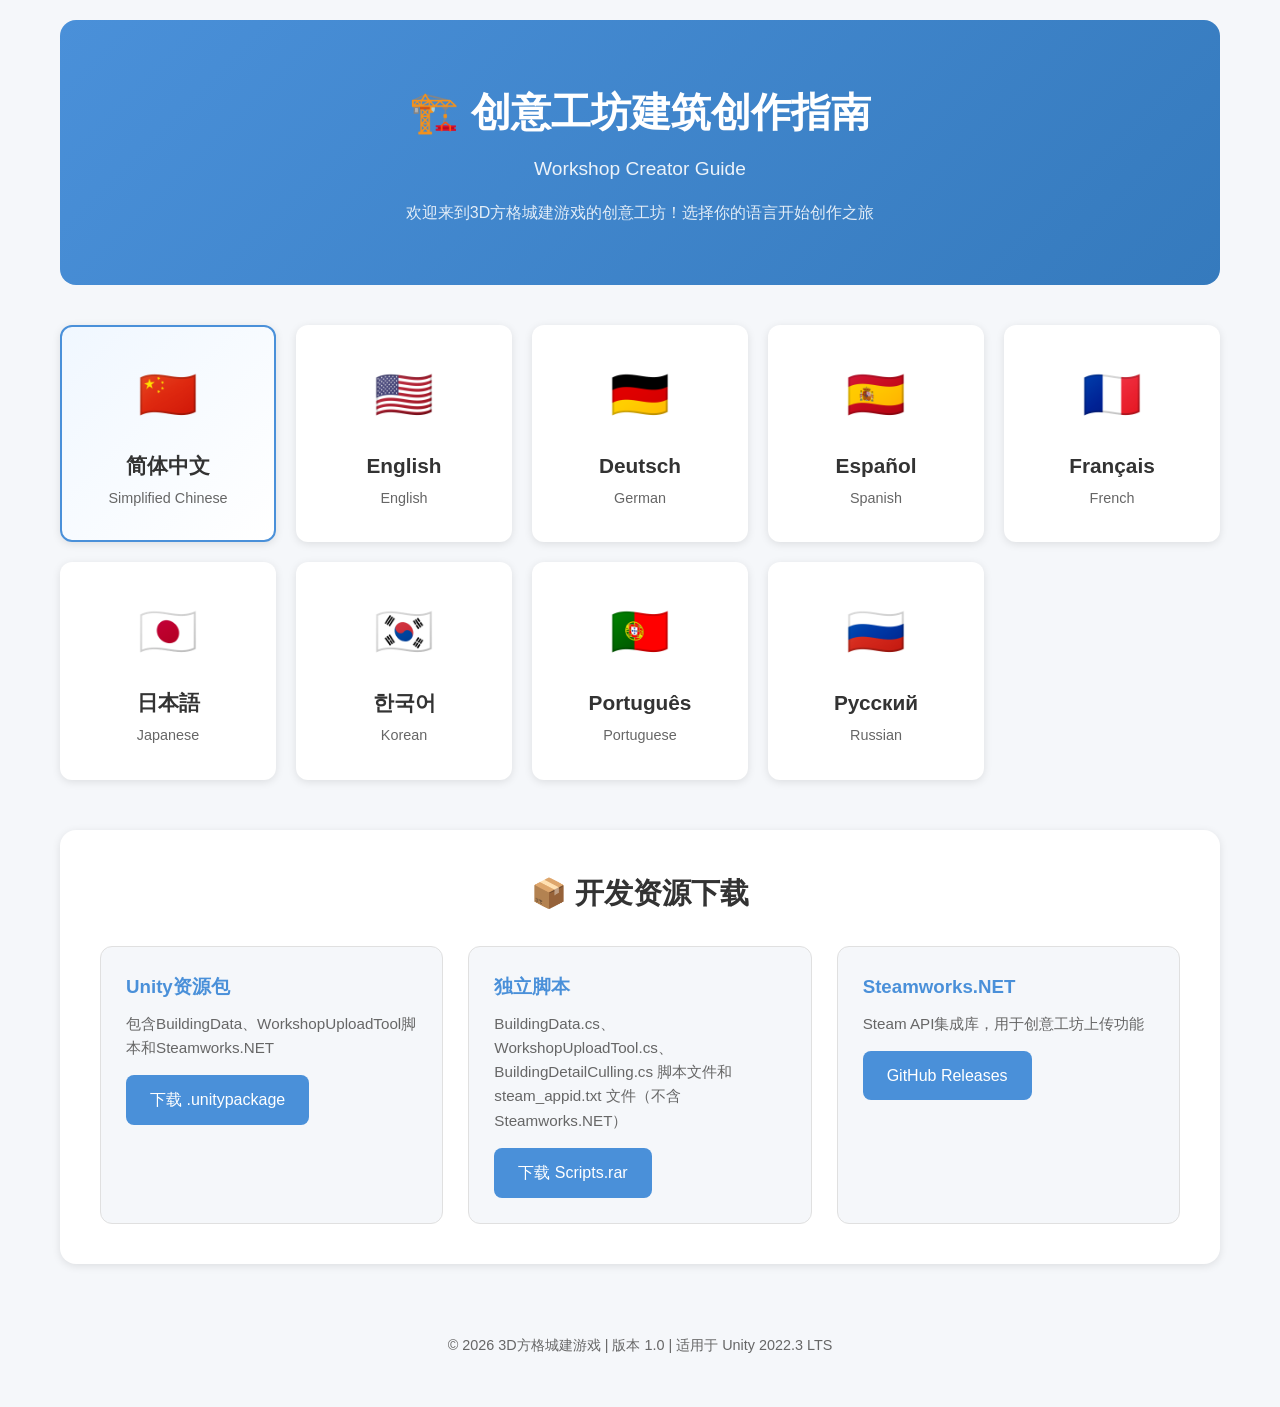
<file: index.html>
<!DOCTYPE html>
<html lang="zh-CN">
<head>
    <meta charset="UTF-8">
    <meta name="viewport" content="width=device-width, initial-scale=1.0">
    <title>创意工坊建筑创作指南 - Workshop Creator Guide</title>
    <link rel="stylesheet" href="style.css">
</head>
<body>
    <div class="container">
        <header class="hero">
            <h1>🏗️ 创意工坊建筑创作指南</h1>
            <p class="subtitle">Workshop Creator Guide</p>
            <p class="description">欢迎来到3D方格城建游戏的创意工坊！选择你的语言开始创作之旅</p>
        </header>

        <main class="language-grid">
            <a href="zh.html" class="language-card primary">
                <span class="flag">🇨🇳</span>
                <h2>简体中文</h2>
                <p>Simplified Chinese</p>
            </a>

            <a href="en.html" class="language-card">
                <span class="flag">🇺🇸</span>
                <h2>English</h2>
                <p>English</p>
            </a>

            <a href="de.html" class="language-card">
                <span class="flag">🇩🇪</span>
                <h2>Deutsch</h2>
                <p>German</p>
            </a>

            <a href="es.html" class="language-card">
                <span class="flag">🇪🇸</span>
                <h2>Español</h2>
                <p>Spanish</p>
            </a>

            <a href="fr.html" class="language-card">
                <span class="flag">🇫🇷</span>
                <h2>Français</h2>
                <p>French</p>
            </a>

            <a href="ja.html" class="language-card">
                <span class="flag">🇯🇵</span>
                <h2>日本語</h2>
                <p>Japanese</p>
            </a>

            <a href="ko.html" class="language-card">
                <span class="flag">🇰🇷</span>
                <h2>한국어</h2>
                <p>Korean</p>
            </a>

            <a href="pt.html" class="language-card">
                <span class="flag">🇵🇹</span>
                <h2>Português</h2>
                <p>Portuguese</p>
            </a>

            <a href="ru.html" class="language-card">
                <span class="flag">🇷🇺</span>
                <h2>Русский</h2>
                <p>Russian</p>
            </a>
        </main>

        <section class="downloads-section">
            <h2>📦 开发资源下载</h2>
            <div class="download-grid">
                <div class="download-card">
                    <h3>Unity资源包</h3>
                    <p>包含BuildingData、WorkshopUploadTool脚本和Steamworks.NET</p>
                    <a href="https://github.com/dennianp98/gridrealm-workshop-creator-guide/blob/main/WorkshopUpload.unitypackage" class="btn-download">下载 .unitypackage</a>
                </div>
                <div class="download-card">
                    <h3>独立脚本</h3>
                    <p>BuildingData.cs、WorkshopUploadTool.cs、BuildingDetailCulling.cs 脚本文件和 steam_appid.txt 文件（不含Steamworks.NET）</p>
                    <a href="https://github.com/dennianp98/gridrealm-workshop-creator-guide/blob/main/Scripts.rar" class="btn-download">下载 Scripts.rar</a>
                </div>
                <div class="download-card">
                    <h3>Steamworks.NET</h3>
                    <p>Steam API集成库，用于创意工坊上传功能</p>
                    <a href="https://github.com/rlabrecque/Steamworks.NET/releases" target="_blank" class="btn-download">GitHub Releases</a>
                </div>
            </div>
        </section>

        <footer>
            <p>© 2026 3D方格城建游戏 | 版本 1.0 | 适用于 Unity 2022.3 LTS</p>
        </footer>
    </div>
</body>
</html>
</file>
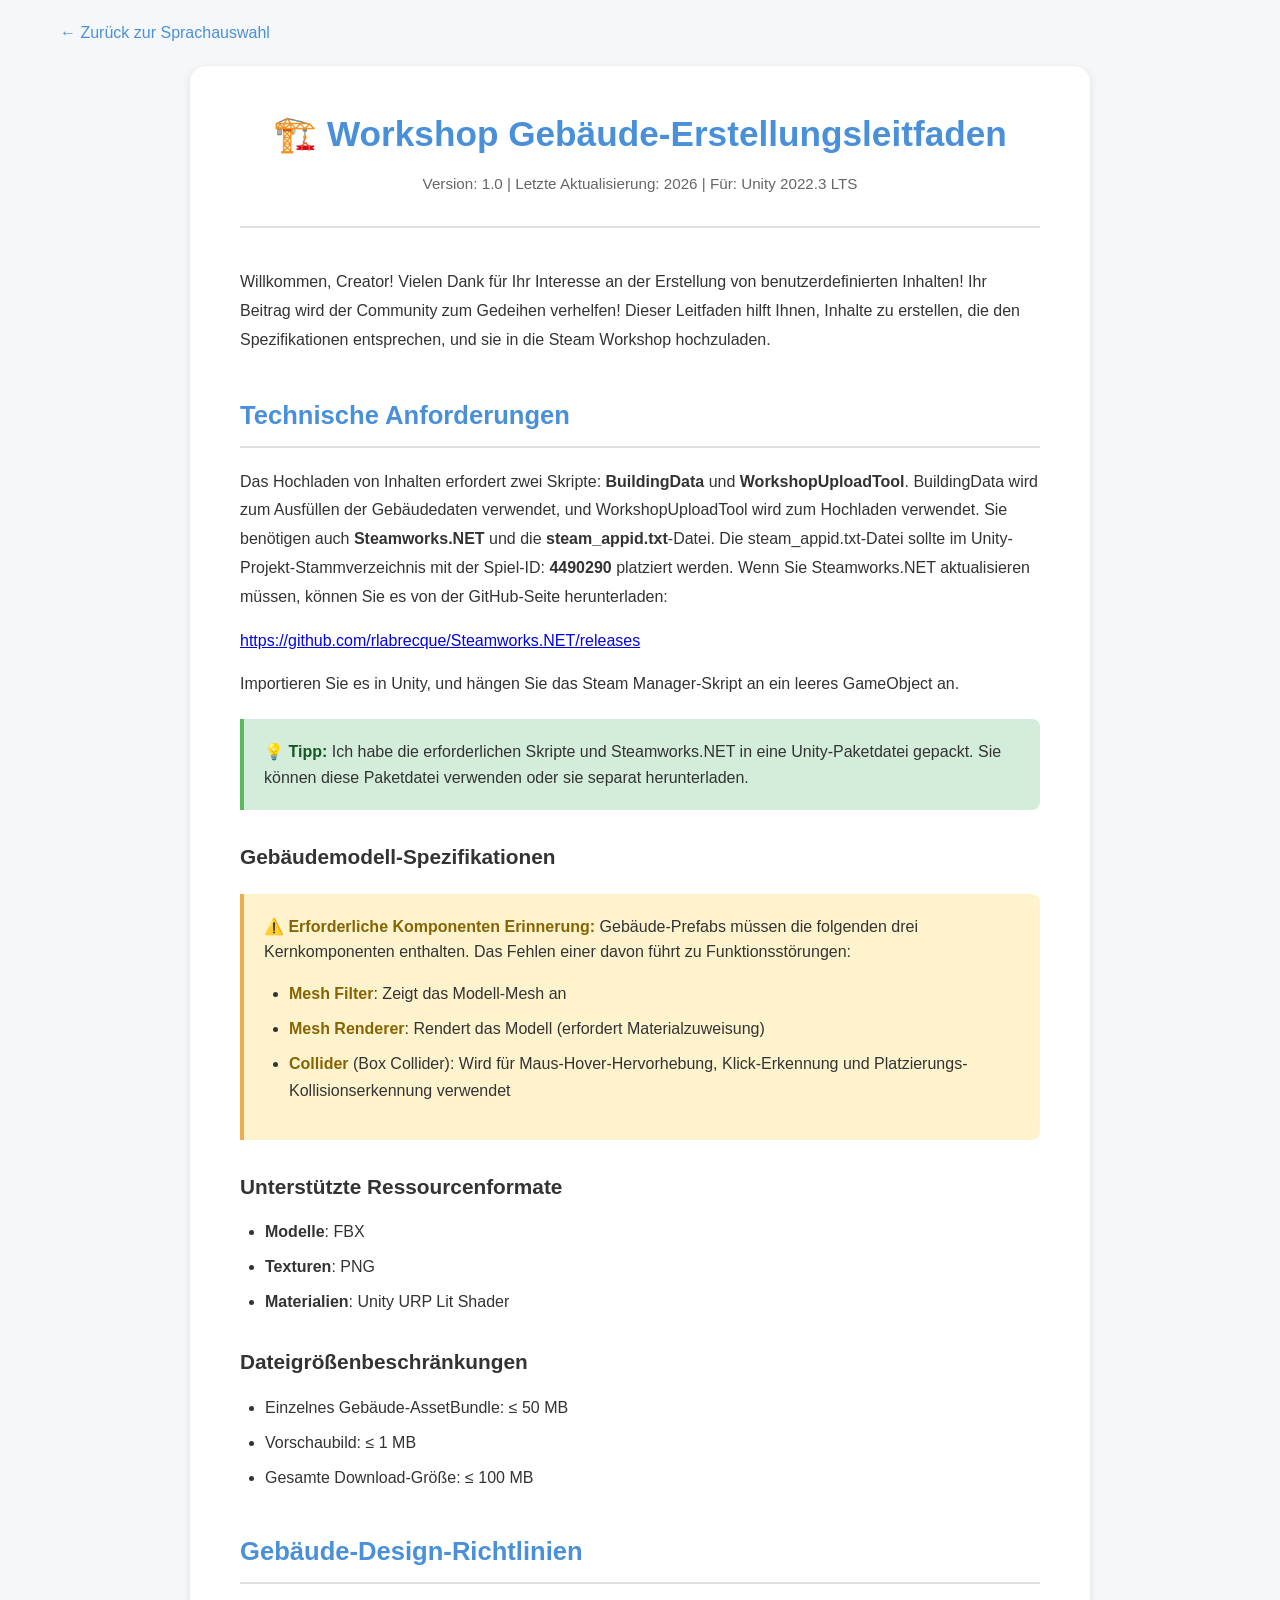
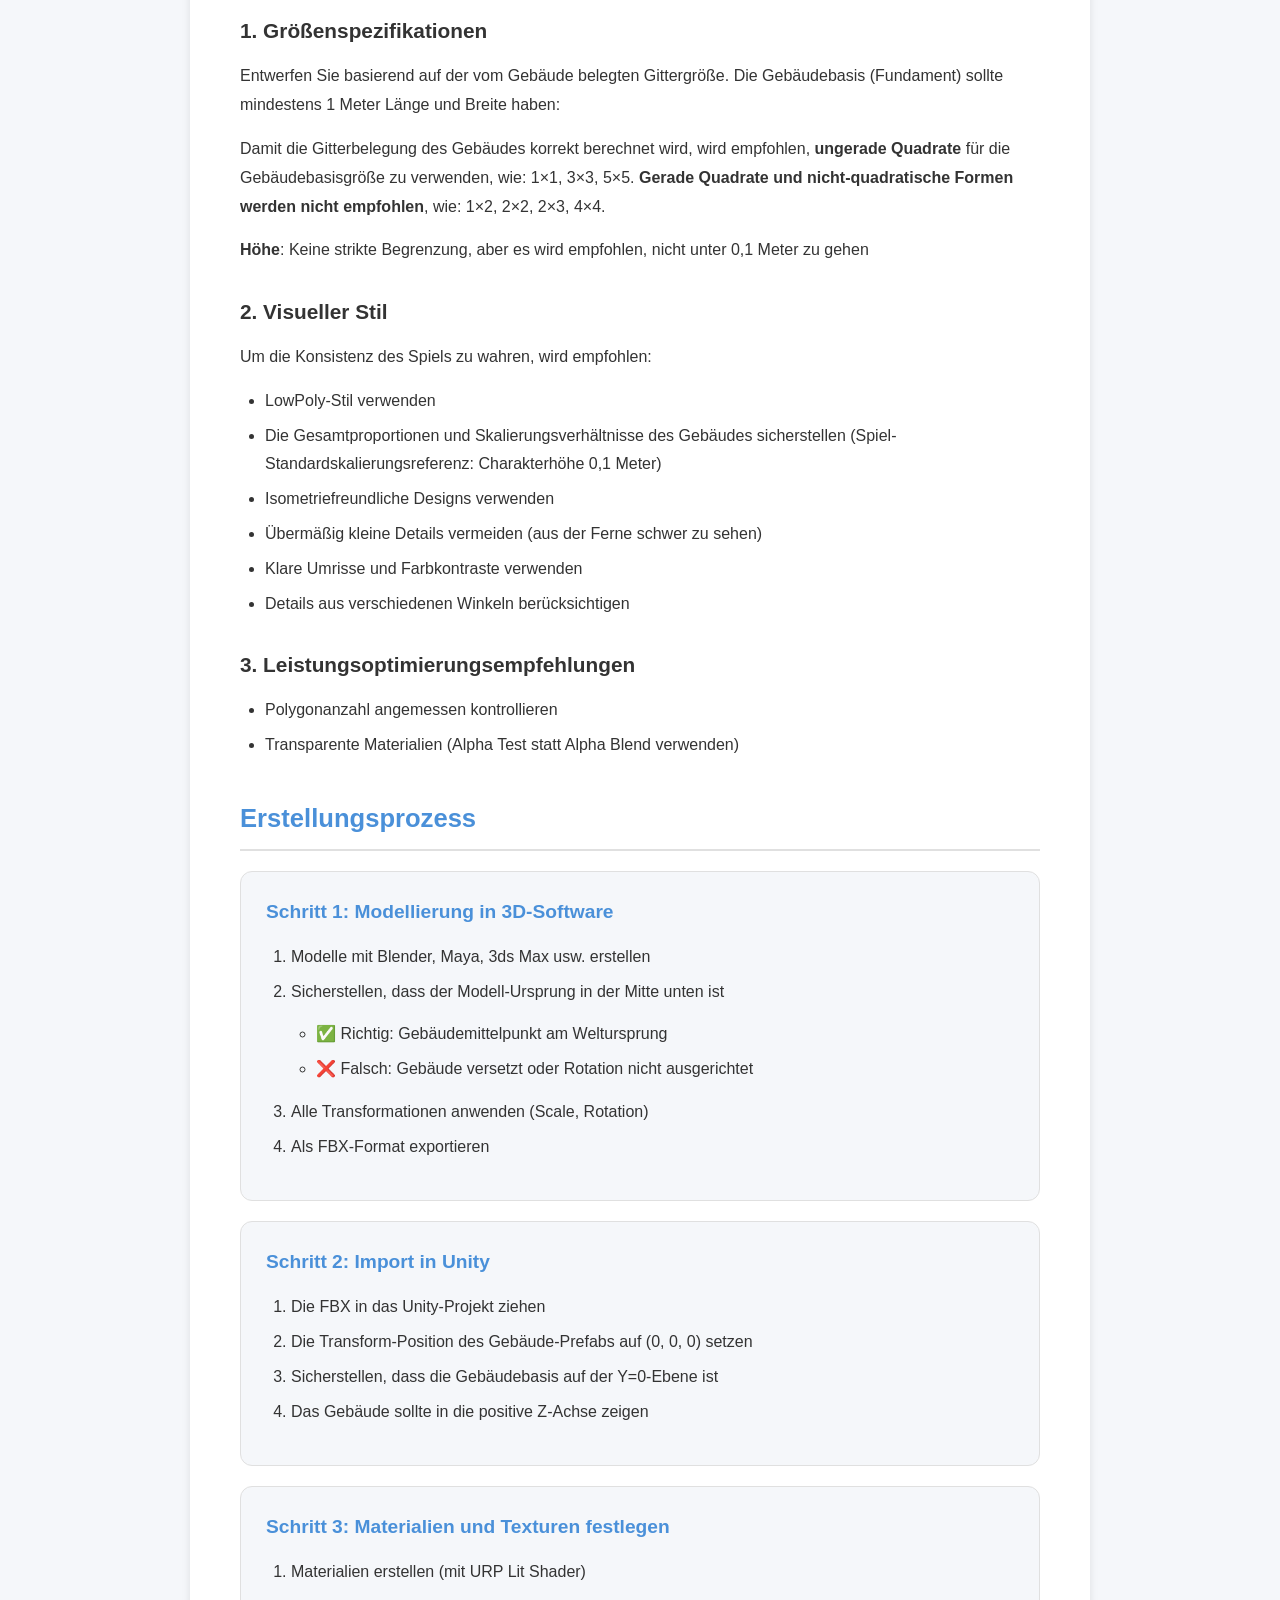
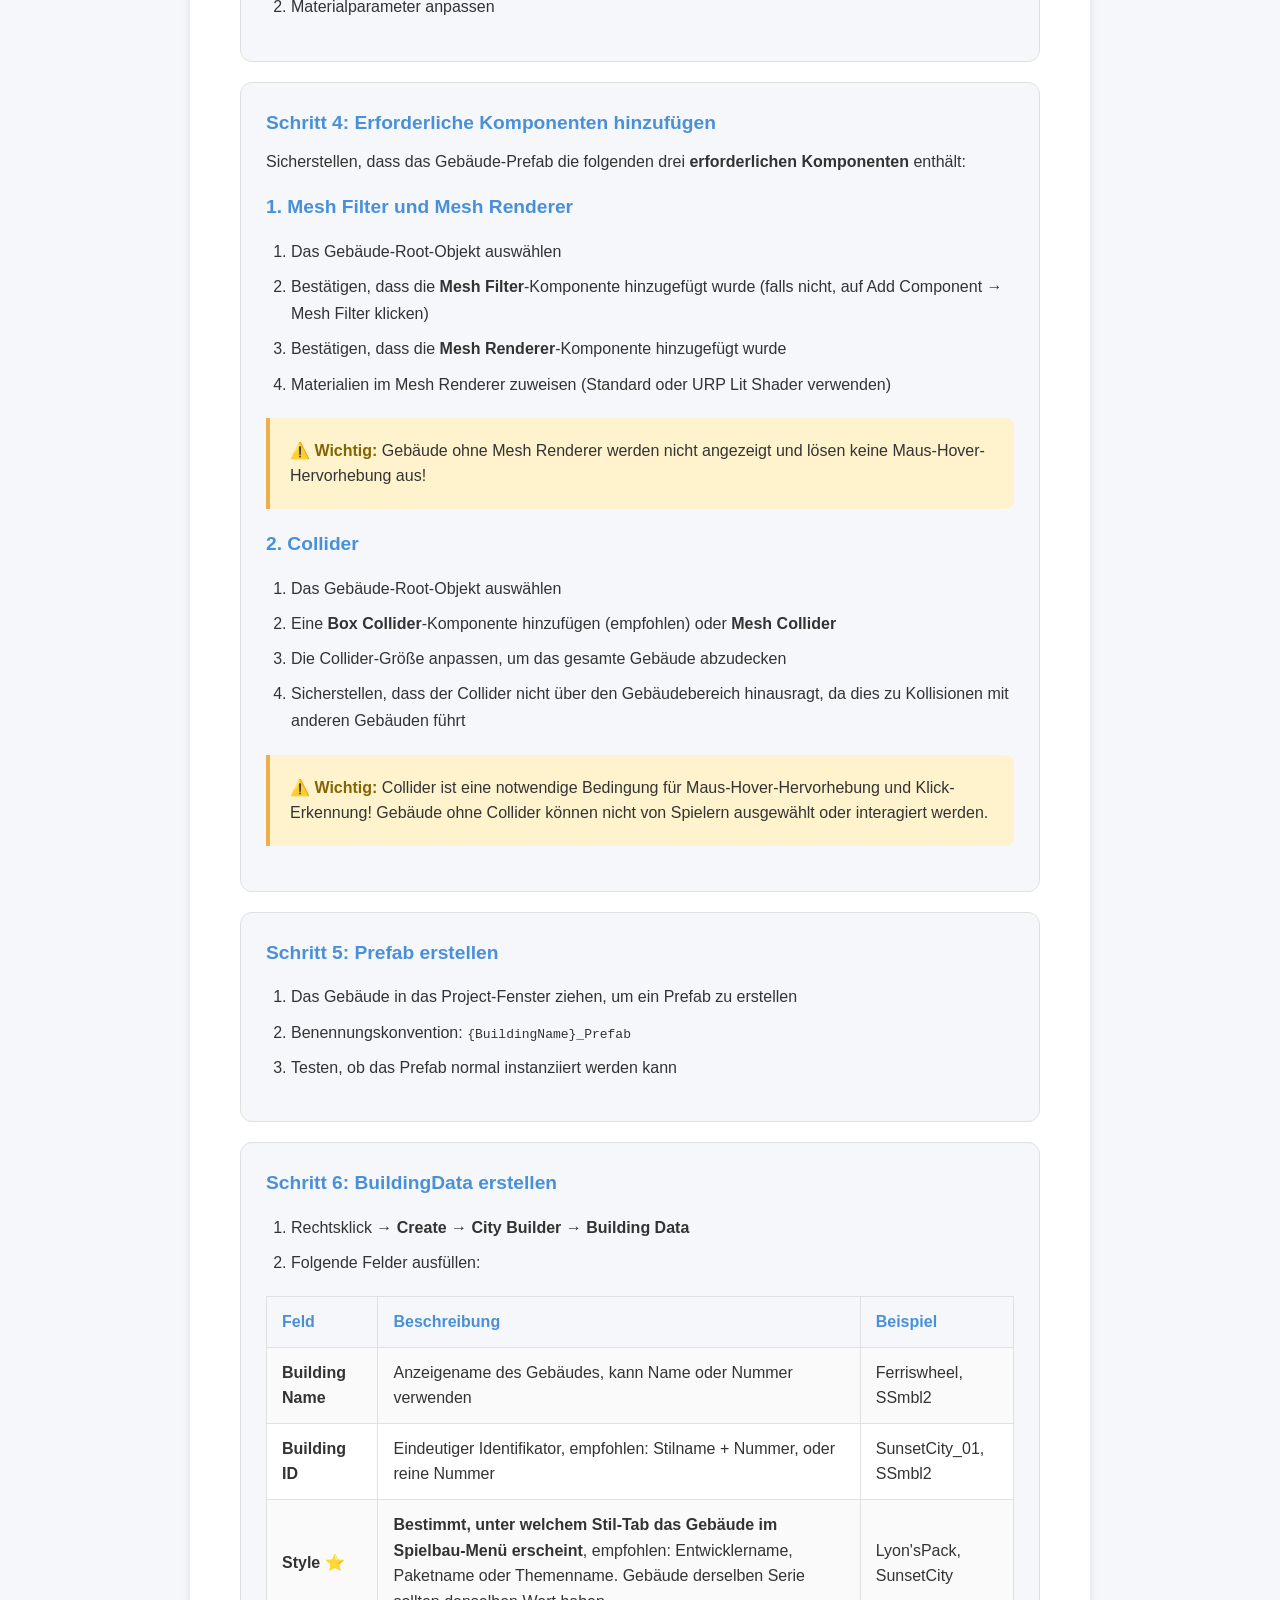
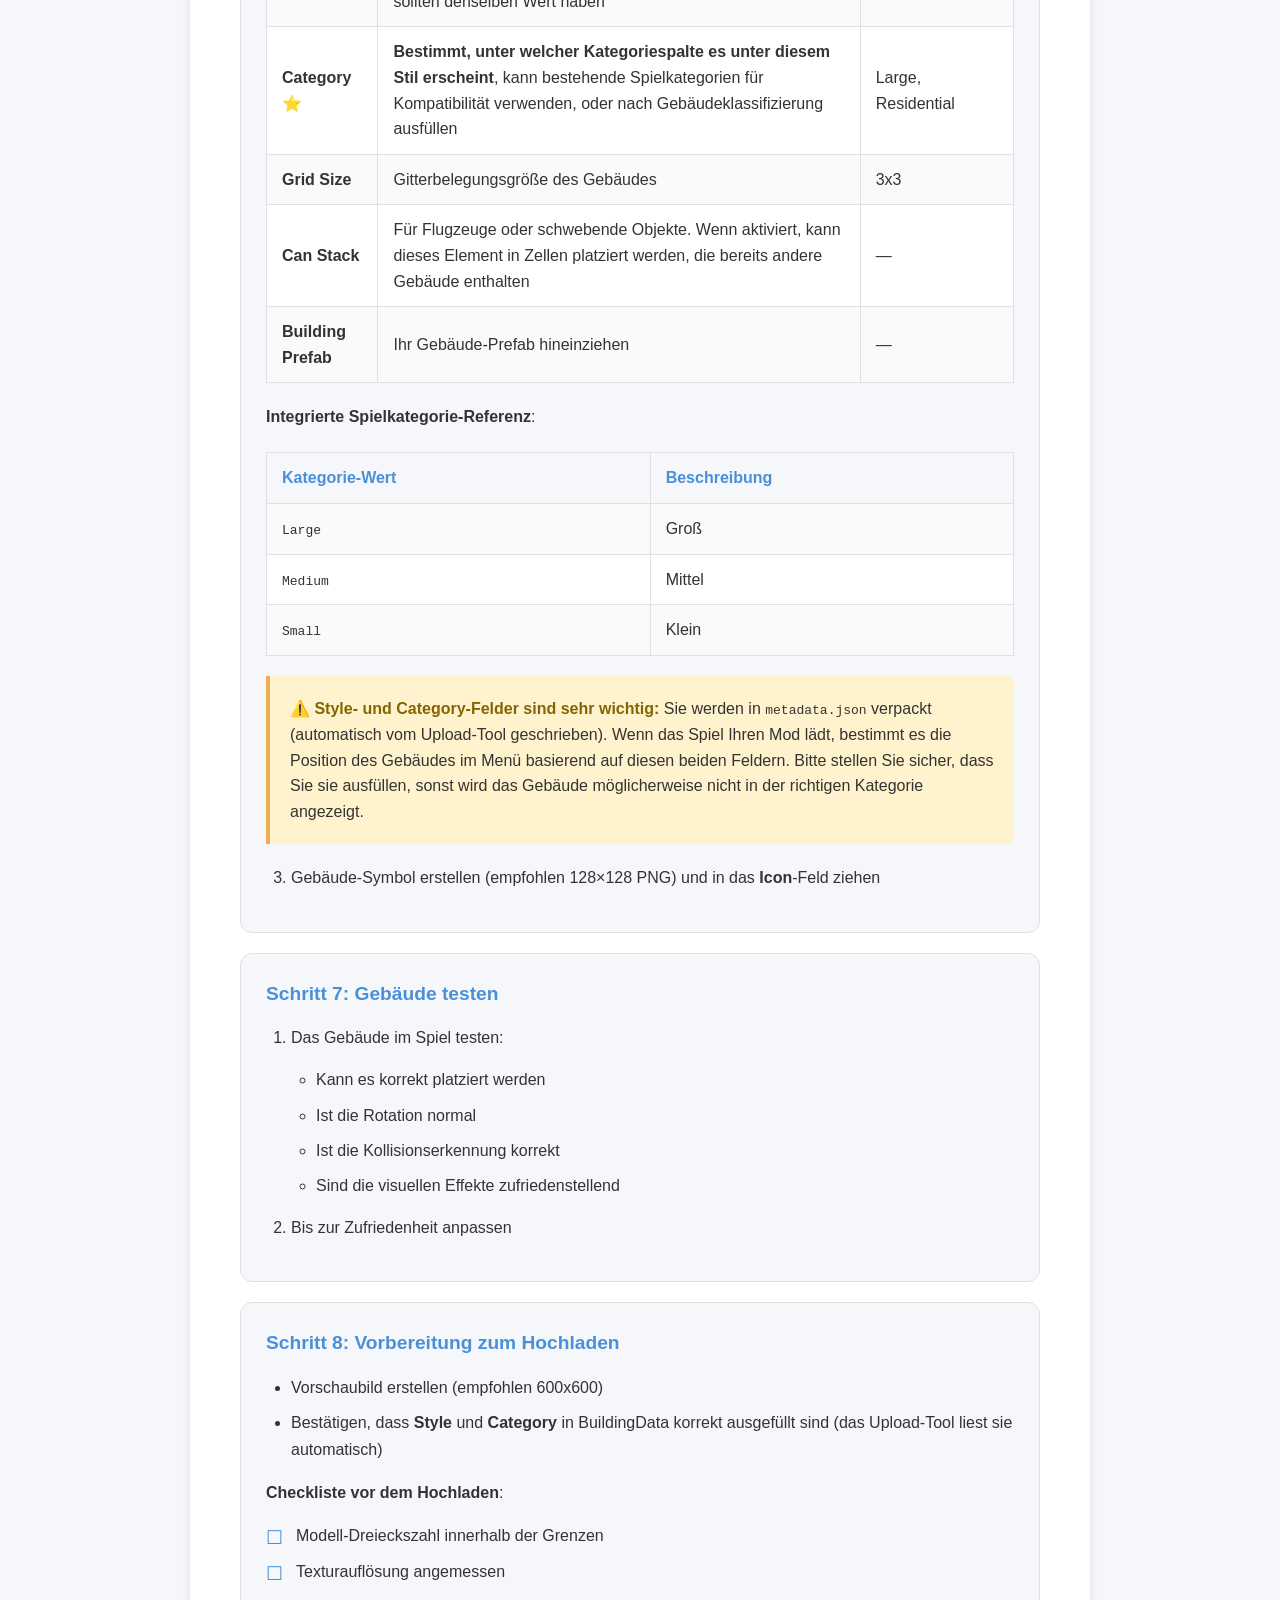
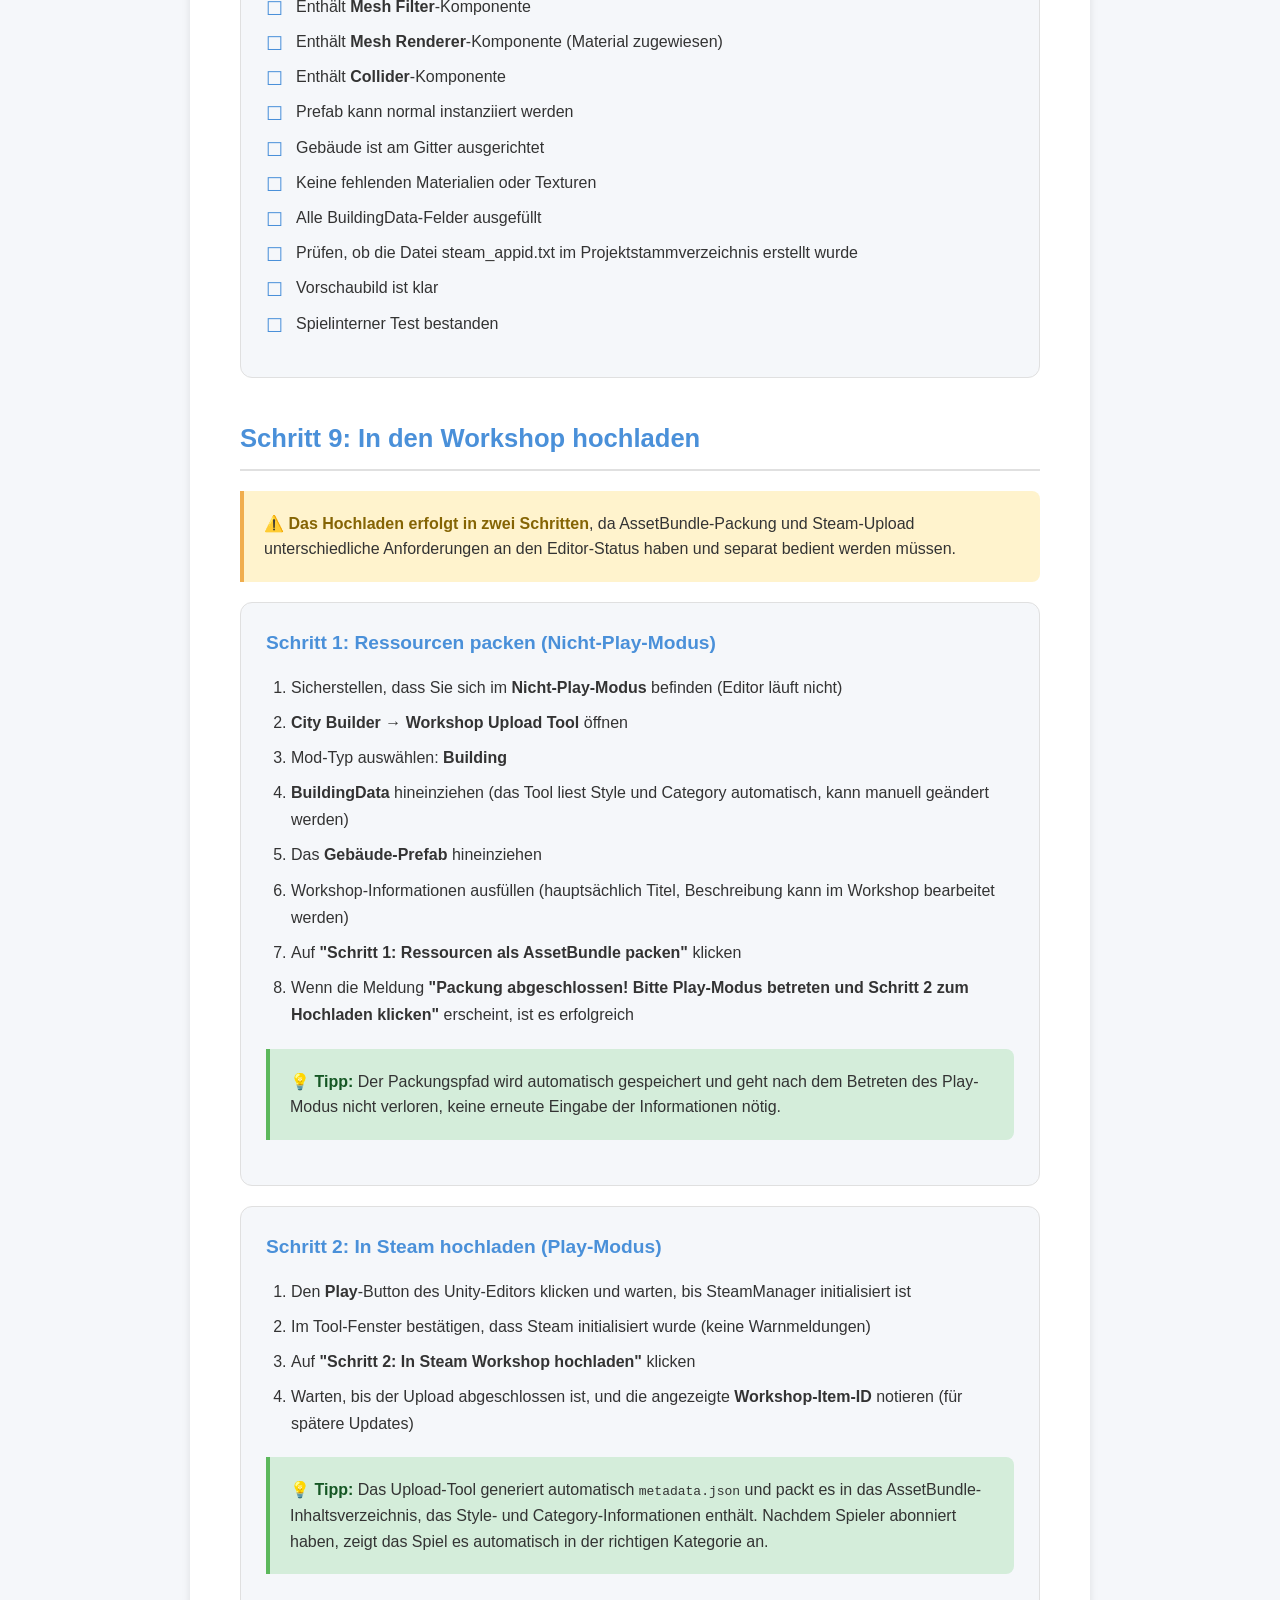
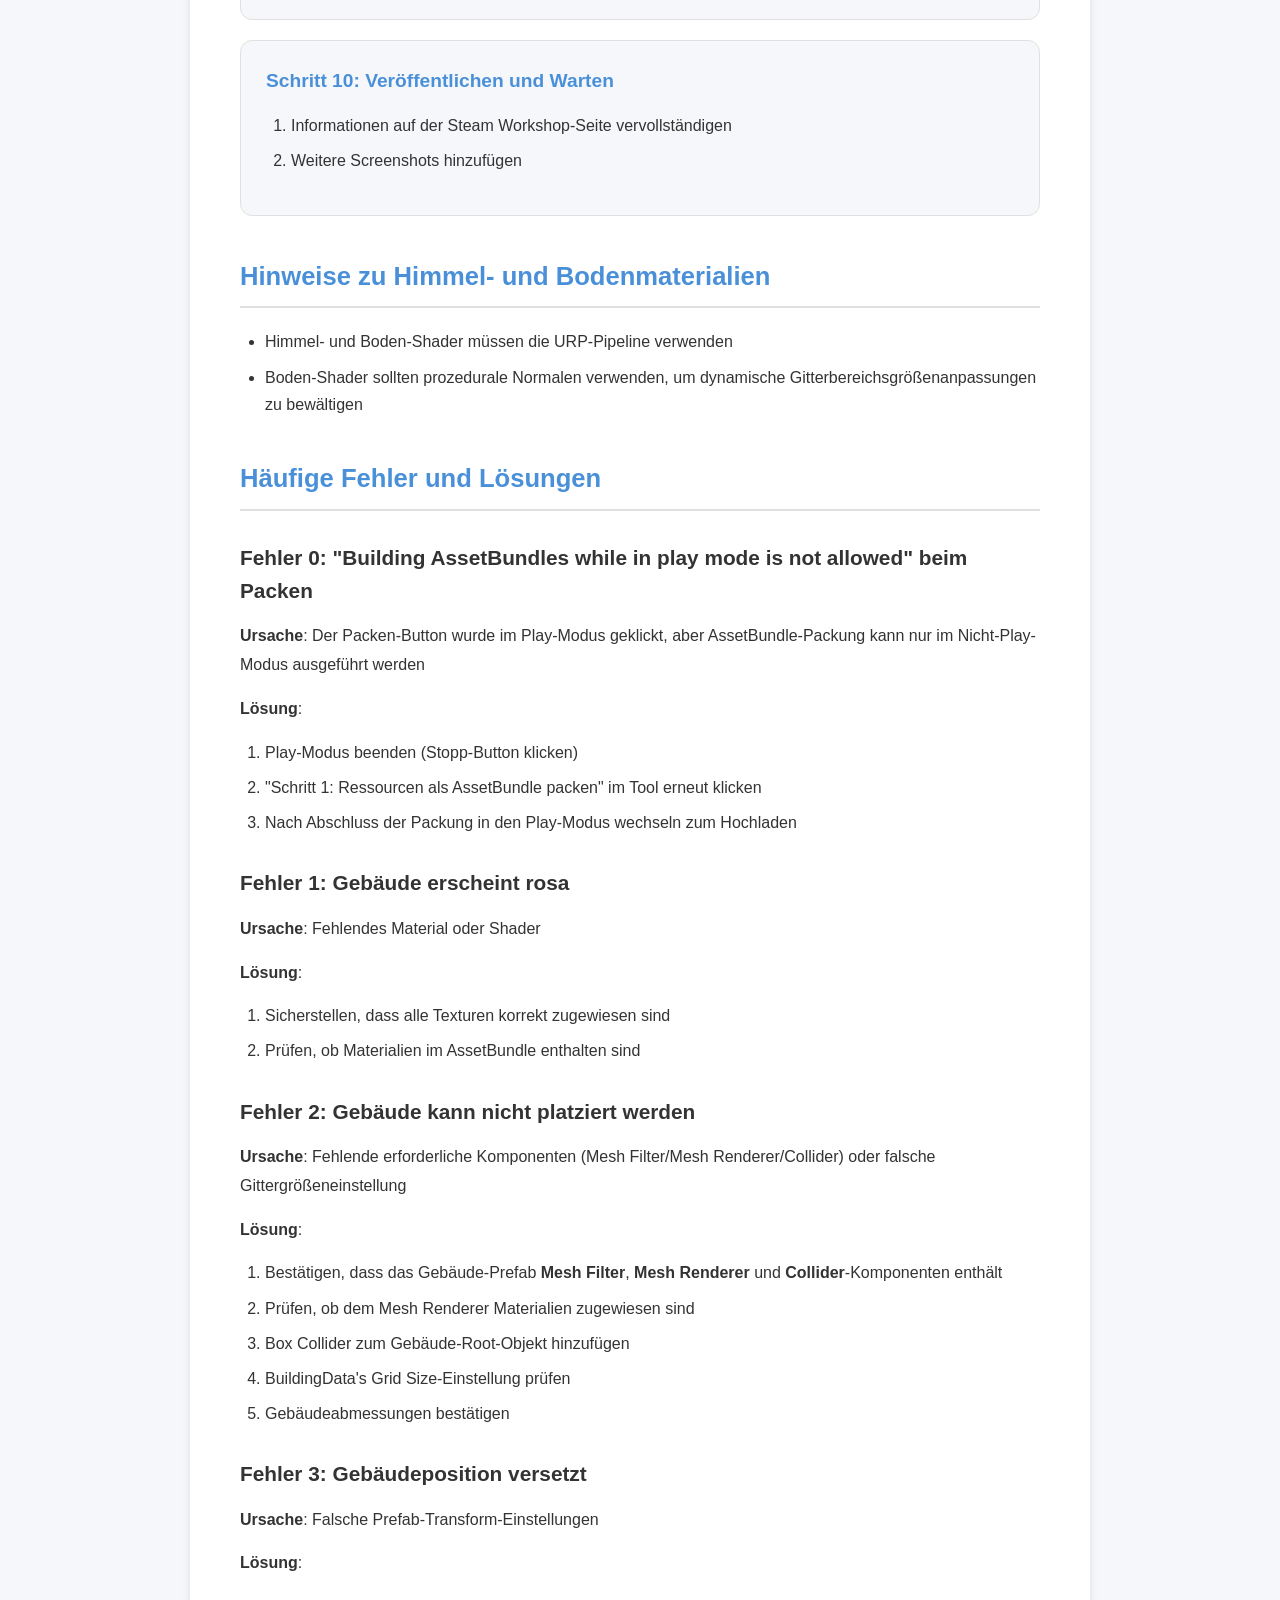
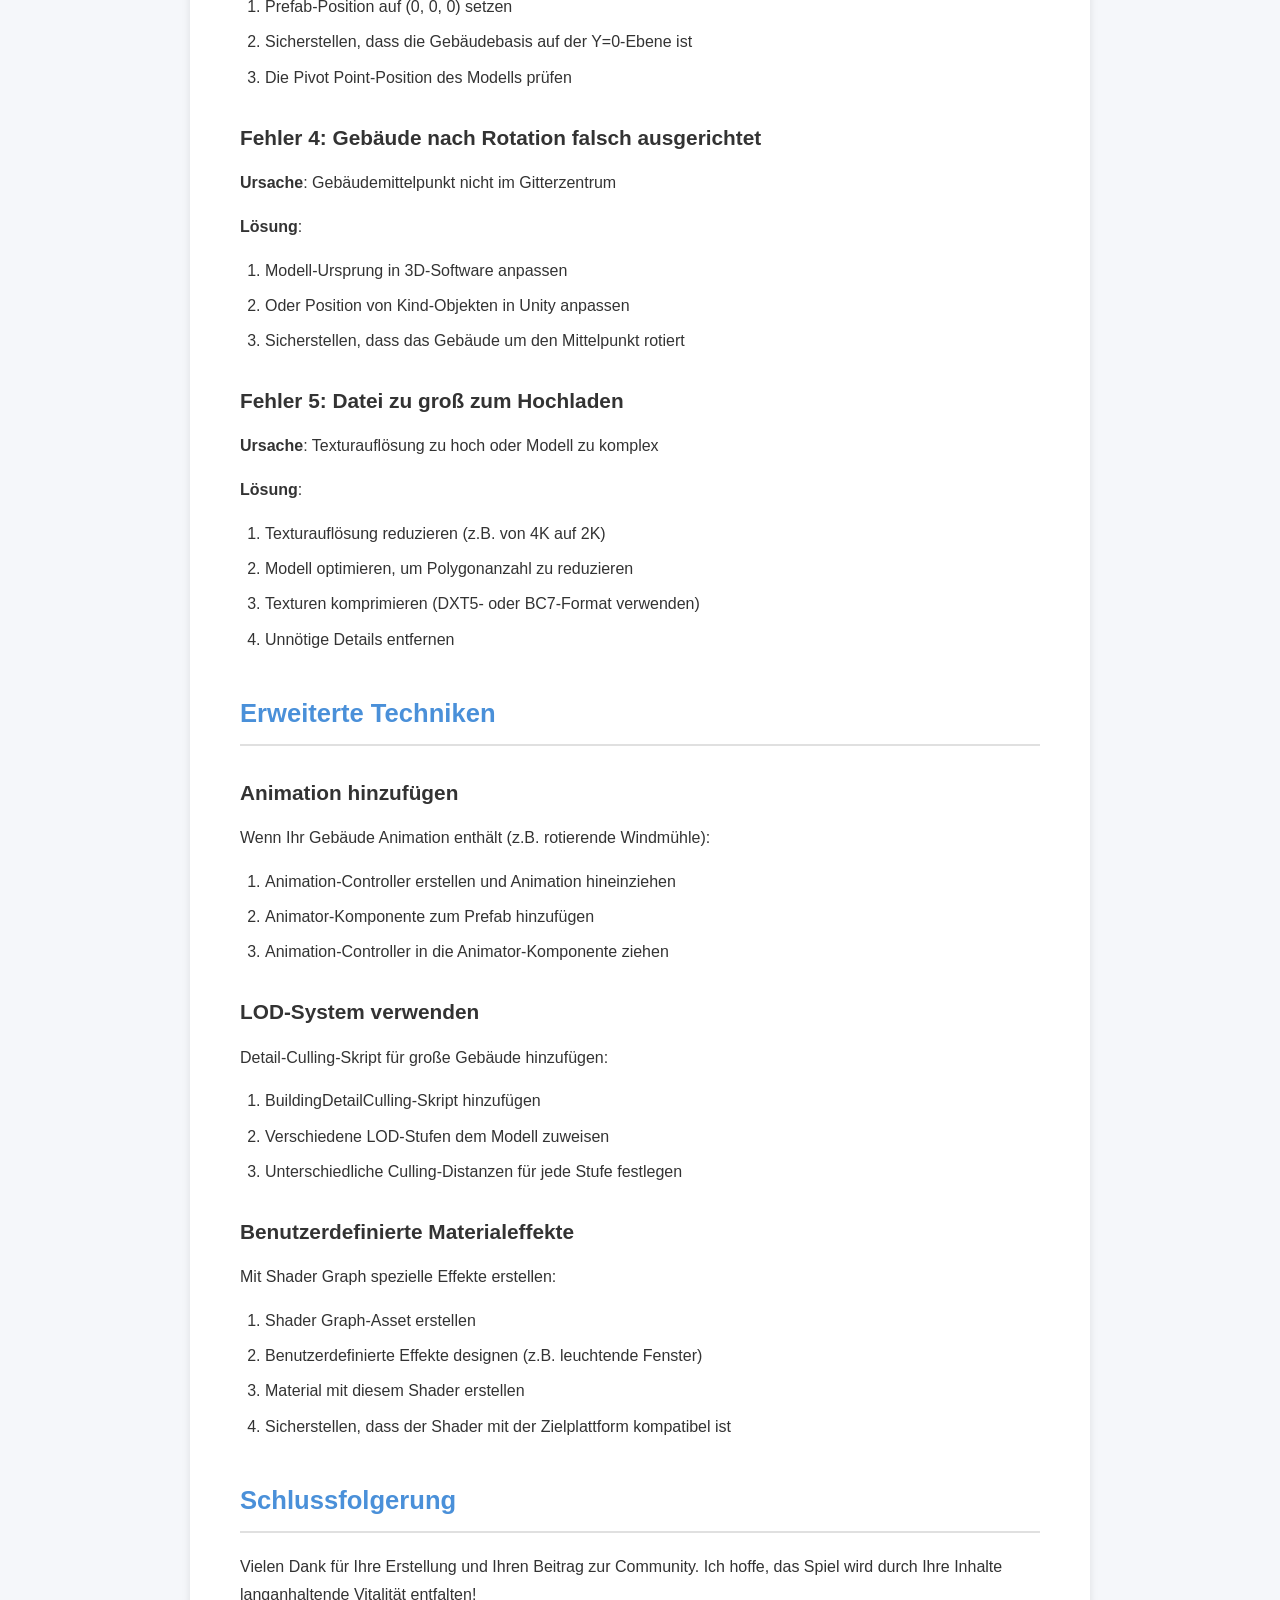
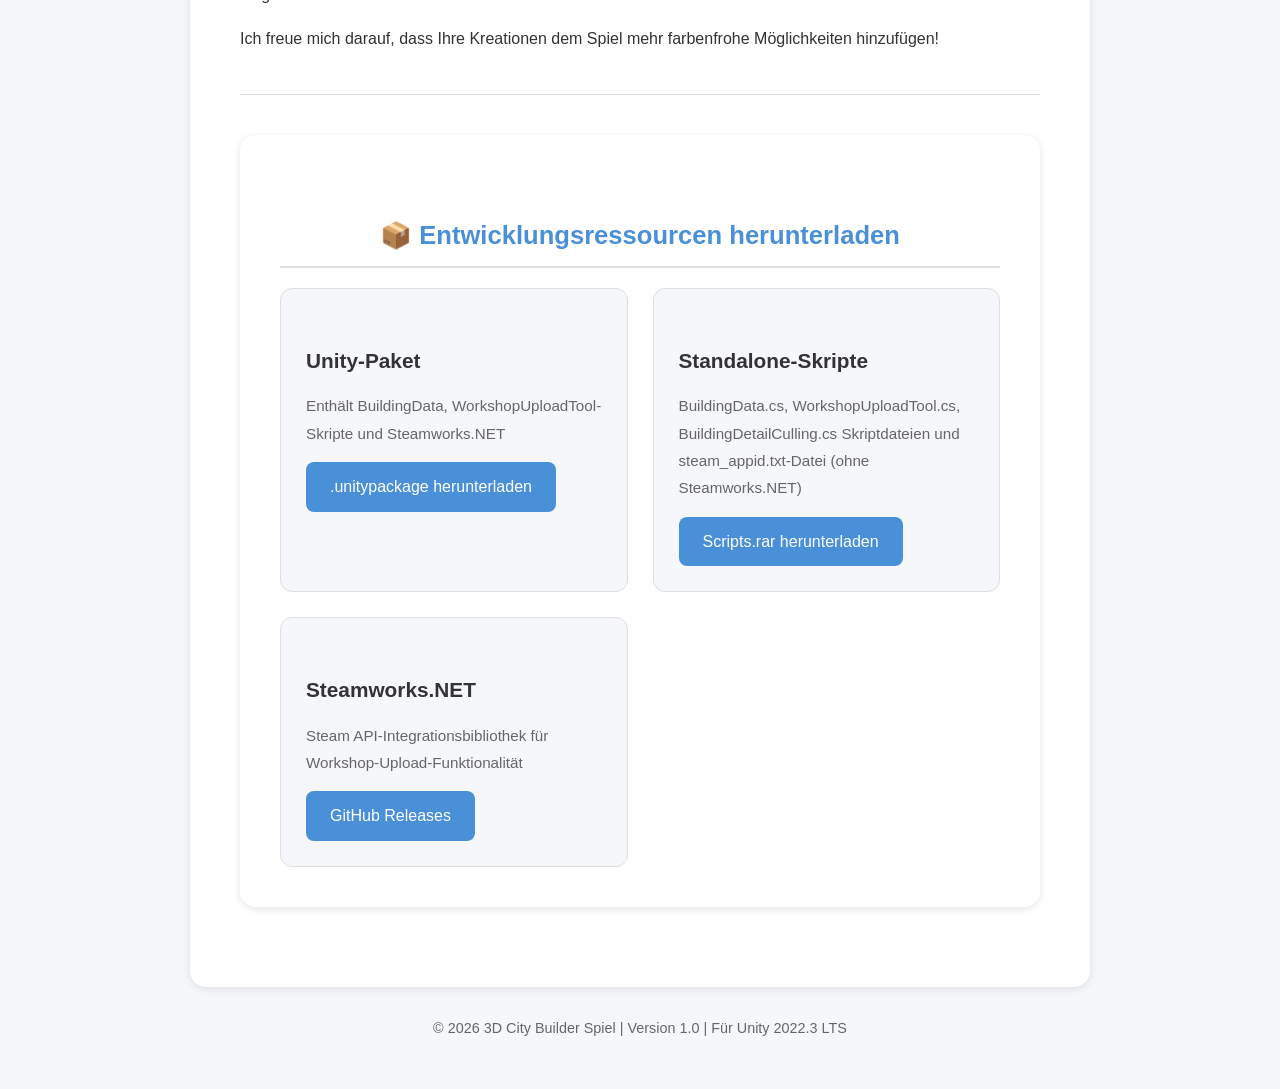
<file: de.html>
<!DOCTYPE html>
<html lang="de">
<head>
    <meta charset="UTF-8">
    <meta name="viewport" content="width=device-width, initial-scale=1.0">
    <title>Workshop Gebäude-Erstellungsleitfaden - Deutsch</title>
    <link rel="stylesheet" href="style.css">
</head>
<body>
    <div class="container">
        <a href="index.html" class="back-link">← Zurück zur Sprachauswahl</a>
        
        <div class="guide-container">
            <header class="guide-header">
                <h1>🏗️ Workshop Gebäude-Erstellungsleitfaden</h1>
                <p class="version">Version: 1.0 | Letzte Aktualisierung: 2026 | Für: Unity 2022.3 LTS</p>
            </header>

            <div class="guide-content">
                <p>Willkommen, Creator! Vielen Dank für Ihr Interesse an der Erstellung von benutzerdefinierten Inhalten! Ihr Beitrag wird der Community zum Gedeihen verhelfen! Dieser Leitfaden hilft Ihnen, Inhalte zu erstellen, die den Spezifikationen entsprechen, und sie in die Steam Workshop hochzuladen.</p>

                <h2>Technische Anforderungen</h2>
                <p>Das Hochladen von Inhalten erfordert zwei Skripte: <strong>BuildingData</strong> und <strong>WorkshopUploadTool</strong>. BuildingData wird zum Ausfüllen der Gebäudedaten verwendet, und WorkshopUploadTool wird zum Hochladen verwendet. Sie benötigen auch <strong>Steamworks.NET</strong> und die <strong>steam_appid.txt</strong>-Datei. Die steam_appid.txt-Datei sollte im Unity-Projekt-Stammverzeichnis mit der Spiel-ID: <strong>4490290</strong> platziert werden. Wenn Sie Steamworks.NET aktualisieren müssen, können Sie es von der GitHub-Seite herunterladen:</p>
                <p><a href="https://github.com/rlabrecque/Steamworks.NET/releases" target="_blank">https://github.com/rlabrecque/Steamworks.NET/releases</a></p>
                <p>Importieren Sie es in Unity, und hängen Sie das Steam Manager-Skript an ein leeres GameObject an.</p>

                <div class="tip-box">
                    <strong>💡 Tipp:</strong> Ich habe die erforderlichen Skripte und Steamworks.NET in eine Unity-Paketdatei gepackt. Sie können diese Paketdatei verwenden oder sie separat herunterladen.
                </div>

                <h3>Gebäudemodell-Spezifikationen</h3>
                <div class="warning-box">
                    <strong>⚠️ Erforderliche Komponenten Erinnerung:</strong> Gebäude-Prefabs müssen die folgenden drei Kernkomponenten enthalten. Das Fehlen einer davon führt zu Funktionsstörungen:
                    <ul>
                        <li><strong>Mesh Filter</strong>: Zeigt das Modell-Mesh an</li>
                        <li><strong>Mesh Renderer</strong>: Rendert das Modell (erfordert Materialzuweisung)</li>
                        <li><strong>Collider</strong> (Box Collider): Wird für Maus-Hover-Hervorhebung, Klick-Erkennung und Platzierungs-Kollisionserkennung verwendet</li>
                    </ul>
                </div>

                <h3>Unterstützte Ressourcenformate</h3>
                <ul>
                    <li><strong>Modelle</strong>: FBX</li>
                    <li><strong>Texturen</strong>: PNG</li>
                    <li><strong>Materialien</strong>: Unity URP Lit Shader</li>
                </ul>

                <h3>Dateigrößenbeschränkungen</h3>
                <ul>
                    <li>Einzelnes Gebäude-AssetBundle: ≤ 50 MB</li>
                    <li>Vorschaubild: ≤ 1 MB</li>
                    <li>Gesamte Download-Größe: ≤ 100 MB</li>
                </ul>

                <h2>Gebäude-Design-Richtlinien</h2>

                <h3>1. Größenspezifikationen</h3>
                <p>Entwerfen Sie basierend auf der vom Gebäude belegten Gittergröße. Die Gebäudebasis (Fundament) sollte mindestens 1 Meter Länge und Breite haben:</p>
                <p>Damit die Gitterbelegung des Gebäudes korrekt berechnet wird, wird empfohlen, <strong>ungerade Quadrate</strong> für die Gebäudebasisgröße zu verwenden, wie: 1×1, 3×3, 5×5. <strong>Gerade Quadrate und nicht-quadratische Formen werden nicht empfohlen</strong>, wie: 1×2, 2×2, 2×3, 4×4.</p>
                <p><strong>Höhe</strong>: Keine strikte Begrenzung, aber es wird empfohlen, nicht unter 0,1 Meter zu gehen</p>

                <h3>2. Visueller Stil</h3>
                <p>Um die Konsistenz des Spiels zu wahren, wird empfohlen:</p>
                <ul>
                    <li>LowPoly-Stil verwenden</li>
                    <li>Die Gesamtproportionen und Skalierungsverhältnisse des Gebäudes sicherstellen (Spiel-Standardskalierungsreferenz: Charakterhöhe 0,1 Meter)</li>
                    <li>Isometriefreundliche Designs verwenden</li>
                    <li>Übermäßig kleine Details vermeiden (aus der Ferne schwer zu sehen)</li>
                    <li>Klare Umrisse und Farbkontraste verwenden</li>
                    <li>Details aus verschiedenen Winkeln berücksichtigen</li>
                </ul>

                <h3>3. Leistungsoptimierungsempfehlungen</h3>
                <ul>
                    <li>Polygonanzahl angemessen kontrollieren</li>
                    <li>Transparente Materialien (Alpha Test statt Alpha Blend verwenden)</li>
                </ul>

                <h2>Erstellungsprozess</h2>

                <div class="step-card">
                    <h4>Schritt 1: Modellierung in 3D-Software</h4>
                    <ol>
                        <li>Modelle mit Blender, Maya, 3ds Max usw. erstellen</li>
                        <li>Sicherstellen, dass der Modell-Ursprung in der Mitte unten ist
                            <ul>
                                <li>✅ Richtig: Gebäudemittelpunkt am Weltursprung</li>
                                <li>❌ Falsch: Gebäude versetzt oder Rotation nicht ausgerichtet</li>
                            </ul>
                        </li>
                        <li>Alle Transformationen anwenden (Scale, Rotation)</li>
                        <li>Als FBX-Format exportieren</li>
                    </ol>
                </div>

                <div class="step-card">
                    <h4>Schritt 2: Import in Unity</h4>
                    <ol>
                        <li>Die FBX in das Unity-Projekt ziehen</li>
                        <li>Die Transform-Position des Gebäude-Prefabs auf (0, 0, 0) setzen</li>
                        <li>Sicherstellen, dass die Gebäudebasis auf der Y=0-Ebene ist</li>
                        <li>Das Gebäude sollte in die positive Z-Achse zeigen</li>
                    </ol>
                </div>

                <div class="step-card">
                    <h4>Schritt 3: Materialien und Texturen festlegen</h4>
                    <ol>
                        <li>Materialien erstellen (mit URP Lit Shader)</li>
                        <li>Materialparameter anpassen</li>
                    </ol>
                </div>

                <div class="step-card">
                    <h4>Schritt 4: Erforderliche Komponenten hinzufügen</h4>
                    <p>Sicherstellen, dass das Gebäude-Prefab die folgenden drei <strong>erforderlichen Komponenten</strong> enthält:</p>
                    
                    <h4>1. Mesh Filter und Mesh Renderer</h4>
                    <ol>
                        <li>Das Gebäude-Root-Objekt auswählen</li>
                        <li>Bestätigen, dass die <strong>Mesh Filter</strong>-Komponente hinzugefügt wurde (falls nicht, auf Add Component → Mesh Filter klicken)</li>
                        <li>Bestätigen, dass die <strong>Mesh Renderer</strong>-Komponente hinzugefügt wurde</li>
                        <li>Materialien im Mesh Renderer zuweisen (Standard oder URP Lit Shader verwenden)</li>
                    </ol>
                    <div class="warning-box">
                        <strong>⚠️ Wichtig:</strong> Gebäude ohne Mesh Renderer werden nicht angezeigt und lösen keine Maus-Hover-Hervorhebung aus!
                    </div>

                    <h4>2. Collider</h4>
                    <ol>
                        <li>Das Gebäude-Root-Objekt auswählen</li>
                        <li>Eine <strong>Box Collider</strong>-Komponente hinzufügen (empfohlen) oder <strong>Mesh Collider</strong></li>
                        <li>Die Collider-Größe anpassen, um das gesamte Gebäude abzudecken</li>
                        <li>Sicherstellen, dass der Collider nicht über den Gebäudebereich hinausragt, da dies zu Kollisionen mit anderen Gebäuden führt</li>
                    </ol>
                    <div class="warning-box">
                        <strong>⚠️ Wichtig:</strong> Collider ist eine notwendige Bedingung für Maus-Hover-Hervorhebung und Klick-Erkennung! Gebäude ohne Collider können nicht von Spielern ausgewählt oder interagiert werden.
                    </div>
                </div>

                <div class="step-card">
                    <h4>Schritt 5: Prefab erstellen</h4>
                    <ol>
                        <li>Das Gebäude in das Project-Fenster ziehen, um ein Prefab zu erstellen</li>
                        <li>Benennungskonvention: <code>{BuildingName}_Prefab</code></li>
                        <li>Testen, ob das Prefab normal instanziiert werden kann</li>
                    </ol>
                </div>

                <div class="step-card">
                    <h4>Schritt 6: BuildingData erstellen</h4>
                    <ol>
                        <li>Rechtsklick → <strong>Create → City Builder → Building Data</strong></li>
                        <li>Folgende Felder ausfüllen:</li>
                    </ol>
                    
                    <table>
                        <tr>
                            <th>Feld</th>
                            <th>Beschreibung</th>
                            <th>Beispiel</th>
                        </tr>
                        <tr>
                            <td><strong>Building Name</strong></td>
                            <td>Anzeigename des Gebäudes, kann Name oder Nummer verwenden</td>
                            <td>Ferriswheel, SSmbl2</td>
                        </tr>
                        <tr>
                            <td><strong>Building ID</strong></td>
                            <td>Eindeutiger Identifikator, empfohlen: Stilname + Nummer, oder reine Nummer</td>
                            <td>SunsetCity_01, SSmbl2</td>
                        </tr>
                        <tr>
                            <td><strong>Style</strong> ⭐</td>
                            <td><strong>Bestimmt, unter welchem Stil-Tab das Gebäude im Spielbau-Menü erscheint</strong>, empfohlen: Entwicklername, Paketname oder Themenname. Gebäude derselben Serie sollten denselben Wert haben</td>
                            <td>Lyon'sPack, SunsetCity</td>
                        </tr>
                        <tr>
                            <td><strong>Category</strong> ⭐</td>
                            <td><strong>Bestimmt, unter welcher Kategoriespalte es unter diesem Stil erscheint</strong>, kann bestehende Spielkategorien für Kompatibilität verwenden, oder nach Gebäudeklassifizierung ausfüllen</td>
                            <td>Large, Residential</td>
                        </tr>
                        <tr>
                            <td><strong>Grid Size</strong></td>
                            <td>Gitterbelegungsgröße des Gebäudes</td>
                            <td>3x3</td>
                        </tr>
                        <tr>
                            <td><strong>Can Stack</strong></td>
                            <td>Für Flugzeuge oder schwebende Objekte. Wenn aktiviert, kann dieses Element in Zellen platziert werden, die bereits andere Gebäude enthalten</td>
                            <td>—</td>
                        </tr>
                        <tr>
                            <td><strong>Building Prefab</strong></td>
                            <td>Ihr Gebäude-Prefab hineinziehen</td>
                            <td>—</td>
                        </tr>
                    </table>

                    <p><strong>Integrierte Spielkategorie-Referenz</strong>:</p>
                    <table>
                        <tr>
                            <th>Kategorie-Wert</th>
                            <th>Beschreibung</th>
                        </tr>
                        <tr><td><code>Large</code></td><td>Groß</td></tr>
                        <tr><td><code>Medium</code></td><td>Mittel</td></tr>
                        <tr><td><code>Small</code></td><td>Klein</td></tr>
                    </table>

                    <div class="warning-box">
                        <strong>⚠️ Style- und Category-Felder sind sehr wichtig:</strong> Sie werden in <code>metadata.json</code> verpackt (automatisch vom Upload-Tool geschrieben). Wenn das Spiel Ihren Mod lädt, bestimmt es die Position des Gebäudes im Menü basierend auf diesen beiden Feldern. Bitte stellen Sie sicher, dass Sie sie ausfüllen, sonst wird das Gebäude möglicherweise nicht in der richtigen Kategorie angezeigt.
                    </div>

                    <ol start="3">
                        <li>Gebäude-Symbol erstellen (empfohlen 128×128 PNG) und in das <strong>Icon</strong>-Feld ziehen</li>
                    </ol>
                </div>

                <div class="step-card">
                    <h4>Schritt 7: Gebäude testen</h4>
                    <ol>
                        <li>Das Gebäude im Spiel testen:
                            <ul>
                                <li>Kann es korrekt platziert werden</li>
                                <li>Ist die Rotation normal</li>
                                <li>Ist die Kollisionserkennung korrekt</li>
                                <li>Sind die visuellen Effekte zufriedenstellend</li>
                            </ul>
                        </li>
                        <li>Bis zur Zufriedenheit anpassen</li>
                    </ol>
                </div>

                <div class="step-card">
                    <h4>Schritt 8: Vorbereitung zum Hochladen</h4>
                    <ul>
                        <li>Vorschaubild erstellen (empfohlen 600x600)</li>
                        <li>Bestätigen, dass <strong>Style</strong> und <strong>Category</strong> in BuildingData korrekt ausgefüllt sind (das Upload-Tool liest sie automatisch)</li>
                    </ul>
                    
                    <p><strong>Checkliste vor dem Hochladen</strong>:</p>
                    <ul class="checklist">
                        <li>Modell-Dreieckszahl innerhalb der Grenzen</li>
                        <li>Texturauflösung angemessen</li>
                        <li>Enthält <strong>Mesh Filter</strong>-Komponente</li>
                        <li>Enthält <strong>Mesh Renderer</strong>-Komponente (Material zugewiesen)</li>
                        <li>Enthält <strong>Collider</strong>-Komponente</li>
                        <li>Prefab kann normal instanziiert werden</li>
                        <li>Gebäude ist am Gitter ausgerichtet</li>
                        <li>Keine fehlenden Materialien oder Texturen</li>
                        <li>Alle BuildingData-Felder ausgefüllt</li>
                        <li>Prüfen, ob die Datei steam_appid.txt im Projektstammverzeichnis erstellt wurde</li>
                        <li>Vorschaubild ist klar</li>
                        <li>Spielinterner Test bestanden</li>
                    </ul>
                </div>

                <h2>Schritt 9: In den Workshop hochladen</h2>
                <div class="warning-box">
                    <strong>⚠️ Das Hochladen erfolgt in zwei Schritten</strong>, da AssetBundle-Packung und Steam-Upload unterschiedliche Anforderungen an den Editor-Status haben und separat bedient werden müssen.
                </div>

                <div class="step-card">
                    <h4>Schritt 1: Ressourcen packen (Nicht-Play-Modus)</h4>
                    <ol>
                        <li>Sicherstellen, dass Sie sich im <strong>Nicht-Play-Modus</strong> befinden (Editor läuft nicht)</li>
                        <li><strong>City Builder → Workshop Upload Tool</strong> öffnen</li>
                        <li>Mod-Typ auswählen: <strong>Building</strong></li>
                        <li><strong>BuildingData</strong> hineinziehen (das Tool liest Style und Category automatisch, kann manuell geändert werden)</li>
                        <li>Das <strong>Gebäude-Prefab</strong> hineinziehen</li>
                        <li>Workshop-Informationen ausfüllen (hauptsächlich Titel, Beschreibung kann im Workshop bearbeitet werden)</li>
                        <li>Auf <strong>"Schritt 1: Ressourcen als AssetBundle packen"</strong> klicken</li>
                        <li>Wenn die Meldung <strong>"Packung abgeschlossen! Bitte Play-Modus betreten und Schritt 2 zum Hochladen klicken"</strong> erscheint, ist es erfolgreich</li>
                    </ol>
                    <div class="tip-box">
                        <strong>💡 Tipp:</strong> Der Packungspfad wird automatisch gespeichert und geht nach dem Betreten des Play-Modus nicht verloren, keine erneute Eingabe der Informationen nötig.
                    </div>
                </div>

                <div class="step-card">
                    <h4>Schritt 2: In Steam hochladen (Play-Modus)</h4>
                    <ol>
                        <li>Den <strong>Play</strong>-Button des Unity-Editors klicken und warten, bis SteamManager initialisiert ist</li>
                        <li>Im Tool-Fenster bestätigen, dass Steam initialisiert wurde (keine Warnmeldungen)</li>
                        <li>Auf <strong>"Schritt 2: In Steam Workshop hochladen"</strong> klicken</li>
                        <li>Warten, bis der Upload abgeschlossen ist, und die angezeigte <strong>Workshop-Item-ID</strong> notieren (für spätere Updates)</li>
                    </ol>
                    <div class="tip-box">
                        <strong>💡 Tipp:</strong> Das Upload-Tool generiert automatisch <code>metadata.json</code> und packt es in das AssetBundle-Inhaltsverzeichnis, das Style- und Category-Informationen enthält. Nachdem Spieler abonniert haben, zeigt das Spiel es automatisch in der richtigen Kategorie an.
                    </div>
                </div>

                <div class="step-card">
                    <h4>Schritt 10: Veröffentlichen und Warten</h4>
                    <ol>
                        <li>Informationen auf der Steam Workshop-Seite vervollständigen</li>
                        <li>Weitere Screenshots hinzufügen</li>
                    </ol>
                </div>

                <h2>Hinweise zu Himmel- und Bodenmaterialien</h2>
                <ul>
                    <li>Himmel- und Boden-Shader müssen die URP-Pipeline verwenden</li>
                    <li>Boden-Shader sollten prozedurale Normalen verwenden, um dynamische Gitterbereichsgrößenanpassungen zu bewältigen</li>
                </ul>

                <h2>Häufige Fehler und Lösungen</h2>

                <h3>Fehler 0: "Building AssetBundles while in play mode is not allowed" beim Packen</h3>
                <p><strong>Ursache</strong>: Der Packen-Button wurde im Play-Modus geklickt, aber AssetBundle-Packung kann nur im Nicht-Play-Modus ausgeführt werden</p>
                <p><strong>Lösung</strong>:</p>
                <ol>
                    <li>Play-Modus beenden (Stopp-Button klicken)</li>
                    <li>"Schritt 1: Ressourcen als AssetBundle packen" im Tool erneut klicken</li>
                    <li>Nach Abschluss der Packung in den Play-Modus wechseln zum Hochladen</li>
                </ol>

                <h3>Fehler 1: Gebäude erscheint rosa</h3>
                <p><strong>Ursache</strong>: Fehlendes Material oder Shader</p>
                <p><strong>Lösung</strong>:</p>
                <ol>
                    <li>Sicherstellen, dass alle Texturen korrekt zugewiesen sind</li>
                    <li>Prüfen, ob Materialien im AssetBundle enthalten sind</li>
                </ol>

                <h3>Fehler 2: Gebäude kann nicht platziert werden</h3>
                <p><strong>Ursache</strong>: Fehlende erforderliche Komponenten (Mesh Filter/Mesh Renderer/Collider) oder falsche Gittergrößeneinstellung</p>
                <p><strong>Lösung</strong>:</p>
                <ol>
                    <li>Bestätigen, dass das Gebäude-Prefab <strong>Mesh Filter</strong>, <strong>Mesh Renderer</strong> und <strong>Collider</strong>-Komponenten enthält</li>
                    <li>Prüfen, ob dem Mesh Renderer Materialien zugewiesen sind</li>
                    <li>Box Collider zum Gebäude-Root-Objekt hinzufügen</li>
                    <li>BuildingData's Grid Size-Einstellung prüfen</li>
                    <li>Gebäudeabmessungen bestätigen</li>
                </ol>

                <h3>Fehler 3: Gebäudeposition versetzt</h3>
                <p><strong>Ursache</strong>: Falsche Prefab-Transform-Einstellungen</p>
                <p><strong>Lösung</strong>:</p>
                <ol>
                    <li>Prefab-Position auf (0, 0, 0) setzen</li>
                    <li>Sicherstellen, dass die Gebäudebasis auf der Y=0-Ebene ist</li>
                    <li>Die Pivot Point-Position des Modells prüfen</li>
                </ol>

                <h3>Fehler 4: Gebäude nach Rotation falsch ausgerichtet</h3>
                <p><strong>Ursache</strong>: Gebäudemittelpunkt nicht im Gitterzentrum</p>
                <p><strong>Lösung</strong>:</p>
                <ol>
                    <li>Modell-Ursprung in 3D-Software anpassen</li>
                    <li>Oder Position von Kind-Objekten in Unity anpassen</li>
                    <li>Sicherstellen, dass das Gebäude um den Mittelpunkt rotiert</li>
                </ol>

                <h3>Fehler 5: Datei zu groß zum Hochladen</h3>
                <p><strong>Ursache</strong>: Texturauflösung zu hoch oder Modell zu komplex</p>
                <p><strong>Lösung</strong>:</p>
                <ol>
                    <li>Texturauflösung reduzieren (z.B. von 4K auf 2K)</li>
                    <li>Modell optimieren, um Polygonanzahl zu reduzieren</li>
                    <li>Texturen komprimieren (DXT5- oder BC7-Format verwenden)</li>
                    <li>Unnötige Details entfernen</li>
                </ol>

                <h2>Erweiterte Techniken</h2>

                <h3>Animation hinzufügen</h3>
                <p>Wenn Ihr Gebäude Animation enthält (z.B. rotierende Windmühle):</p>
                <ol>
                    <li>Animation-Controller erstellen und Animation hineinziehen</li>
                    <li>Animator-Komponente zum Prefab hinzufügen</li>
                    <li>Animation-Controller in die Animator-Komponente ziehen</li>
                </ol>

                <h3>LOD-System verwenden</h3>
                <p>Detail-Culling-Skript für große Gebäude hinzufügen:</p>
                <ol>
                    <li>BuildingDetailCulling-Skript hinzufügen</li>
                    <li>Verschiedene LOD-Stufen dem Modell zuweisen</li>
                    <li>Unterschiedliche Culling-Distanzen für jede Stufe festlegen</li>
                </ol>

                <h3>Benutzerdefinierte Materialeffekte</h3>
                <p>Mit Shader Graph spezielle Effekte erstellen:</p>
                <ol>
                    <li>Shader Graph-Asset erstellen</li>
                    <li>Benutzerdefinierte Effekte designen (z.B. leuchtende Fenster)</li>
                    <li>Material mit diesem Shader erstellen</li>
                    <li>Sicherstellen, dass der Shader mit der Zielplattform kompatibel ist</li>
                </ol>

                <h2>Schlussfolgerung</h2>
                <p>Vielen Dank für Ihre Erstellung und Ihren Beitrag zur Community. Ich hoffe, das Spiel wird durch Ihre Inhalte langanhaltende Vitalität entfalten!</p>
                <p>Ich freue mich darauf, dass Ihre Kreationen dem Spiel mehr farbenfrohe Möglichkeiten hinzufügen!</p>

                <hr style="margin: 40px 0; border: none; border-top: 1px solid var(--border-color);">
                
                <div class="downloads-section" style="margin-top: 40px;">
                    <h2>📦 Entwicklungsressourcen herunterladen</h2>
                    <div class="download-grid">
                        <div class="download-card">
                            <h3>Unity-Paket</h3>
                            <p>Enthält BuildingData, WorkshopUploadTool-Skripte und Steamworks.NET</p>
                            <a href="https://github.com/dennianp98/gridrealm-workshop-creator-guide/blob/main/WorkshopUpload.unitypackage" class="btn-download">.unitypackage herunterladen</a>
                        </div>
                        <div class="download-card">
                            <h3>Standalone-Skripte</h3>
                            <p>BuildingData.cs, WorkshopUploadTool.cs, BuildingDetailCulling.cs Skriptdateien und steam_appid.txt-Datei (ohne Steamworks.NET)</p>
                            <a href="https://github.com/dennianp98/gridrealm-workshop-creator-guide/blob/main/Scripts.rar" class="btn-download">Scripts.rar herunterladen</a>
                        </div>
                        <div class="download-card">
                            <h3>Steamworks.NET</h3>
                            <p>Steam API-Integrationsbibliothek für Workshop-Upload-Funktionalität</p>
                            <a href="https://github.com/rlabrecque/Steamworks.NET/releases" target="_blank" class="btn-download">GitHub Releases</a>
                        </div>
                    </div>
                </div>
            </div>
        </div>

        <footer>
            <p>© 2026 3D City Builder Spiel | Version 1.0 | Für Unity 2022.3 LTS</p>
        </footer>
    </div>
</body>
</html>
</file>
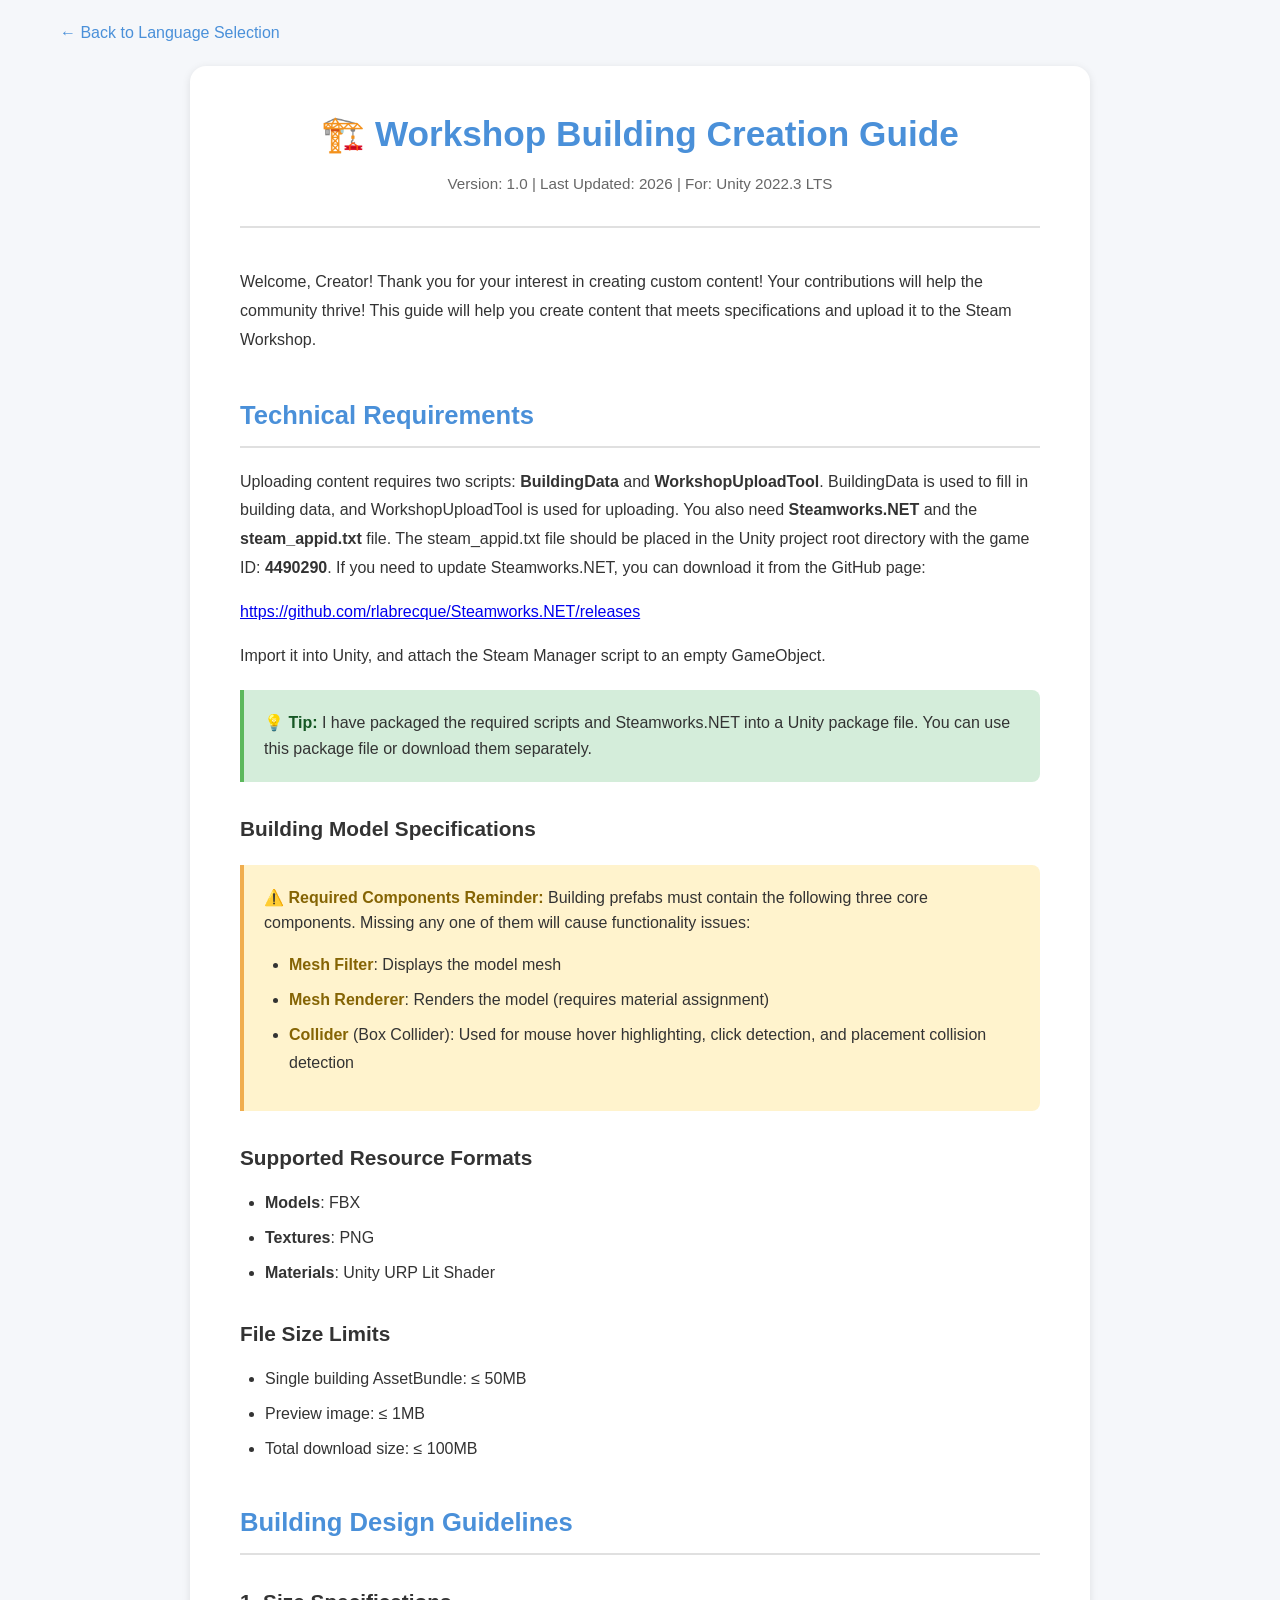
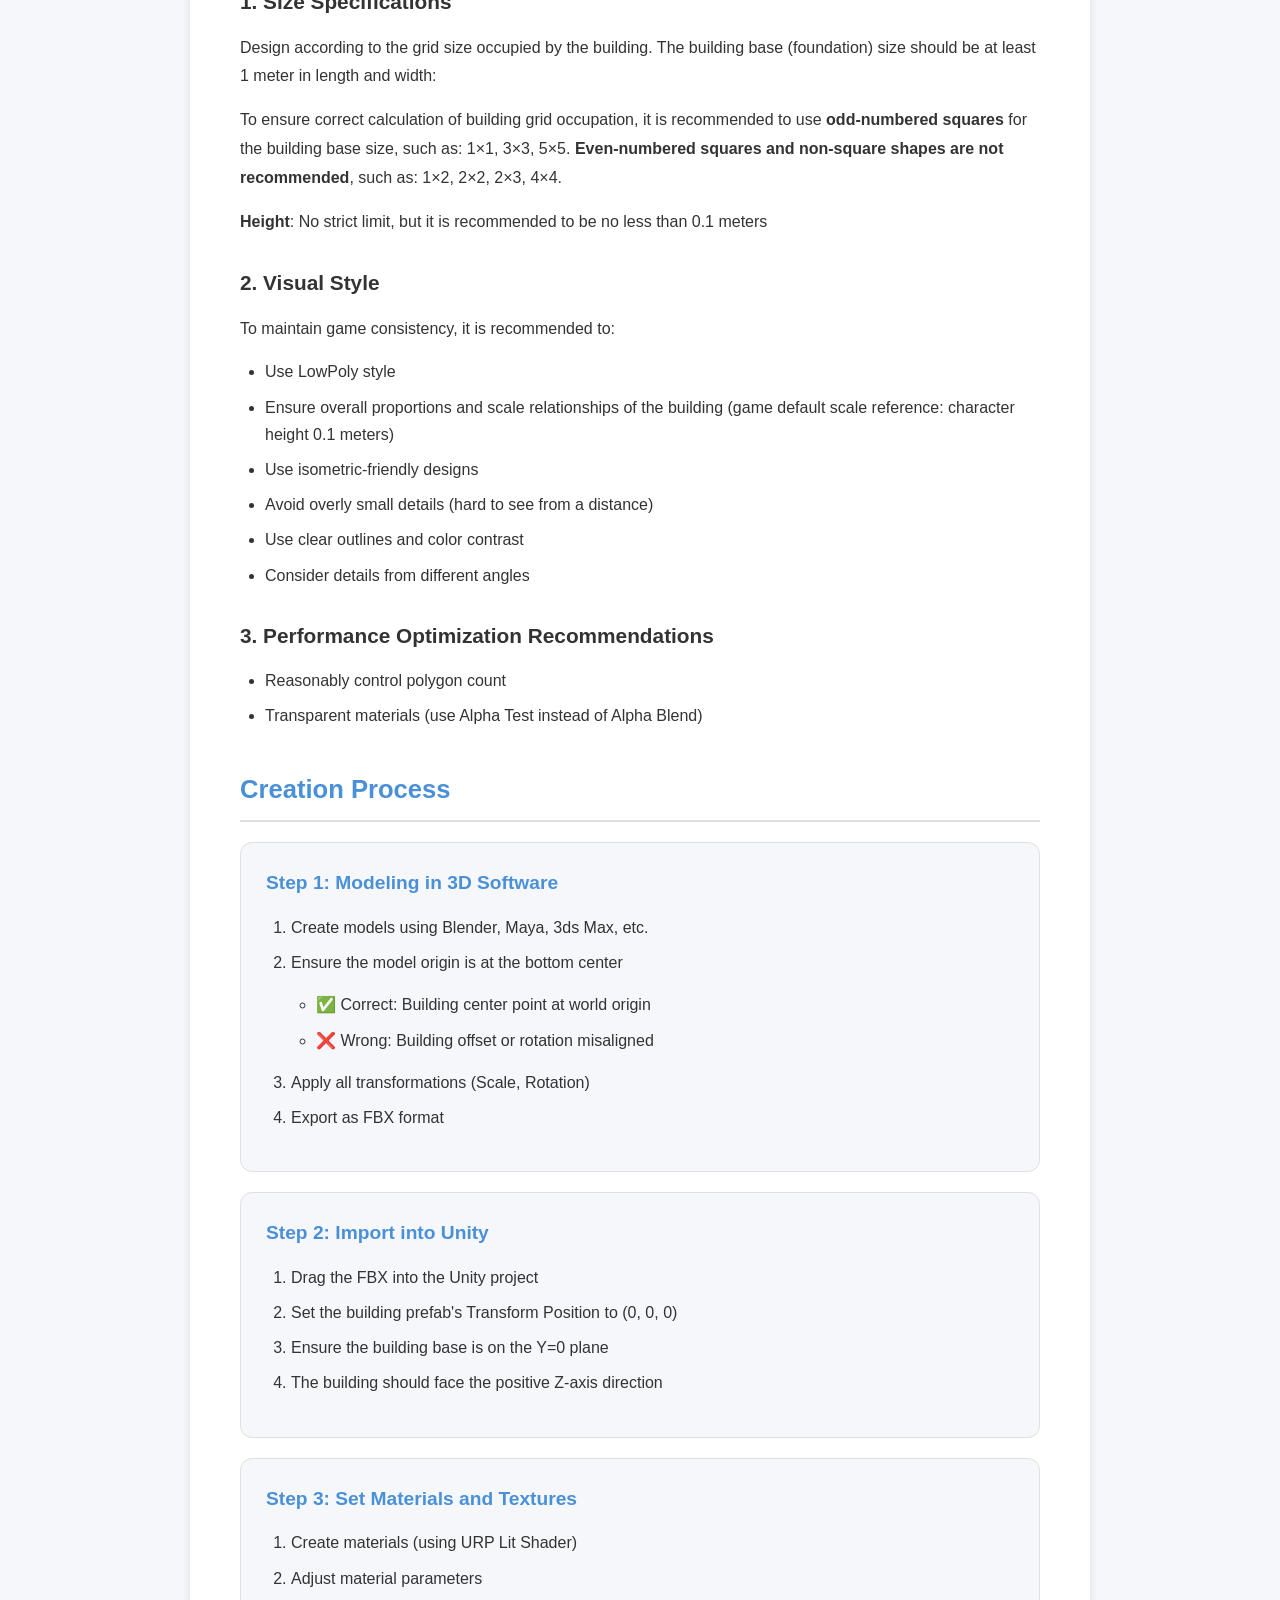
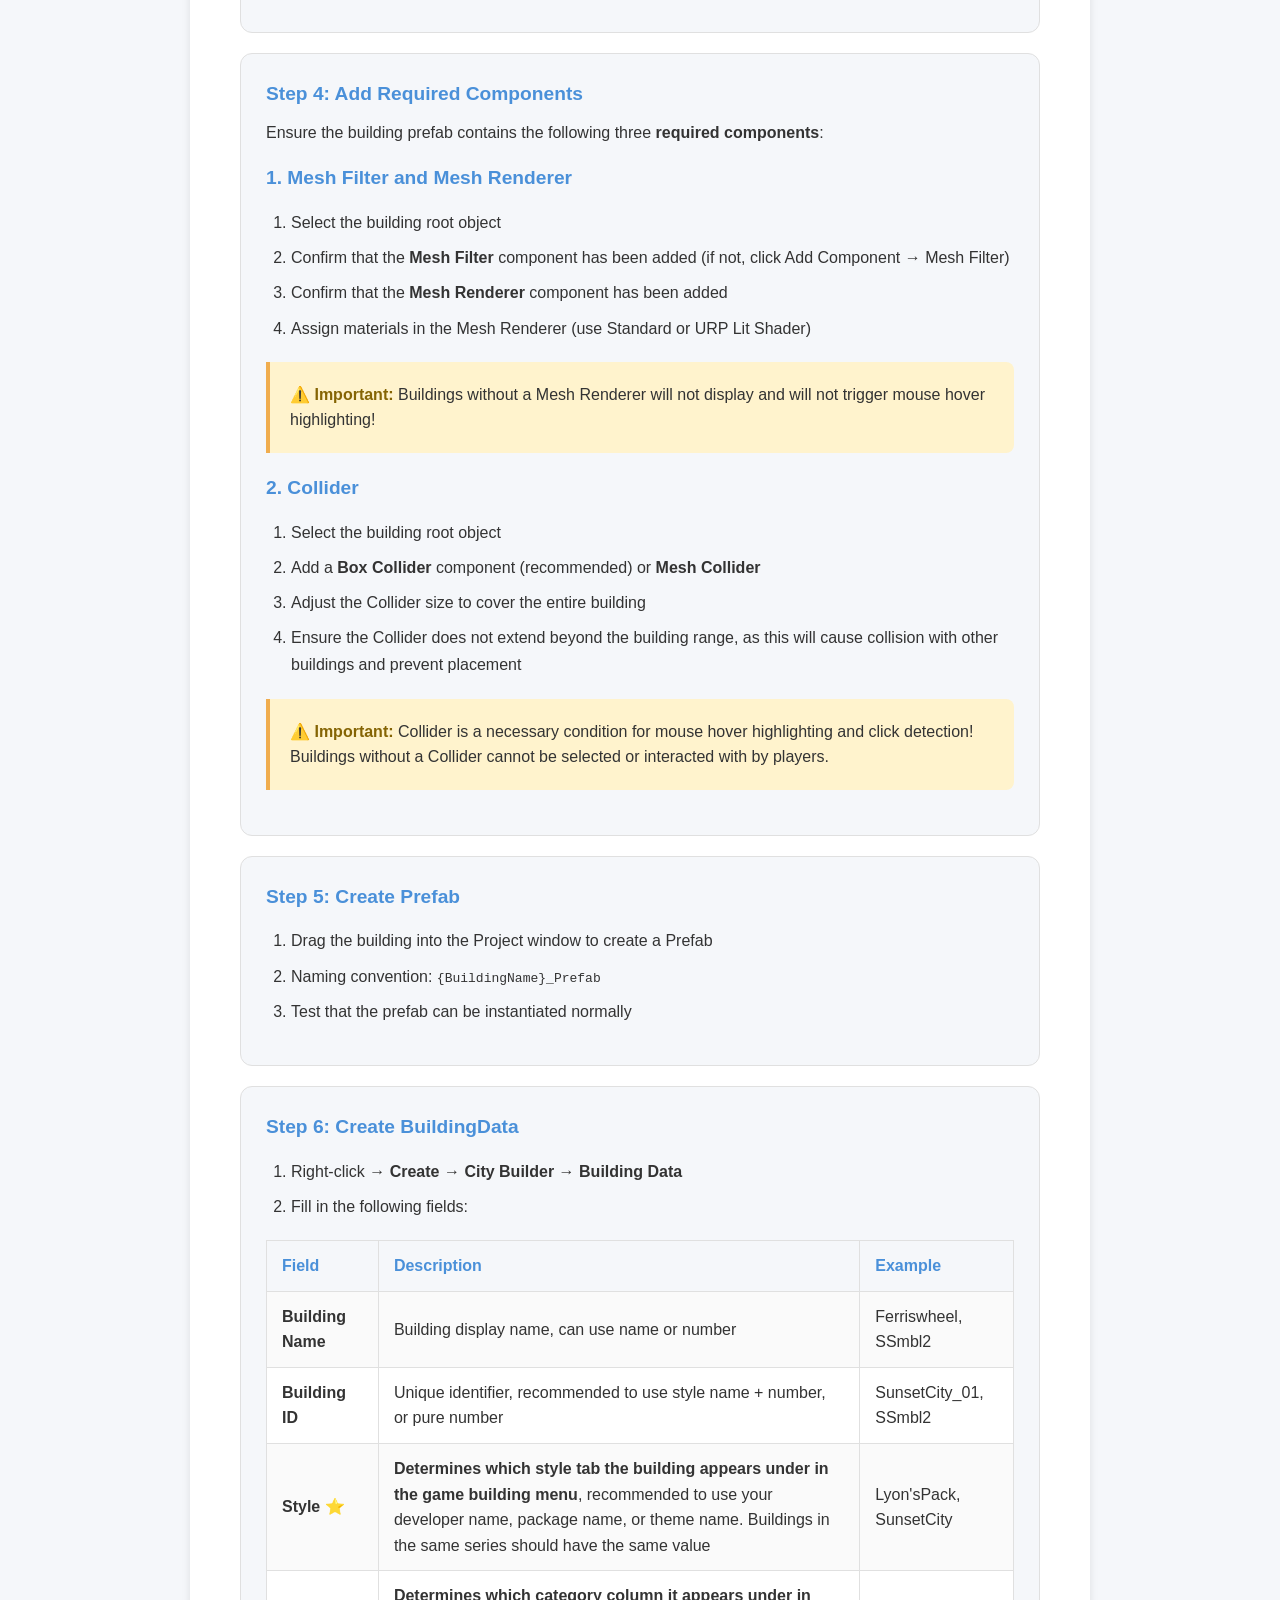
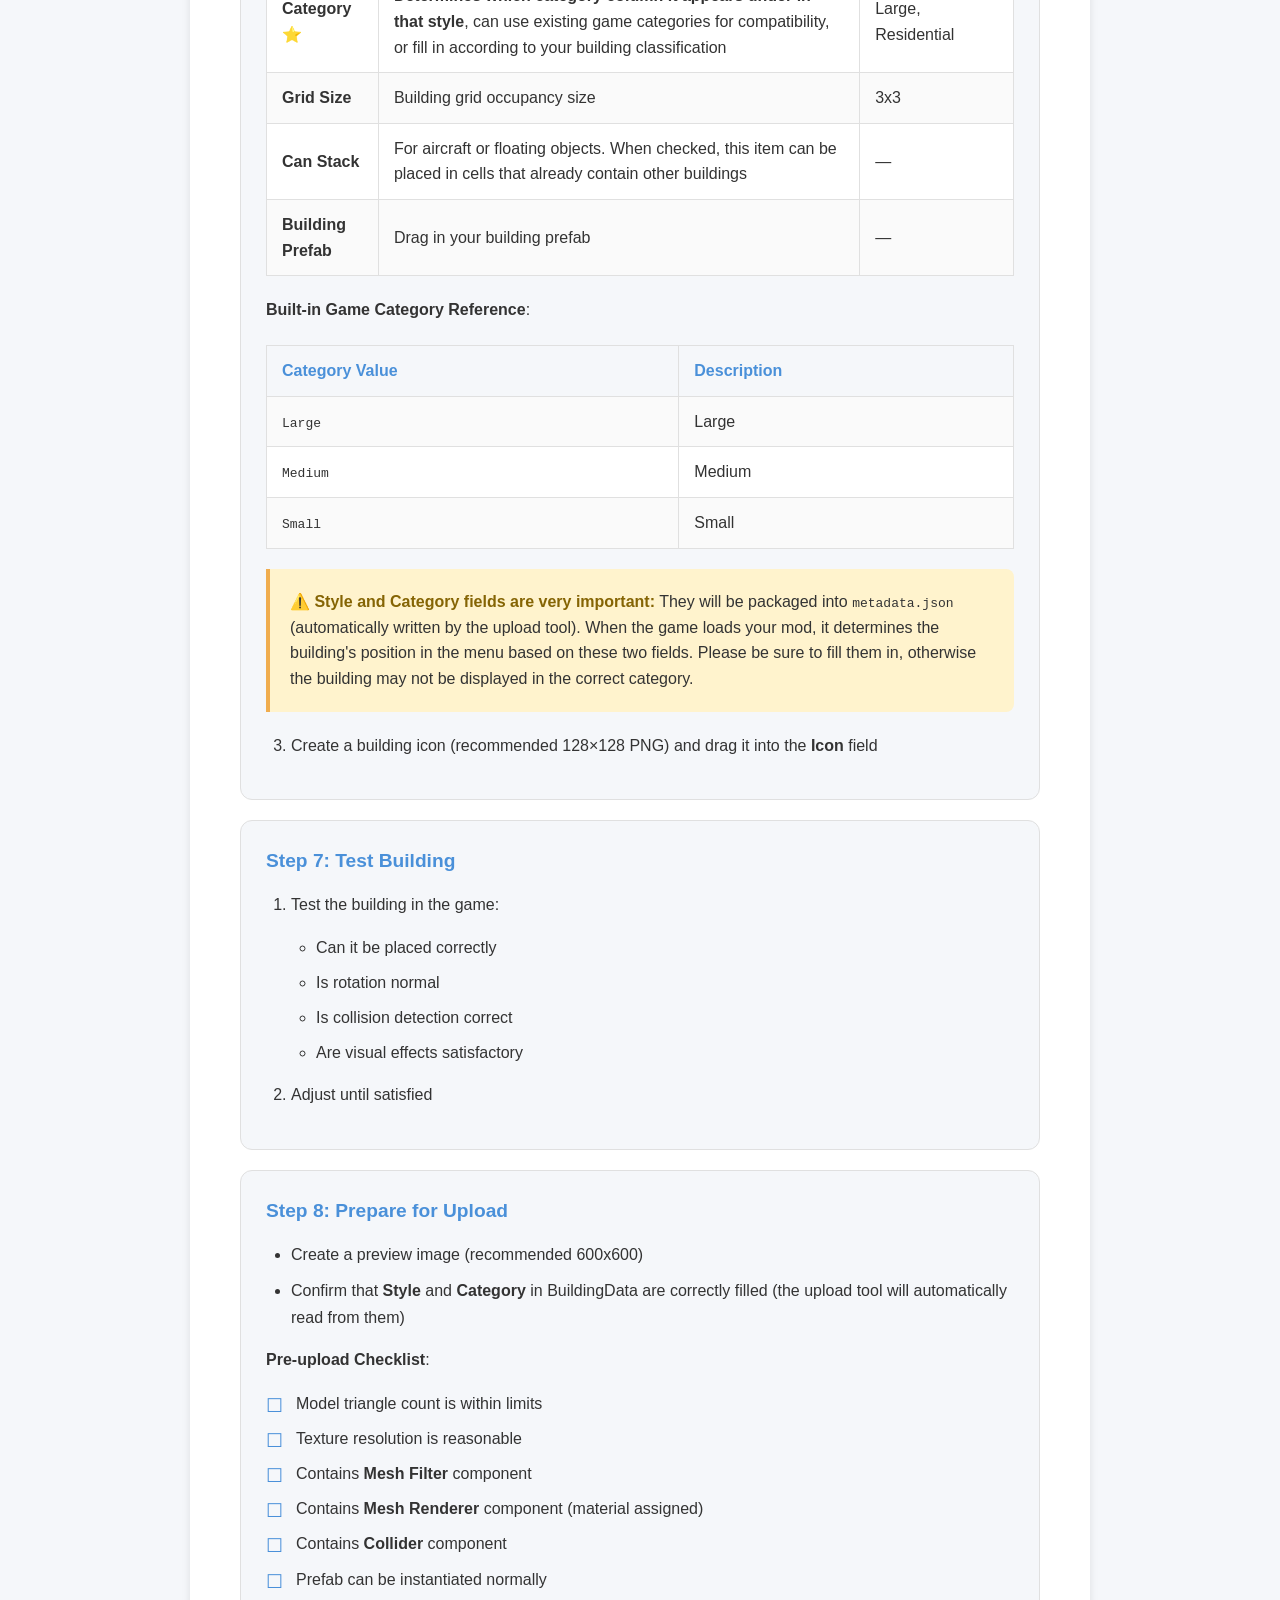
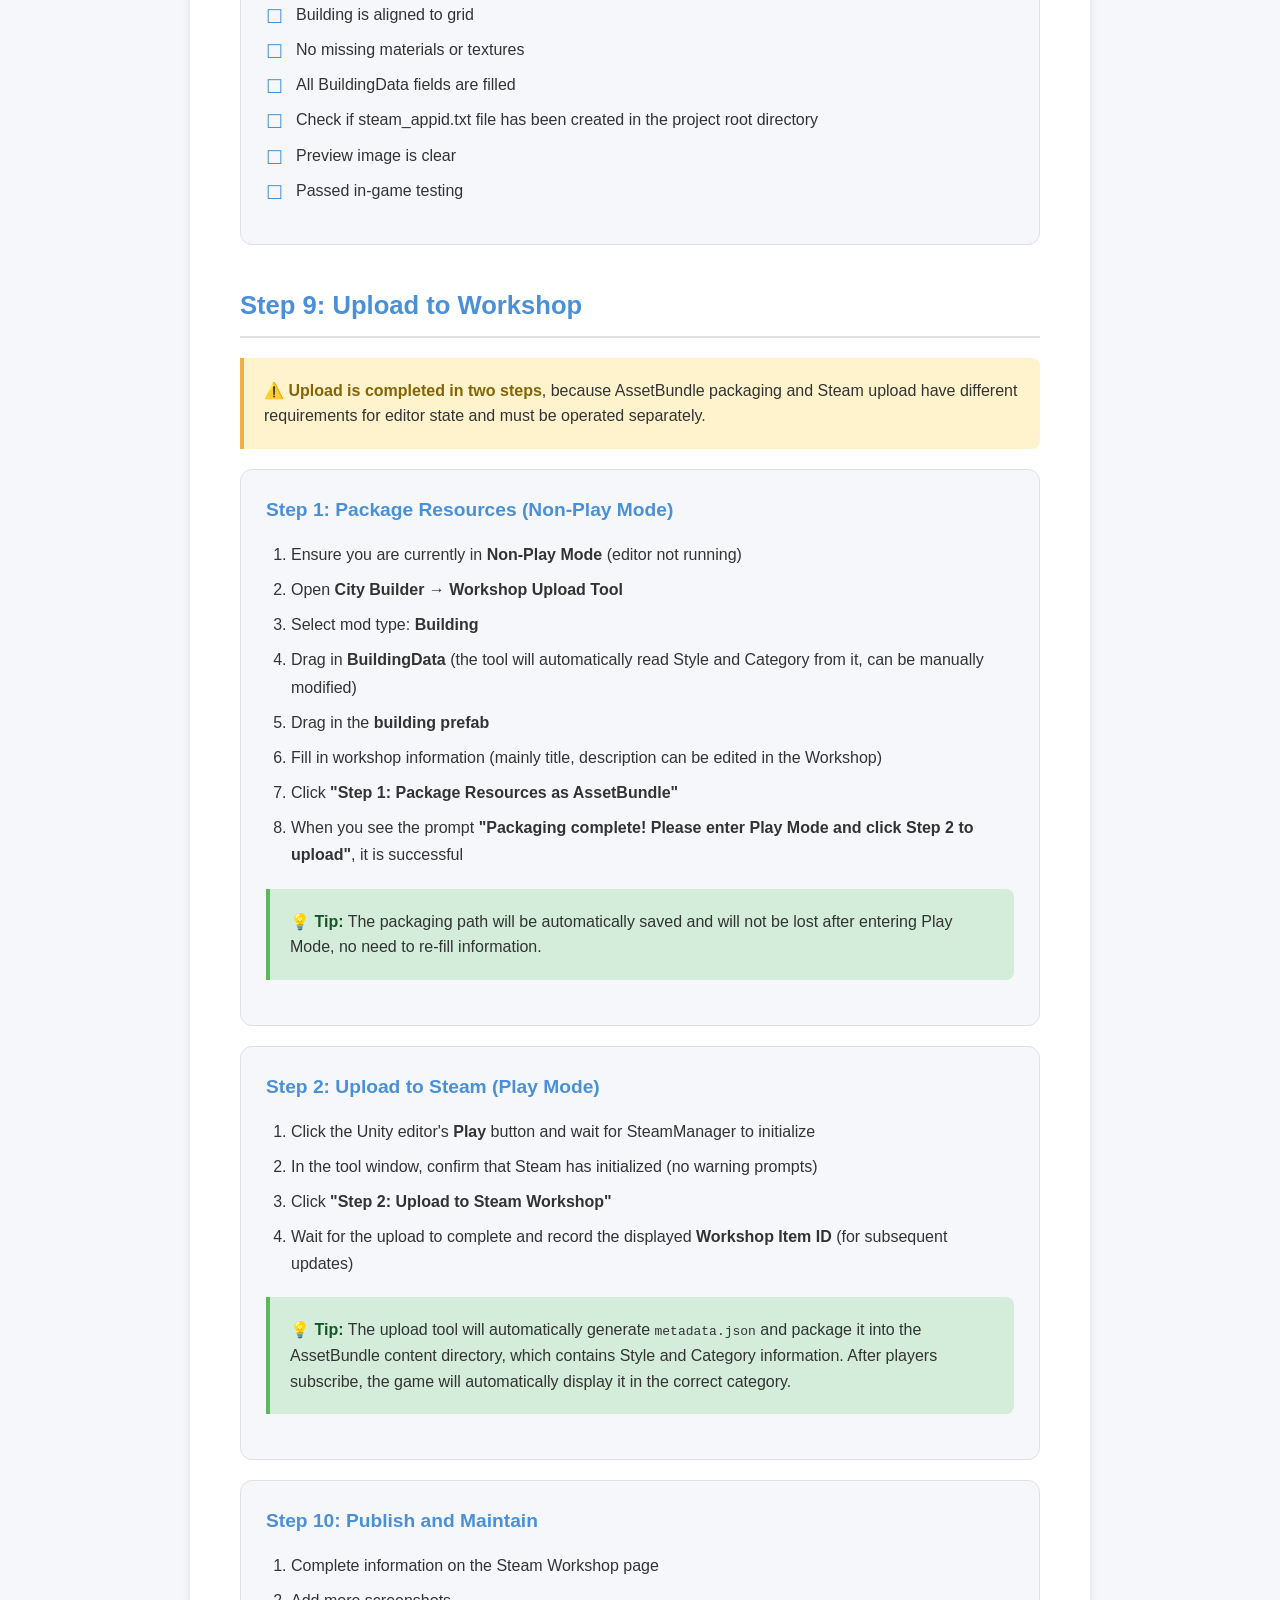
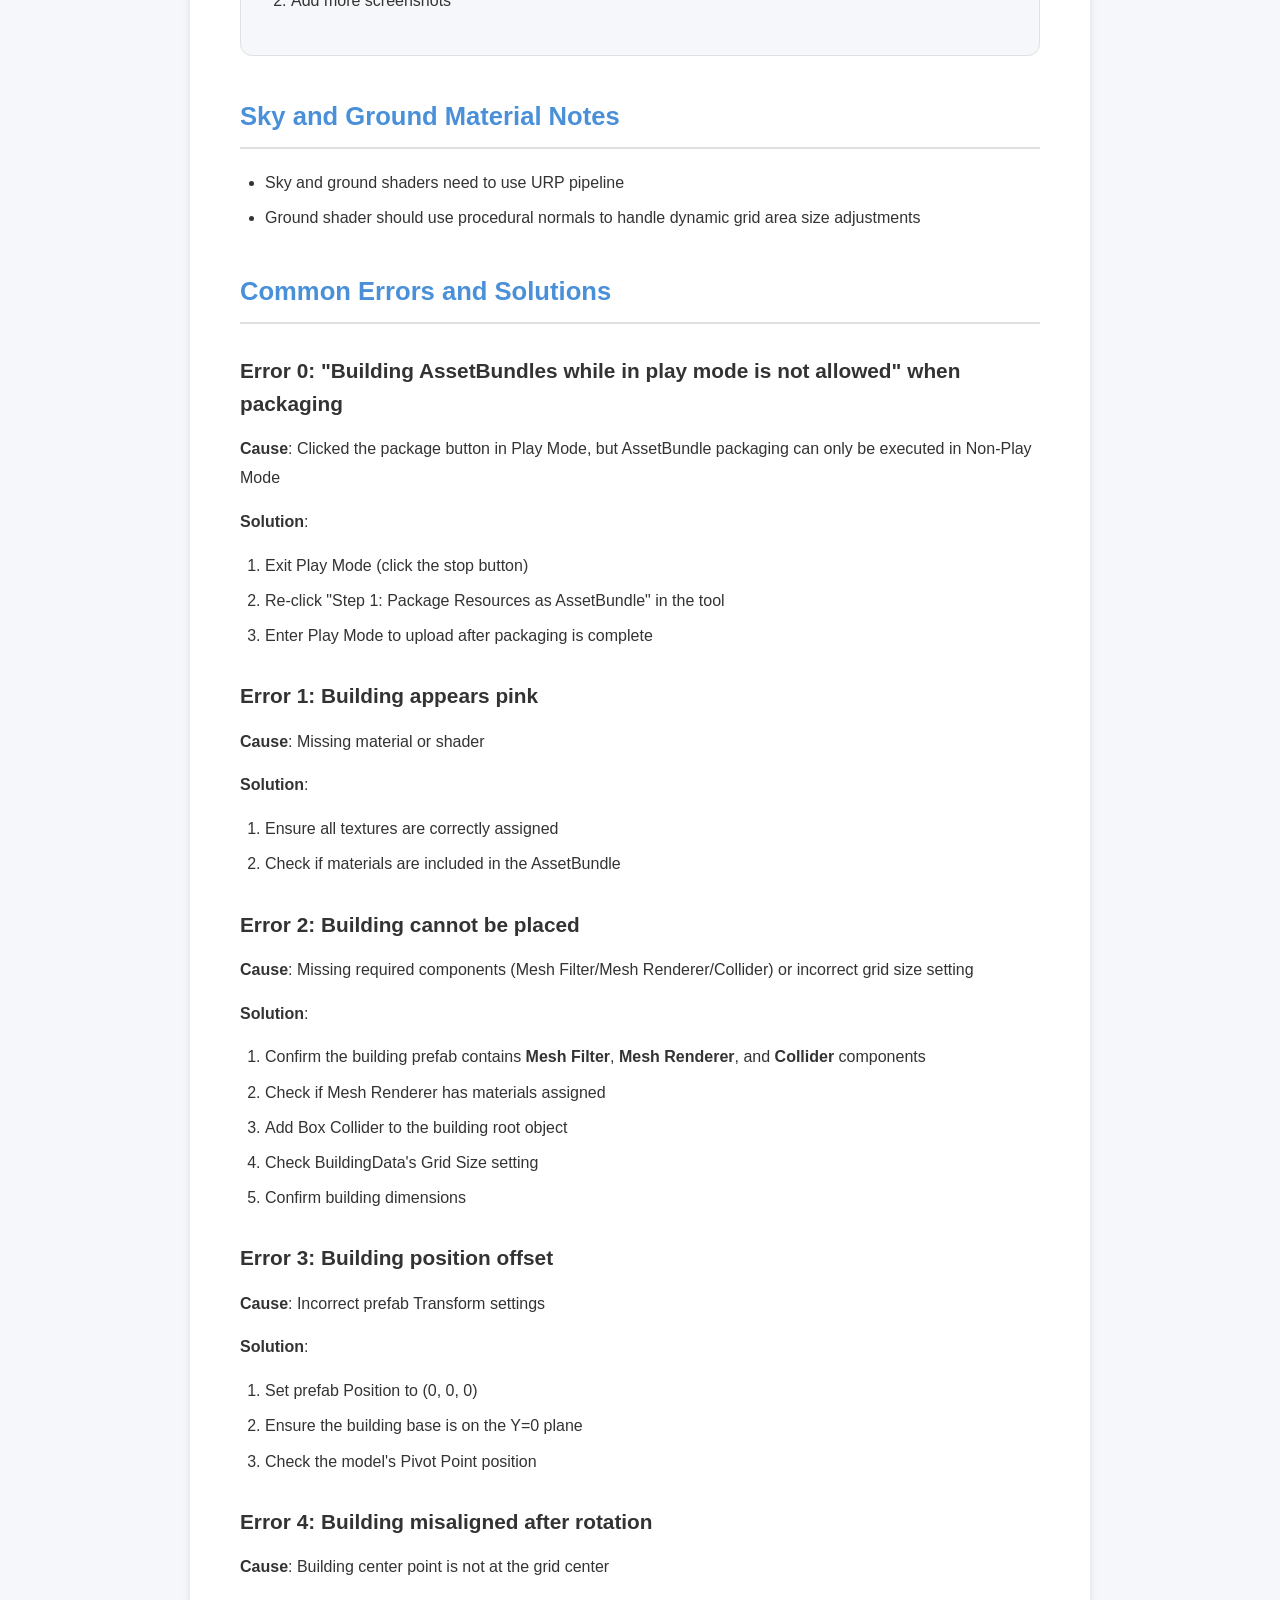
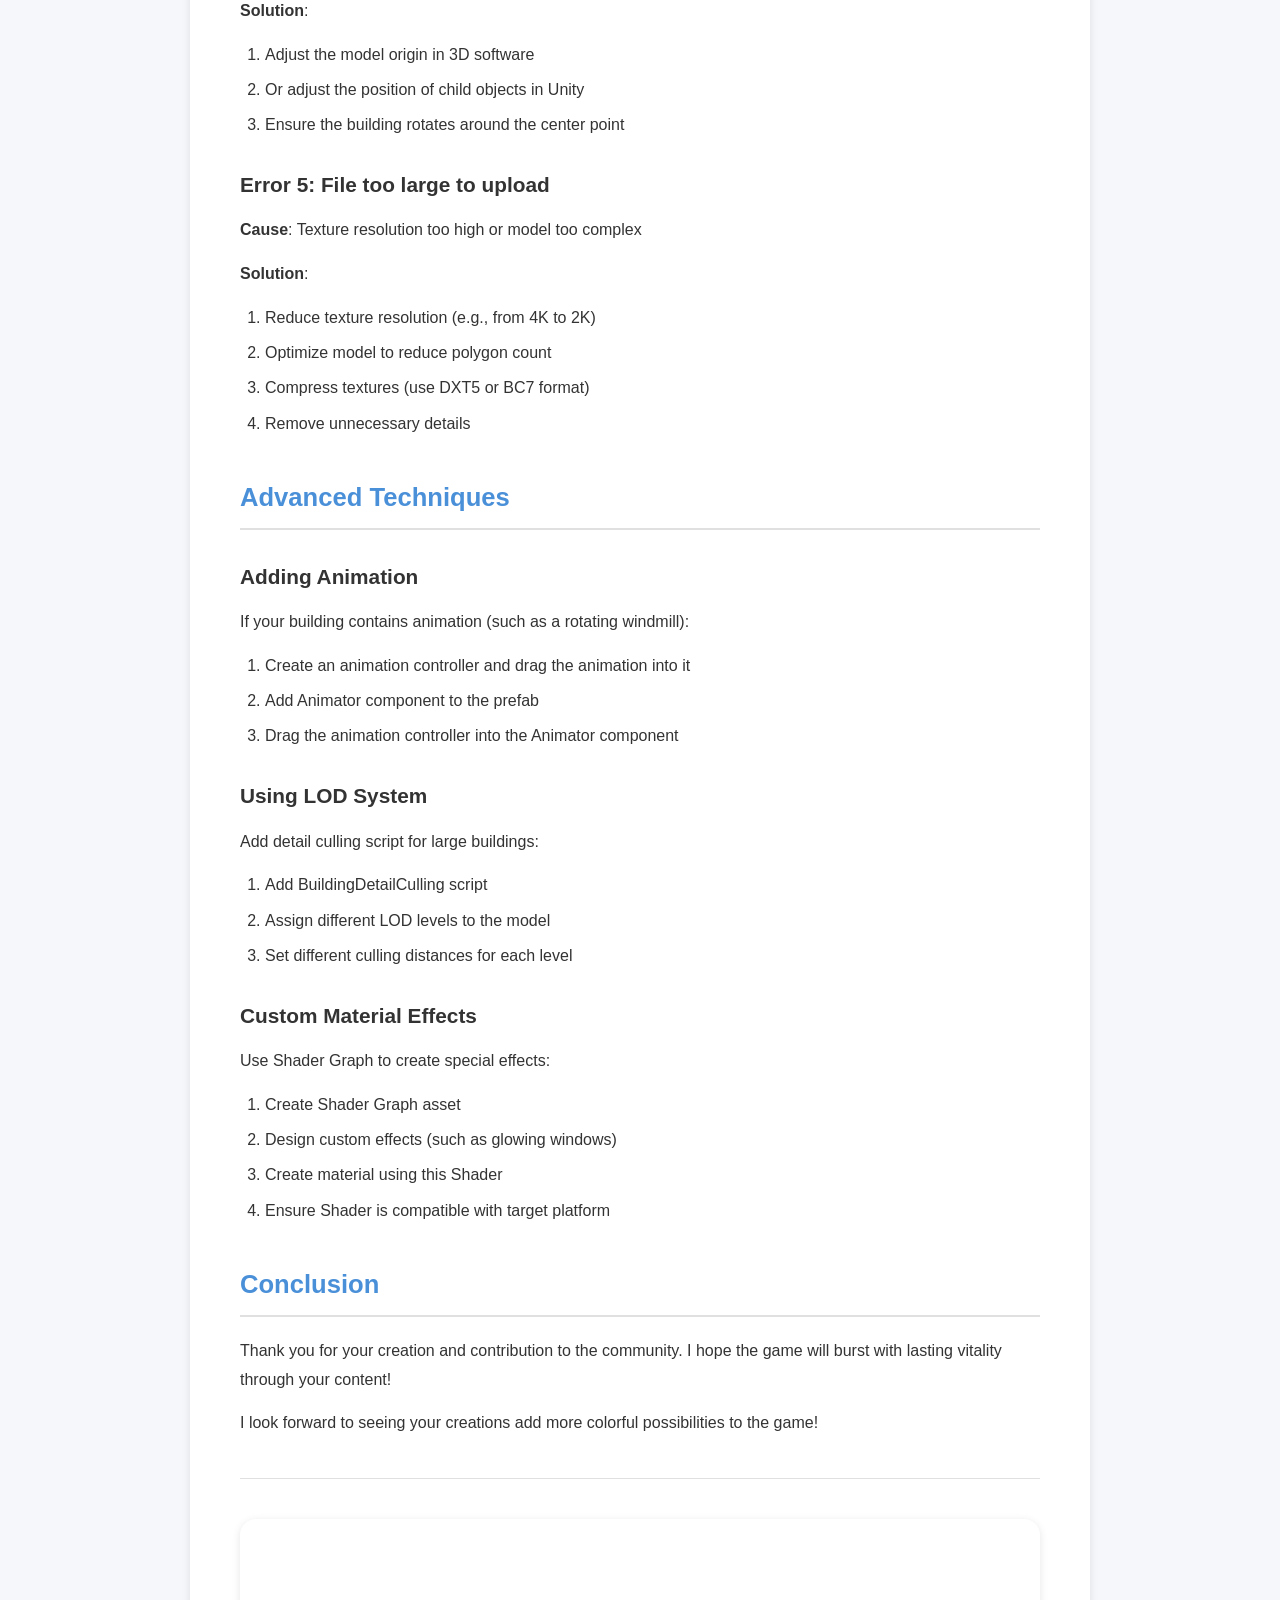
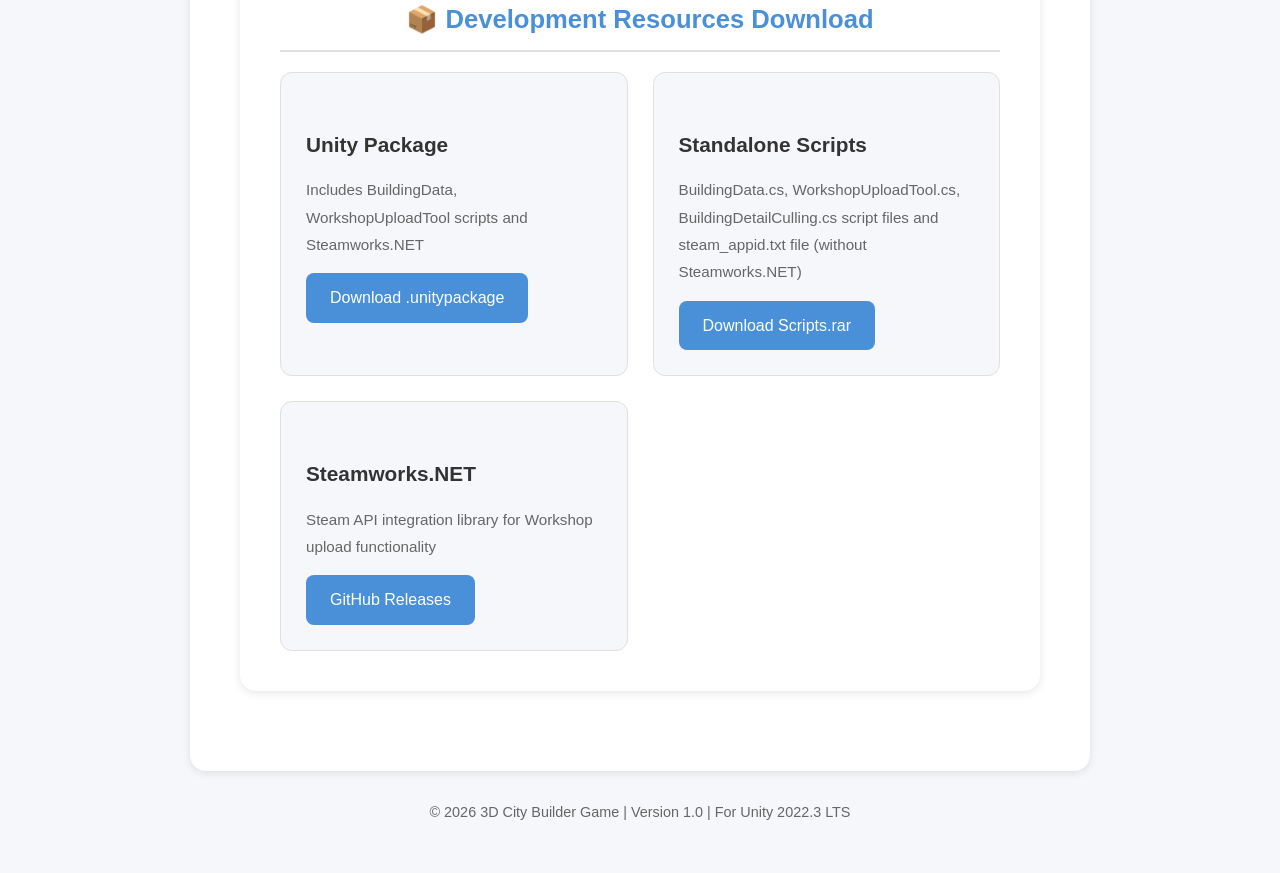
<file: en.html>
<!DOCTYPE html>
<html lang="en">
<head>
    <meta charset="UTF-8">
    <meta name="viewport" content="width=device-width, initial-scale=1.0">
    <title>Workshop Building Creation Guide - English</title>
    <link rel="stylesheet" href="style.css">
</head>
<body>
    <div class="container">
        <a href="index.html" class="back-link">← Back to Language Selection</a>
        
        <div class="guide-container">
            <header class="guide-header">
                <h1>🏗️ Workshop Building Creation Guide</h1>
                <p class="version">Version: 1.0 | Last Updated: 2026 | For: Unity 2022.3 LTS</p>
            </header>

            <div class="guide-content">
                <p>Welcome, Creator! Thank you for your interest in creating custom content! Your contributions will help the community thrive! This guide will help you create content that meets specifications and upload it to the Steam Workshop.</p>

                <h2>Technical Requirements</h2>
                <p>Uploading content requires two scripts: <strong>BuildingData</strong> and <strong>WorkshopUploadTool</strong>. BuildingData is used to fill in building data, and WorkshopUploadTool is used for uploading. You also need <strong>Steamworks.NET</strong> and the <strong>steam_appid.txt</strong> file. The steam_appid.txt file should be placed in the Unity project root directory with the game ID: <strong>4490290</strong>. If you need to update Steamworks.NET, you can download it from the GitHub page:</p>
                <p><a href="https://github.com/rlabrecque/Steamworks.NET/releases" target="_blank">https://github.com/rlabrecque/Steamworks.NET/releases</a></p>
                <p>Import it into Unity, and attach the Steam Manager script to an empty GameObject.</p>

                <div class="tip-box">
                    <strong>💡 Tip:</strong> I have packaged the required scripts and Steamworks.NET into a Unity package file. You can use this package file or download them separately.
                </div>

                <h3>Building Model Specifications</h3>
                <div class="warning-box">
                    <strong>⚠️ Required Components Reminder:</strong> Building prefabs must contain the following three core components. Missing any one of them will cause functionality issues:
                    <ul>
                        <li><strong>Mesh Filter</strong>: Displays the model mesh</li>
                        <li><strong>Mesh Renderer</strong>: Renders the model (requires material assignment)</li>
                        <li><strong>Collider</strong> (Box Collider): Used for mouse hover highlighting, click detection, and placement collision detection</li>
                    </ul>
                </div>

                <h3>Supported Resource Formats</h3>
                <ul>
                    <li><strong>Models</strong>: FBX</li>
                    <li><strong>Textures</strong>: PNG</li>
                    <li><strong>Materials</strong>: Unity URP Lit Shader</li>
                </ul>

                <h3>File Size Limits</h3>
                <ul>
                    <li>Single building AssetBundle: ≤ 50MB</li>
                    <li>Preview image: ≤ 1MB</li>
                    <li>Total download size: ≤ 100MB</li>
                </ul>

                <h2>Building Design Guidelines</h2>

                <h3>1. Size Specifications</h3>
                <p>Design according to the grid size occupied by the building. The building base (foundation) size should be at least 1 meter in length and width:</p>
                <p>To ensure correct calculation of building grid occupation, it is recommended to use <strong>odd-numbered squares</strong> for the building base size, such as: 1×1, 3×3, 5×5. <strong>Even-numbered squares and non-square shapes are not recommended</strong>, such as: 1×2, 2×2, 2×3, 4×4.</p>
                <p><strong>Height</strong>: No strict limit, but it is recommended to be no less than 0.1 meters</p>

                <h3>2. Visual Style</h3>
                <p>To maintain game consistency, it is recommended to:</p>
                <ul>
                    <li>Use LowPoly style</li>
                    <li>Ensure overall proportions and scale relationships of the building (game default scale reference: character height 0.1 meters)</li>
                    <li>Use isometric-friendly designs</li>
                    <li>Avoid overly small details (hard to see from a distance)</li>
                    <li>Use clear outlines and color contrast</li>
                    <li>Consider details from different angles</li>
                </ul>

                <h3>3. Performance Optimization Recommendations</h3>
                <ul>
                    <li>Reasonably control polygon count</li>
                    <li>Transparent materials (use Alpha Test instead of Alpha Blend)</li>
                </ul>

                <h2>Creation Process</h2>

                <div class="step-card">
                    <h4>Step 1: Modeling in 3D Software</h4>
                    <ol>
                        <li>Create models using Blender, Maya, 3ds Max, etc.</li>
                        <li>Ensure the model origin is at the bottom center
                            <ul>
                                <li>✅ Correct: Building center point at world origin</li>
                                <li>❌ Wrong: Building offset or rotation misaligned</li>
                            </ul>
                        </li>
                        <li>Apply all transformations (Scale, Rotation)</li>
                        <li>Export as FBX format</li>
                    </ol>
                </div>

                <div class="step-card">
                    <h4>Step 2: Import into Unity</h4>
                    <ol>
                        <li>Drag the FBX into the Unity project</li>
                        <li>Set the building prefab's Transform Position to (0, 0, 0)</li>
                        <li>Ensure the building base is on the Y=0 plane</li>
                        <li>The building should face the positive Z-axis direction</li>
                    </ol>
                </div>

                <div class="step-card">
                    <h4>Step 3: Set Materials and Textures</h4>
                    <ol>
                        <li>Create materials (using URP Lit Shader)</li>
                        <li>Adjust material parameters</li>
                    </ol>
                </div>

                <div class="step-card">
                    <h4>Step 4: Add Required Components</h4>
                    <p>Ensure the building prefab contains the following three <strong>required components</strong>:</p>
                    
                    <h4>1. Mesh Filter and Mesh Renderer</h4>
                    <ol>
                        <li>Select the building root object</li>
                        <li>Confirm that the <strong>Mesh Filter</strong> component has been added (if not, click Add Component → Mesh Filter)</li>
                        <li>Confirm that the <strong>Mesh Renderer</strong> component has been added</li>
                        <li>Assign materials in the Mesh Renderer (use Standard or URP Lit Shader)</li>
                    </ol>
                    <div class="warning-box">
                        <strong>⚠️ Important:</strong> Buildings without a Mesh Renderer will not display and will not trigger mouse hover highlighting!
                    </div>

                    <h4>2. Collider</h4>
                    <ol>
                        <li>Select the building root object</li>
                        <li>Add a <strong>Box Collider</strong> component (recommended) or <strong>Mesh Collider</strong></li>
                        <li>Adjust the Collider size to cover the entire building</li>
                        <li>Ensure the Collider does not extend beyond the building range, as this will cause collision with other buildings and prevent placement</li>
                    </ol>
                    <div class="warning-box">
                        <strong>⚠️ Important:</strong> Collider is a necessary condition for mouse hover highlighting and click detection! Buildings without a Collider cannot be selected or interacted with by players.
                    </div>
                </div>

                <div class="step-card">
                    <h4>Step 5: Create Prefab</h4>
                    <ol>
                        <li>Drag the building into the Project window to create a Prefab</li>
                        <li>Naming convention: <code>{BuildingName}_Prefab</code></li>
                        <li>Test that the prefab can be instantiated normally</li>
                    </ol>
                </div>

                <div class="step-card">
                    <h4>Step 6: Create BuildingData</h4>
                    <ol>
                        <li>Right-click → <strong>Create → City Builder → Building Data</strong></li>
                        <li>Fill in the following fields:</li>
                    </ol>
                    
                    <table>
                        <tr>
                            <th>Field</th>
                            <th>Description</th>
                            <th>Example</th>
                        </tr>
                        <tr>
                            <td><strong>Building Name</strong></td>
                            <td>Building display name, can use name or number</td>
                            <td>Ferriswheel, SSmbl2</td>
                        </tr>
                        <tr>
                            <td><strong>Building ID</strong></td>
                            <td>Unique identifier, recommended to use style name + number, or pure number</td>
                            <td>SunsetCity_01, SSmbl2</td>
                        </tr>
                        <tr>
                            <td><strong>Style</strong> ⭐</td>
                            <td><strong>Determines which style tab the building appears under in the game building menu</strong>, recommended to use your developer name, package name, or theme name. Buildings in the same series should have the same value</td>
                            <td>Lyon'sPack, SunsetCity</td>
                        </tr>
                        <tr>
                            <td><strong>Category</strong> ⭐</td>
                            <td><strong>Determines which category column it appears under in that style</strong>, can use existing game categories for compatibility, or fill in according to your building classification</td>
                            <td>Large, Residential</td>
                        </tr>
                        <tr>
                            <td><strong>Grid Size</strong></td>
                            <td>Building grid occupancy size</td>
                            <td>3x3</td>
                        </tr>
                        <tr>
                            <td><strong>Can Stack</strong></td>
                            <td>For aircraft or floating objects. When checked, this item can be placed in cells that already contain other buildings</td>
                            <td>—</td>
                        </tr>
                        <tr>
                            <td><strong>Building Prefab</strong></td>
                            <td>Drag in your building prefab</td>
                            <td>—</td>
                        </tr>
                    </table>

                    <p><strong>Built-in Game Category Reference</strong>:</p>
                    <table>
                        <tr>
                            <th>Category Value</th>
                            <th>Description</th>
                        </tr>
                        <tr><td><code>Large</code></td><td>Large</td></tr>
                        <tr><td><code>Medium</code></td><td>Medium</td></tr>
                        <tr><td><code>Small</code></td><td>Small</td></tr>
                    </table>

                    <div class="warning-box">
                        <strong>⚠️ Style and Category fields are very important:</strong> They will be packaged into <code>metadata.json</code> (automatically written by the upload tool). When the game loads your mod, it determines the building's position in the menu based on these two fields. Please be sure to fill them in, otherwise the building may not be displayed in the correct category.
                    </div>

                    <ol start="3">
                        <li>Create a building icon (recommended 128×128 PNG) and drag it into the <strong>Icon</strong> field</li>
                    </ol>
                </div>

                <div class="step-card">
                    <h4>Step 7: Test Building</h4>
                    <ol>
                        <li>Test the building in the game:
                            <ul>
                                <li>Can it be placed correctly</li>
                                <li>Is rotation normal</li>
                                <li>Is collision detection correct</li>
                                <li>Are visual effects satisfactory</li>
                            </ul>
                        </li>
                        <li>Adjust until satisfied</li>
                    </ol>
                </div>

                <div class="step-card">
                    <h4>Step 8: Prepare for Upload</h4>
                    <ul>
                        <li>Create a preview image (recommended 600x600)</li>
                        <li>Confirm that <strong>Style</strong> and <strong>Category</strong> in BuildingData are correctly filled (the upload tool will automatically read from them)</li>
                    </ul>
                    
                    <p><strong>Pre-upload Checklist</strong>:</p>
                    <ul class="checklist">
                        <li>Model triangle count is within limits</li>
                        <li>Texture resolution is reasonable</li>
                        <li>Contains <strong>Mesh Filter</strong> component</li>
                        <li>Contains <strong>Mesh Renderer</strong> component (material assigned)</li>
                        <li>Contains <strong>Collider</strong> component</li>
                        <li>Prefab can be instantiated normally</li>
                        <li>Building is aligned to grid</li>
                        <li>No missing materials or textures</li>
                        <li>All BuildingData fields are filled</li>
                        <li>Check if steam_appid.txt file has been created in the project root directory</li>
                        <li>Preview image is clear</li>
                        <li>Passed in-game testing</li>
                    </ul>
                </div>

                <h2>Step 9: Upload to Workshop</h2>
                <div class="warning-box">
                    <strong>⚠️ Upload is completed in two steps</strong>, because AssetBundle packaging and Steam upload have different requirements for editor state and must be operated separately.
                </div>

                <div class="step-card">
                    <h4>Step 1: Package Resources (Non-Play Mode)</h4>
                    <ol>
                        <li>Ensure you are currently in <strong>Non-Play Mode</strong> (editor not running)</li>
                        <li>Open <strong>City Builder → Workshop Upload Tool</strong></li>
                        <li>Select mod type: <strong>Building</strong></li>
                        <li>Drag in <strong>BuildingData</strong> (the tool will automatically read Style and Category from it, can be manually modified)</li>
                        <li>Drag in the <strong>building prefab</strong></li>
                        <li>Fill in workshop information (mainly title, description can be edited in the Workshop)</li>
                        <li>Click <strong>"Step 1: Package Resources as AssetBundle"</strong></li>
                        <li>When you see the prompt <strong>"Packaging complete! Please enter Play Mode and click Step 2 to upload"</strong>, it is successful</li>
                    </ol>
                    <div class="tip-box">
                        <strong>💡 Tip:</strong> The packaging path will be automatically saved and will not be lost after entering Play Mode, no need to re-fill information.
                    </div>
                </div>

                <div class="step-card">
                    <h4>Step 2: Upload to Steam (Play Mode)</h4>
                    <ol>
                        <li>Click the Unity editor's <strong>Play</strong> button and wait for SteamManager to initialize</li>
                        <li>In the tool window, confirm that Steam has initialized (no warning prompts)</li>
                        <li>Click <strong>"Step 2: Upload to Steam Workshop"</strong></li>
                        <li>Wait for the upload to complete and record the displayed <strong>Workshop Item ID</strong> (for subsequent updates)</li>
                    </ol>
                    <div class="tip-box">
                        <strong>💡 Tip:</strong> The upload tool will automatically generate <code>metadata.json</code> and package it into the AssetBundle content directory, which contains Style and Category information. After players subscribe, the game will automatically display it in the correct category.
                    </div>
                </div>

                <div class="step-card">
                    <h4>Step 10: Publish and Maintain</h4>
                    <ol>
                        <li>Complete information on the Steam Workshop page</li>
                        <li>Add more screenshots</li>
                    </ol>
                </div>

                <h2>Sky and Ground Material Notes</h2>
                <ul>
                    <li>Sky and ground shaders need to use URP pipeline</li>
                    <li>Ground shader should use procedural normals to handle dynamic grid area size adjustments</li>
                </ul>

                <h2>Common Errors and Solutions</h2>

                <h3>Error 0: "Building AssetBundles while in play mode is not allowed" when packaging</h3>
                <p><strong>Cause</strong>: Clicked the package button in Play Mode, but AssetBundle packaging can only be executed in Non-Play Mode</p>
                <p><strong>Solution</strong>:</p>
                <ol>
                    <li>Exit Play Mode (click the stop button)</li>
                    <li>Re-click "Step 1: Package Resources as AssetBundle" in the tool</li>
                    <li>Enter Play Mode to upload after packaging is complete</li>
                </ol>

                <h3>Error 1: Building appears pink</h3>
                <p><strong>Cause</strong>: Missing material or shader</p>
                <p><strong>Solution</strong>:</p>
                <ol>
                    <li>Ensure all textures are correctly assigned</li>
                    <li>Check if materials are included in the AssetBundle</li>
                </ol>

                <h3>Error 2: Building cannot be placed</h3>
                <p><strong>Cause</strong>: Missing required components (Mesh Filter/Mesh Renderer/Collider) or incorrect grid size setting</p>
                <p><strong>Solution</strong>:</p>
                <ol>
                    <li>Confirm the building prefab contains <strong>Mesh Filter</strong>, <strong>Mesh Renderer</strong>, and <strong>Collider</strong> components</li>
                    <li>Check if Mesh Renderer has materials assigned</li>
                    <li>Add Box Collider to the building root object</li>
                    <li>Check BuildingData's Grid Size setting</li>
                    <li>Confirm building dimensions</li>
                </ol>

                <h3>Error 3: Building position offset</h3>
                <p><strong>Cause</strong>: Incorrect prefab Transform settings</p>
                <p><strong>Solution</strong>:</p>
                <ol>
                    <li>Set prefab Position to (0, 0, 0)</li>
                    <li>Ensure the building base is on the Y=0 plane</li>
                    <li>Check the model's Pivot Point position</li>
                </ol>

                <h3>Error 4: Building misaligned after rotation</h3>
                <p><strong>Cause</strong>: Building center point is not at the grid center</p>
                <p><strong>Solution</strong>:</p>
                <ol>
                    <li>Adjust the model origin in 3D software</li>
                    <li>Or adjust the position of child objects in Unity</li>
                    <li>Ensure the building rotates around the center point</li>
                </ol>

                <h3>Error 5: File too large to upload</h3>
                <p><strong>Cause</strong>: Texture resolution too high or model too complex</p>
                <p><strong>Solution</strong>:</p>
                <ol>
                    <li>Reduce texture resolution (e.g., from 4K to 2K)</li>
                    <li>Optimize model to reduce polygon count</li>
                    <li>Compress textures (use DXT5 or BC7 format)</li>
                    <li>Remove unnecessary details</li>
                </ol>

                <h2>Advanced Techniques</h2>

                <h3>Adding Animation</h3>
                <p>If your building contains animation (such as a rotating windmill):</p>
                <ol>
                    <li>Create an animation controller and drag the animation into it</li>
                    <li>Add Animator component to the prefab</li>
                    <li>Drag the animation controller into the Animator component</li>
                </ol>

                <h3>Using LOD System</h3>
                <p>Add detail culling script for large buildings:</p>
                <ol>
                    <li>Add BuildingDetailCulling script</li>
                    <li>Assign different LOD levels to the model</li>
                    <li>Set different culling distances for each level</li>
                </ol>

                <h3>Custom Material Effects</h3>
                <p>Use Shader Graph to create special effects:</p>
                <ol>
                    <li>Create Shader Graph asset</li>
                    <li>Design custom effects (such as glowing windows)</li>
                    <li>Create material using this Shader</li>
                    <li>Ensure Shader is compatible with target platform</li>
                </ol>

                <h2>Conclusion</h2>
                <p>Thank you for your creation and contribution to the community. I hope the game will burst with lasting vitality through your content!</p>
                <p>I look forward to seeing your creations add more colorful possibilities to the game!</p>

                <hr style="margin: 40px 0; border: none; border-top: 1px solid var(--border-color);">
                
                <div class="downloads-section" style="margin-top: 40px;">
                    <h2>📦 Development Resources Download</h2>
                    <div class="download-grid">
                        <div class="download-card">
                            <h3>Unity Package</h3>
                            <p>Includes BuildingData, WorkshopUploadTool scripts and Steamworks.NET</p>
                            <a href="https://github.com/dennianp98/gridrealm-workshop-creator-guide/blob/main/WorkshopUpload.unitypackage" class="btn-download">Download .unitypackage</a>
                        </div>
                        <div class="download-card">
                            <h3>Standalone Scripts</h3>
                            <p>BuildingData.cs, WorkshopUploadTool.cs, BuildingDetailCulling.cs script files and steam_appid.txt file (without Steamworks.NET)</p>
                            <a href="https://github.com/dennianp98/gridrealm-workshop-creator-guide/blob/main/Scripts.rar" class="btn-download">Download Scripts.rar</a>
                        </div>
                        <div class="download-card">
                            <h3>Steamworks.NET</h3>
                            <p>Steam API integration library for Workshop upload functionality</p>
                            <a href="https://github.com/rlabrecque/Steamworks.NET/releases" target="_blank" class="btn-download">GitHub Releases</a>
                        </div>
                    </div>
                </div>
            </div>
        </div>

        <footer>
            <p>© 2026 3D City Builder Game | Version 1.0 | For Unity 2022.3 LTS</p>
        </footer>
    </div>
</body>
</html>
</file>
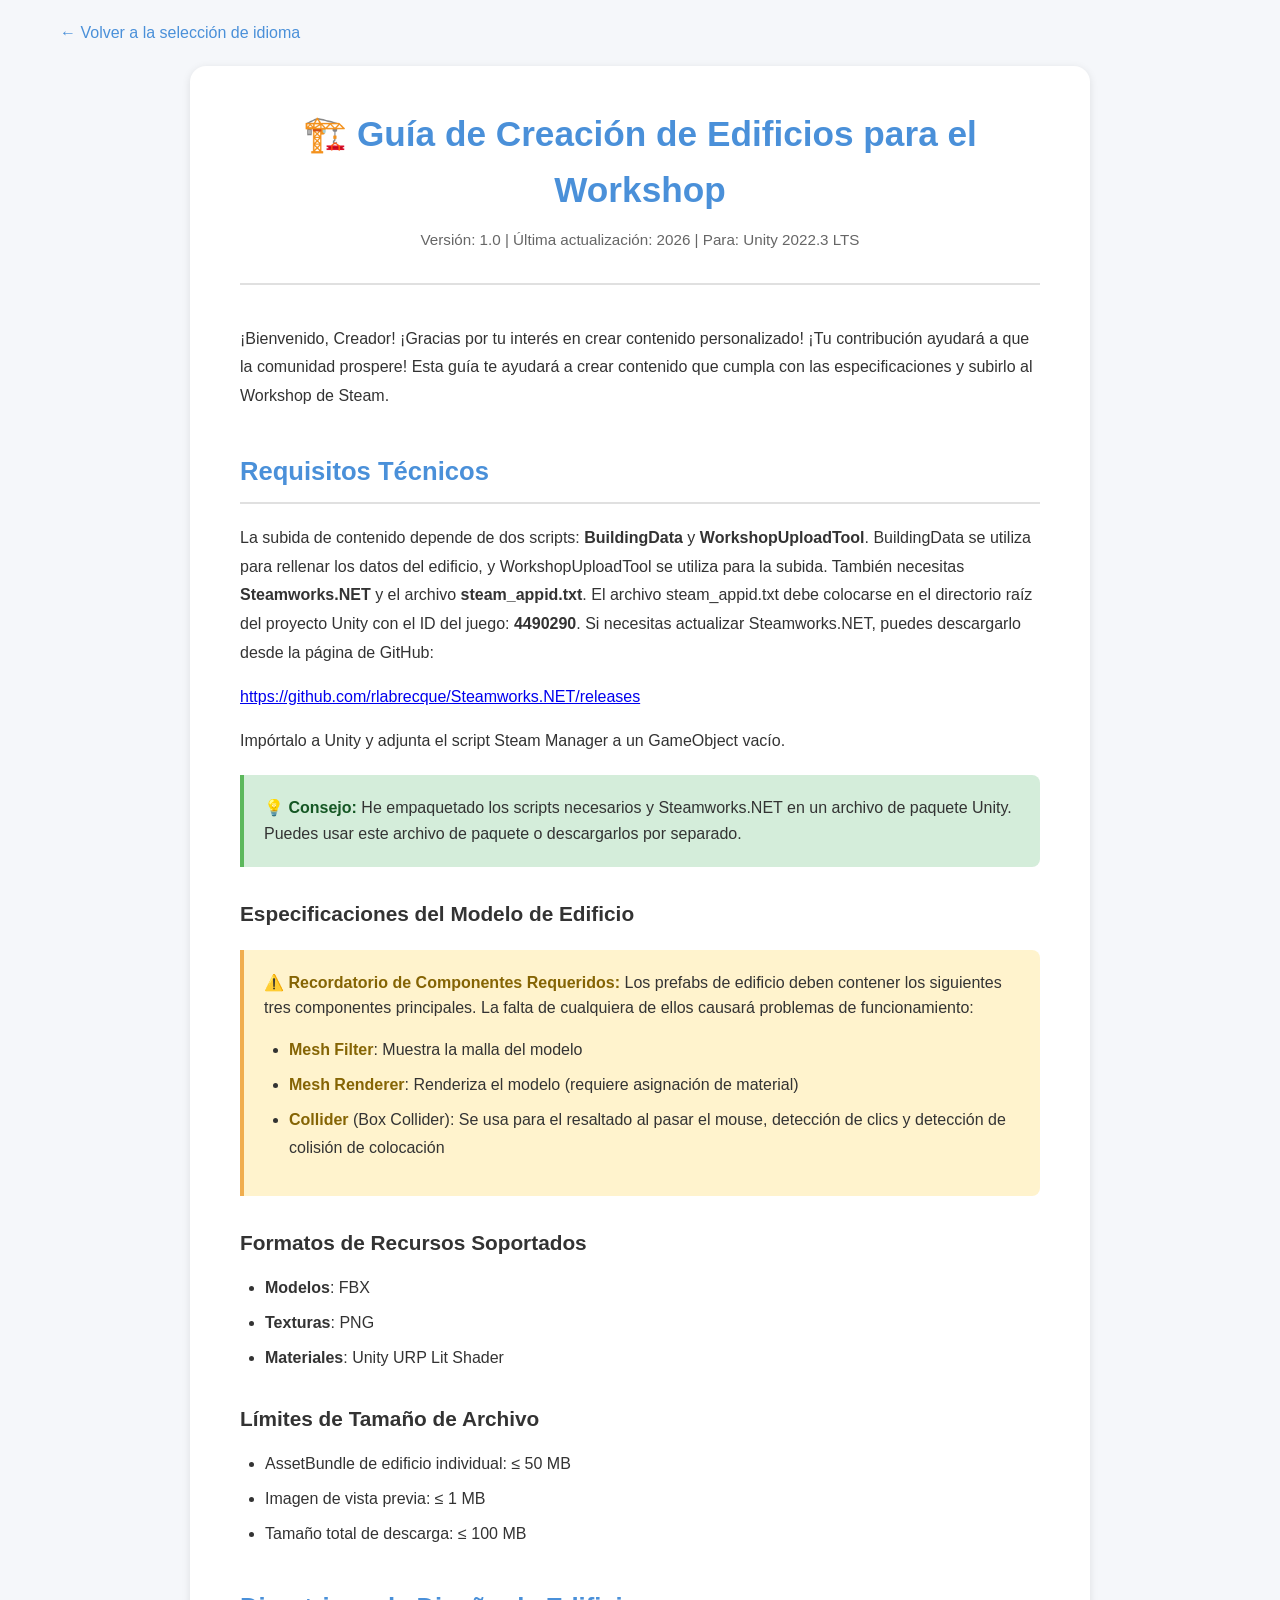
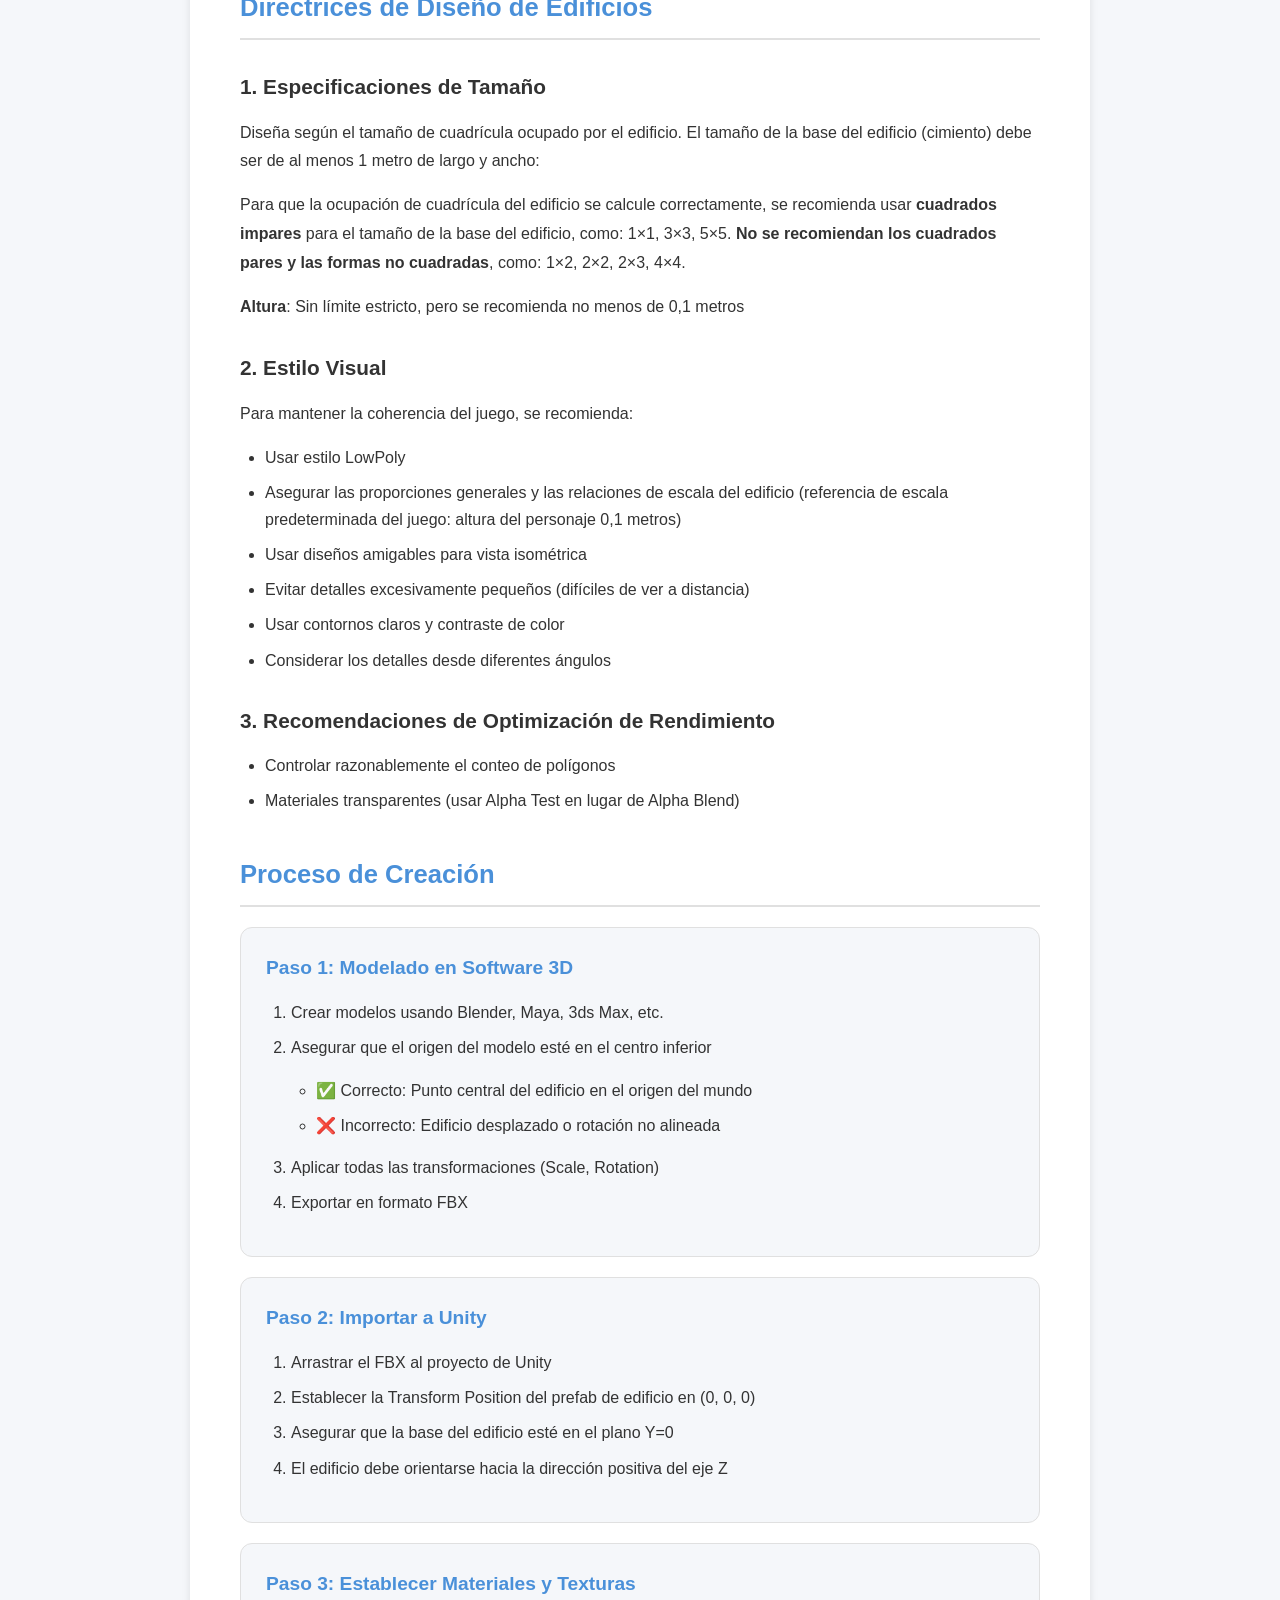
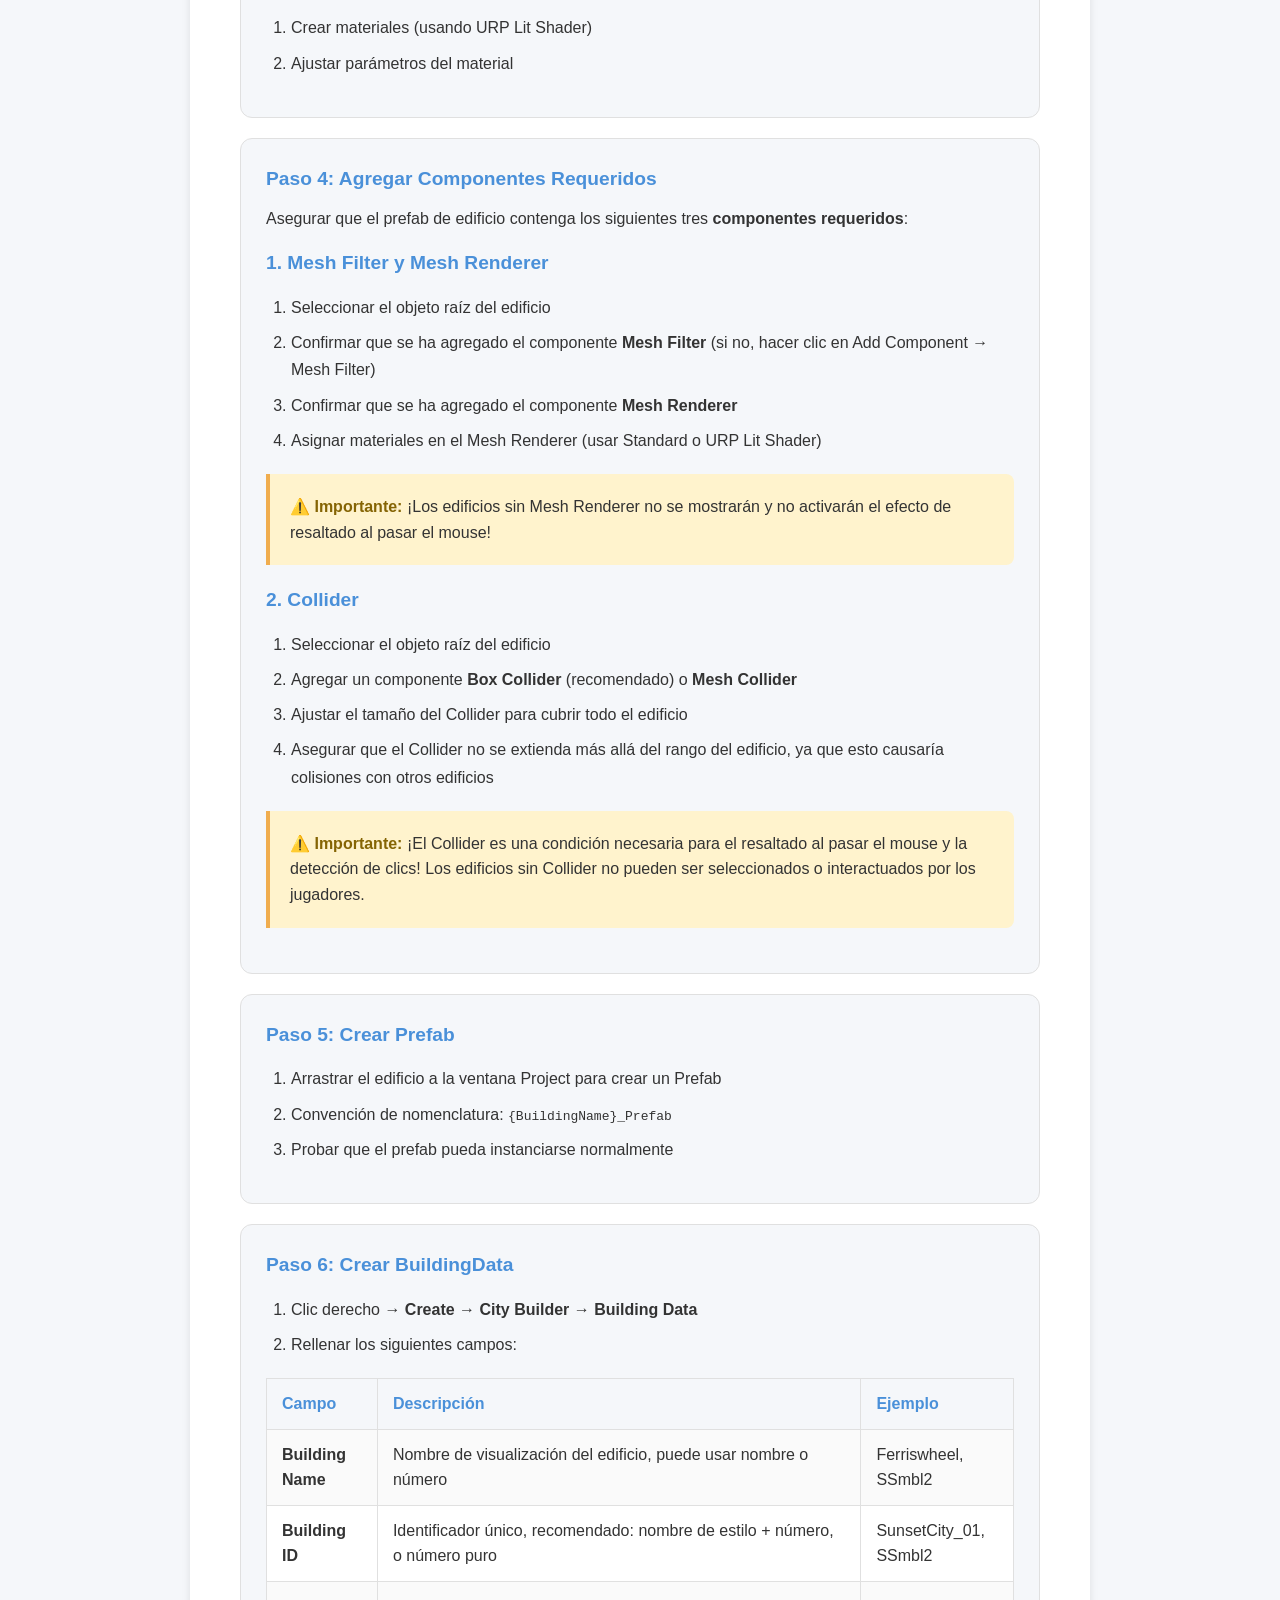
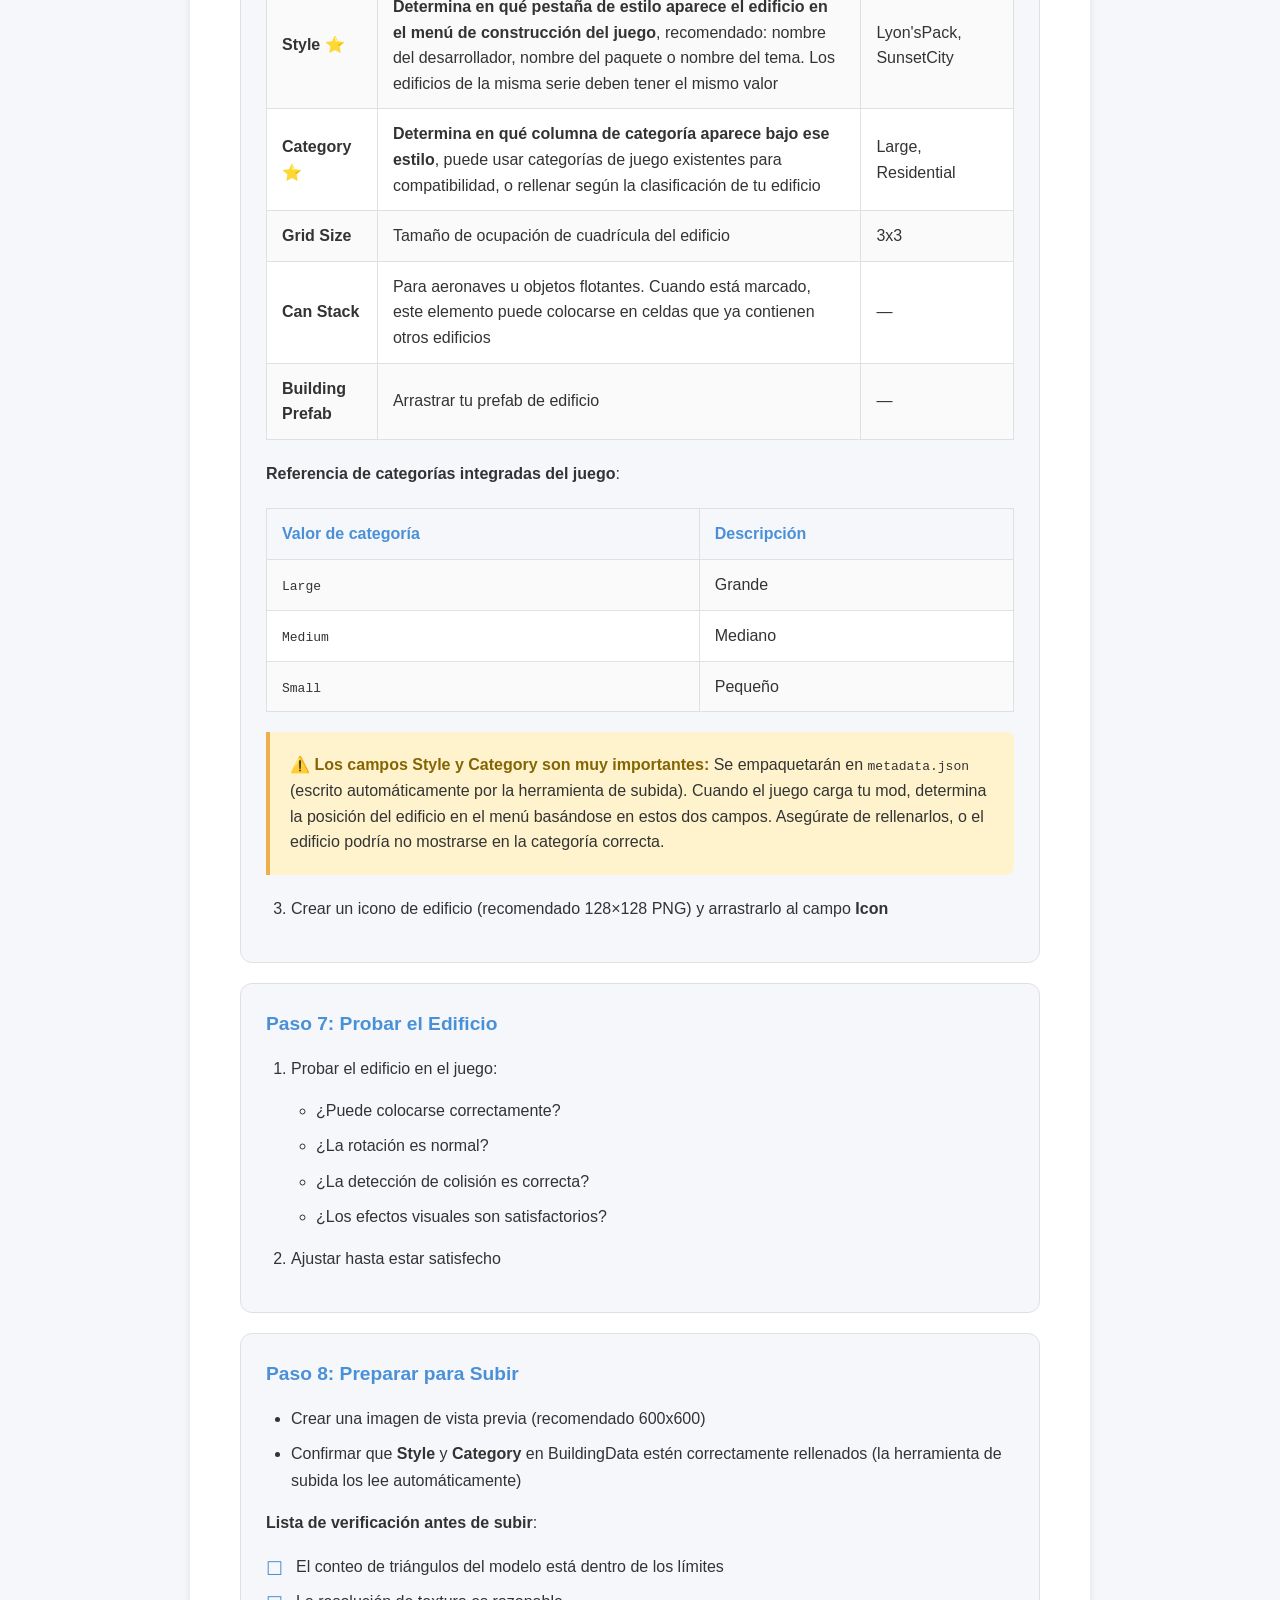
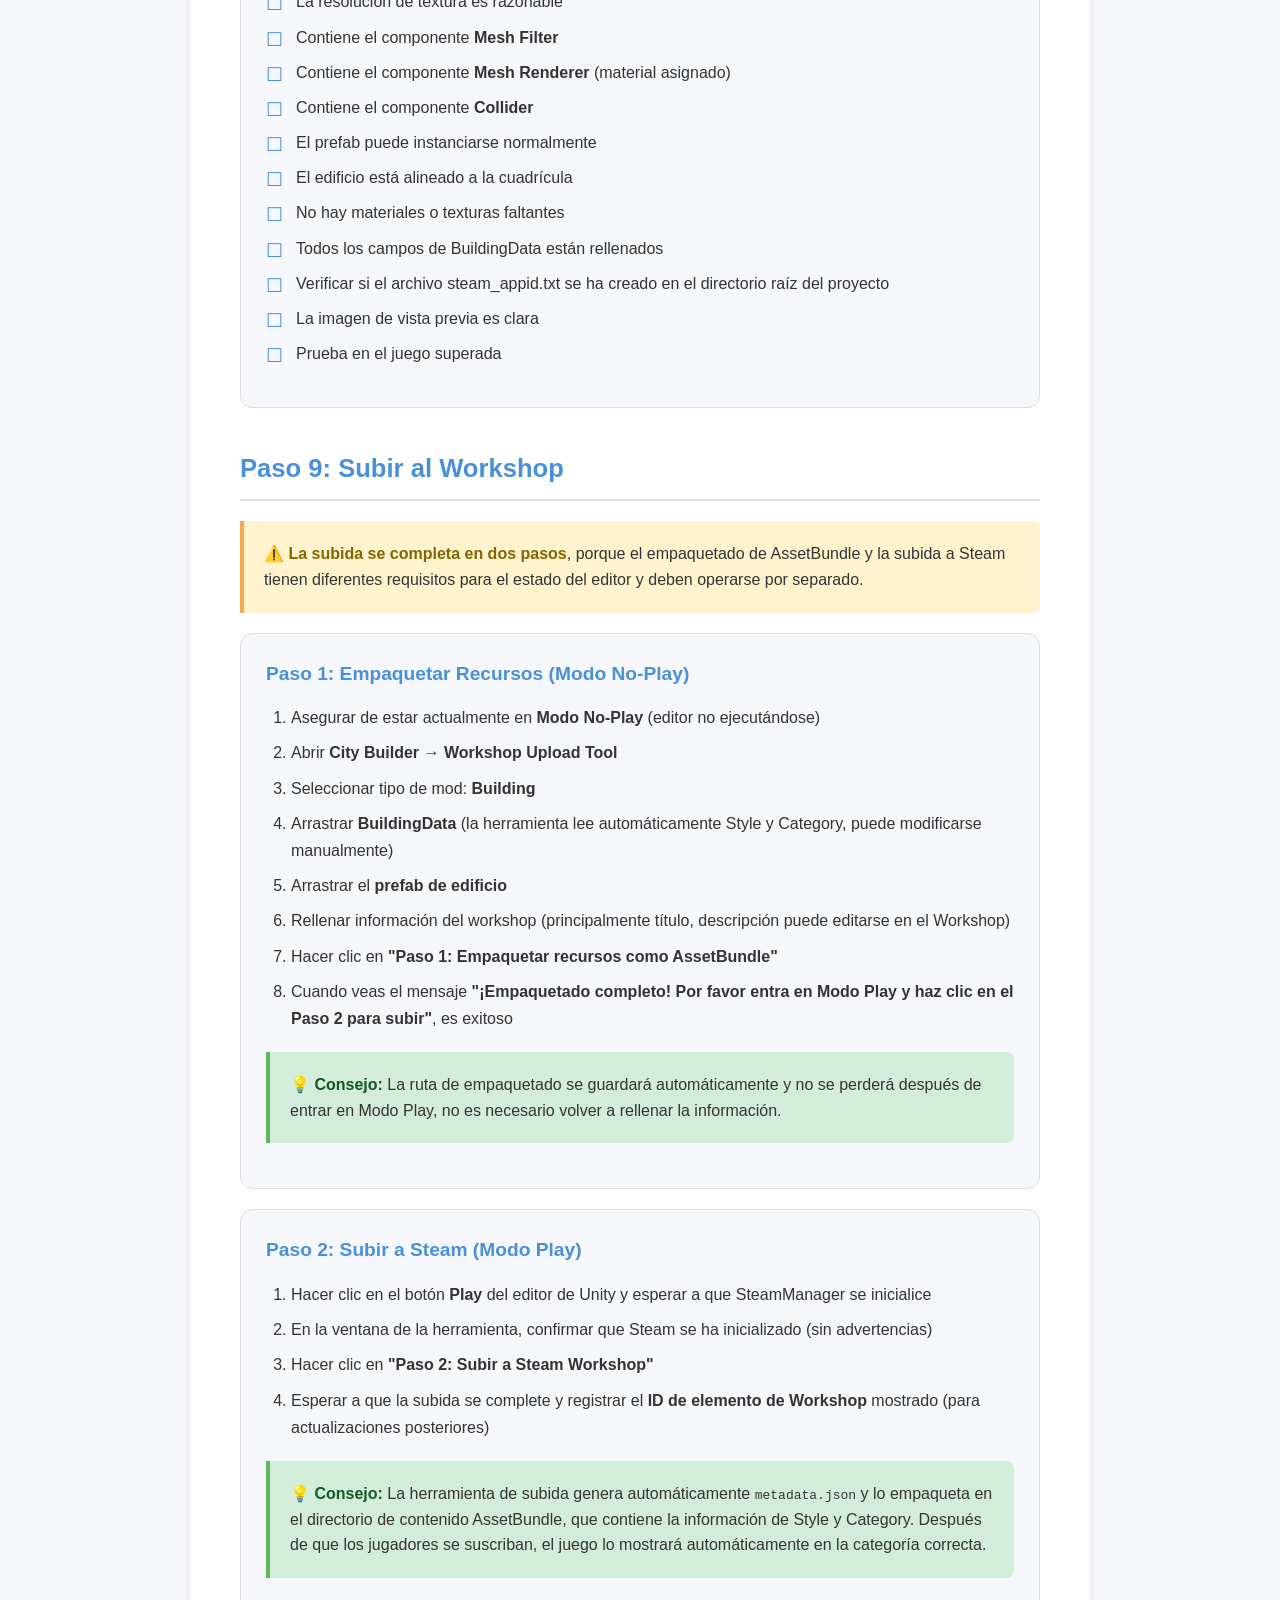
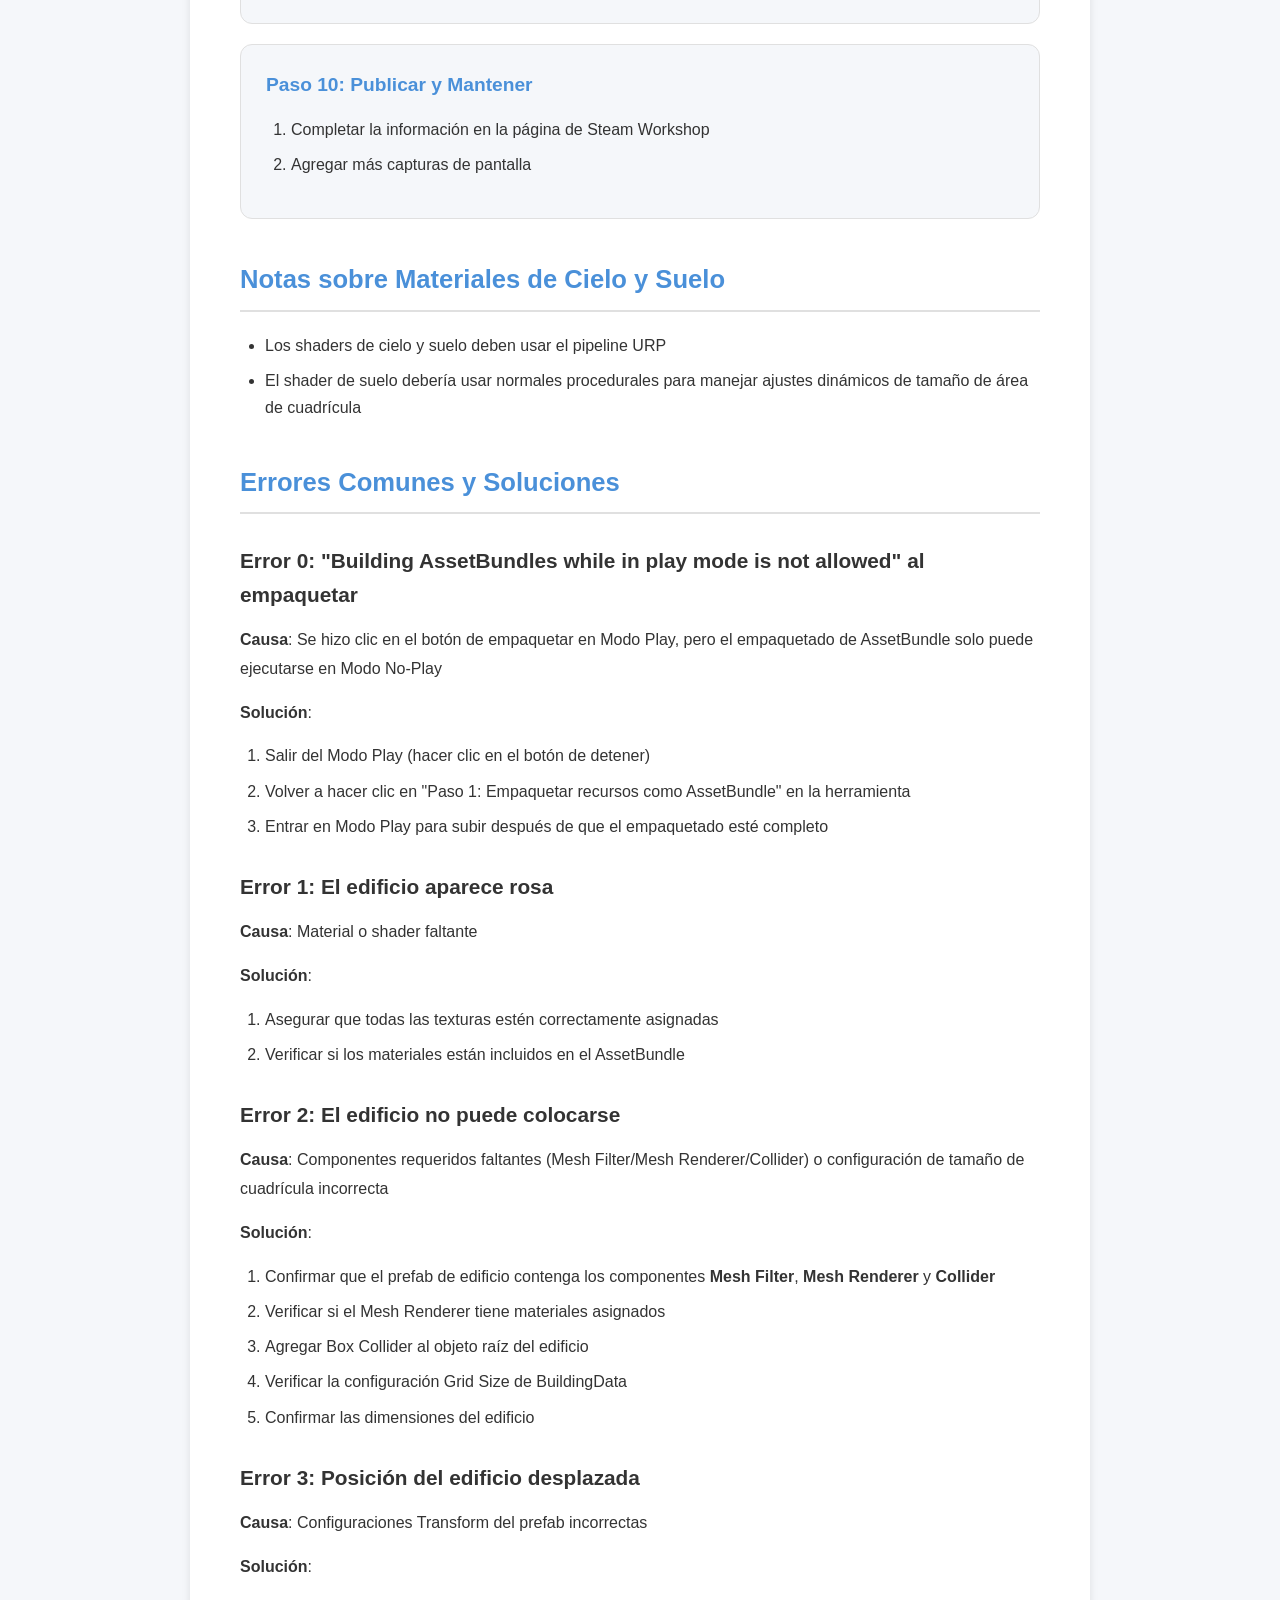
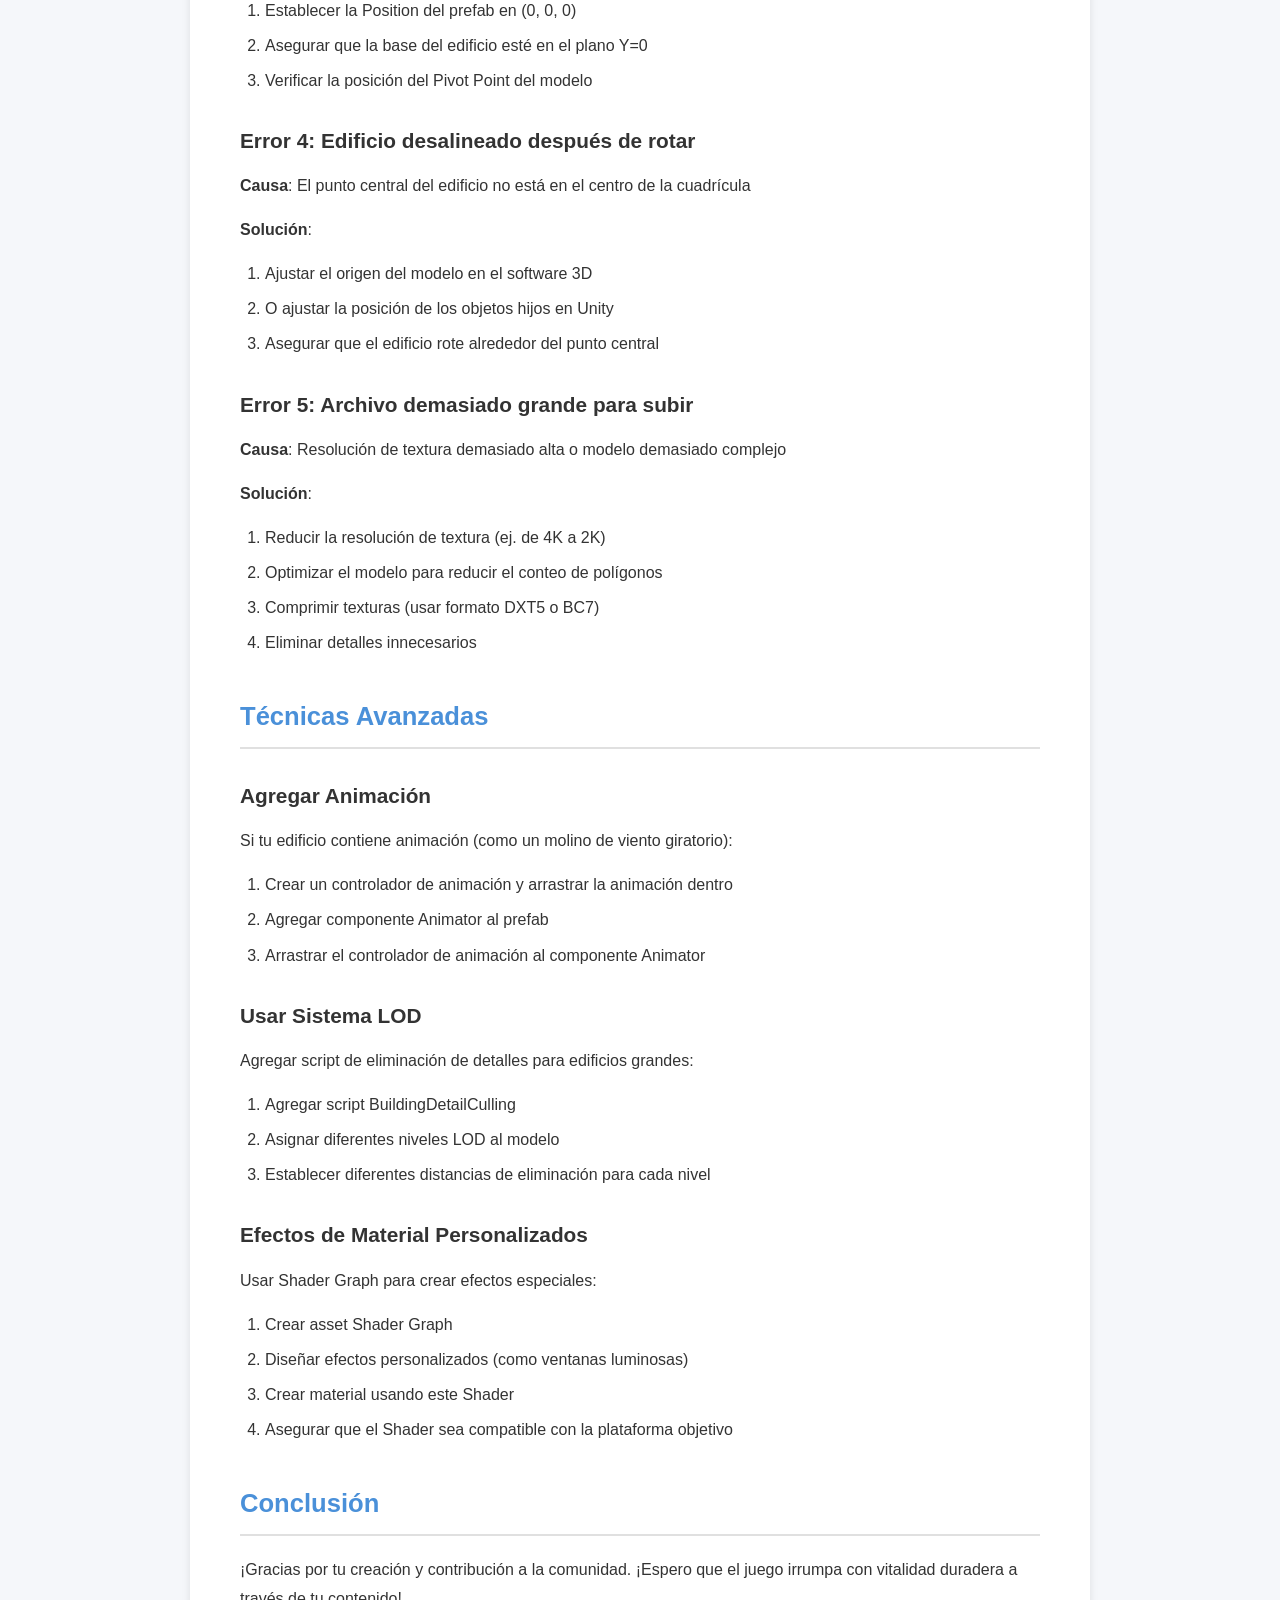
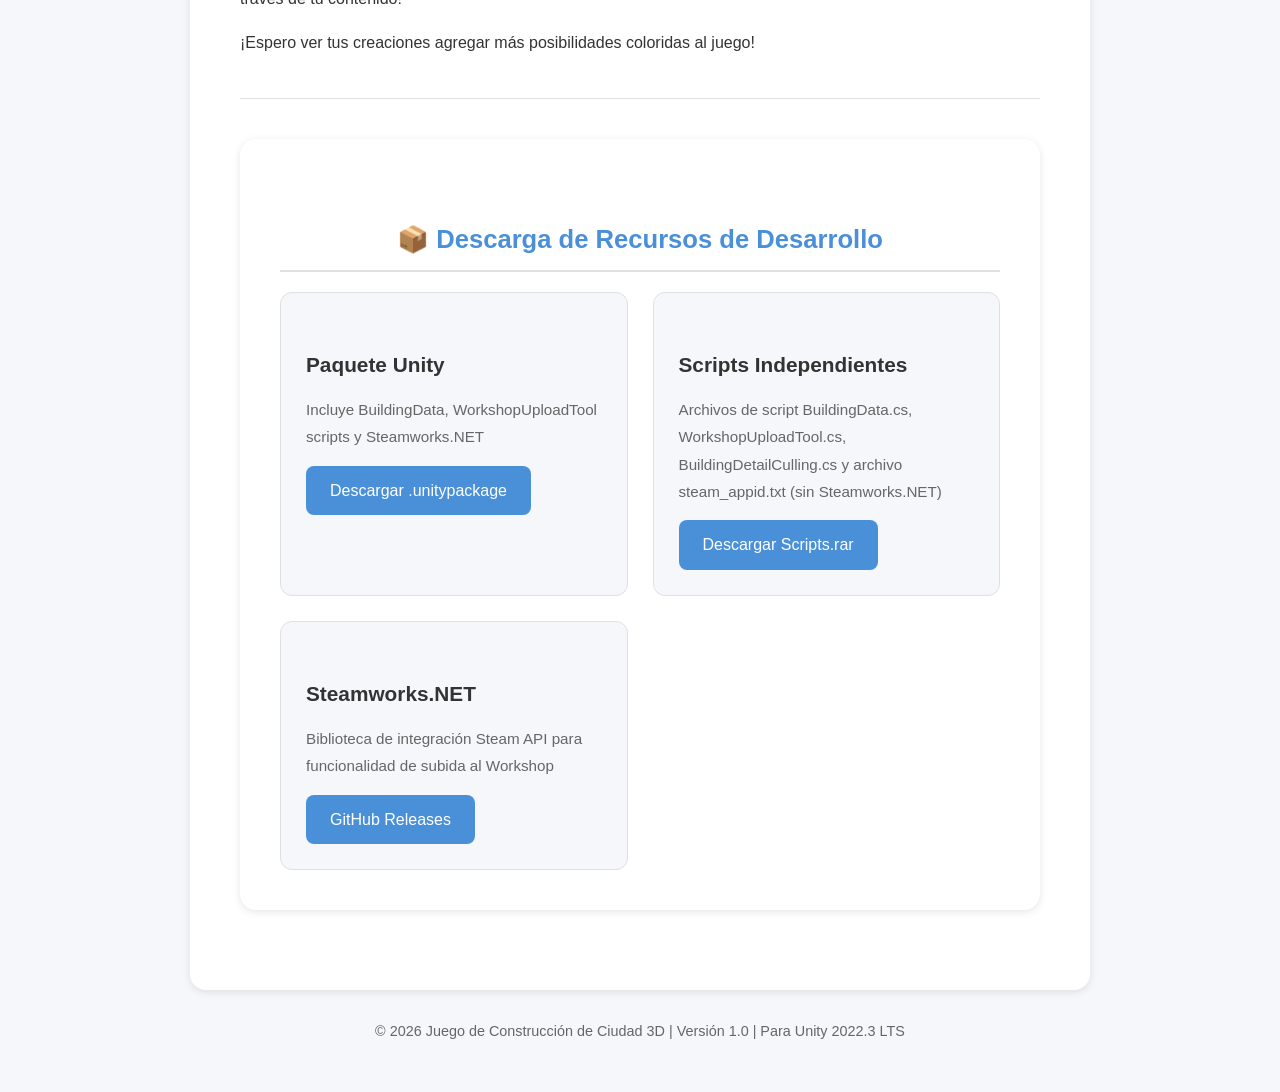
<file: es.html>
<!DOCTYPE html>
<html lang="es">
<head>
    <meta charset="UTF-8">
    <meta name="viewport" content="width=device-width, initial-scale=1.0">
    <title>Guía de Creación de Edificios para el Workshop - Español</title>
    <link rel="stylesheet" href="style.css">
</head>
<body>
    <div class="container">
        <a href="index.html" class="back-link">← Volver a la selección de idioma</a>
        
        <div class="guide-container">
            <header class="guide-header">
                <h1>🏗️ Guía de Creación de Edificios para el Workshop</h1>
                <p class="version">Versión: 1.0 | Última actualización: 2026 | Para: Unity 2022.3 LTS</p>
            </header>

            <div class="guide-content">
                <p>¡Bienvenido, Creador! ¡Gracias por tu interés en crear contenido personalizado! ¡Tu contribución ayudará a que la comunidad prospere! Esta guía te ayudará a crear contenido que cumpla con las especificaciones y subirlo al Workshop de Steam.</p>

                <h2>Requisitos Técnicos</h2>
                <p>La subida de contenido depende de dos scripts: <strong>BuildingData</strong> y <strong>WorkshopUploadTool</strong>. BuildingData se utiliza para rellenar los datos del edificio, y WorkshopUploadTool se utiliza para la subida. También necesitas <strong>Steamworks.NET</strong> y el archivo <strong>steam_appid.txt</strong>. El archivo steam_appid.txt debe colocarse en el directorio raíz del proyecto Unity con el ID del juego: <strong>4490290</strong>. Si necesitas actualizar Steamworks.NET, puedes descargarlo desde la página de GitHub:</p>
                <p><a href="https://github.com/rlabrecque/Steamworks.NET/releases" target="_blank">https://github.com/rlabrecque/Steamworks.NET/releases</a></p>
                <p>Impórtalo a Unity y adjunta el script Steam Manager a un GameObject vacío.</p>

                <div class="tip-box">
                    <strong>💡 Consejo:</strong> He empaquetado los scripts necesarios y Steamworks.NET en un archivo de paquete Unity. Puedes usar este archivo de paquete o descargarlos por separado.
                </div>

                <h3>Especificaciones del Modelo de Edificio</h3>
                <div class="warning-box">
                    <strong>⚠️ Recordatorio de Componentes Requeridos:</strong> Los prefabs de edificio deben contener los siguientes tres componentes principales. La falta de cualquiera de ellos causará problemas de funcionamiento:
                    <ul>
                        <li><strong>Mesh Filter</strong>: Muestra la malla del modelo</li>
                        <li><strong>Mesh Renderer</strong>: Renderiza el modelo (requiere asignación de material)</li>
                        <li><strong>Collider</strong> (Box Collider): Se usa para el resaltado al pasar el mouse, detección de clics y detección de colisión de colocación</li>
                    </ul>
                </div>

                <h3>Formatos de Recursos Soportados</h3>
                <ul>
                    <li><strong>Modelos</strong>: FBX</li>
                    <li><strong>Texturas</strong>: PNG</li>
                    <li><strong>Materiales</strong>: Unity URP Lit Shader</li>
                </ul>

                <h3>Límites de Tamaño de Archivo</h3>
                <ul>
                    <li>AssetBundle de edificio individual: ≤ 50 MB</li>
                    <li>Imagen de vista previa: ≤ 1 MB</li>
                    <li>Tamaño total de descarga: ≤ 100 MB</li>
                </ul>

                <h2>Directrices de Diseño de Edificios</h2>

                <h3>1. Especificaciones de Tamaño</h3>
                <p>Diseña según el tamaño de cuadrícula ocupado por el edificio. El tamaño de la base del edificio (cimiento) debe ser de al menos 1 metro de largo y ancho:</p>
                <p>Para que la ocupación de cuadrícula del edificio se calcule correctamente, se recomienda usar <strong>cuadrados impares</strong> para el tamaño de la base del edificio, como: 1×1, 3×3, 5×5. <strong>No se recomiendan los cuadrados pares y las formas no cuadradas</strong>, como: 1×2, 2×2, 2×3, 4×4.</p>
                <p><strong>Altura</strong>: Sin límite estricto, pero se recomienda no menos de 0,1 metros</p>

                <h3>2. Estilo Visual</h3>
                <p>Para mantener la coherencia del juego, se recomienda:</p>
                <ul>
                    <li>Usar estilo LowPoly</li>
                    <li>Asegurar las proporciones generales y las relaciones de escala del edificio (referencia de escala predeterminada del juego: altura del personaje 0,1 metros)</li>
                    <li>Usar diseños amigables para vista isométrica</li>
                    <li>Evitar detalles excesivamente pequeños (difíciles de ver a distancia)</li>
                    <li>Usar contornos claros y contraste de color</li>
                    <li>Considerar los detalles desde diferentes ángulos</li>
                </ul>

                <h3>3. Recomendaciones de Optimización de Rendimiento</h3>
                <ul>
                    <li>Controlar razonablemente el conteo de polígonos</li>
                    <li>Materiales transparentes (usar Alpha Test en lugar de Alpha Blend)</li>
                </ul>

                <h2>Proceso de Creación</h2>

                <div class="step-card">
                    <h4>Paso 1: Modelado en Software 3D</h4>
                    <ol>
                        <li>Crear modelos usando Blender, Maya, 3ds Max, etc.</li>
                        <li>Asegurar que el origen del modelo esté en el centro inferior
                            <ul>
                                <li>✅ Correcto: Punto central del edificio en el origen del mundo</li>
                                <li>❌ Incorrecto: Edificio desplazado o rotación no alineada</li>
                            </ul>
                        </li>
                        <li>Aplicar todas las transformaciones (Scale, Rotation)</li>
                        <li>Exportar en formato FBX</li>
                    </ol>
                </div>

                <div class="step-card">
                    <h4>Paso 2: Importar a Unity</h4>
                    <ol>
                        <li>Arrastrar el FBX al proyecto de Unity</li>
                        <li>Establecer la Transform Position del prefab de edificio en (0, 0, 0)</li>
                        <li>Asegurar que la base del edificio esté en el plano Y=0</li>
                        <li>El edificio debe orientarse hacia la dirección positiva del eje Z</li>
                    </ol>
                </div>

                <div class="step-card">
                    <h4>Paso 3: Establecer Materiales y Texturas</h4>
                    <ol>
                        <li>Crear materiales (usando URP Lit Shader)</li>
                        <li>Ajustar parámetros del material</li>
                    </ol>
                </div>

                <div class="step-card">
                    <h4>Paso 4: Agregar Componentes Requeridos</h4>
                    <p>Asegurar que el prefab de edificio contenga los siguientes tres <strong>componentes requeridos</strong>:</p>
                    
                    <h4>1. Mesh Filter y Mesh Renderer</h4>
                    <ol>
                        <li>Seleccionar el objeto raíz del edificio</li>
                        <li>Confirmar que se ha agregado el componente <strong>Mesh Filter</strong> (si no, hacer clic en Add Component → Mesh Filter)</li>
                        <li>Confirmar que se ha agregado el componente <strong>Mesh Renderer</strong></li>
                        <li>Asignar materiales en el Mesh Renderer (usar Standard o URP Lit Shader)</li>
                    </ol>
                    <div class="warning-box">
                        <strong>⚠️ Importante:</strong> ¡Los edificios sin Mesh Renderer no se mostrarán y no activarán el efecto de resaltado al pasar el mouse!
                    </div>

                    <h4>2. Collider</h4>
                    <ol>
                        <li>Seleccionar el objeto raíz del edificio</li>
                        <li>Agregar un componente <strong>Box Collider</strong> (recomendado) o <strong>Mesh Collider</strong></li>
                        <li>Ajustar el tamaño del Collider para cubrir todo el edificio</li>
                        <li>Asegurar que el Collider no se extienda más allá del rango del edificio, ya que esto causaría colisiones con otros edificios</li>
                    </ol>
                    <div class="warning-box">
                        <strong>⚠️ Importante:</strong> ¡El Collider es una condición necesaria para el resaltado al pasar el mouse y la detección de clics! Los edificios sin Collider no pueden ser seleccionados o interactuados por los jugadores.
                    </div>
                </div>

                <div class="step-card">
                    <h4>Paso 5: Crear Prefab</h4>
                    <ol>
                        <li>Arrastrar el edificio a la ventana Project para crear un Prefab</li>
                        <li>Convención de nomenclatura: <code>{BuildingName}_Prefab</code></li>
                        <li>Probar que el prefab pueda instanciarse normalmente</li>
                    </ol>
                </div>

                <div class="step-card">
                    <h4>Paso 6: Crear BuildingData</h4>
                    <ol>
                        <li>Clic derecho → <strong>Create → City Builder → Building Data</strong></li>
                        <li>Rellenar los siguientes campos:</li>
                    </ol>
                    
                    <table>
                        <tr>
                            <th>Campo</th>
                            <th>Descripción</th>
                            <th>Ejemplo</th>
                        </tr>
                        <tr>
                            <td><strong>Building Name</strong></td>
                            <td>Nombre de visualización del edificio, puede usar nombre o número</td>
                            <td>Ferriswheel, SSmbl2</td>
                        </tr>
                        <tr>
                            <td><strong>Building ID</strong></td>
                            <td>Identificador único, recomendado: nombre de estilo + número, o número puro</td>
                            <td>SunsetCity_01, SSmbl2</td>
                        </tr>
                        <tr>
                            <td><strong>Style</strong> ⭐</td>
                            <td><strong>Determina en qué pestaña de estilo aparece el edificio en el menú de construcción del juego</strong>, recomendado: nombre del desarrollador, nombre del paquete o nombre del tema. Los edificios de la misma serie deben tener el mismo valor</td>
                            <td>Lyon'sPack, SunsetCity</td>
                        </tr>
                        <tr>
                            <td><strong>Category</strong> ⭐</td>
                            <td><strong>Determina en qué columna de categoría aparece bajo ese estilo</strong>, puede usar categorías de juego existentes para compatibilidad, o rellenar según la clasificación de tu edificio</td>
                            <td>Large, Residential</td>
                        </tr>
                        <tr>
                            <td><strong>Grid Size</strong></td>
                            <td>Tamaño de ocupación de cuadrícula del edificio</td>
                            <td>3x3</td>
                        </tr>
                        <tr>
                            <td><strong>Can Stack</strong></td>
                            <td>Para aeronaves u objetos flotantes. Cuando está marcado, este elemento puede colocarse en celdas que ya contienen otros edificios</td>
                            <td>—</td>
                        </tr>
                        <tr>
                            <td><strong>Building Prefab</strong></td>
                            <td>Arrastrar tu prefab de edificio</td>
                            <td>—</td>
                        </tr>
                    </table>

                    <p><strong>Referencia de categorías integradas del juego</strong>:</p>
                    <table>
                        <tr>
                            <th>Valor de categoría</th>
                            <th>Descripción</th>
                        </tr>
                        <tr><td><code>Large</code></td><td>Grande</td></tr>
                        <tr><td><code>Medium</code></td><td>Mediano</td></tr>
                        <tr><td><code>Small</code></td><td>Pequeño</td></tr>
                    </table>

                    <div class="warning-box">
                        <strong>⚠️ Los campos Style y Category son muy importantes:</strong> Se empaquetarán en <code>metadata.json</code> (escrito automáticamente por la herramienta de subida). Cuando el juego carga tu mod, determina la posición del edificio en el menú basándose en estos dos campos. Asegúrate de rellenarlos, o el edificio podría no mostrarse en la categoría correcta.
                    </div>

                    <ol start="3">
                        <li>Crear un icono de edificio (recomendado 128×128 PNG) y arrastrarlo al campo <strong>Icon</strong></li>
                    </ol>
                </div>

                <div class="step-card">
                    <h4>Paso 7: Probar el Edificio</h4>
                    <ol>
                        <li>Probar el edificio en el juego:
                            <ul>
                                <li>¿Puede colocarse correctamente?</li>
                                <li>¿La rotación es normal?</li>
                                <li>¿La detección de colisión es correcta?</li>
                                <li>¿Los efectos visuales son satisfactorios?</li>
                            </ul>
                        </li>
                        <li>Ajustar hasta estar satisfecho</li>
                    </ol>
                </div>

                <div class="step-card">
                    <h4>Paso 8: Preparar para Subir</h4>
                    <ul>
                        <li>Crear una imagen de vista previa (recomendado 600x600)</li>
                        <li>Confirmar que <strong>Style</strong> y <strong>Category</strong> en BuildingData estén correctamente rellenados (la herramienta de subida los lee automáticamente)</li>
                    </ul>
                    
                    <p><strong>Lista de verificación antes de subir</strong>:</p>
                    <ul class="checklist">
                        <li>El conteo de triángulos del modelo está dentro de los límites</li>
                        <li>La resolución de textura es razonable</li>
                        <li>Contiene el componente <strong>Mesh Filter</strong></li>
                        <li>Contiene el componente <strong>Mesh Renderer</strong> (material asignado)</li>
                        <li>Contiene el componente <strong>Collider</strong></li>
                        <li>El prefab puede instanciarse normalmente</li>
                        <li>El edificio está alineado a la cuadrícula</li>
                        <li>No hay materiales o texturas faltantes</li>
                        <li>Todos los campos de BuildingData están rellenados</li>
                        <li>Verificar si el archivo steam_appid.txt se ha creado en el directorio raíz del proyecto</li>
                        <li>La imagen de vista previa es clara</li>
                        <li>Prueba en el juego superada</li>
                    </ul>
                </div>

                <h2>Paso 9: Subir al Workshop</h2>
                <div class="warning-box">
                    <strong>⚠️ La subida se completa en dos pasos</strong>, porque el empaquetado de AssetBundle y la subida a Steam tienen diferentes requisitos para el estado del editor y deben operarse por separado.
                </div>

                <div class="step-card">
                    <h4>Paso 1: Empaquetar Recursos (Modo No-Play)</h4>
                    <ol>
                        <li>Asegurar de estar actualmente en <strong>Modo No-Play</strong> (editor no ejecutándose)</li>
                        <li>Abrir <strong>City Builder → Workshop Upload Tool</strong></li>
                        <li>Seleccionar tipo de mod: <strong>Building</strong></li>
                        <li>Arrastrar <strong>BuildingData</strong> (la herramienta lee automáticamente Style y Category, puede modificarse manualmente)</li>
                        <li>Arrastrar el <strong>prefab de edificio</strong></li>
                        <li>Rellenar información del workshop (principalmente título, descripción puede editarse en el Workshop)</li>
                        <li>Hacer clic en <strong>"Paso 1: Empaquetar recursos como AssetBundle"</strong></li>
                        <li>Cuando veas el mensaje <strong>"¡Empaquetado completo! Por favor entra en Modo Play y haz clic en el Paso 2 para subir"</strong>, es exitoso</li>
                    </ol>
                    <div class="tip-box">
                        <strong>💡 Consejo:</strong> La ruta de empaquetado se guardará automáticamente y no se perderá después de entrar en Modo Play, no es necesario volver a rellenar la información.
                    </div>
                </div>

                <div class="step-card">
                    <h4>Paso 2: Subir a Steam (Modo Play)</h4>
                    <ol>
                        <li>Hacer clic en el botón <strong>Play</strong> del editor de Unity y esperar a que SteamManager se inicialice</li>
                        <li>En la ventana de la herramienta, confirmar que Steam se ha inicializado (sin advertencias)</li>
                        <li>Hacer clic en <strong>"Paso 2: Subir a Steam Workshop"</strong></li>
                        <li>Esperar a que la subida se complete y registrar el <strong>ID de elemento de Workshop</strong> mostrado (para actualizaciones posteriores)</li>
                    </ol>
                    <div class="tip-box">
                        <strong>💡 Consejo:</strong> La herramienta de subida genera automáticamente <code>metadata.json</code> y lo empaqueta en el directorio de contenido AssetBundle, que contiene la información de Style y Category. Después de que los jugadores se suscriban, el juego lo mostrará automáticamente en la categoría correcta.
                    </div>
                </div>

                <div class="step-card">
                    <h4>Paso 10: Publicar y Mantener</h4>
                    <ol>
                        <li>Completar la información en la página de Steam Workshop</li>
                        <li>Agregar más capturas de pantalla</li>
                    </ol>
                </div>

                <h2>Notas sobre Materiales de Cielo y Suelo</h2>
                <ul>
                    <li>Los shaders de cielo y suelo deben usar el pipeline URP</li>
                    <li>El shader de suelo debería usar normales procedurales para manejar ajustes dinámicos de tamaño de área de cuadrícula</li>
                </ul>

                <h2>Errores Comunes y Soluciones</h2>

                <h3>Error 0: "Building AssetBundles while in play mode is not allowed" al empaquetar</h3>
                <p><strong>Causa</strong>: Se hizo clic en el botón de empaquetar en Modo Play, pero el empaquetado de AssetBundle solo puede ejecutarse en Modo No-Play</p>
                <p><strong>Solución</strong>:</p>
                <ol>
                    <li>Salir del Modo Play (hacer clic en el botón de detener)</li>
                    <li>Volver a hacer clic en "Paso 1: Empaquetar recursos como AssetBundle" en la herramienta</li>
                    <li>Entrar en Modo Play para subir después de que el empaquetado esté completo</li>
                </ol>

                <h3>Error 1: El edificio aparece rosa</h3>
                <p><strong>Causa</strong>: Material o shader faltante</p>
                <p><strong>Solución</strong>:</p>
                <ol>
                    <li>Asegurar que todas las texturas estén correctamente asignadas</li>
                    <li>Verificar si los materiales están incluidos en el AssetBundle</li>
                </ol>

                <h3>Error 2: El edificio no puede colocarse</h3>
                <p><strong>Causa</strong>: Componentes requeridos faltantes (Mesh Filter/Mesh Renderer/Collider) o configuración de tamaño de cuadrícula incorrecta</p>
                <p><strong>Solución</strong>:</p>
                <ol>
                    <li>Confirmar que el prefab de edificio contenga los componentes <strong>Mesh Filter</strong>, <strong>Mesh Renderer</strong> y <strong>Collider</strong></li>
                    <li>Verificar si el Mesh Renderer tiene materiales asignados</li>
                    <li>Agregar Box Collider al objeto raíz del edificio</li>
                    <li>Verificar la configuración Grid Size de BuildingData</li>
                    <li>Confirmar las dimensiones del edificio</li>
                </ol>

                <h3>Error 3: Posición del edificio desplazada</h3>
                <p><strong>Causa</strong>: Configuraciones Transform del prefab incorrectas</p>
                <p><strong>Solución</strong>:</p>
                <ol>
                    <li>Establecer la Position del prefab en (0, 0, 0)</li>
                    <li>Asegurar que la base del edificio esté en el plano Y=0</li>
                    <li>Verificar la posición del Pivot Point del modelo</li>
                </ol>

                <h3>Error 4: Edificio desalineado después de rotar</h3>
                <p><strong>Causa</strong>: El punto central del edificio no está en el centro de la cuadrícula</p>
                <p><strong>Solución</strong>:</p>
                <ol>
                    <li>Ajustar el origen del modelo en el software 3D</li>
                    <li>O ajustar la posición de los objetos hijos en Unity</li>
                    <li>Asegurar que el edificio rote alrededor del punto central</li>
                </ol>

                <h3>Error 5: Archivo demasiado grande para subir</h3>
                <p><strong>Causa</strong>: Resolución de textura demasiado alta o modelo demasiado complejo</p>
                <p><strong>Solución</strong>:</p>
                <ol>
                    <li>Reducir la resolución de textura (ej. de 4K a 2K)</li>
                    <li>Optimizar el modelo para reducir el conteo de polígonos</li>
                    <li>Comprimir texturas (usar formato DXT5 o BC7)</li>
                    <li>Eliminar detalles innecesarios</li>
                </ol>

                <h2>Técnicas Avanzadas</h2>

                <h3>Agregar Animación</h3>
                <p>Si tu edificio contiene animación (como un molino de viento giratorio):</p>
                <ol>
                    <li>Crear un controlador de animación y arrastrar la animación dentro</li>
                    <li>Agregar componente Animator al prefab</li>
                    <li>Arrastrar el controlador de animación al componente Animator</li>
                </ol>

                <h3>Usar Sistema LOD</h3>
                <p>Agregar script de eliminación de detalles para edificios grandes:</p>
                <ol>
                    <li>Agregar script BuildingDetailCulling</li>
                    <li>Asignar diferentes niveles LOD al modelo</li>
                    <li>Establecer diferentes distancias de eliminación para cada nivel</li>
                </ol>

                <h3>Efectos de Material Personalizados</h3>
                <p>Usar Shader Graph para crear efectos especiales:</p>
                <ol>
                    <li>Crear asset Shader Graph</li>
                    <li>Diseñar efectos personalizados (como ventanas luminosas)</li>
                    <li>Crear material usando este Shader</li>
                    <li>Asegurar que el Shader sea compatible con la plataforma objetivo</li>
                </ol>

                <h2>Conclusión</h2>
                <p>¡Gracias por tu creación y contribución a la comunidad. ¡Espero que el juego irrumpa con vitalidad duradera a través de tu contenido!</p>
                <p>¡Espero ver tus creaciones agregar más posibilidades coloridas al juego!</p>

                <hr style="margin: 40px 0; border: none; border-top: 1px solid var(--border-color);">
                
                <div class="downloads-section" style="margin-top: 40px;">
                    <h2>📦 Descarga de Recursos de Desarrollo</h2>
                    <div class="download-grid">
                        <div class="download-card">
                            <h3>Paquete Unity</h3>
                            <p>Incluye BuildingData, WorkshopUploadTool scripts y Steamworks.NET</p>
                            <a href="https://github.com/dennianp98/gridrealm-workshop-creator-guide/blob/main/WorkshopUpload.unitypackage" class="btn-download">Descargar .unitypackage</a>
                        </div>
                        <div class="download-card">
                            <h3>Scripts Independientes</h3>
                            <p>Archivos de script BuildingData.cs, WorkshopUploadTool.cs, BuildingDetailCulling.cs y archivo steam_appid.txt (sin Steamworks.NET)</p>
                            <a href="https://github.com/dennianp98/gridrealm-workshop-creator-guide/blob/main/Scripts.rar" class="btn-download">Descargar Scripts.rar</a>
                        </div>
                        <div class="download-card">
                            <h3>Steamworks.NET</h3>
                            <p>Biblioteca de integración Steam API para funcionalidad de subida al Workshop</p>
                            <a href="https://github.com/rlabrecque/Steamworks.NET/releases" target="_blank" class="btn-download">GitHub Releases</a>
                        </div>
                    </div>
                </div>
            </div>
        </div>

        <footer>
            <p>© 2026 Juego de Construcción de Ciudad 3D | Versión 1.0 | Para Unity 2022.3 LTS</p>
        </footer>
    </div>
</body>
</html>
</file>
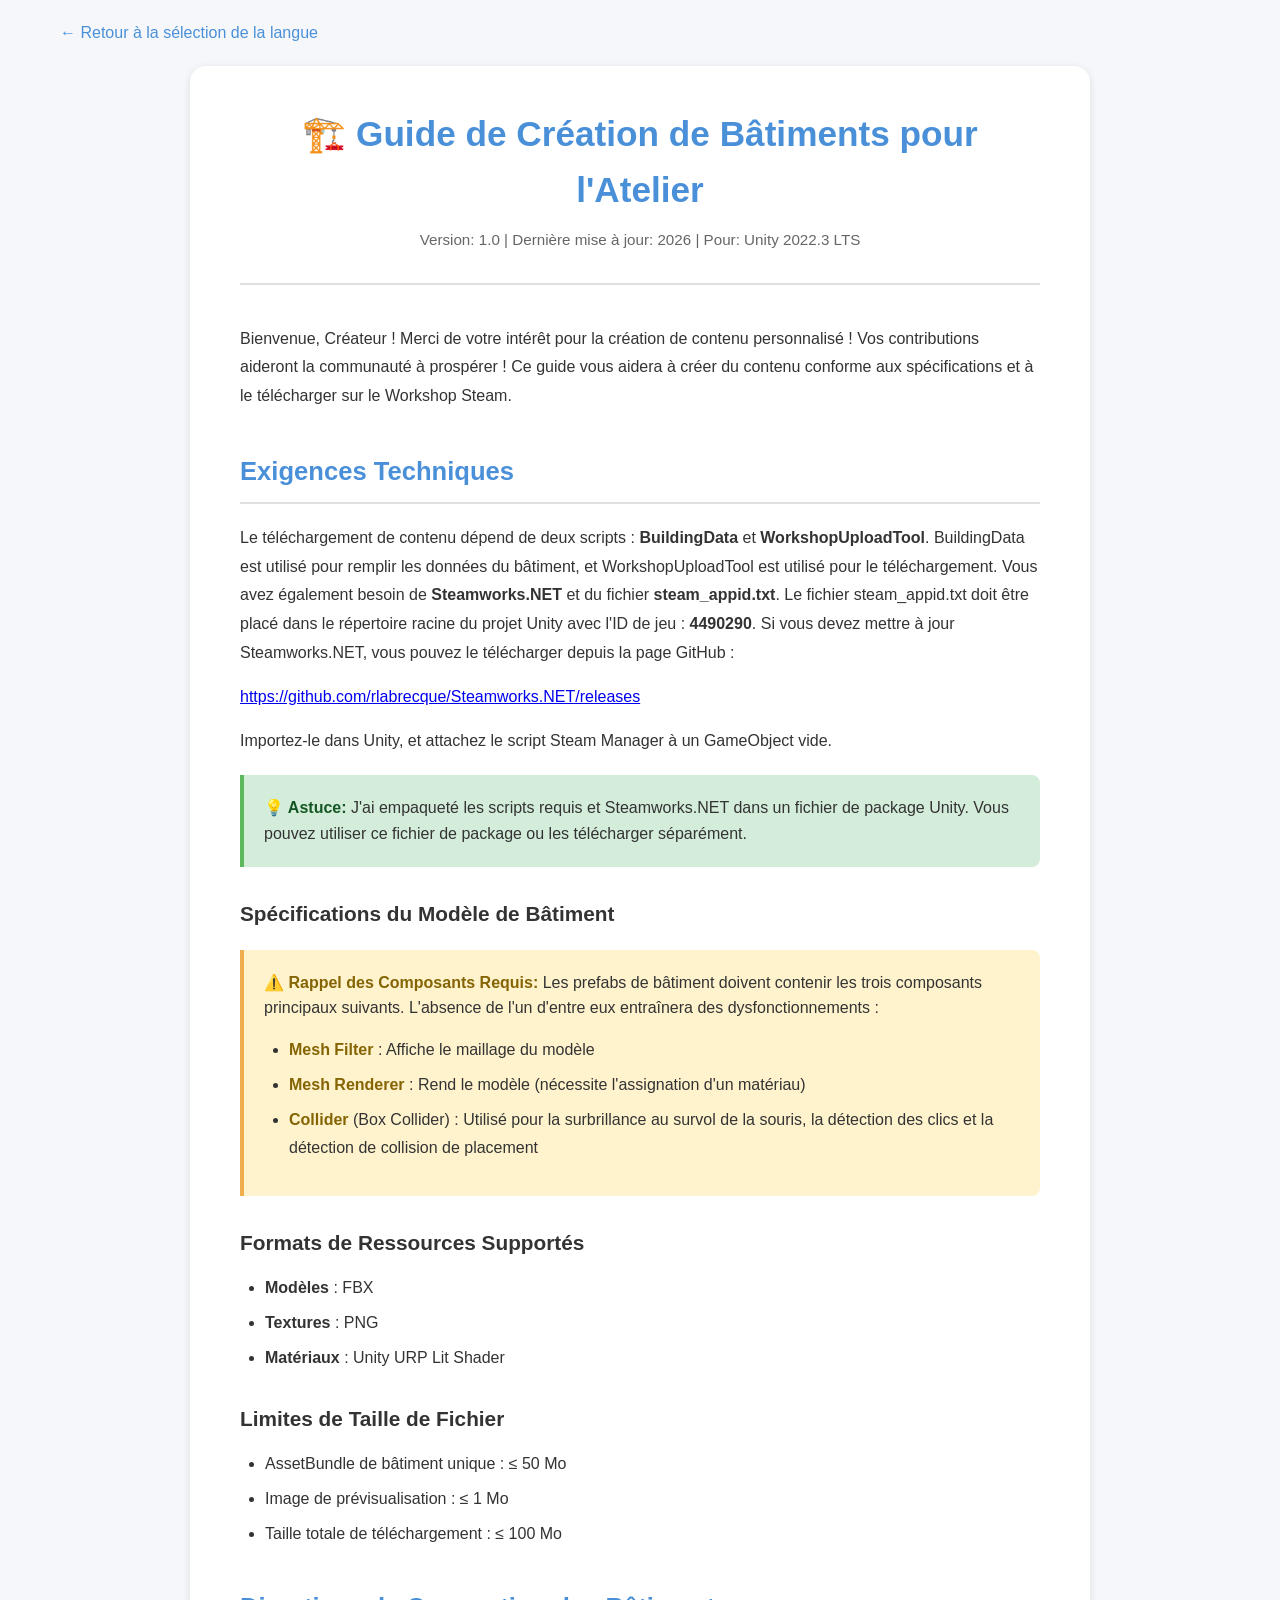
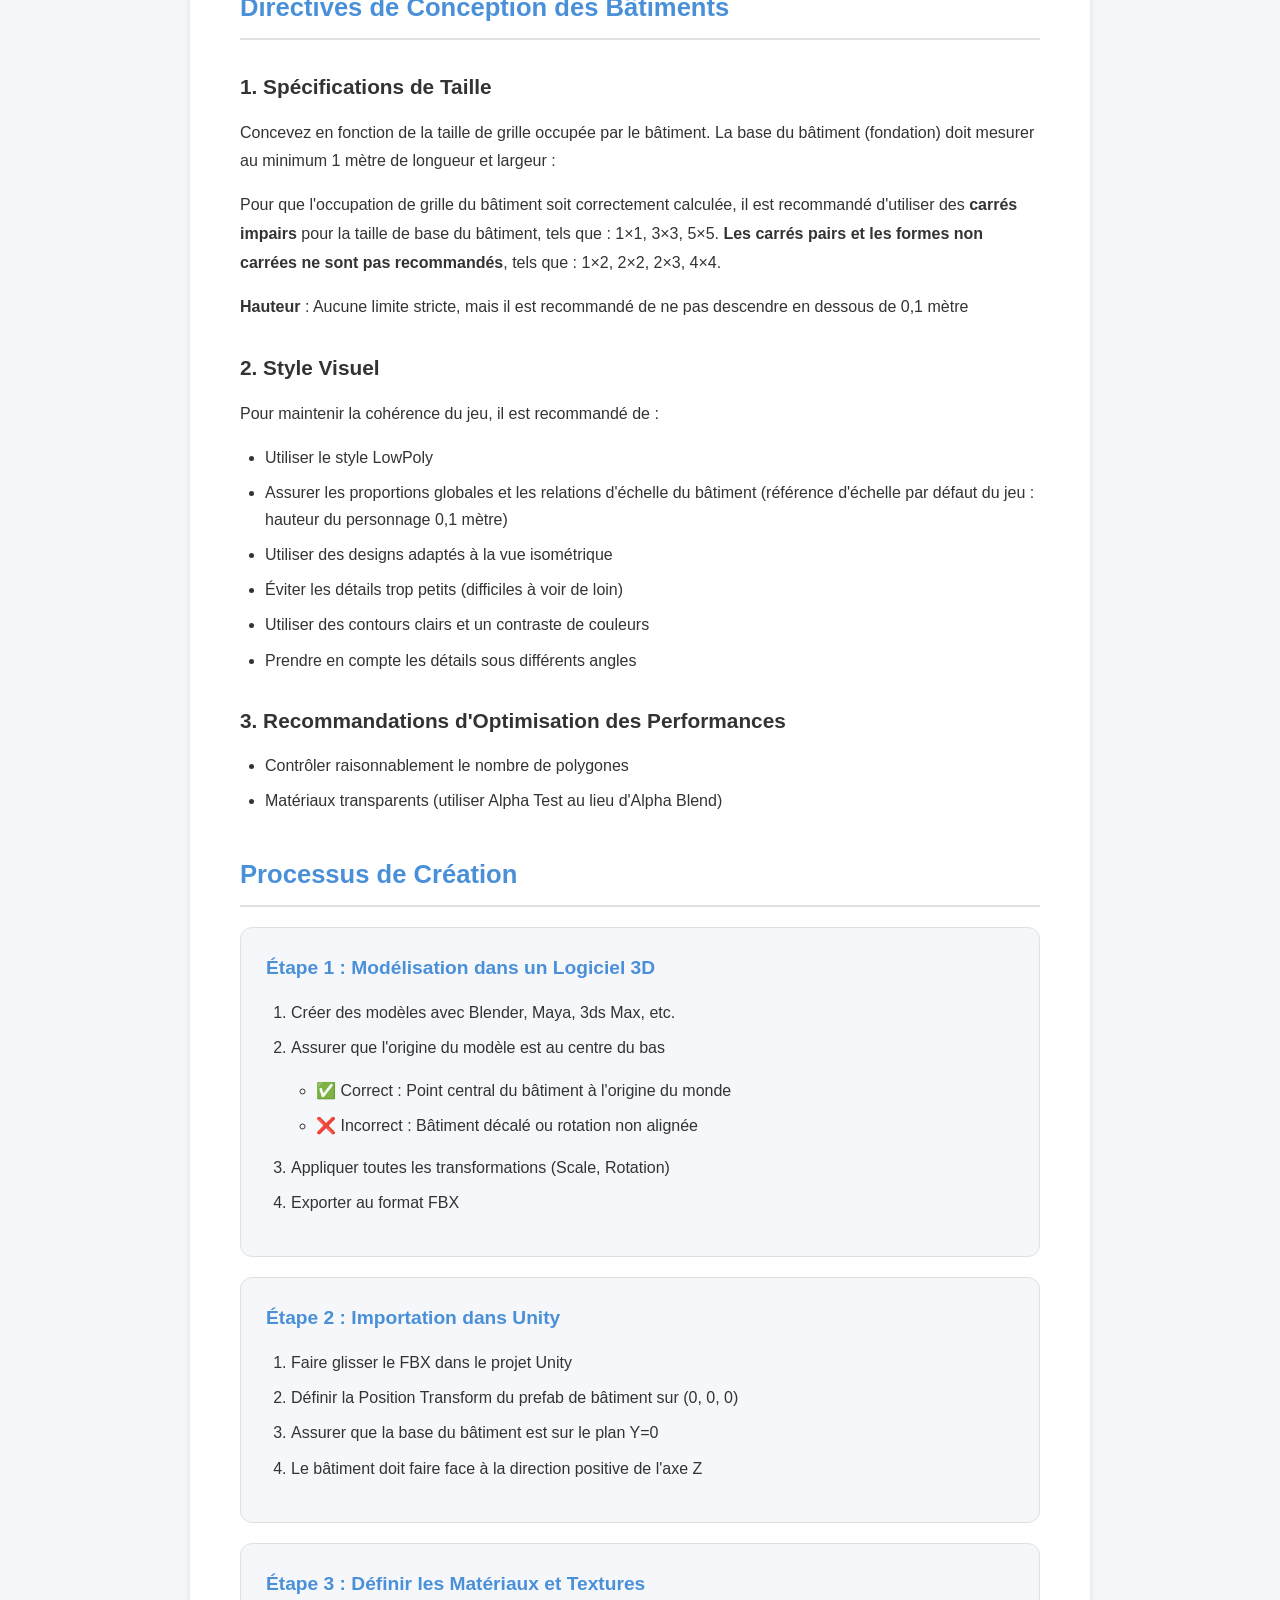
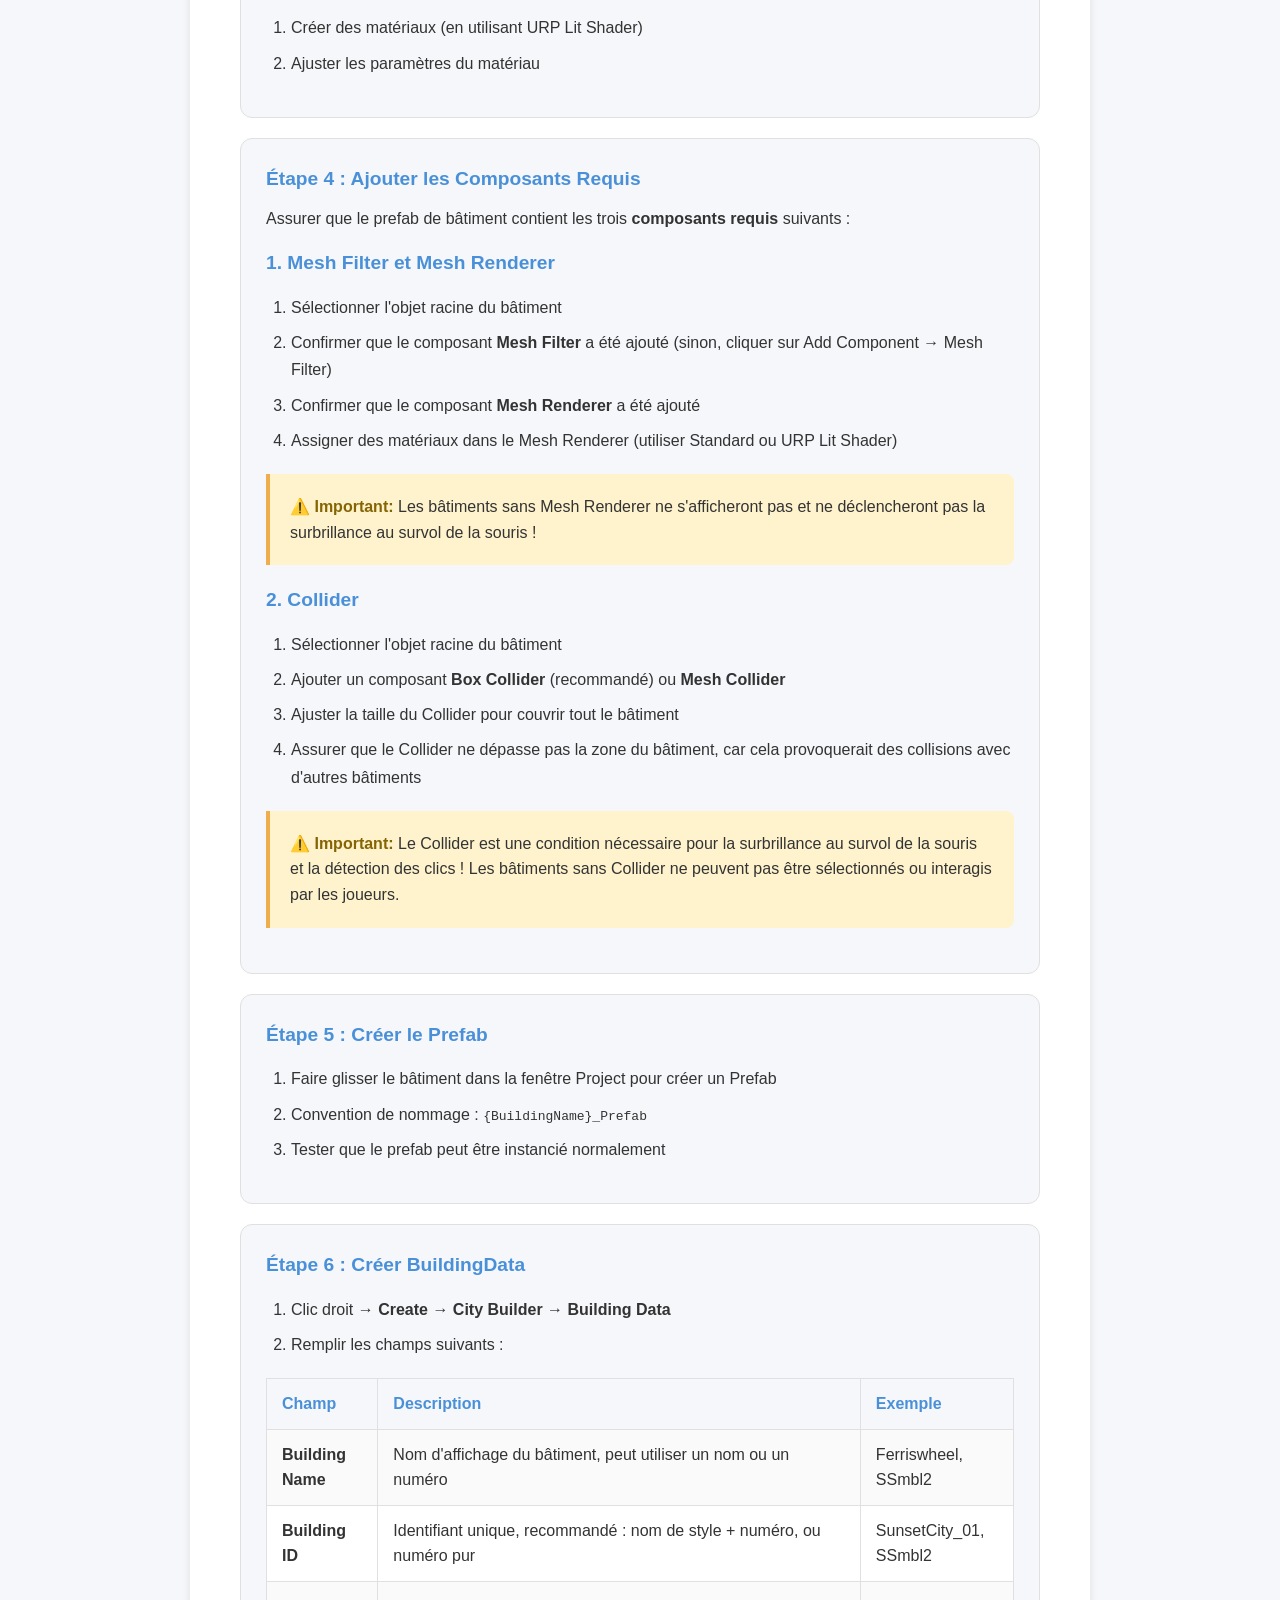
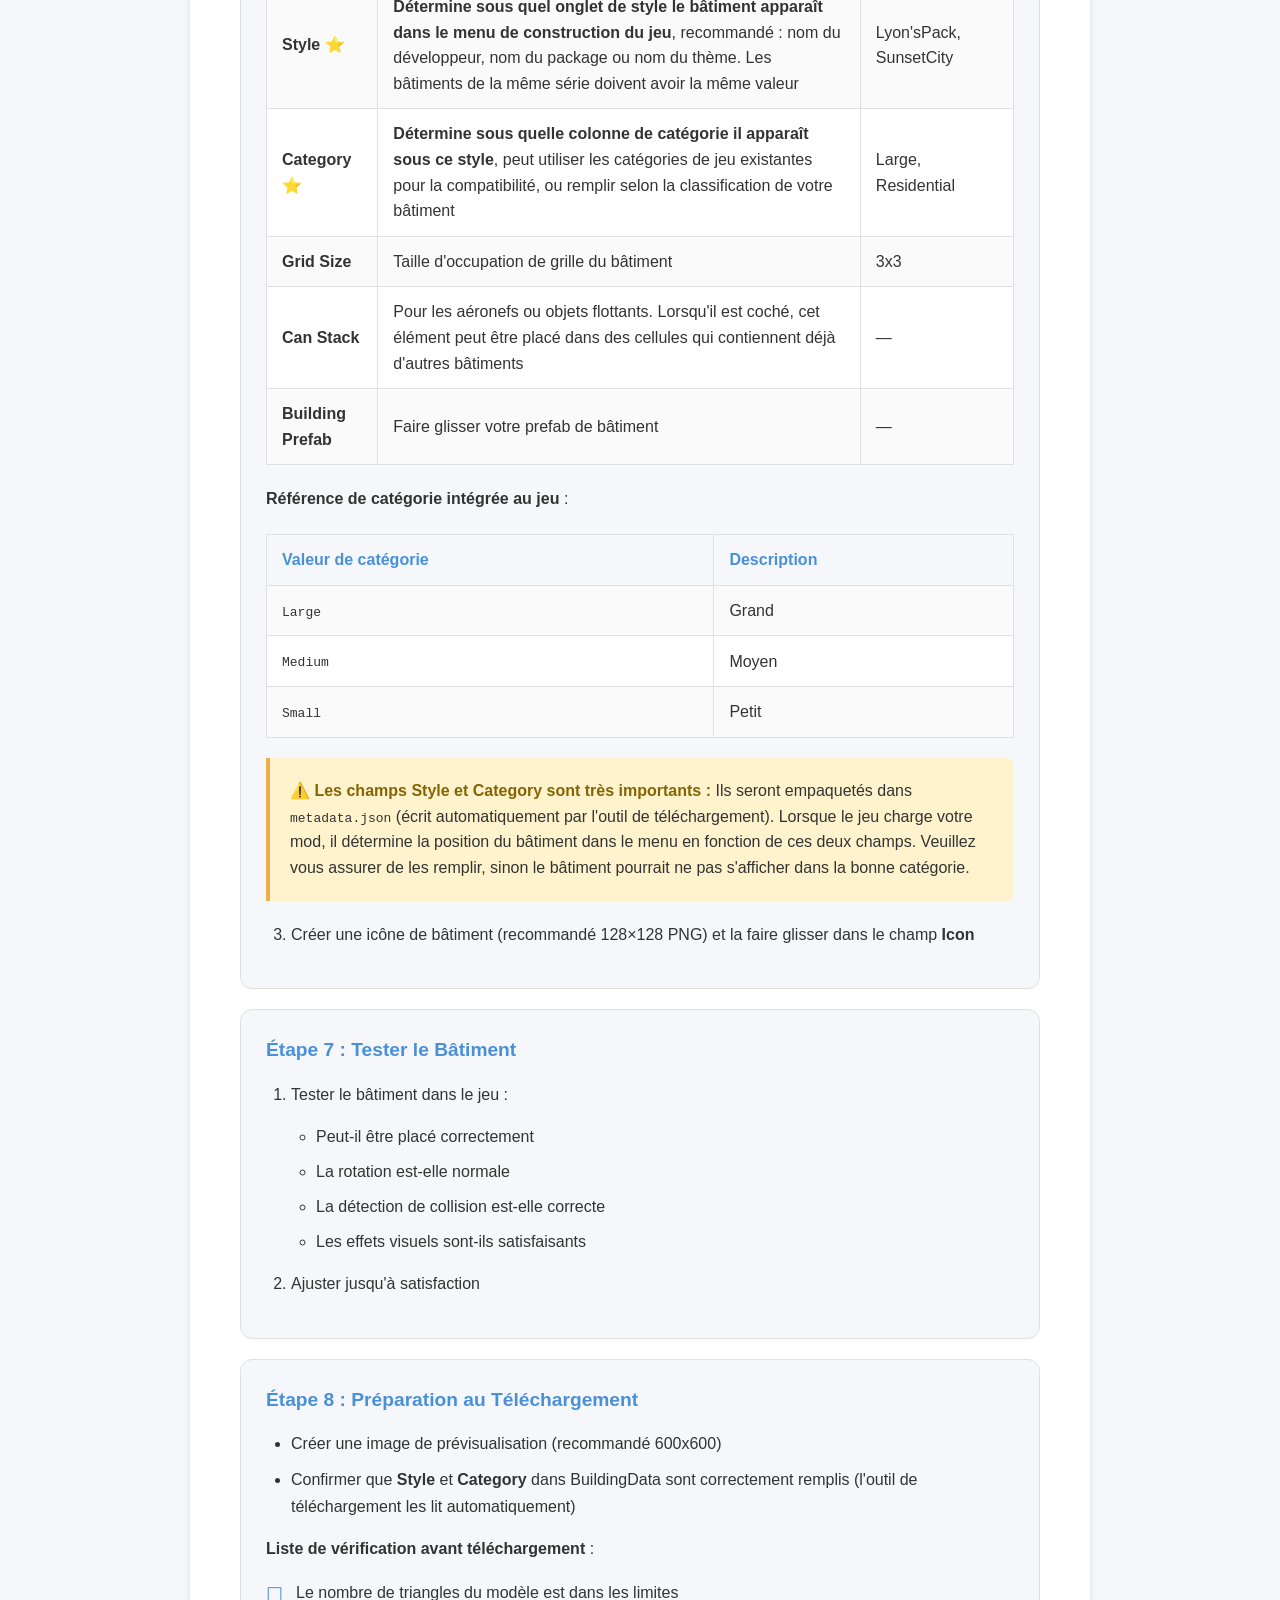
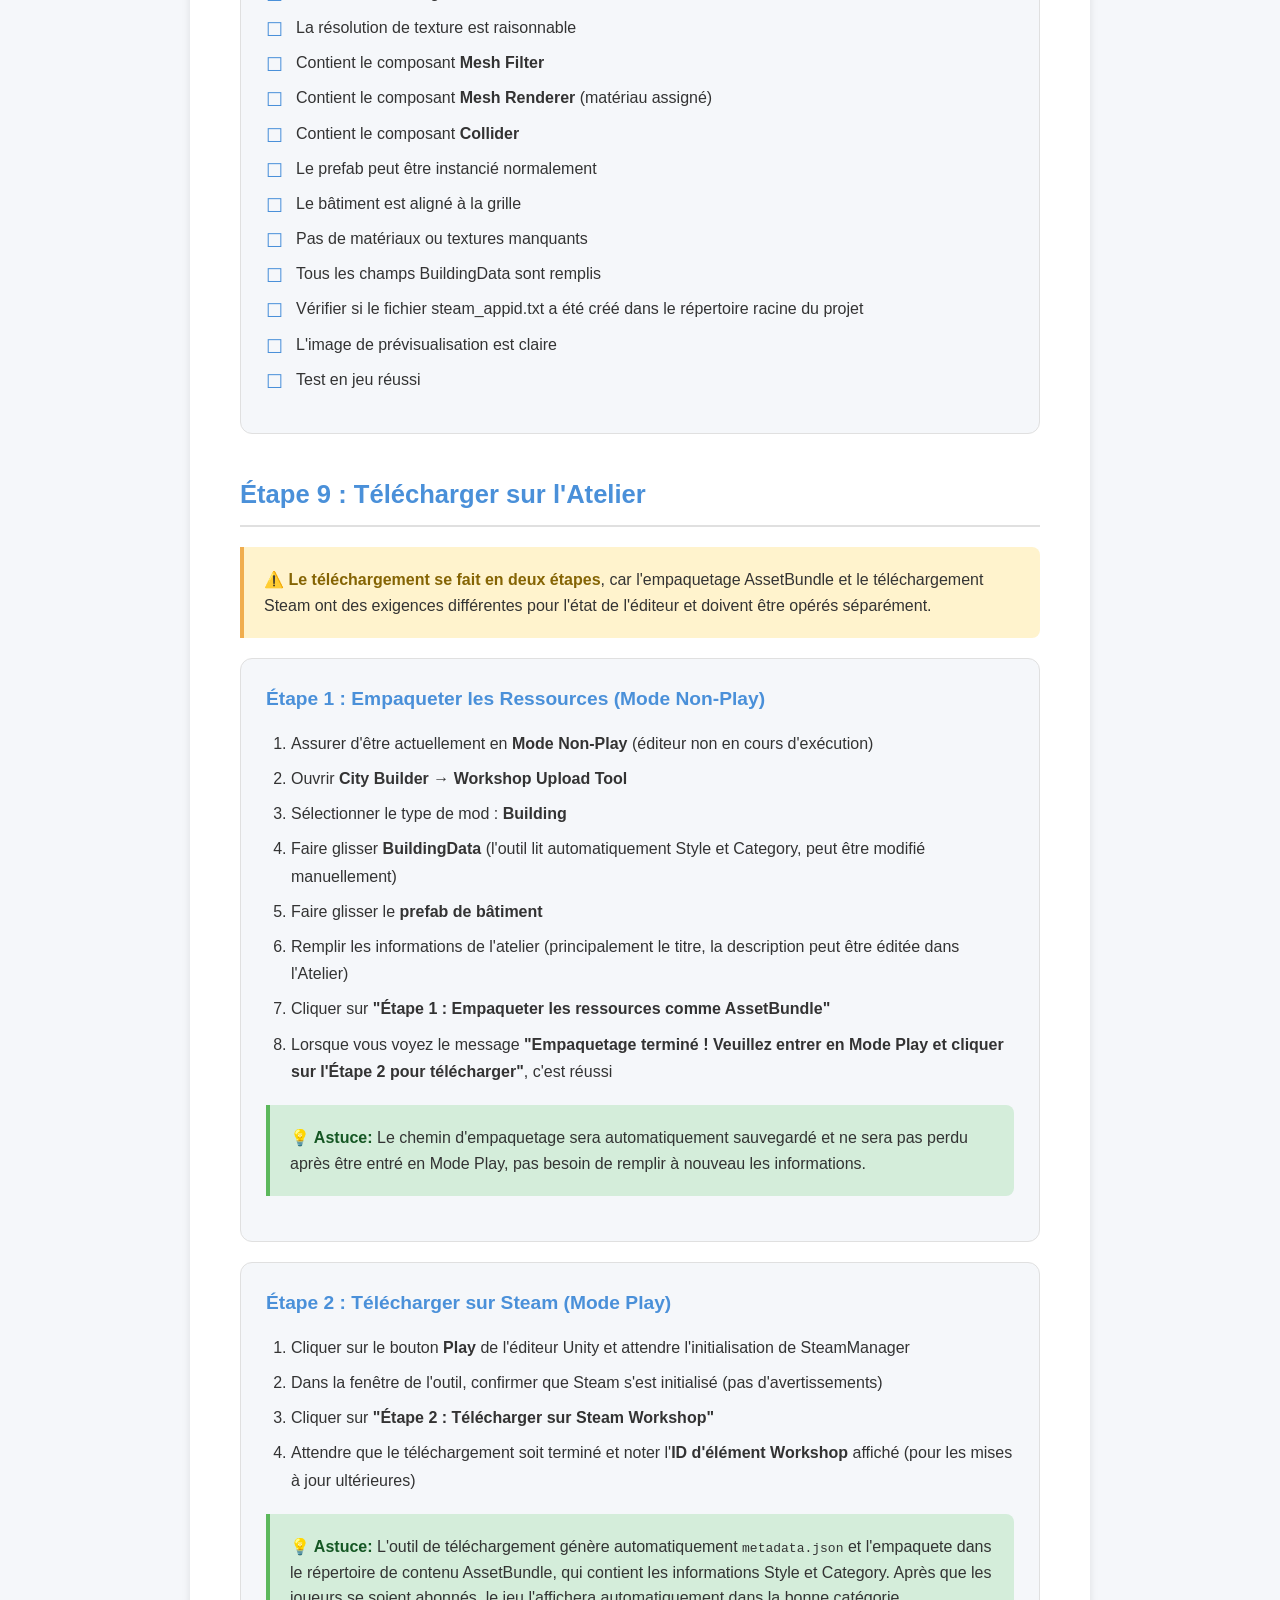
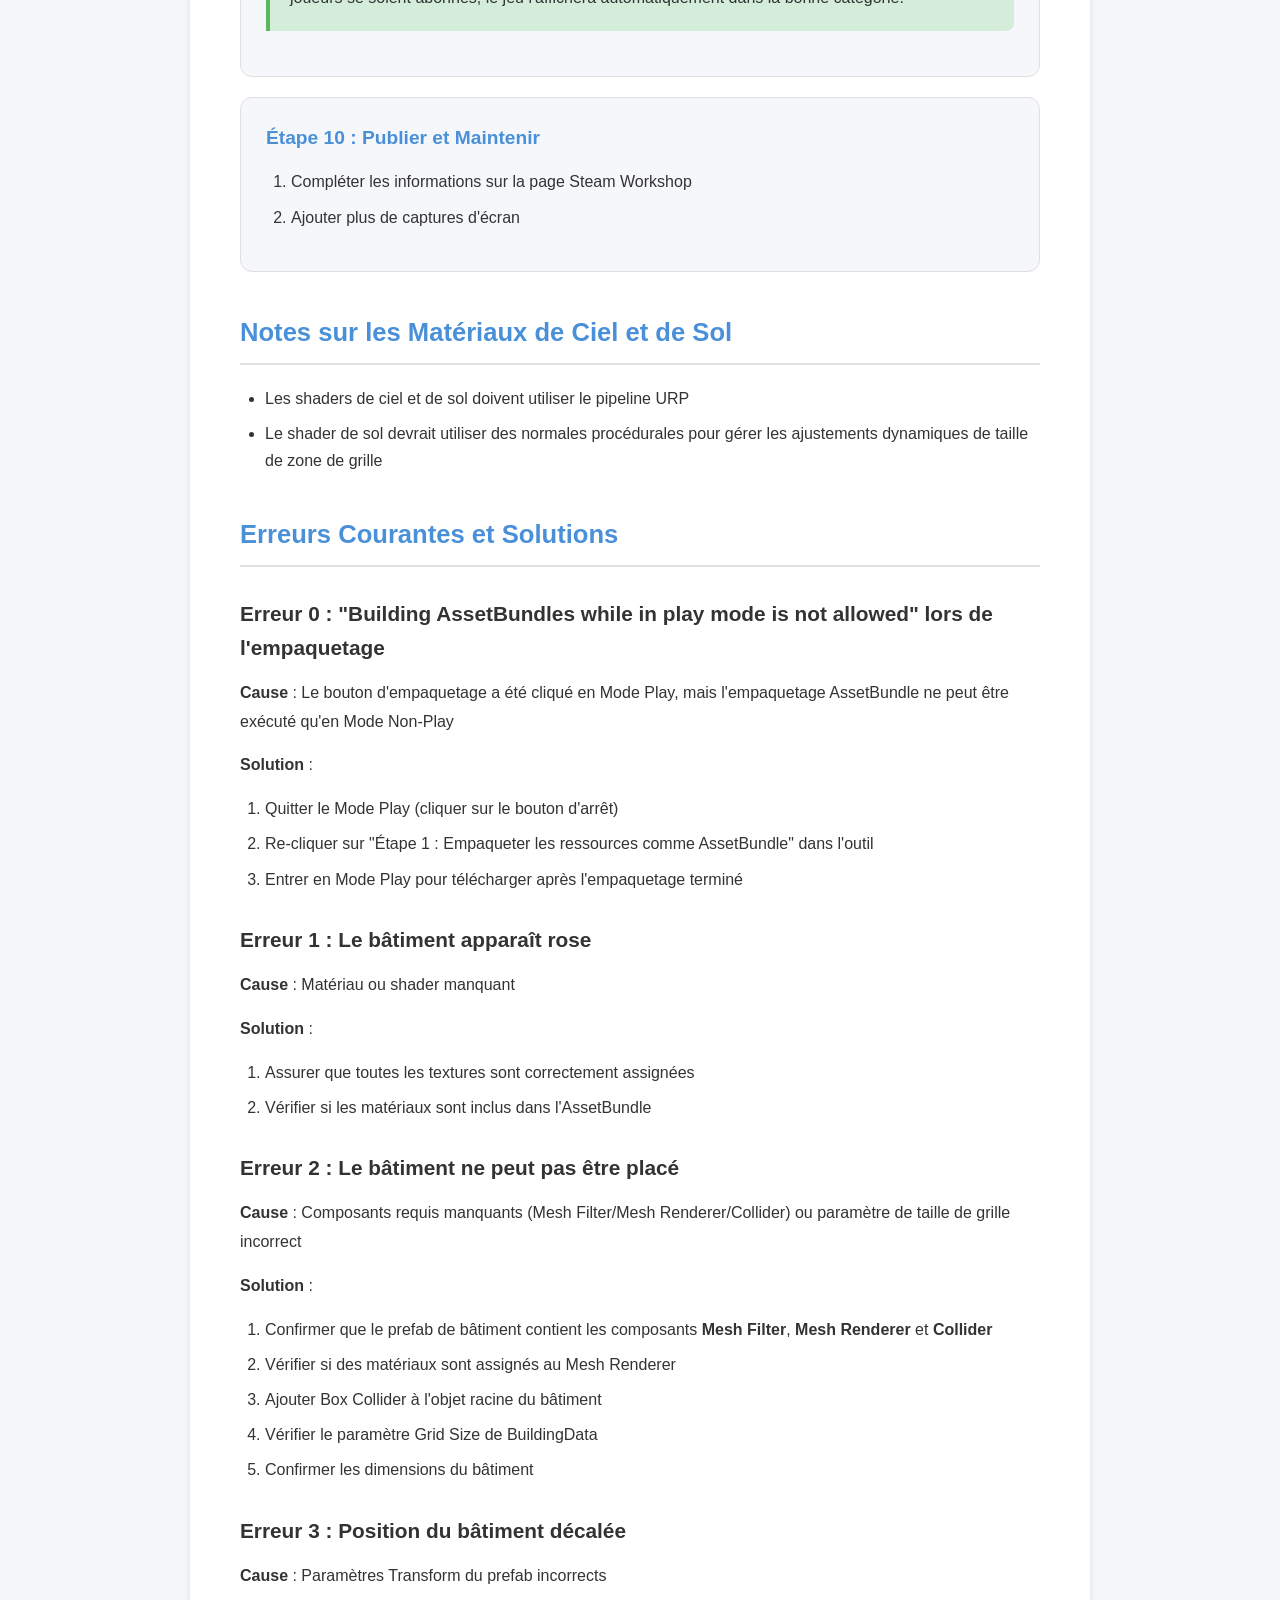
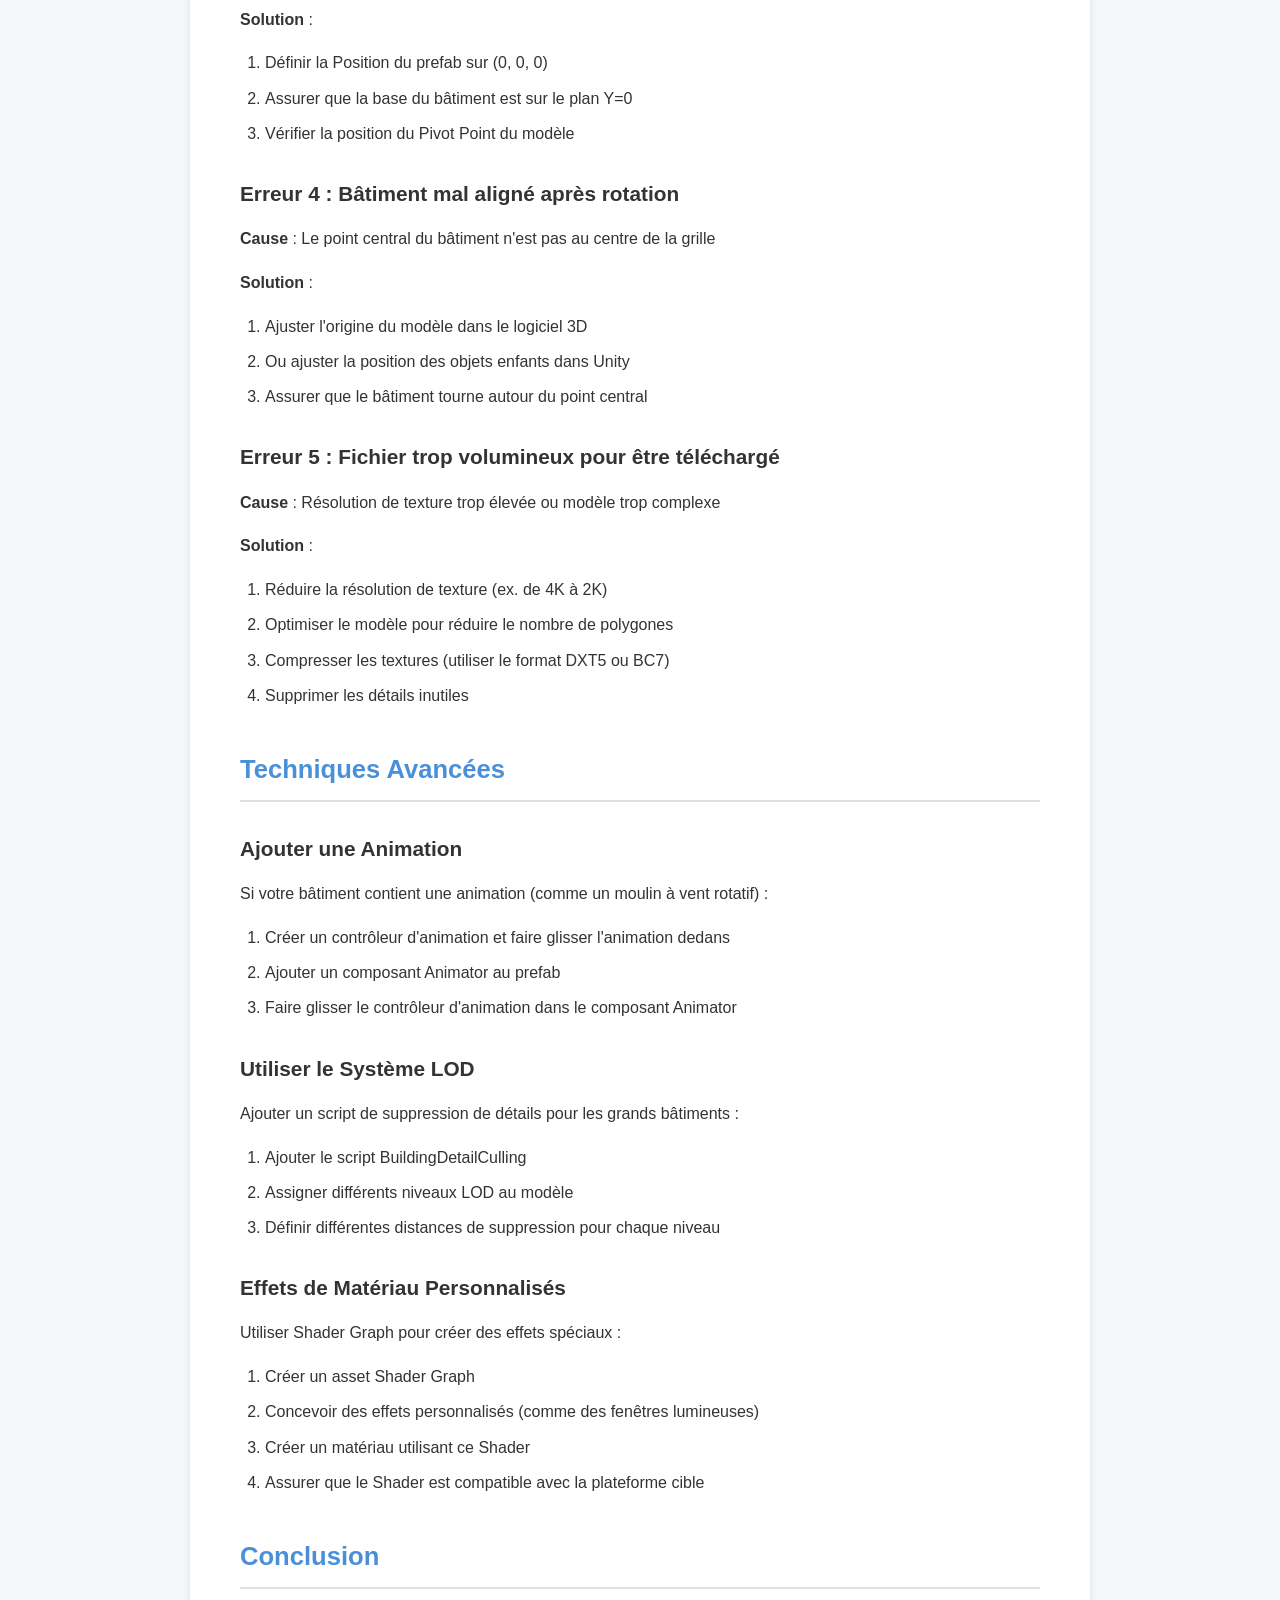
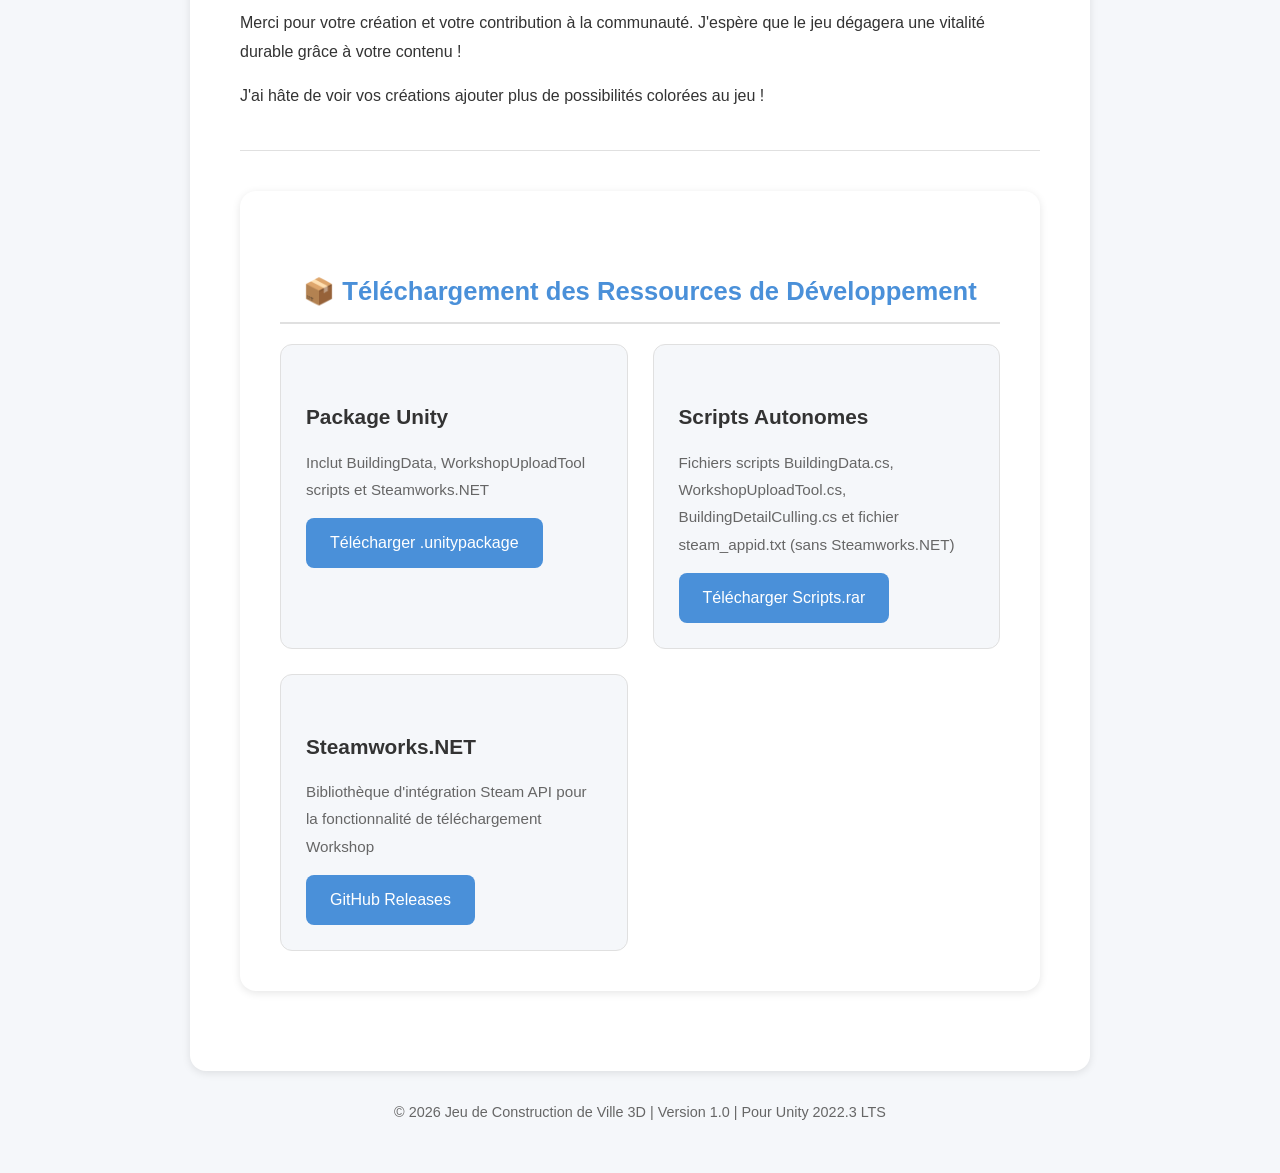
<file: fr.html>
<!DOCTYPE html>
<html lang="fr">
<head>
    <meta charset="UTF-8">
    <meta name="viewport" content="width=device-width, initial-scale=1.0">
    <title>Guide de Création de Bâtiments pour l'Atelier - Français</title>
    <link rel="stylesheet" href="style.css">
</head>
<body>
    <div class="container">
        <a href="index.html" class="back-link">← Retour à la sélection de la langue</a>
        
        <div class="guide-container">
            <header class="guide-header">
                <h1>🏗️ Guide de Création de Bâtiments pour l'Atelier</h1>
                <p class="version">Version: 1.0 | Dernière mise à jour: 2026 | Pour: Unity 2022.3 LTS</p>
            </header>

            <div class="guide-content">
                <p>Bienvenue, Créateur ! Merci de votre intérêt pour la création de contenu personnalisé ! Vos contributions aideront la communauté à prospérer ! Ce guide vous aidera à créer du contenu conforme aux spécifications et à le télécharger sur le Workshop Steam.</p>

                <h2>Exigences Techniques</h2>
                <p>Le téléchargement de contenu dépend de deux scripts : <strong>BuildingData</strong> et <strong>WorkshopUploadTool</strong>. BuildingData est utilisé pour remplir les données du bâtiment, et WorkshopUploadTool est utilisé pour le téléchargement. Vous avez également besoin de <strong>Steamworks.NET</strong> et du fichier <strong>steam_appid.txt</strong>. Le fichier steam_appid.txt doit être placé dans le répertoire racine du projet Unity avec l'ID de jeu : <strong>4490290</strong>. Si vous devez mettre à jour Steamworks.NET, vous pouvez le télécharger depuis la page GitHub :</p>
                <p><a href="https://github.com/rlabrecque/Steamworks.NET/releases" target="_blank">https://github.com/rlabrecque/Steamworks.NET/releases</a></p>
                <p>Importez-le dans Unity, et attachez le script Steam Manager à un GameObject vide.</p>

                <div class="tip-box">
                    <strong>💡 Astuce:</strong> J'ai empaqueté les scripts requis et Steamworks.NET dans un fichier de package Unity. Vous pouvez utiliser ce fichier de package ou les télécharger séparément.
                </div>

                <h3>Spécifications du Modèle de Bâtiment</h3>
                <div class="warning-box">
                    <strong>⚠️ Rappel des Composants Requis:</strong> Les prefabs de bâtiment doivent contenir les trois composants principaux suivants. L'absence de l'un d'entre eux entraînera des dysfonctionnements :
                    <ul>
                        <li><strong>Mesh Filter</strong> : Affiche le maillage du modèle</li>
                        <li><strong>Mesh Renderer</strong> : Rend le modèle (nécessite l'assignation d'un matériau)</li>
                        <li><strong>Collider</strong> (Box Collider) : Utilisé pour la surbrillance au survol de la souris, la détection des clics et la détection de collision de placement</li>
                    </ul>
                </div>

                <h3>Formats de Ressources Supportés</h3>
                <ul>
                    <li><strong>Modèles</strong> : FBX</li>
                    <li><strong>Textures</strong> : PNG</li>
                    <li><strong>Matériaux</strong> : Unity URP Lit Shader</li>
                </ul>

                <h3>Limites de Taille de Fichier</h3>
                <ul>
                    <li>AssetBundle de bâtiment unique : ≤ 50 Mo</li>
                    <li>Image de prévisualisation : ≤ 1 Mo</li>
                    <li>Taille totale de téléchargement : ≤ 100 Mo</li>
                </ul>

                <h2>Directives de Conception des Bâtiments</h2>

                <h3>1. Spécifications de Taille</h3>
                <p>Concevez en fonction de la taille de grille occupée par le bâtiment. La base du bâtiment (fondation) doit mesurer au minimum 1 mètre de longueur et largeur :</p>
                <p>Pour que l'occupation de grille du bâtiment soit correctement calculée, il est recommandé d'utiliser des <strong>carrés impairs</strong> pour la taille de base du bâtiment, tels que : 1×1, 3×3, 5×5. <strong>Les carrés pairs et les formes non carrées ne sont pas recommandés</strong>, tels que : 1×2, 2×2, 2×3, 4×4.</p>
                <p><strong>Hauteur</strong> : Aucune limite stricte, mais il est recommandé de ne pas descendre en dessous de 0,1 mètre</p>

                <h3>2. Style Visuel</h3>
                <p>Pour maintenir la cohérence du jeu, il est recommandé de :</p>
                <ul>
                    <li>Utiliser le style LowPoly</li>
                    <li>Assurer les proportions globales et les relations d'échelle du bâtiment (référence d'échelle par défaut du jeu : hauteur du personnage 0,1 mètre)</li>
                    <li>Utiliser des designs adaptés à la vue isométrique</li>
                    <li>Éviter les détails trop petits (difficiles à voir de loin)</li>
                    <li>Utiliser des contours clairs et un contraste de couleurs</li>
                    <li>Prendre en compte les détails sous différents angles</li>
                </ul>

                <h3>3. Recommandations d'Optimisation des Performances</h3>
                <ul>
                    <li>Contrôler raisonnablement le nombre de polygones</li>
                    <li>Matériaux transparents (utiliser Alpha Test au lieu d'Alpha Blend)</li>
                </ul>

                <h2>Processus de Création</h2>

                <div class="step-card">
                    <h4>Étape 1 : Modélisation dans un Logiciel 3D</h4>
                    <ol>
                        <li>Créer des modèles avec Blender, Maya, 3ds Max, etc.</li>
                        <li>Assurer que l'origine du modèle est au centre du bas
                            <ul>
                                <li>✅ Correct : Point central du bâtiment à l'origine du monde</li>
                                <li>❌ Incorrect : Bâtiment décalé ou rotation non alignée</li>
                            </ul>
                        </li>
                        <li>Appliquer toutes les transformations (Scale, Rotation)</li>
                        <li>Exporter au format FBX</li>
                    </ol>
                </div>

                <div class="step-card">
                    <h4>Étape 2 : Importation dans Unity</h4>
                    <ol>
                        <li>Faire glisser le FBX dans le projet Unity</li>
                        <li>Définir la Position Transform du prefab de bâtiment sur (0, 0, 0)</li>
                        <li>Assurer que la base du bâtiment est sur le plan Y=0</li>
                        <li>Le bâtiment doit faire face à la direction positive de l'axe Z</li>
                    </ol>
                </div>

                <div class="step-card">
                    <h4>Étape 3 : Définir les Matériaux et Textures</h4>
                    <ol>
                        <li>Créer des matériaux (en utilisant URP Lit Shader)</li>
                        <li>Ajuster les paramètres du matériau</li>
                    </ol>
                </div>

                <div class="step-card">
                    <h4>Étape 4 : Ajouter les Composants Requis</h4>
                    <p>Assurer que le prefab de bâtiment contient les trois <strong>composants requis</strong> suivants :</p>
                    
                    <h4>1. Mesh Filter et Mesh Renderer</h4>
                    <ol>
                        <li>Sélectionner l'objet racine du bâtiment</li>
                        <li>Confirmer que le composant <strong>Mesh Filter</strong> a été ajouté (sinon, cliquer sur Add Component → Mesh Filter)</li>
                        <li>Confirmer que le composant <strong>Mesh Renderer</strong> a été ajouté</li>
                        <li>Assigner des matériaux dans le Mesh Renderer (utiliser Standard ou URP Lit Shader)</li>
                    </ol>
                    <div class="warning-box">
                        <strong>⚠️ Important:</strong> Les bâtiments sans Mesh Renderer ne s'afficheront pas et ne déclencheront pas la surbrillance au survol de la souris !
                    </div>

                    <h4>2. Collider</h4>
                    <ol>
                        <li>Sélectionner l'objet racine du bâtiment</li>
                        <li>Ajouter un composant <strong>Box Collider</strong> (recommandé) ou <strong>Mesh Collider</strong></li>
                        <li>Ajuster la taille du Collider pour couvrir tout le bâtiment</li>
                        <li>Assurer que le Collider ne dépasse pas la zone du bâtiment, car cela provoquerait des collisions avec d'autres bâtiments</li>
                    </ol>
                    <div class="warning-box">
                        <strong>⚠️ Important:</strong> Le Collider est une condition nécessaire pour la surbrillance au survol de la souris et la détection des clics ! Les bâtiments sans Collider ne peuvent pas être sélectionnés ou interagis par les joueurs.
                    </div>
                </div>

                <div class="step-card">
                    <h4>Étape 5 : Créer le Prefab</h4>
                    <ol>
                        <li>Faire glisser le bâtiment dans la fenêtre Project pour créer un Prefab</li>
                        <li>Convention de nommage : <code>{BuildingName}_Prefab</code></li>
                        <li>Tester que le prefab peut être instancié normalement</li>
                    </ol>
                </div>

                <div class="step-card">
                    <h4>Étape 6 : Créer BuildingData</h4>
                    <ol>
                        <li>Clic droit → <strong>Create → City Builder → Building Data</strong></li>
                        <li>Remplir les champs suivants :</li>
                    </ol>
                    
                    <table>
                        <tr>
                            <th>Champ</th>
                            <th>Description</th>
                            <th>Exemple</th>
                        </tr>
                        <tr>
                            <td><strong>Building Name</strong></td>
                            <td>Nom d'affichage du bâtiment, peut utiliser un nom ou un numéro</td>
                            <td>Ferriswheel, SSmbl2</td>
                        </tr>
                        <tr>
                            <td><strong>Building ID</strong></td>
                            <td>Identifiant unique, recommandé : nom de style + numéro, ou numéro pur</td>
                            <td>SunsetCity_01, SSmbl2</td>
                        </tr>
                        <tr>
                            <td><strong>Style</strong> ⭐</td>
                            <td><strong>Détermine sous quel onglet de style le bâtiment apparaît dans le menu de construction du jeu</strong>, recommandé : nom du développeur, nom du package ou nom du thème. Les bâtiments de la même série doivent avoir la même valeur</td>
                            <td>Lyon'sPack, SunsetCity</td>
                        </tr>
                        <tr>
                            <td><strong>Category</strong> ⭐</td>
                            <td><strong>Détermine sous quelle colonne de catégorie il apparaît sous ce style</strong>, peut utiliser les catégories de jeu existantes pour la compatibilité, ou remplir selon la classification de votre bâtiment</td>
                            <td>Large, Residential</td>
                        </tr>
                        <tr>
                            <td><strong>Grid Size</strong></td>
                            <td>Taille d'occupation de grille du bâtiment</td>
                            <td>3x3</td>
                        </tr>
                        <tr>
                            <td><strong>Can Stack</strong></td>
                            <td>Pour les aéronefs ou objets flottants. Lorsqu'il est coché, cet élément peut être placé dans des cellules qui contiennent déjà d'autres bâtiments</td>
                            <td>—</td>
                        </tr>
                        <tr>
                            <td><strong>Building Prefab</strong></td>
                            <td>Faire glisser votre prefab de bâtiment</td>
                            <td>—</td>
                        </tr>
                    </table>

                    <p><strong>Référence de catégorie intégrée au jeu</strong> :</p>
                    <table>
                        <tr>
                            <th>Valeur de catégorie</th>
                            <th>Description</th>
                        </tr>
                        <tr><td><code>Large</code></td><td>Grand</td></tr>
                        <tr><td><code>Medium</code></td><td>Moyen</td></tr>
                        <tr><td><code>Small</code></td><td>Petit</td></tr>
                    </table>

                    <div class="warning-box">
                        <strong>⚠️ Les champs Style et Category sont très importants :</strong> Ils seront empaquetés dans <code>metadata.json</code> (écrit automatiquement par l'outil de téléchargement). Lorsque le jeu charge votre mod, il détermine la position du bâtiment dans le menu en fonction de ces deux champs. Veuillez vous assurer de les remplir, sinon le bâtiment pourrait ne pas s'afficher dans la bonne catégorie.
                    </div>

                    <ol start="3">
                        <li>Créer une icône de bâtiment (recommandé 128×128 PNG) et la faire glisser dans le champ <strong>Icon</strong></li>
                    </ol>
                </div>

                <div class="step-card">
                    <h4>Étape 7 : Tester le Bâtiment</h4>
                    <ol>
                        <li>Tester le bâtiment dans le jeu :
                            <ul>
                                <li>Peut-il être placé correctement</li>
                                <li>La rotation est-elle normale</li>
                                <li>La détection de collision est-elle correcte</li>
                                <li>Les effets visuels sont-ils satisfaisants</li>
                            </ul>
                        </li>
                        <li>Ajuster jusqu'à satisfaction</li>
                    </ol>
                </div>

                <div class="step-card">
                    <h4>Étape 8 : Préparation au Téléchargement</h4>
                    <ul>
                        <li>Créer une image de prévisualisation (recommandé 600x600)</li>
                        <li>Confirmer que <strong>Style</strong> et <strong>Category</strong> dans BuildingData sont correctement remplis (l'outil de téléchargement les lit automatiquement)</li>
                    </ul>
                    
                    <p><strong>Liste de vérification avant téléchargement</strong> :</p>
                    <ul class="checklist">
                        <li>Le nombre de triangles du modèle est dans les limites</li>
                        <li>La résolution de texture est raisonnable</li>
                        <li>Contient le composant <strong>Mesh Filter</strong></li>
                        <li>Contient le composant <strong>Mesh Renderer</strong> (matériau assigné)</li>
                        <li>Contient le composant <strong>Collider</strong></li>
                        <li>Le prefab peut être instancié normalement</li>
                        <li>Le bâtiment est aligné à la grille</li>
                        <li>Pas de matériaux ou textures manquants</li>
                        <li>Tous les champs BuildingData sont remplis</li>
                        <li>Vérifier si le fichier steam_appid.txt a été créé dans le répertoire racine du projet</li>
                        <li>L'image de prévisualisation est claire</li>
                        <li>Test en jeu réussi</li>
                    </ul>
                </div>

                <h2>Étape 9 : Télécharger sur l'Atelier</h2>
                <div class="warning-box">
                    <strong>⚠️ Le téléchargement se fait en deux étapes</strong>, car l'empaquetage AssetBundle et le téléchargement Steam ont des exigences différentes pour l'état de l'éditeur et doivent être opérés séparément.
                </div>

                <div class="step-card">
                    <h4>Étape 1 : Empaqueter les Ressources (Mode Non-Play)</h4>
                    <ol>
                        <li>Assurer d'être actuellement en <strong>Mode Non-Play</strong> (éditeur non en cours d'exécution)</li>
                        <li>Ouvrir <strong>City Builder → Workshop Upload Tool</strong></li>
                        <li>Sélectionner le type de mod : <strong>Building</strong></li>
                        <li>Faire glisser <strong>BuildingData</strong> (l'outil lit automatiquement Style et Category, peut être modifié manuellement)</li>
                        <li>Faire glisser le <strong>prefab de bâtiment</strong></li>
                        <li>Remplir les informations de l'atelier (principalement le titre, la description peut être éditée dans l'Atelier)</li>
                        <li>Cliquer sur <strong>"Étape 1 : Empaqueter les ressources comme AssetBundle"</strong></li>
                        <li>Lorsque vous voyez le message <strong>"Empaquetage terminé ! Veuillez entrer en Mode Play et cliquer sur l'Étape 2 pour télécharger"</strong>, c'est réussi</li>
                    </ol>
                    <div class="tip-box">
                        <strong>💡 Astuce:</strong> Le chemin d'empaquetage sera automatiquement sauvegardé et ne sera pas perdu après être entré en Mode Play, pas besoin de remplir à nouveau les informations.
                    </div>
                </div>

                <div class="step-card">
                    <h4>Étape 2 : Télécharger sur Steam (Mode Play)</h4>
                    <ol>
                        <li>Cliquer sur le bouton <strong>Play</strong> de l'éditeur Unity et attendre l'initialisation de SteamManager</li>
                        <li>Dans la fenêtre de l'outil, confirmer que Steam s'est initialisé (pas d'avertissements)</li>
                        <li>Cliquer sur <strong>"Étape 2 : Télécharger sur Steam Workshop"</strong></li>
                        <li>Attendre que le téléchargement soit terminé et noter l'<strong>ID d'élément Workshop</strong> affiché (pour les mises à jour ultérieures)</li>
                    </ol>
                    <div class="tip-box">
                        <strong>💡 Astuce:</strong> L'outil de téléchargement génère automatiquement <code>metadata.json</code> et l'empaquete dans le répertoire de contenu AssetBundle, qui contient les informations Style et Category. Après que les joueurs se soient abonnés, le jeu l'affichera automatiquement dans la bonne catégorie.
                    </div>
                </div>

                <div class="step-card">
                    <h4>Étape 10 : Publier et Maintenir</h4>
                    <ol>
                        <li>Compléter les informations sur la page Steam Workshop</li>
                        <li>Ajouter plus de captures d'écran</li>
                    </ol>
                </div>

                <h2>Notes sur les Matériaux de Ciel et de Sol</h2>
                <ul>
                    <li>Les shaders de ciel et de sol doivent utiliser le pipeline URP</li>
                    <li>Le shader de sol devrait utiliser des normales procédurales pour gérer les ajustements dynamiques de taille de zone de grille</li>
                </ul>

                <h2>Erreurs Courantes et Solutions</h2>

                <h3>Erreur 0 : "Building AssetBundles while in play mode is not allowed" lors de l'empaquetage</h3>
                <p><strong>Cause</strong> : Le bouton d'empaquetage a été cliqué en Mode Play, mais l'empaquetage AssetBundle ne peut être exécuté qu'en Mode Non-Play</p>
                <p><strong>Solution</strong> :</p>
                <ol>
                    <li>Quitter le Mode Play (cliquer sur le bouton d'arrêt)</li>
                    <li>Re-cliquer sur "Étape 1 : Empaqueter les ressources comme AssetBundle" dans l'outil</li>
                    <li>Entrer en Mode Play pour télécharger après l'empaquetage terminé</li>
                </ol>

                <h3>Erreur 1 : Le bâtiment apparaît rose</h3>
                <p><strong>Cause</strong> : Matériau ou shader manquant</p>
                <p><strong>Solution</strong> :</p>
                <ol>
                    <li>Assurer que toutes les textures sont correctement assignées</li>
                    <li>Vérifier si les matériaux sont inclus dans l'AssetBundle</li>
                </ol>

                <h3>Erreur 2 : Le bâtiment ne peut pas être placé</h3>
                <p><strong>Cause</strong> : Composants requis manquants (Mesh Filter/Mesh Renderer/Collider) ou paramètre de taille de grille incorrect</p>
                <p><strong>Solution</strong> :</p>
                <ol>
                    <li>Confirmer que le prefab de bâtiment contient les composants <strong>Mesh Filter</strong>, <strong>Mesh Renderer</strong> et <strong>Collider</strong></li>
                    <li>Vérifier si des matériaux sont assignés au Mesh Renderer</li>
                    <li>Ajouter Box Collider à l'objet racine du bâtiment</li>
                    <li>Vérifier le paramètre Grid Size de BuildingData</li>
                    <li>Confirmer les dimensions du bâtiment</li>
                </ol>

                <h3>Erreur 3 : Position du bâtiment décalée</h3>
                <p><strong>Cause</strong> : Paramètres Transform du prefab incorrects</p>
                <p><strong>Solution</strong> :</p>
                <ol>
                    <li>Définir la Position du prefab sur (0, 0, 0)</li>
                    <li>Assurer que la base du bâtiment est sur le plan Y=0</li>
                    <li>Vérifier la position du Pivot Point du modèle</li>
                </ol>

                <h3>Erreur 4 : Bâtiment mal aligné après rotation</h3>
                <p><strong>Cause</strong> : Le point central du bâtiment n'est pas au centre de la grille</p>
                <p><strong>Solution</strong> :</p>
                <ol>
                    <li>Ajuster l'origine du modèle dans le logiciel 3D</li>
                    <li>Ou ajuster la position des objets enfants dans Unity</li>
                    <li>Assurer que le bâtiment tourne autour du point central</li>
                </ol>

                <h3>Erreur 5 : Fichier trop volumineux pour être téléchargé</h3>
                <p><strong>Cause</strong> : Résolution de texture trop élevée ou modèle trop complexe</p>
                <p><strong>Solution</strong> :</p>
                <ol>
                    <li>Réduire la résolution de texture (ex. de 4K à 2K)</li>
                    <li>Optimiser le modèle pour réduire le nombre de polygones</li>
                    <li>Compresser les textures (utiliser le format DXT5 ou BC7)</li>
                    <li>Supprimer les détails inutiles</li>
                </ol>

                <h2>Techniques Avancées</h2>

                <h3>Ajouter une Animation</h3>
                <p>Si votre bâtiment contient une animation (comme un moulin à vent rotatif) :</p>
                <ol>
                    <li>Créer un contrôleur d'animation et faire glisser l'animation dedans</li>
                    <li>Ajouter un composant Animator au prefab</li>
                    <li>Faire glisser le contrôleur d'animation dans le composant Animator</li>
                </ol>

                <h3>Utiliser le Système LOD</h3>
                <p>Ajouter un script de suppression de détails pour les grands bâtiments :</p>
                <ol>
                    <li>Ajouter le script BuildingDetailCulling</li>
                    <li>Assigner différents niveaux LOD au modèle</li>
                    <li>Définir différentes distances de suppression pour chaque niveau</li>
                </ol>

                <h3>Effets de Matériau Personnalisés</h3>
                <p>Utiliser Shader Graph pour créer des effets spéciaux :</p>
                <ol>
                    <li>Créer un asset Shader Graph</li>
                    <li>Concevoir des effets personnalisés (comme des fenêtres lumineuses)</li>
                    <li>Créer un matériau utilisant ce Shader</li>
                    <li>Assurer que le Shader est compatible avec la plateforme cible</li>
                </ol>

                <h2>Conclusion</h2>
                <p>Merci pour votre création et votre contribution à la communauté. J'espère que le jeu dégagera une vitalité durable grâce à votre contenu !</p>
                <p>J'ai hâte de voir vos créations ajouter plus de possibilités colorées au jeu !</p>

                <hr style="margin: 40px 0; border: none; border-top: 1px solid var(--border-color);">
                
                <div class="downloads-section" style="margin-top: 40px;">
                    <h2>📦 Téléchargement des Ressources de Développement</h2>
                    <div class="download-grid">
                        <div class="download-card">
                            <h3>Package Unity</h3>
                            <p>Inclut BuildingData, WorkshopUploadTool scripts et Steamworks.NET</p>
                            <a href="https://github.com/dennianp98/gridrealm-workshop-creator-guide/blob/main/WorkshopUpload.unitypackage" class="btn-download">Télécharger .unitypackage</a>
                        </div>
                        <div class="download-card">
                            <h3>Scripts Autonomes</h3>
                            <p>Fichiers scripts BuildingData.cs, WorkshopUploadTool.cs, BuildingDetailCulling.cs et fichier steam_appid.txt (sans Steamworks.NET)</p>
                            <a href="https://github.com/dennianp98/gridrealm-workshop-creator-guide/blob/main/Scripts.rar" class="btn-download">Télécharger Scripts.rar</a>
                        </div>
                        <div class="download-card">
                            <h3>Steamworks.NET</h3>
                            <p>Bibliothèque d'intégration Steam API pour la fonctionnalité de téléchargement Workshop</p>
                            <a href="https://github.com/rlabrecque/Steamworks.NET/releases" target="_blank" class="btn-download">GitHub Releases</a>
                        </div>
                    </div>
                </div>
            </div>
        </div>

        <footer>
            <p>© 2026 Jeu de Construction de Ville 3D | Version 1.0 | Pour Unity 2022.3 LTS</p>
        </footer>
    </div>
</body>
</html>
</file>
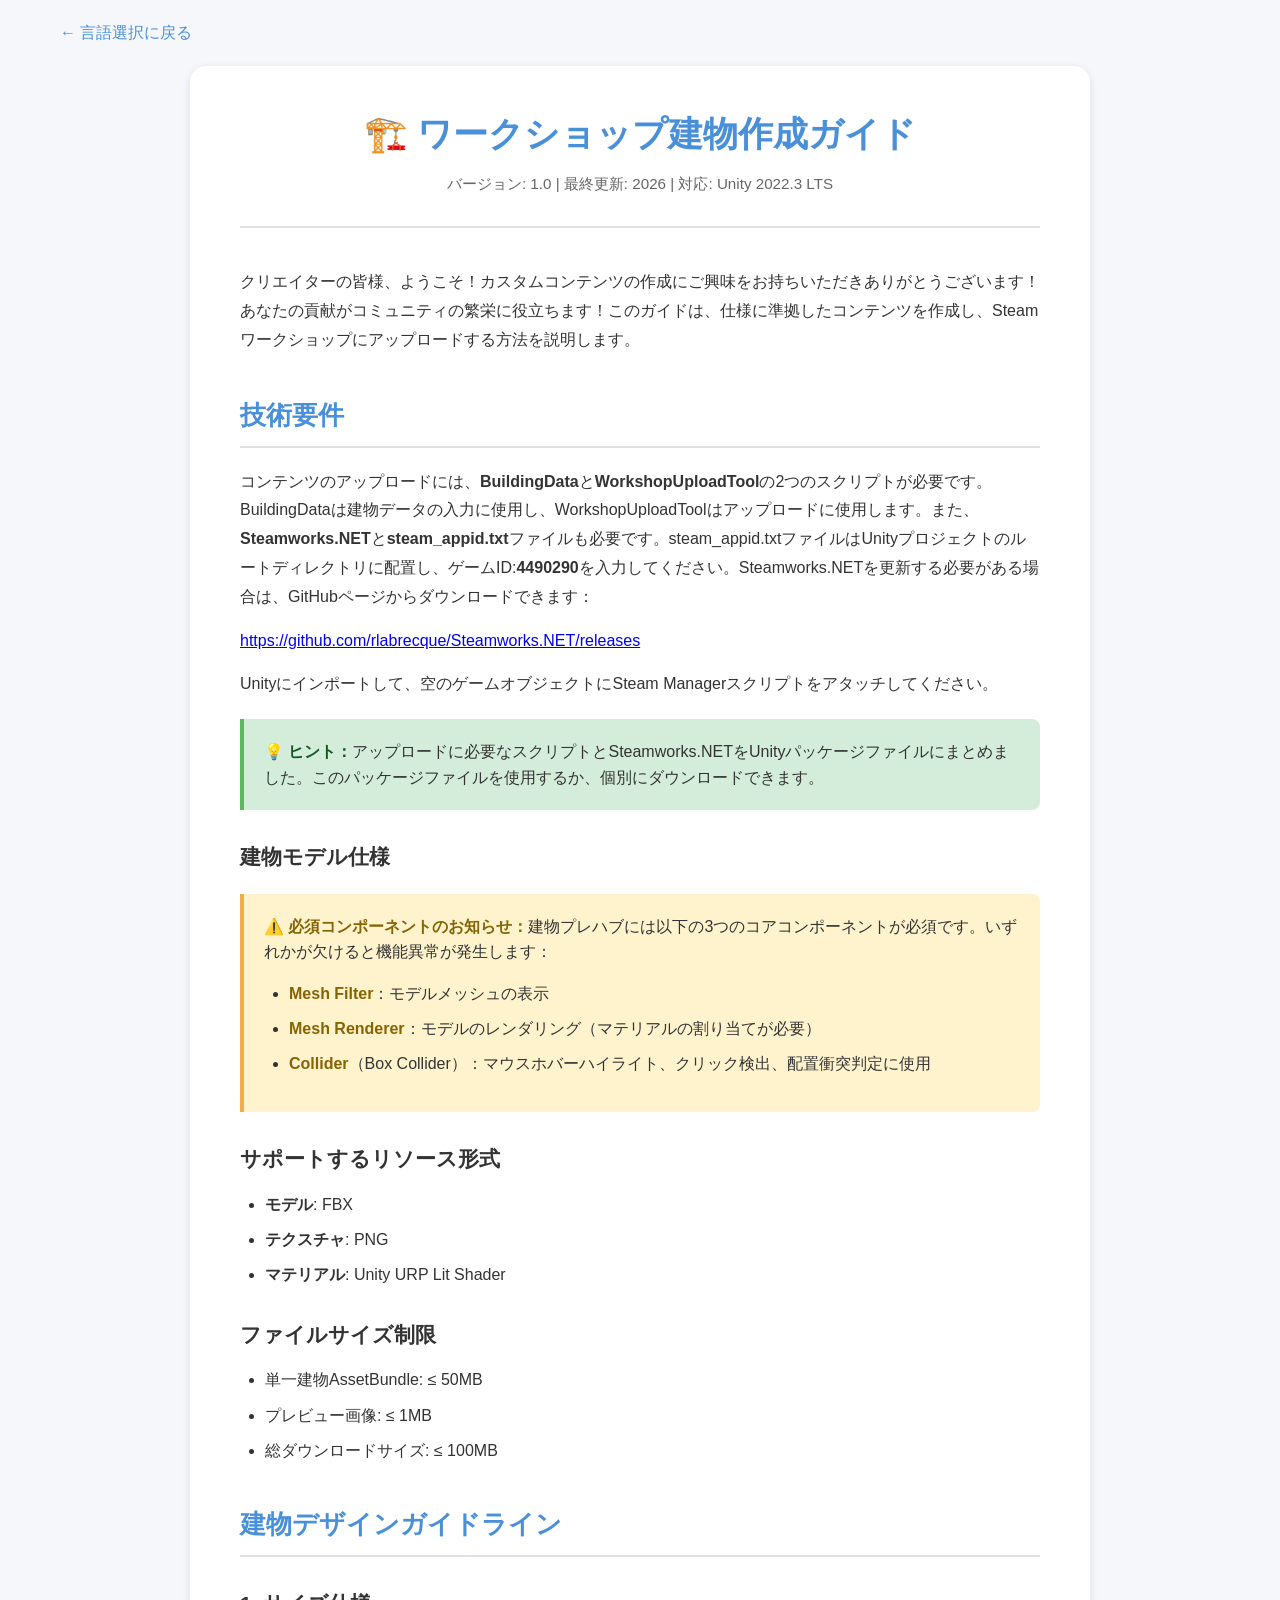
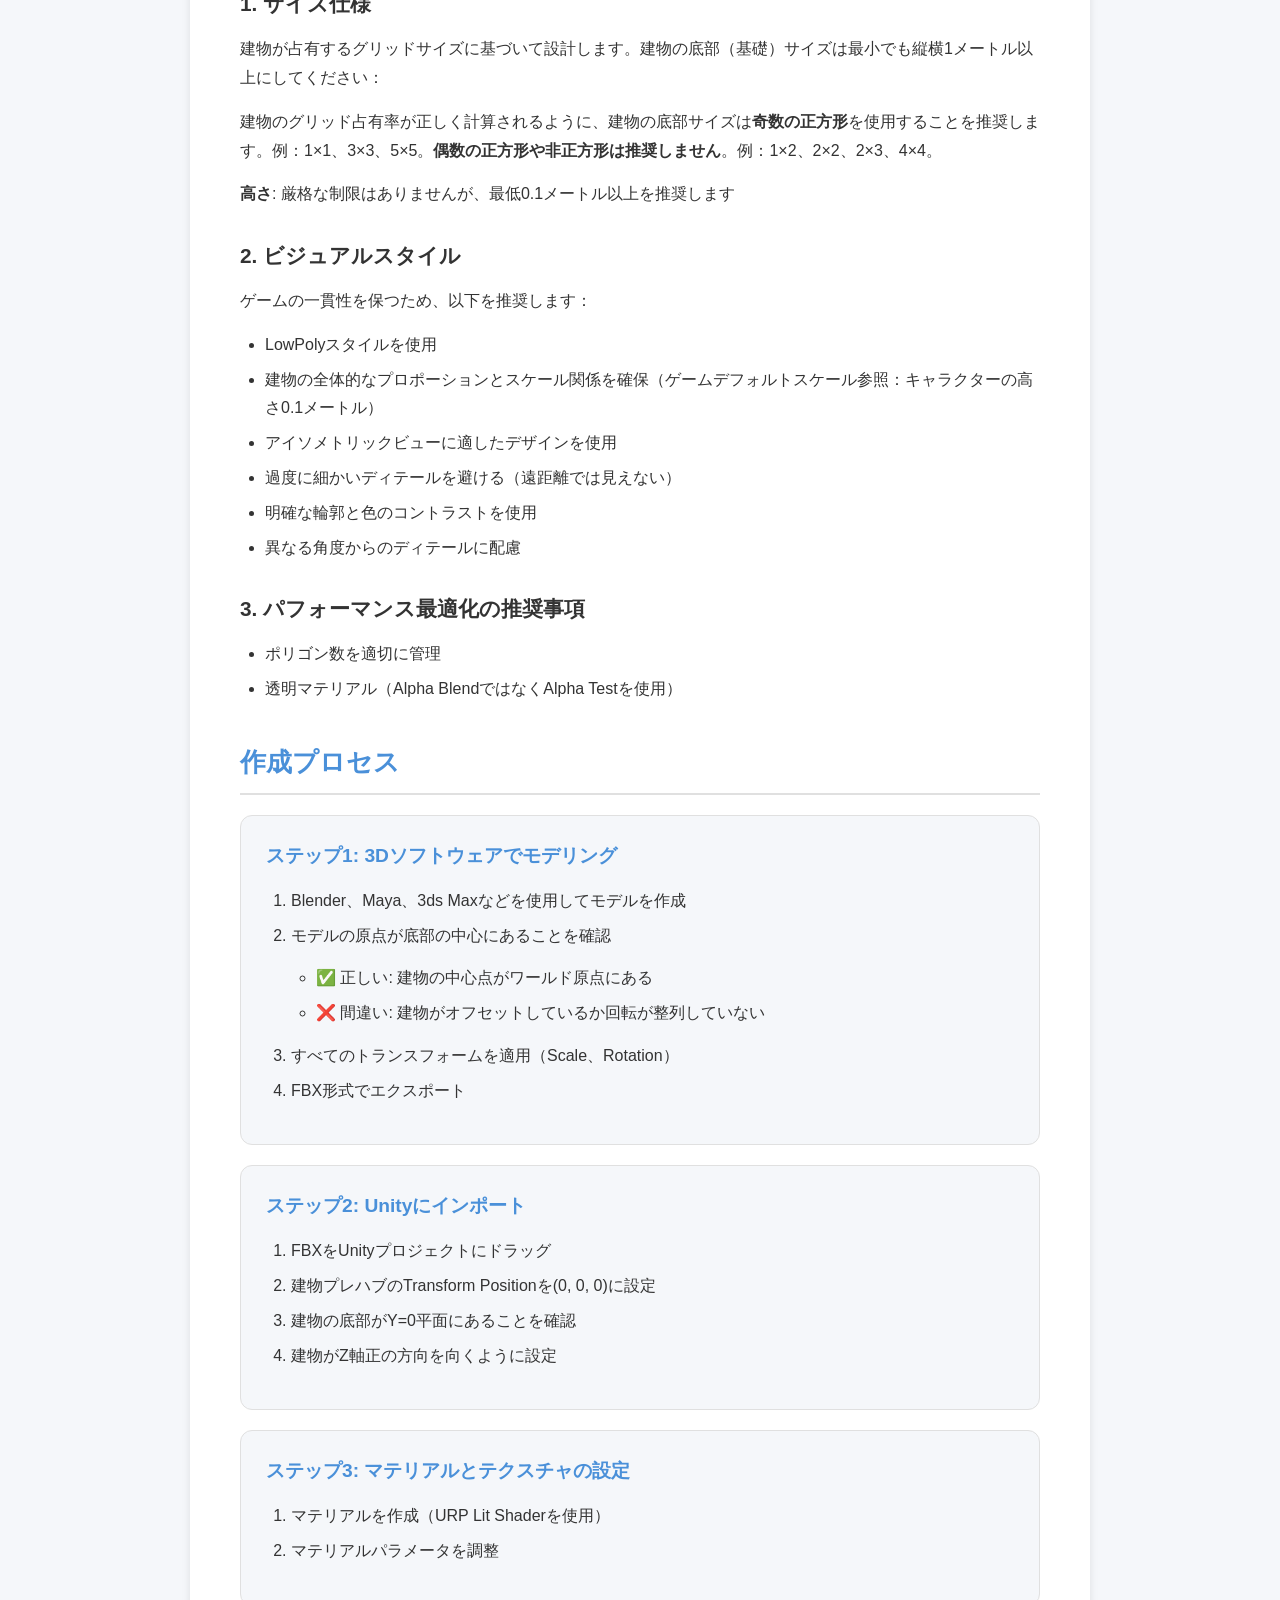
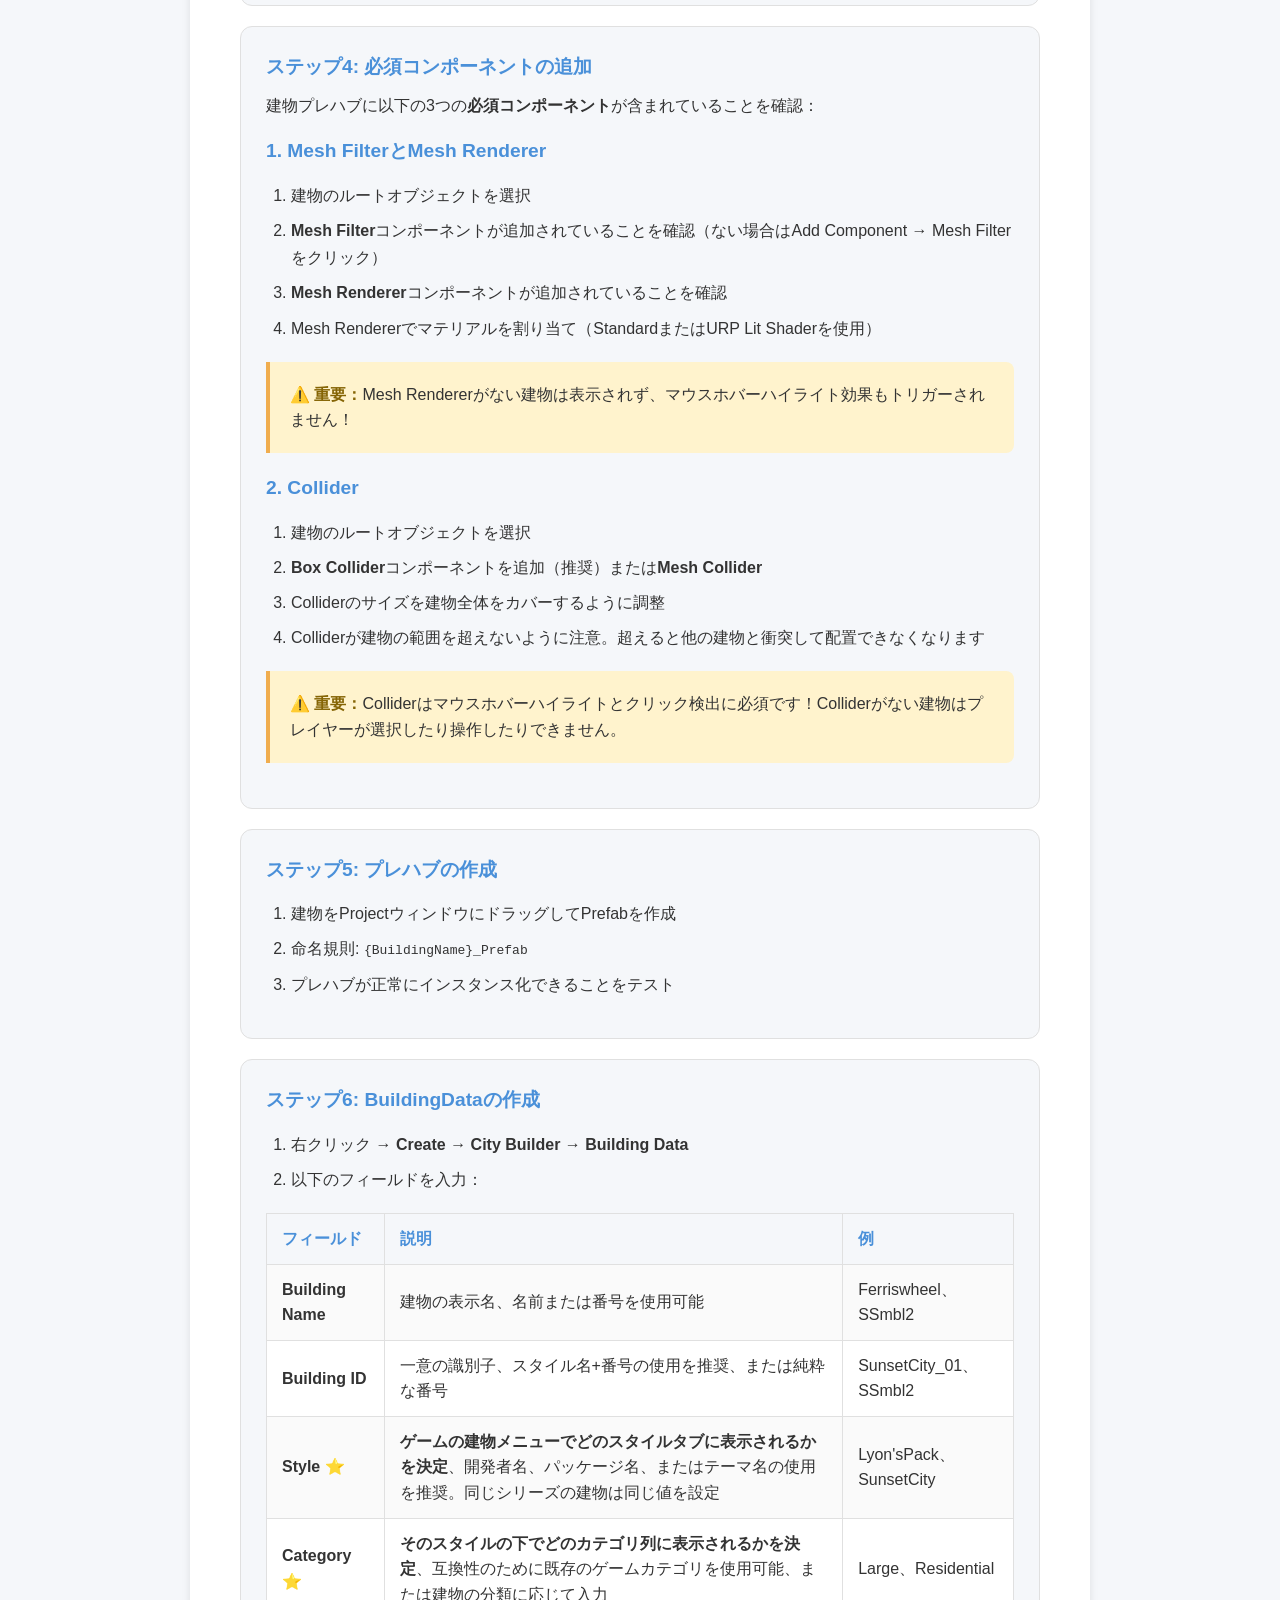
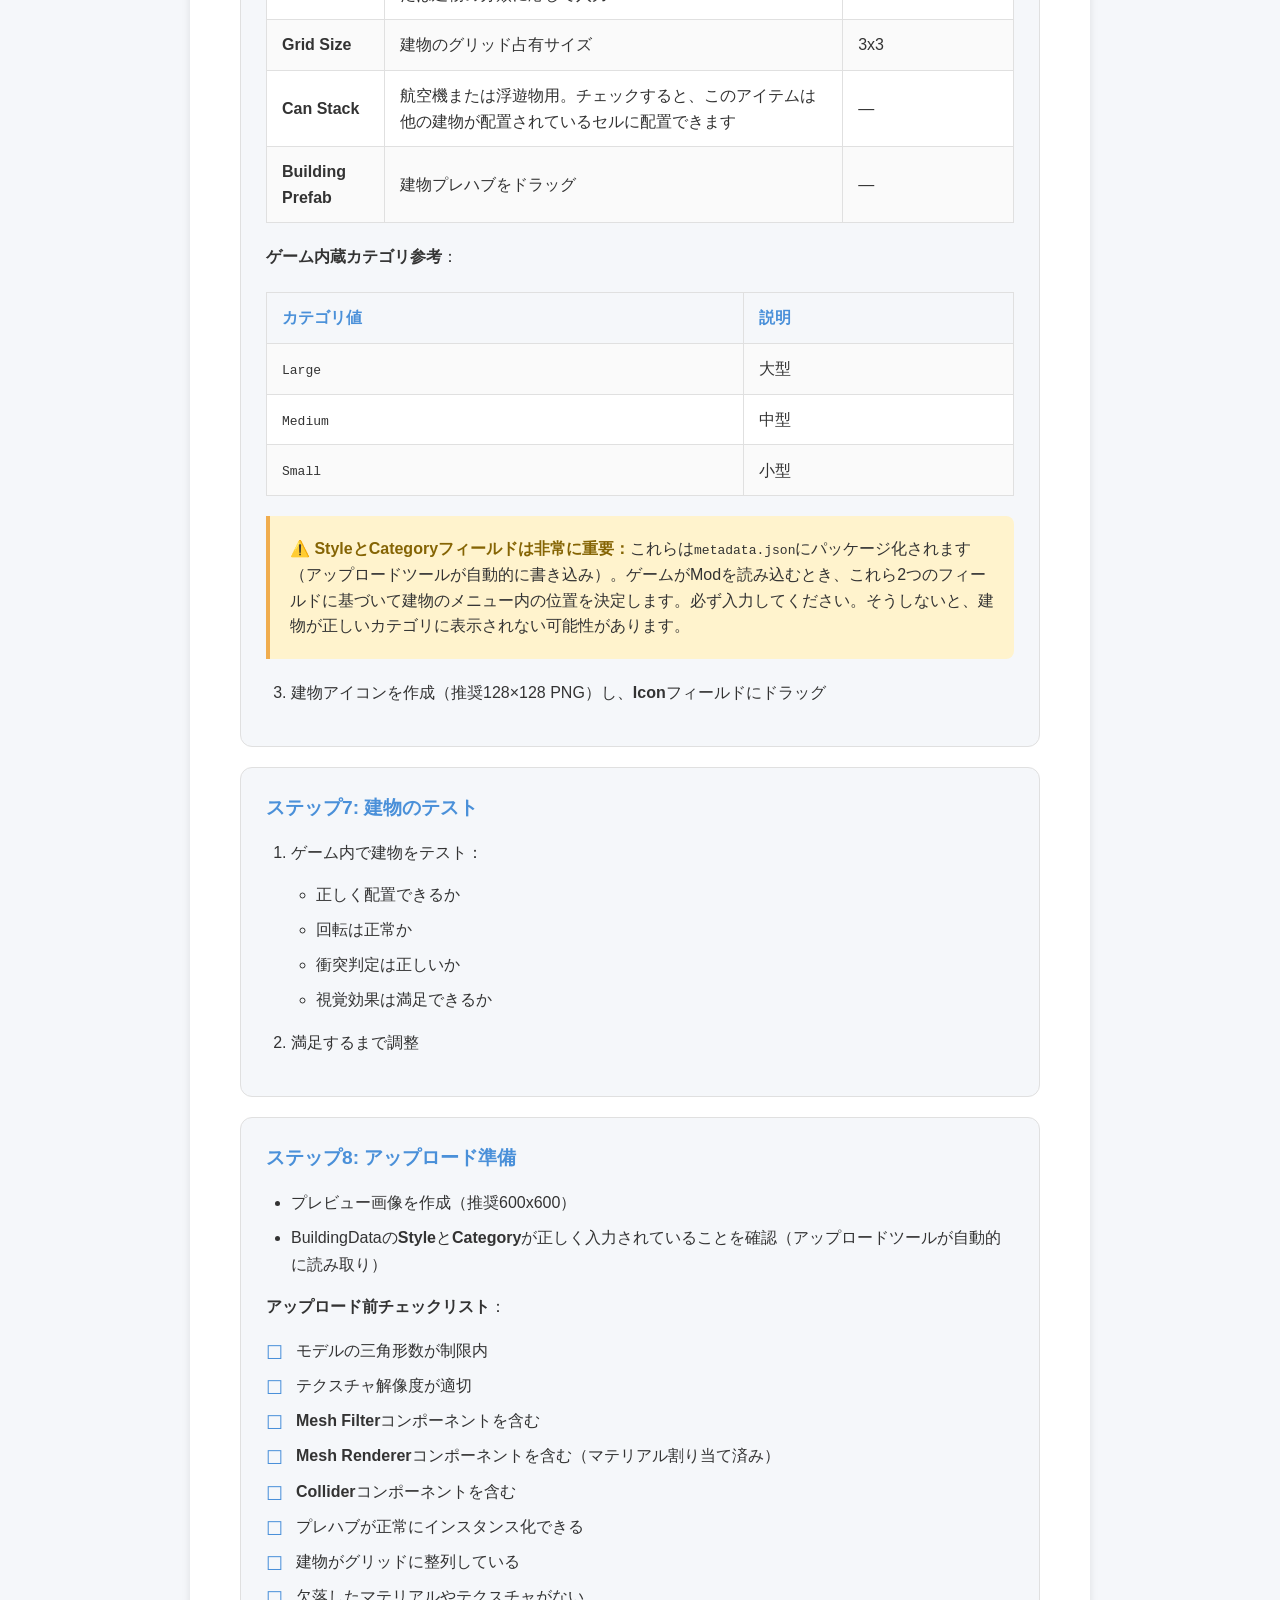
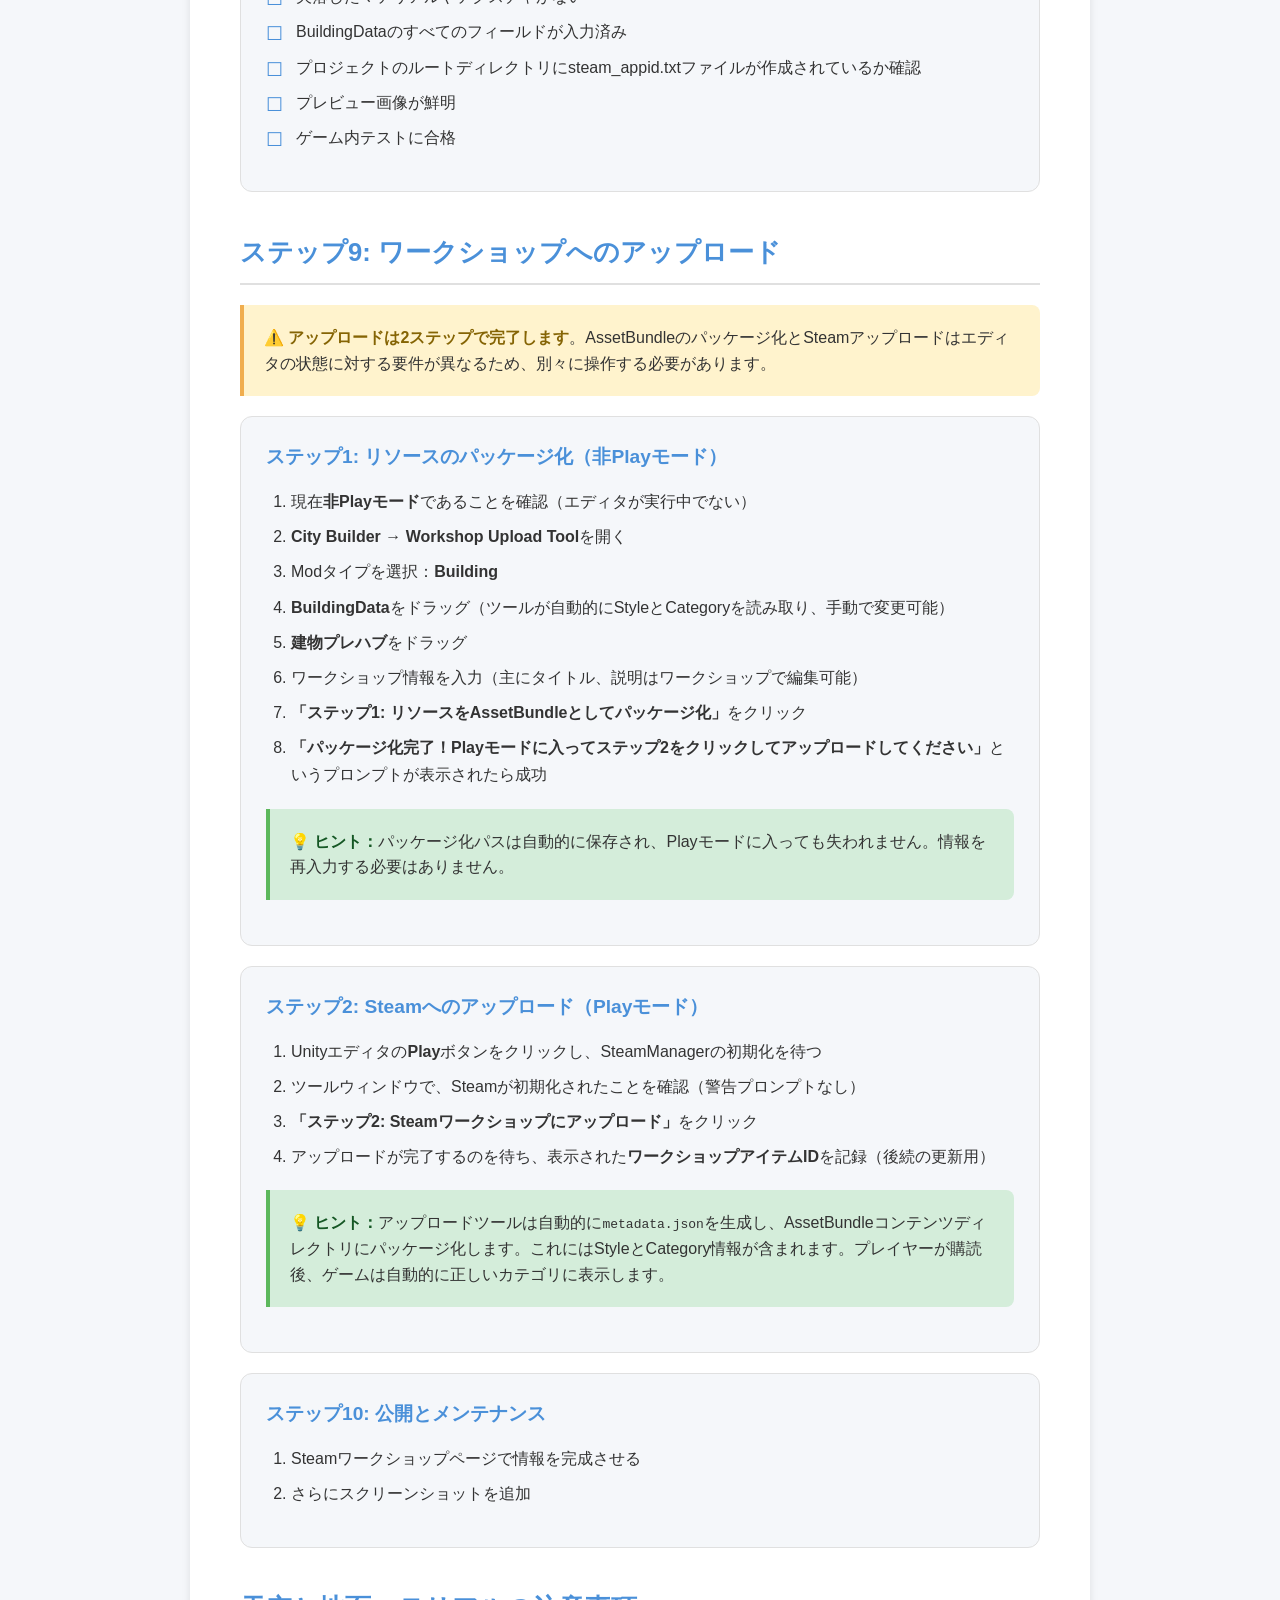
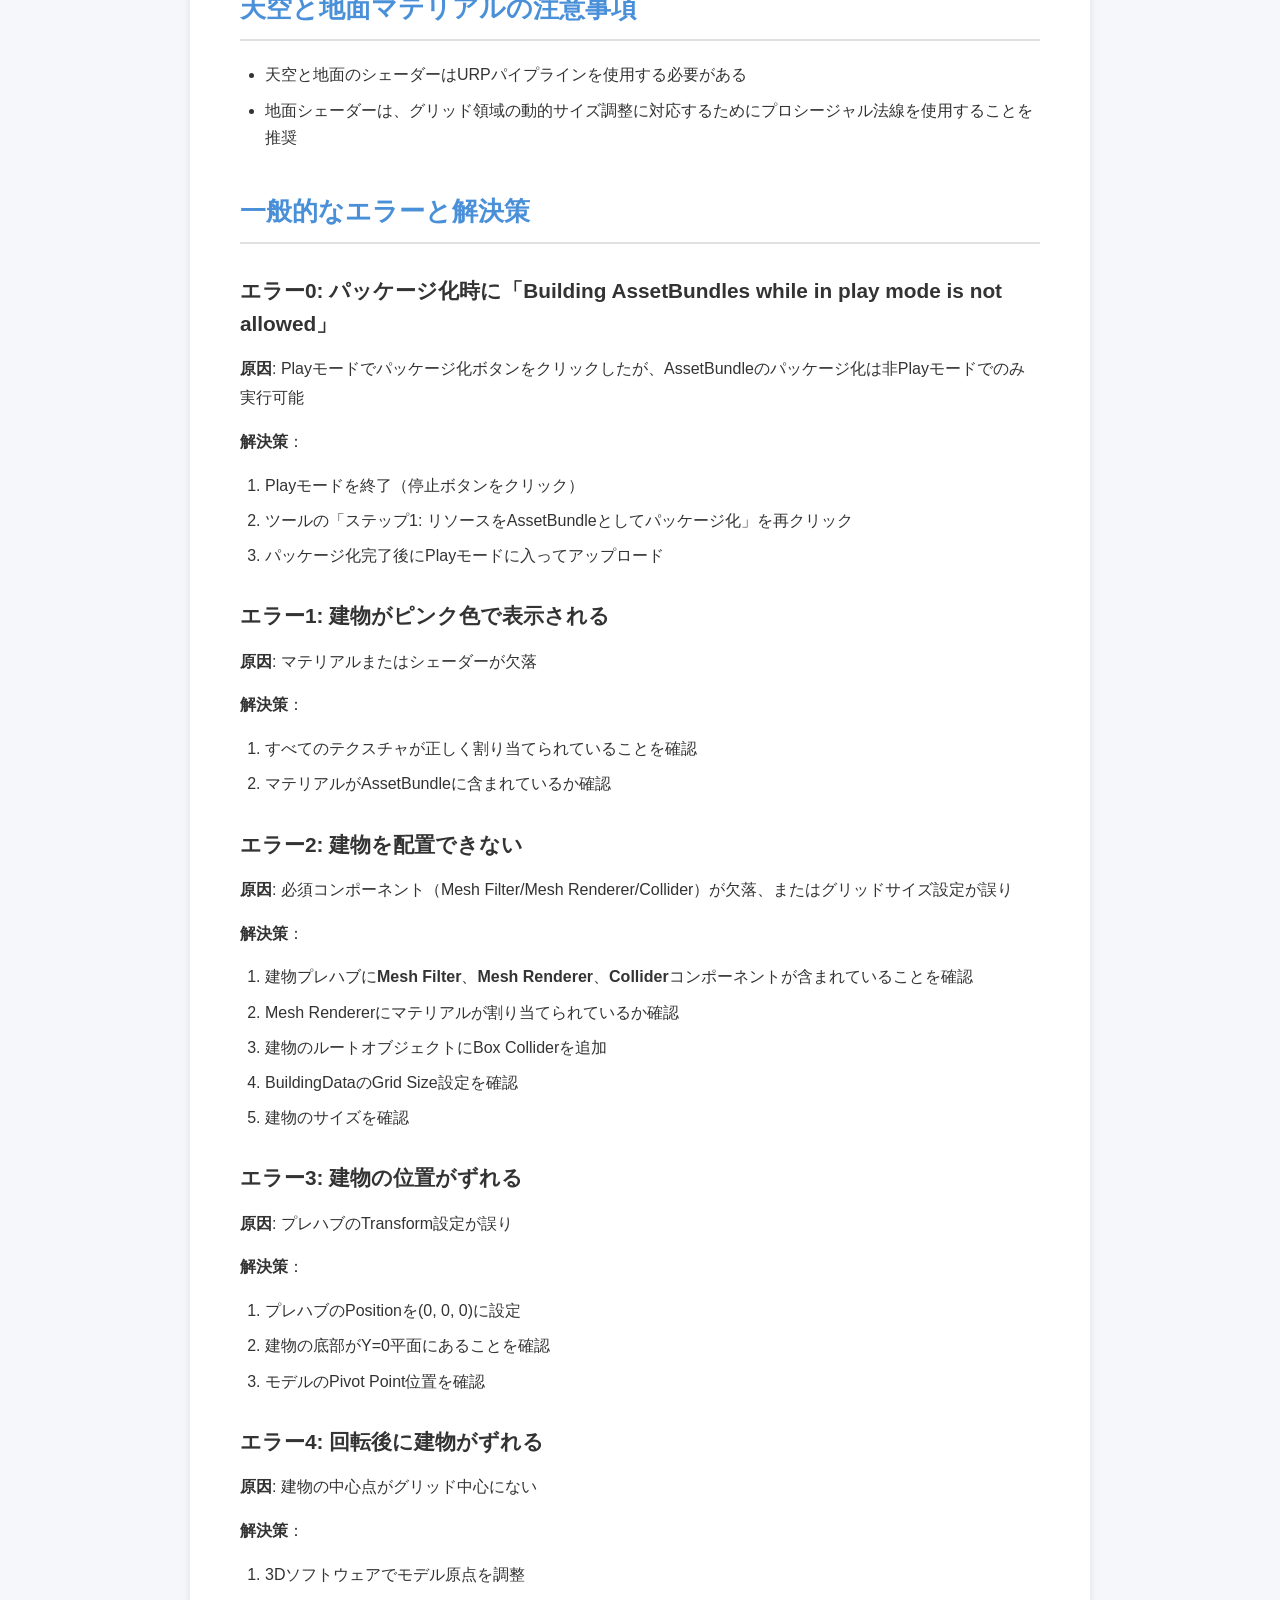
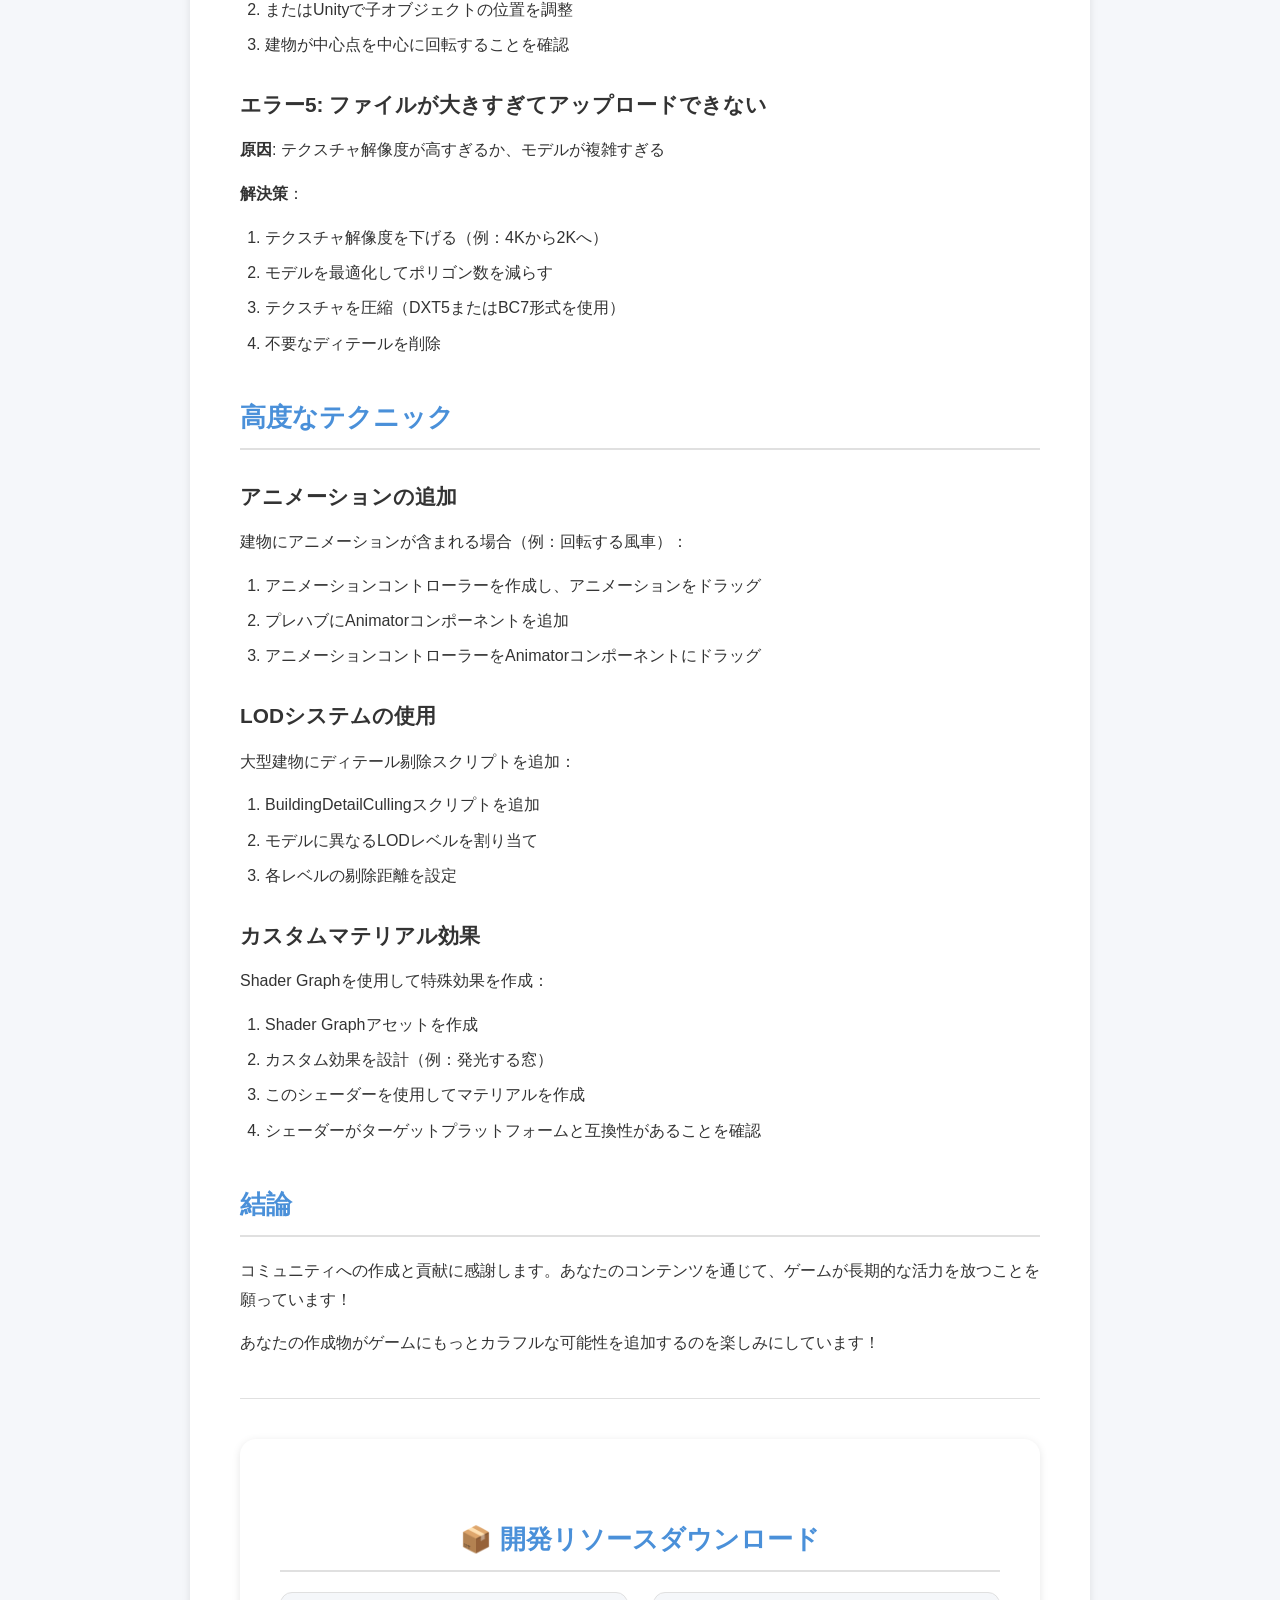
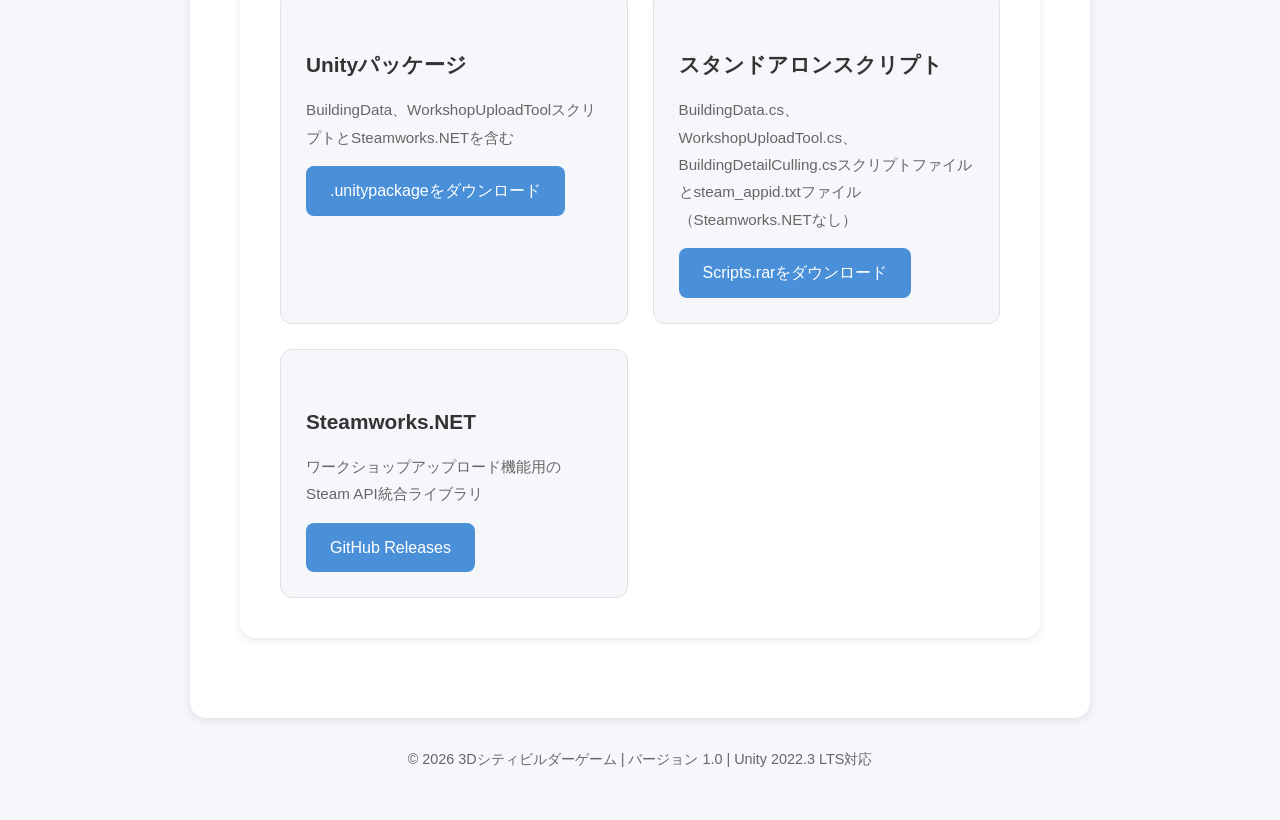
<file: ja.html>
<!DOCTYPE html>
<html lang="ja">
<head>
    <meta charset="UTF-8">
    <meta name="viewport" content="width=device-width, initial-scale=1.0">
    <title>ワークショップ建物作成ガイド - 日本語</title>
    <link rel="stylesheet" href="style.css">
</head>
<body>
    <div class="container">
        <a href="index.html" class="back-link">← 言語選択に戻る</a>
        
        <div class="guide-container">
            <header class="guide-header">
                <h1>🏗️ ワークショップ建物作成ガイド</h1>
                <p class="version">バージョン: 1.0 | 最終更新: 2026 | 対応: Unity 2022.3 LTS</p>
            </header>

            <div class="guide-content">
                <p>クリエイターの皆様、ようこそ！カスタムコンテンツの作成にご興味をお持ちいただきありがとうございます！あなたの貢献がコミュニティの繁栄に役立ちます！このガイドは、仕様に準拠したコンテンツを作成し、Steamワークショップにアップロードする方法を説明します。</p>

                <h2>技術要件</h2>
                <p>コンテンツのアップロードには、<strong>BuildingData</strong>と<strong>WorkshopUploadTool</strong>の2つのスクリプトが必要です。BuildingDataは建物データの入力に使用し、WorkshopUploadToolはアップロードに使用します。また、<strong>Steamworks.NET</strong>と<strong>steam_appid.txt</strong>ファイルも必要です。steam_appid.txtファイルはUnityプロジェクトのルートディレクトリに配置し、ゲームID:<strong>4490290</strong>を入力してください。Steamworks.NETを更新する必要がある場合は、GitHubページからダウンロードできます：</p>
                <p><a href="https://github.com/rlabrecque/Steamworks.NET/releases" target="_blank">https://github.com/rlabrecque/Steamworks.NET/releases</a></p>
                <p>Unityにインポートして、空のゲームオブジェクトにSteam Managerスクリプトをアタッチしてください。</p>

                <div class="tip-box">
                    <strong>💡 ヒント：</strong>アップロードに必要なスクリプトとSteamworks.NETをUnityパッケージファイルにまとめました。このパッケージファイルを使用するか、個別にダウンロードできます。
                </div>

                <h3>建物モデル仕様</h3>
                <div class="warning-box">
                    <strong>⚠️ 必須コンポーネントのお知らせ：</strong>建物プレハブには以下の3つのコアコンポーネントが必須です。いずれかが欠けると機能異常が発生します：
                    <ul>
                        <li><strong>Mesh Filter</strong>：モデルメッシュの表示</li>
                        <li><strong>Mesh Renderer</strong>：モデルのレンダリング（マテリアルの割り当てが必要）</li>
                        <li><strong>Collider</strong>（Box Collider）：マウスホバーハイライト、クリック検出、配置衝突判定に使用</li>
                    </ul>
                </div>

                <h3>サポートするリソース形式</h3>
                <ul>
                    <li><strong>モデル</strong>: FBX</li>
                    <li><strong>テクスチャ</strong>: PNG</li>
                    <li><strong>マテリアル</strong>: Unity URP Lit Shader</li>
                </ul>

                <h3>ファイルサイズ制限</h3>
                <ul>
                    <li>単一建物AssetBundle: ≤ 50MB</li>
                    <li>プレビュー画像: ≤ 1MB</li>
                    <li>総ダウンロードサイズ: ≤ 100MB</li>
                </ul>

                <h2>建物デザインガイドライン</h2>

                <h3>1. サイズ仕様</h3>
                <p>建物が占有するグリッドサイズに基づいて設計します。建物の底部（基礎）サイズは最小でも縦横1メートル以上にしてください：</p>
                <p>建物のグリッド占有率が正しく計算されるように、建物の底部サイズは<strong>奇数の正方形</strong>を使用することを推奨します。例：1×1、3×3、5×5。<strong>偶数の正方形や非正方形は推奨しません</strong>。例：1×2、2×2、2×3、4×4。</p>
                <p><strong>高さ</strong>: 厳格な制限はありませんが、最低0.1メートル以上を推奨します</p>

                <h3>2. ビジュアルスタイル</h3>
                <p>ゲームの一貫性を保つため、以下を推奨します：</p>
                <ul>
                    <li>LowPolyスタイルを使用</li>
                    <li>建物の全体的なプロポーションとスケール関係を確保（ゲームデフォルトスケール参照：キャラクターの高さ0.1メートル）</li>
                    <li>アイソメトリックビューに適したデザインを使用</li>
                    <li>過度に細かいディテールを避ける（遠距離では見えない）</li>
                    <li>明確な輪郭と色のコントラストを使用</li>
                    <li>異なる角度からのディテールに配慮</li>
                </ul>

                <h3>3. パフォーマンス最適化の推奨事項</h3>
                <ul>
                    <li>ポリゴン数を適切に管理</li>
                    <li>透明マテリアル（Alpha BlendではなくAlpha Testを使用）</li>
                </ul>

                <h2>作成プロセス</h2>

                <div class="step-card">
                    <h4>ステップ1: 3Dソフトウェアでモデリング</h4>
                    <ol>
                        <li>Blender、Maya、3ds Maxなどを使用してモデルを作成</li>
                        <li>モデルの原点が底部の中心にあることを確認
                            <ul>
                                <li>✅ 正しい: 建物の中心点がワールド原点にある</li>
                                <li>❌ 間違い: 建物がオフセットしているか回転が整列していない</li>
                            </ul>
                        </li>
                        <li>すべてのトランスフォームを適用（Scale、Rotation）</li>
                        <li>FBX形式でエクスポート</li>
                    </ol>
                </div>

                <div class="step-card">
                    <h4>ステップ2: Unityにインポート</h4>
                    <ol>
                        <li>FBXをUnityプロジェクトにドラッグ</li>
                        <li>建物プレハブのTransform Positionを(0, 0, 0)に設定</li>
                        <li>建物の底部がY=0平面にあることを確認</li>
                        <li>建物がZ軸正の方向を向くように設定</li>
                    </ol>
                </div>

                <div class="step-card">
                    <h4>ステップ3: マテリアルとテクスチャの設定</h4>
                    <ol>
                        <li>マテリアルを作成（URP Lit Shaderを使用）</li>
                        <li>マテリアルパラメータを調整</li>
                    </ol>
                </div>

                <div class="step-card">
                    <h4>ステップ4: 必須コンポーネントの追加</h4>
                    <p>建物プレハブに以下の3つの<strong>必須コンポーネント</strong>が含まれていることを確認：</p>
                    
                    <h4>1. Mesh FilterとMesh Renderer</h4>
                    <ol>
                        <li>建物のルートオブジェクトを選択</li>
                        <li><strong>Mesh Filter</strong>コンポーネントが追加されていることを確認（ない場合はAdd Component → Mesh Filterをクリック）</li>
                        <li><strong>Mesh Renderer</strong>コンポーネントが追加されていることを確認</li>
                        <li>Mesh Rendererでマテリアルを割り当て（StandardまたはURP Lit Shaderを使用）</li>
                    </ol>
                    <div class="warning-box">
                        <strong>⚠️ 重要：</strong>Mesh Rendererがない建物は表示されず、マウスホバーハイライト効果もトリガーされません！
                    </div>

                    <h4>2. Collider</h4>
                    <ol>
                        <li>建物のルートオブジェクトを選択</li>
                        <li><strong>Box Collider</strong>コンポーネントを追加（推奨）または<strong>Mesh Collider</strong></li>
                        <li>Colliderのサイズを建物全体をカバーするように調整</li>
                        <li>Colliderが建物の範囲を超えないように注意。超えると他の建物と衝突して配置できなくなります</li>
                    </ol>
                    <div class="warning-box">
                        <strong>⚠️ 重要：</strong>Colliderはマウスホバーハイライトとクリック検出に必須です！Colliderがない建物はプレイヤーが選択したり操作したりできません。
                    </div>
                </div>

                <div class="step-card">
                    <h4>ステップ5: プレハブの作成</h4>
                    <ol>
                        <li>建物をProjectウィンドウにドラッグしてPrefabを作成</li>
                        <li>命名規則: <code>{BuildingName}_Prefab</code></li>
                        <li>プレハブが正常にインスタンス化できることをテスト</li>
                    </ol>
                </div>

                <div class="step-card">
                    <h4>ステップ6: BuildingDataの作成</h4>
                    <ol>
                        <li>右クリック → <strong>Create → City Builder → Building Data</strong></li>
                        <li>以下のフィールドを入力：</li>
                    </ol>
                    
                    <table>
                        <tr>
                            <th>フィールド</th>
                            <th>説明</th>
                            <th>例</th>
                        </tr>
                        <tr>
                            <td><strong>Building Name</strong></td>
                            <td>建物の表示名、名前または番号を使用可能</td>
                            <td>Ferriswheel、SSmbl2</td>
                        </tr>
                        <tr>
                            <td><strong>Building ID</strong></td>
                            <td>一意の識別子、スタイル名+番号の使用を推奨、または純粋な番号</td>
                            <td>SunsetCity_01、SSmbl2</td>
                        </tr>
                        <tr>
                            <td><strong>Style</strong> ⭐</td>
                            <td><strong>ゲームの建物メニューでどのスタイルタブに表示されるかを決定</strong>、開発者名、パッケージ名、またはテーマ名の使用を推奨。同じシリーズの建物は同じ値を設定</td>
                            <td>Lyon'sPack、SunsetCity</td>
                        </tr>
                        <tr>
                            <td><strong>Category</strong> ⭐</td>
                            <td><strong>そのスタイルの下でどのカテゴリ列に表示されるかを決定</strong>、互換性のために既存のゲームカテゴリを使用可能、または建物の分類に応じて入力</td>
                            <td>Large、Residential</td>
                        </tr>
                        <tr>
                            <td><strong>Grid Size</strong></td>
                            <td>建物のグリッド占有サイズ</td>
                            <td>3x3</td>
                        </tr>
                        <tr>
                            <td><strong>Can Stack</strong></td>
                            <td>航空機または浮遊物用。チェックすると、このアイテムは他の建物が配置されているセルに配置できます</td>
                            <td>—</td>
                        </tr>
                        <tr>
                            <td><strong>Building Prefab</strong></td>
                            <td>建物プレハブをドラッグ</td>
                            <td>—</td>
                        </tr>
                    </table>

                    <p><strong>ゲーム内蔵カテゴリ参考</strong>：</p>
                    <table>
                        <tr>
                            <th>カテゴリ値</th>
                            <th>説明</th>
                        </tr>
                        <tr><td><code>Large</code></td><td>大型</td></tr>
                        <tr><td><code>Medium</code></td><td>中型</td></tr>
                        <tr><td><code>Small</code></td><td>小型</td></tr>
                    </table>

                    <div class="warning-box">
                        <strong>⚠️ StyleとCategoryフィールドは非常に重要：</strong>これらは<code>metadata.json</code>にパッケージ化されます（アップロードツールが自動的に書き込み）。ゲームがModを読み込むとき、これら2つのフィールドに基づいて建物のメニュー内の位置を決定します。必ず入力してください。そうしないと、建物が正しいカテゴリに表示されない可能性があります。
                    </div>

                    <ol start="3">
                        <li>建物アイコンを作成（推奨128×128 PNG）し、<strong>Icon</strong>フィールドにドラッグ</li>
                    </ol>
                </div>

                <div class="step-card">
                    <h4>ステップ7: 建物のテスト</h4>
                    <ol>
                        <li>ゲーム内で建物をテスト：
                            <ul>
                                <li>正しく配置できるか</li>
                                <li>回転は正常か</li>
                                <li>衝突判定は正しいか</li>
                                <li>視覚効果は満足できるか</li>
                            </ul>
                        </li>
                        <li>満足するまで調整</li>
                    </ol>
                </div>

                <div class="step-card">
                    <h4>ステップ8: アップロード準備</h4>
                    <ul>
                        <li>プレビュー画像を作成（推奨600x600）</li>
                        <li>BuildingDataの<strong>Style</strong>と<strong>Category</strong>が正しく入力されていることを確認（アップロードツールが自動的に読み取り）</li>
                    </ul>
                    
                    <p><strong>アップロード前チェックリスト</strong>：</p>
                    <ul class="checklist">
                        <li>モデルの三角形数が制限内</li>
                        <li>テクスチャ解像度が適切</li>
                        <li><strong>Mesh Filter</strong>コンポーネントを含む</li>
                        <li><strong>Mesh Renderer</strong>コンポーネントを含む（マテリアル割り当て済み）</li>
                        <li><strong>Collider</strong>コンポーネントを含む</li>
                        <li>プレハブが正常にインスタンス化できる</li>
                        <li>建物がグリッドに整列している</li>
                        <li>欠落したマテリアルやテクスチャがない</li>
                        <li>BuildingDataのすべてのフィールドが入力済み</li>
                        <li>プロジェクトのルートディレクトリにsteam_appid.txtファイルが作成されているか確認</li>
                        <li>プレビュー画像が鮮明</li>
                        <li>ゲーム内テストに合格</li>
                    </ul>
                </div>

                <h2>ステップ9: ワークショップへのアップロード</h2>
                <div class="warning-box">
                    <strong>⚠️ アップロードは2ステップで完了します</strong>。AssetBundleのパッケージ化とSteamアップロードはエディタの状態に対する要件が異なるため、別々に操作する必要があります。
                </div>

                <div class="step-card">
                    <h4>ステップ1: リソースのパッケージ化（非Playモード）</h4>
                    <ol>
                        <li>現在<strong>非Playモード</strong>であることを確認（エディタが実行中でない）</li>
                        <li><strong>City Builder → Workshop Upload Tool</strong>を開く</li>
                        <li>Modタイプを選択：<strong>Building</strong></li>
                        <li><strong>BuildingData</strong>をドラッグ（ツールが自動的にStyleとCategoryを読み取り、手動で変更可能）</li>
                        <li><strong>建物プレハブ</strong>をドラッグ</li>
                        <li>ワークショップ情報を入力（主にタイトル、説明はワークショップで編集可能）</li>
                        <li><strong>「ステップ1: リソースをAssetBundleとしてパッケージ化」</strong>をクリック</li>
                        <li><strong>「パッケージ化完了！Playモードに入ってステップ2をクリックしてアップロードしてください」</strong>というプロンプトが表示されたら成功</li>
                    </ol>
                    <div class="tip-box">
                        <strong>💡 ヒント：</strong>パッケージ化パスは自動的に保存され、Playモードに入っても失われません。情報を再入力する必要はありません。
                    </div>
                </div>

                <div class="step-card">
                    <h4>ステップ2: Steamへのアップロード（Playモード）</h4>
                    <ol>
                        <li>Unityエディタの<strong>Play</strong>ボタンをクリックし、SteamManagerの初期化を待つ</li>
                        <li>ツールウィンドウで、Steamが初期化されたことを確認（警告プロンプトなし）</li>
                        <li><strong>「ステップ2: Steamワークショップにアップロード」</strong>をクリック</li>
                        <li>アップロードが完了するのを待ち、表示された<strong>ワークショップアイテムID</strong>を記録（後続の更新用）</li>
                    </ol>
                    <div class="tip-box">
                        <strong>💡 ヒント：</strong>アップロードツールは自動的に<code>metadata.json</code>を生成し、AssetBundleコンテンツディレクトリにパッケージ化します。これにはStyleとCategory情報が含まれます。プレイヤーが購読後、ゲームは自動的に正しいカテゴリに表示します。
                    </div>
                </div>

                <div class="step-card">
                    <h4>ステップ10: 公開とメンテナンス</h4>
                    <ol>
                        <li>Steamワークショップページで情報を完成させる</li>
                        <li>さらにスクリーンショットを追加</li>
                    </ol>
                </div>

                <h2>天空と地面マテリアルの注意事項</h2>
                <ul>
                    <li>天空と地面のシェーダーはURPパイプラインを使用する必要がある</li>
                    <li>地面シェーダーは、グリッド領域の動的サイズ調整に対応するためにプロシージャル法線を使用することを推奨</li>
                </ul>

                <h2>一般的なエラーと解決策</h2>

                <h3>エラー0: パッケージ化時に「Building AssetBundles while in play mode is not allowed」</h3>
                <p><strong>原因</strong>: Playモードでパッケージ化ボタンをクリックしたが、AssetBundleのパッケージ化は非Playモードでのみ実行可能</p>
                <p><strong>解決策</strong>：</p>
                <ol>
                    <li>Playモードを終了（停止ボタンをクリック）</li>
                    <li>ツールの「ステップ1: リソースをAssetBundleとしてパッケージ化」を再クリック</li>
                    <li>パッケージ化完了後にPlayモードに入ってアップロード</li>
                </ol>

                <h3>エラー1: 建物がピンク色で表示される</h3>
                <p><strong>原因</strong>: マテリアルまたはシェーダーが欠落</p>
                <p><strong>解決策</strong>：</p>
                <ol>
                    <li>すべてのテクスチャが正しく割り当てられていることを確認</li>
                    <li>マテリアルがAssetBundleに含まれているか確認</li>
                </ol>

                <h3>エラー2: 建物を配置できない</h3>
                <p><strong>原因</strong>: 必須コンポーネント（Mesh Filter/Mesh Renderer/Collider）が欠落、またはグリッドサイズ設定が誤り</p>
                <p><strong>解決策</strong>：</p>
                <ol>
                    <li>建物プレハブに<strong>Mesh Filter</strong>、<strong>Mesh Renderer</strong>、<strong>Collider</strong>コンポーネントが含まれていることを確認</li>
                    <li>Mesh Rendererにマテリアルが割り当てられているか確認</li>
                    <li>建物のルートオブジェクトにBox Colliderを追加</li>
                    <li>BuildingDataのGrid Size設定を確認</li>
                    <li>建物のサイズを確認</li>
                </ol>

                <h3>エラー3: 建物の位置がずれる</h3>
                <p><strong>原因</strong>: プレハブのTransform設定が誤り</p>
                <p><strong>解決策</strong>：</p>
                <ol>
                    <li>プレハブのPositionを(0, 0, 0)に設定</li>
                    <li>建物の底部がY=0平面にあることを確認</li>
                    <li>モデルのPivot Point位置を確認</li>
                </ol>

                <h3>エラー4: 回転後に建物がずれる</h3>
                <p><strong>原因</strong>: 建物の中心点がグリッド中心にない</p>
                <p><strong>解決策</strong>：</p>
                <ol>
                    <li>3Dソフトウェアでモデル原点を調整</li>
                    <li>またはUnityで子オブジェクトの位置を調整</li>
                    <li>建物が中心点を中心に回転することを確認</li>
                </ol>

                <h3>エラー5: ファイルが大きすぎてアップロードできない</h3>
                <p><strong>原因</strong>: テクスチャ解像度が高すぎるか、モデルが複雑すぎる</p>
                <p><strong>解決策</strong>：</p>
                <ol>
                    <li>テクスチャ解像度を下げる（例：4Kから2Kへ）</li>
                    <li>モデルを最適化してポリゴン数を減らす</li>
                    <li>テクスチャを圧縮（DXT5またはBC7形式を使用）</li>
                    <li>不要なディテールを削除</li>
                </ol>

                <h2>高度なテクニック</h2>

                <h3>アニメーションの追加</h3>
                <p>建物にアニメーションが含まれる場合（例：回転する風車）：</p>
                <ol>
                    <li>アニメーションコントローラーを作成し、アニメーションをドラッグ</li>
                    <li>プレハブにAnimatorコンポーネントを追加</li>
                    <li>アニメーションコントローラーをAnimatorコンポーネントにドラッグ</li>
                </ol>

                <h3>LODシステムの使用</h3>
                <p>大型建物にディテール剔除スクリプトを追加：</p>
                <ol>
                    <li>BuildingDetailCullingスクリプトを追加</li>
                    <li>モデルに異なるLODレベルを割り当て</li>
                    <li>各レベルの剔除距離を設定</li>
                </ol>

                <h3>カスタムマテリアル効果</h3>
                <p>Shader Graphを使用して特殊効果を作成：</p>
                <ol>
                    <li>Shader Graphアセットを作成</li>
                    <li>カスタム効果を設計（例：発光する窓）</li>
                    <li>このシェーダーを使用してマテリアルを作成</li>
                    <li>シェーダーがターゲットプラットフォームと互換性があることを確認</li>
                </ol>

                <h2>結論</h2>
                <p>コミュニティへの作成と貢献に感謝します。あなたのコンテンツを通じて、ゲームが長期的な活力を放つことを願っています！</p>
                <p>あなたの作成物がゲームにもっとカラフルな可能性を追加するのを楽しみにしています！</p>

                <hr style="margin: 40px 0; border: none; border-top: 1px solid var(--border-color);">
                
                <div class="downloads-section" style="margin-top: 40px;">
                    <h2>📦 開発リソースダウンロード</h2>
                    <div class="download-grid">
                        <div class="download-card">
                            <h3>Unityパッケージ</h3>
                            <p>BuildingData、WorkshopUploadToolスクリプトとSteamworks.NETを含む</p>
                            <a href="https://github.com/dennianp98/gridrealm-workshop-creator-guide/blob/main/WorkshopUpload.unitypackage" class="btn-download">.unitypackageをダウンロード</a>
                        </div>
                        <div class="download-card">
                            <h3>スタンドアロンスクリプト</h3>
                            <p>BuildingData.cs、WorkshopUploadTool.cs、BuildingDetailCulling.csスクリプトファイルとsteam_appid.txtファイル（Steamworks.NETなし）</p>
                            <a href="https://github.com/dennianp98/gridrealm-workshop-creator-guide/blob/main/Scripts.rar" class="btn-download">Scripts.rarをダウンロード</a>
                        </div>
                        <div class="download-card">
                            <h3>Steamworks.NET</h3>
                            <p>ワークショップアップロード機能用のSteam API統合ライブラリ</p>
                            <a href="https://github.com/rlabrecque/Steamworks.NET/releases" target="_blank" class="btn-download">GitHub Releases</a>
                        </div>
                    </div>
                </div>
            </div>
        </div>

        <footer>
            <p>© 2026 3Dシティビルダーゲーム | バージョン 1.0 | Unity 2022.3 LTS対応</p>
        </footer>
    </div>
</body>
</html>
</file>
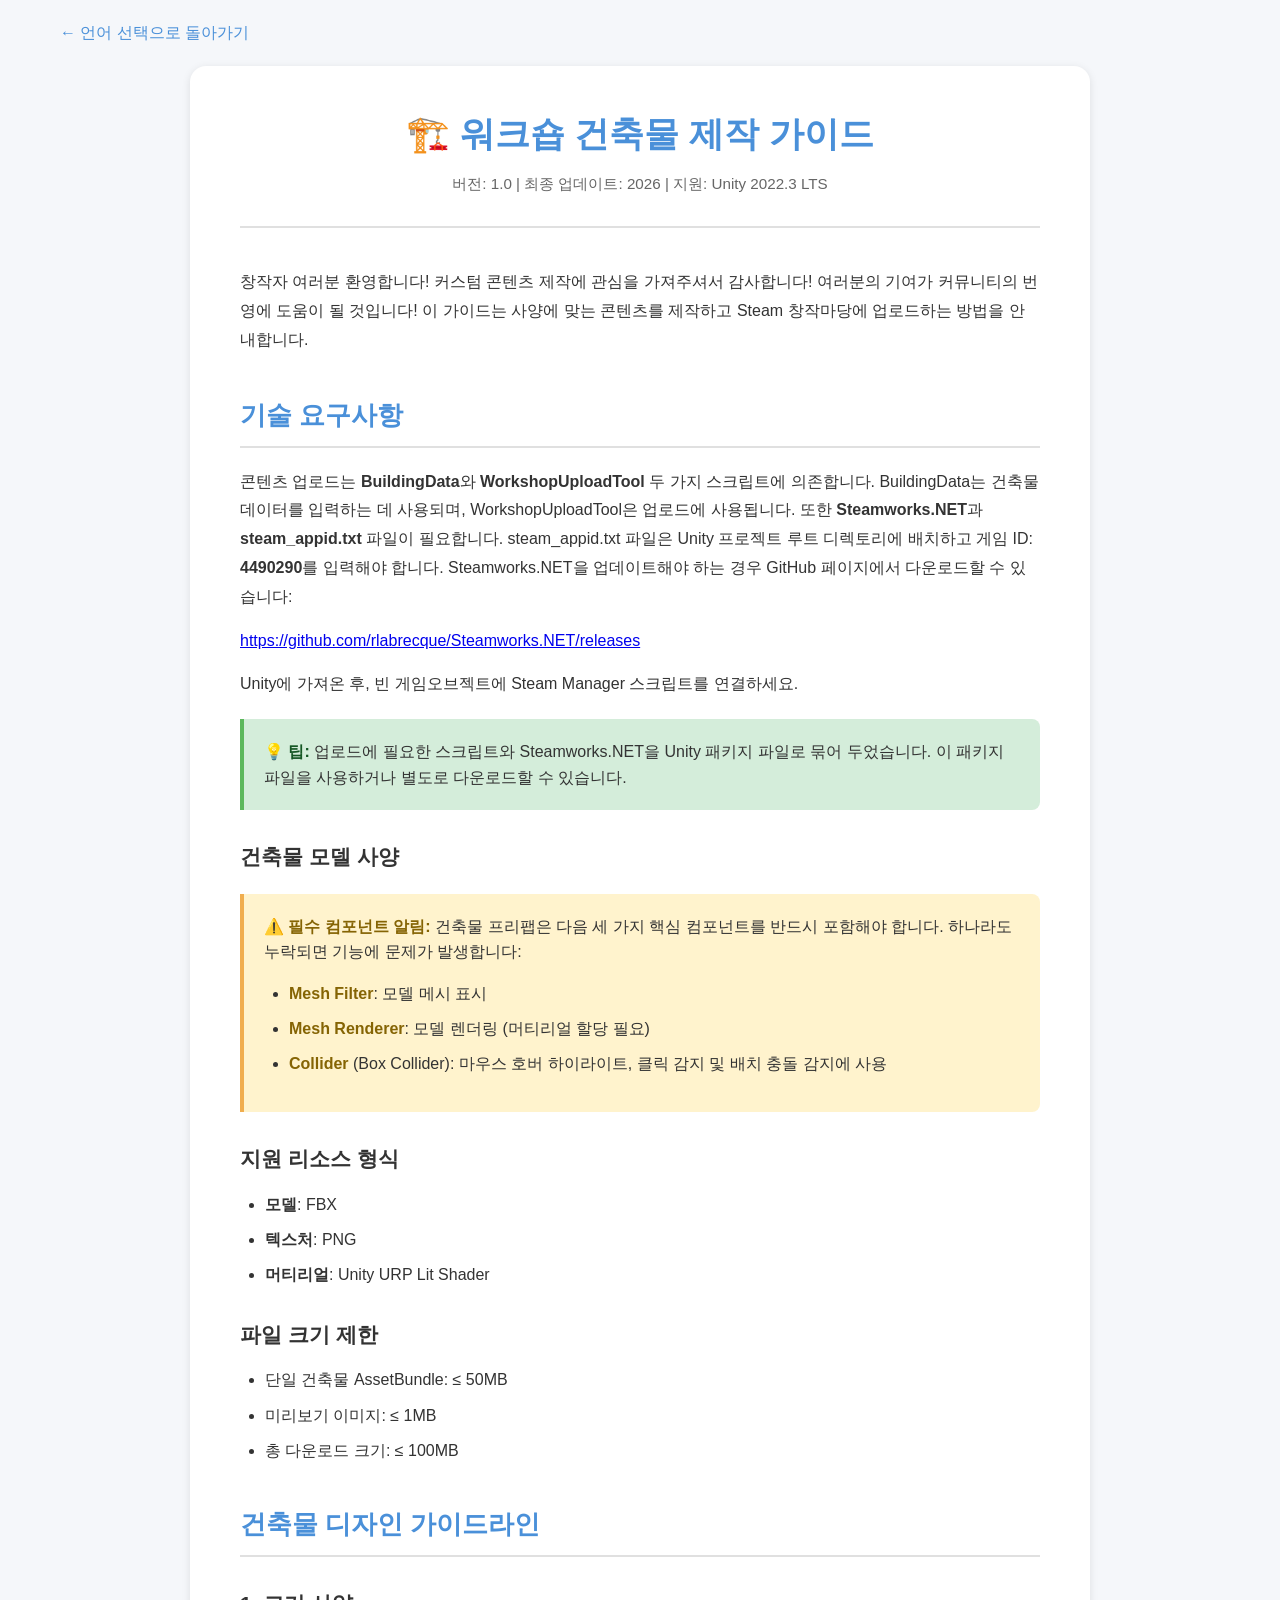
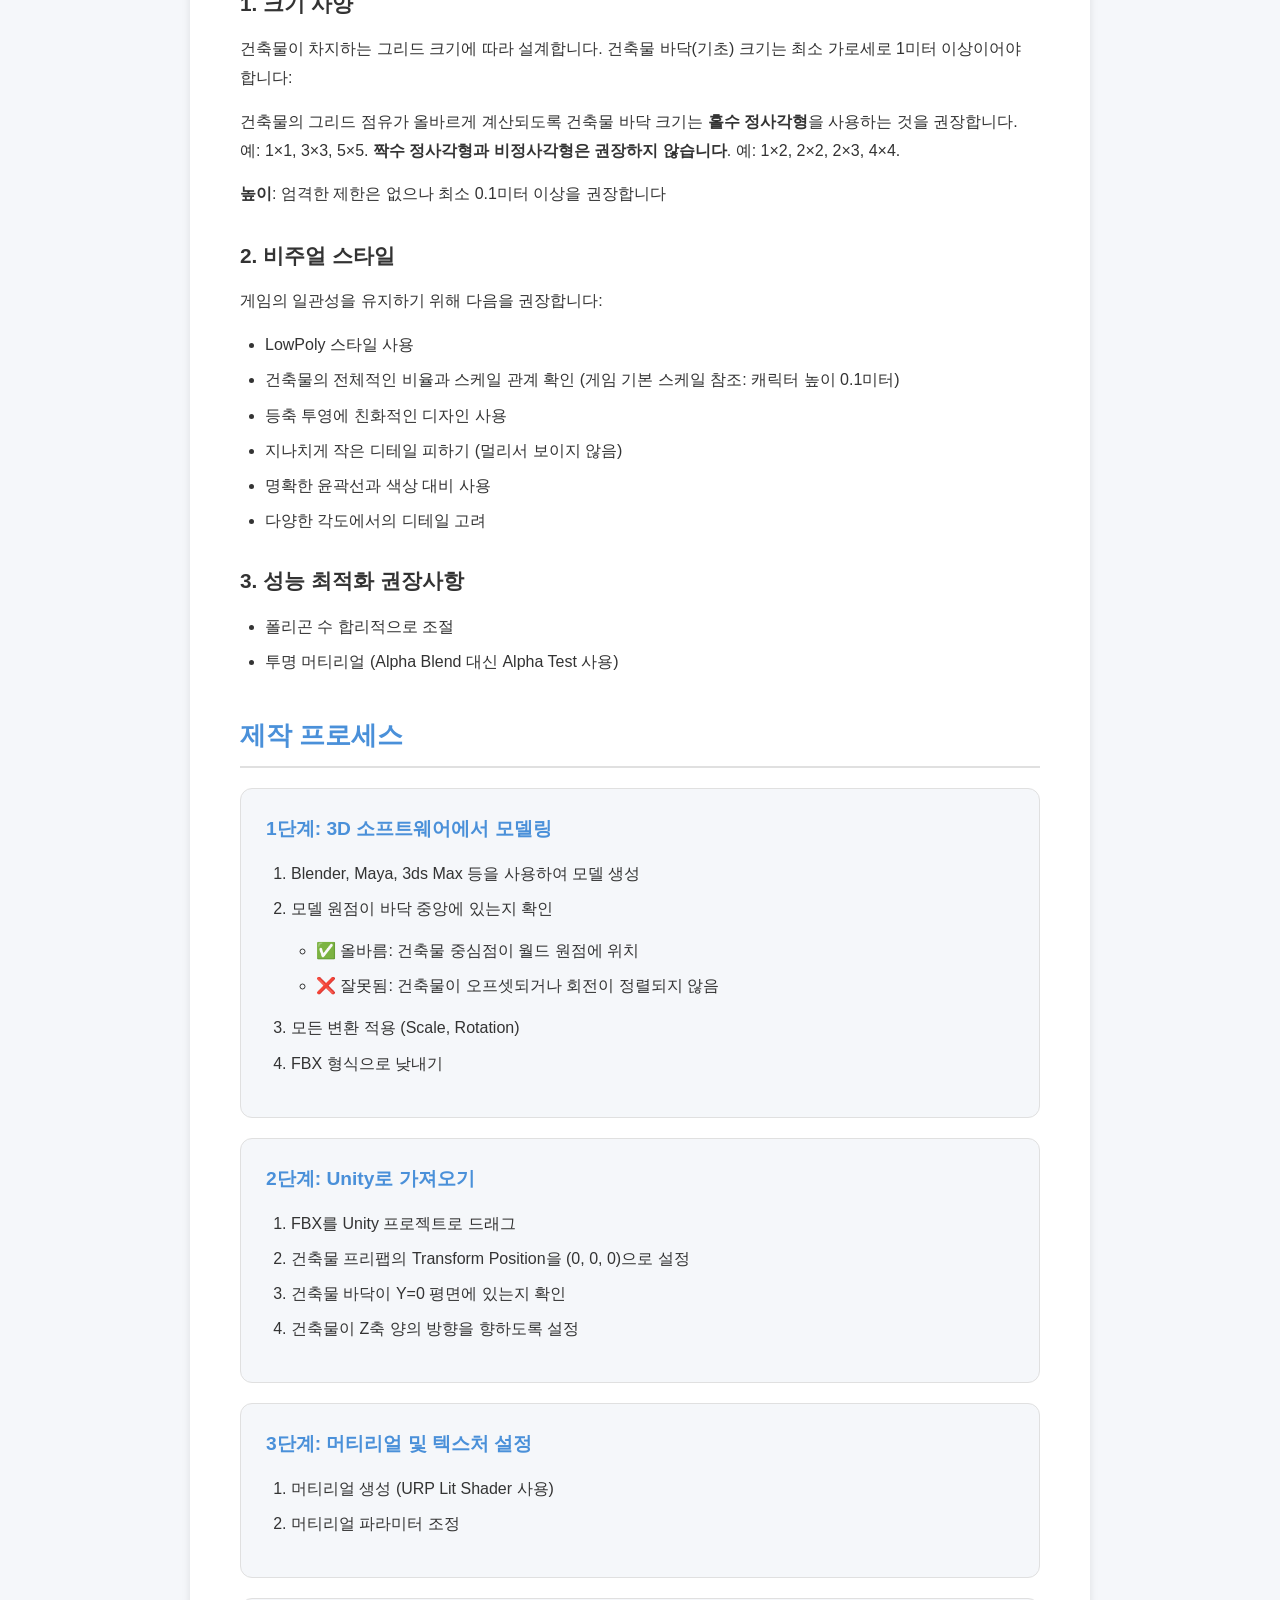
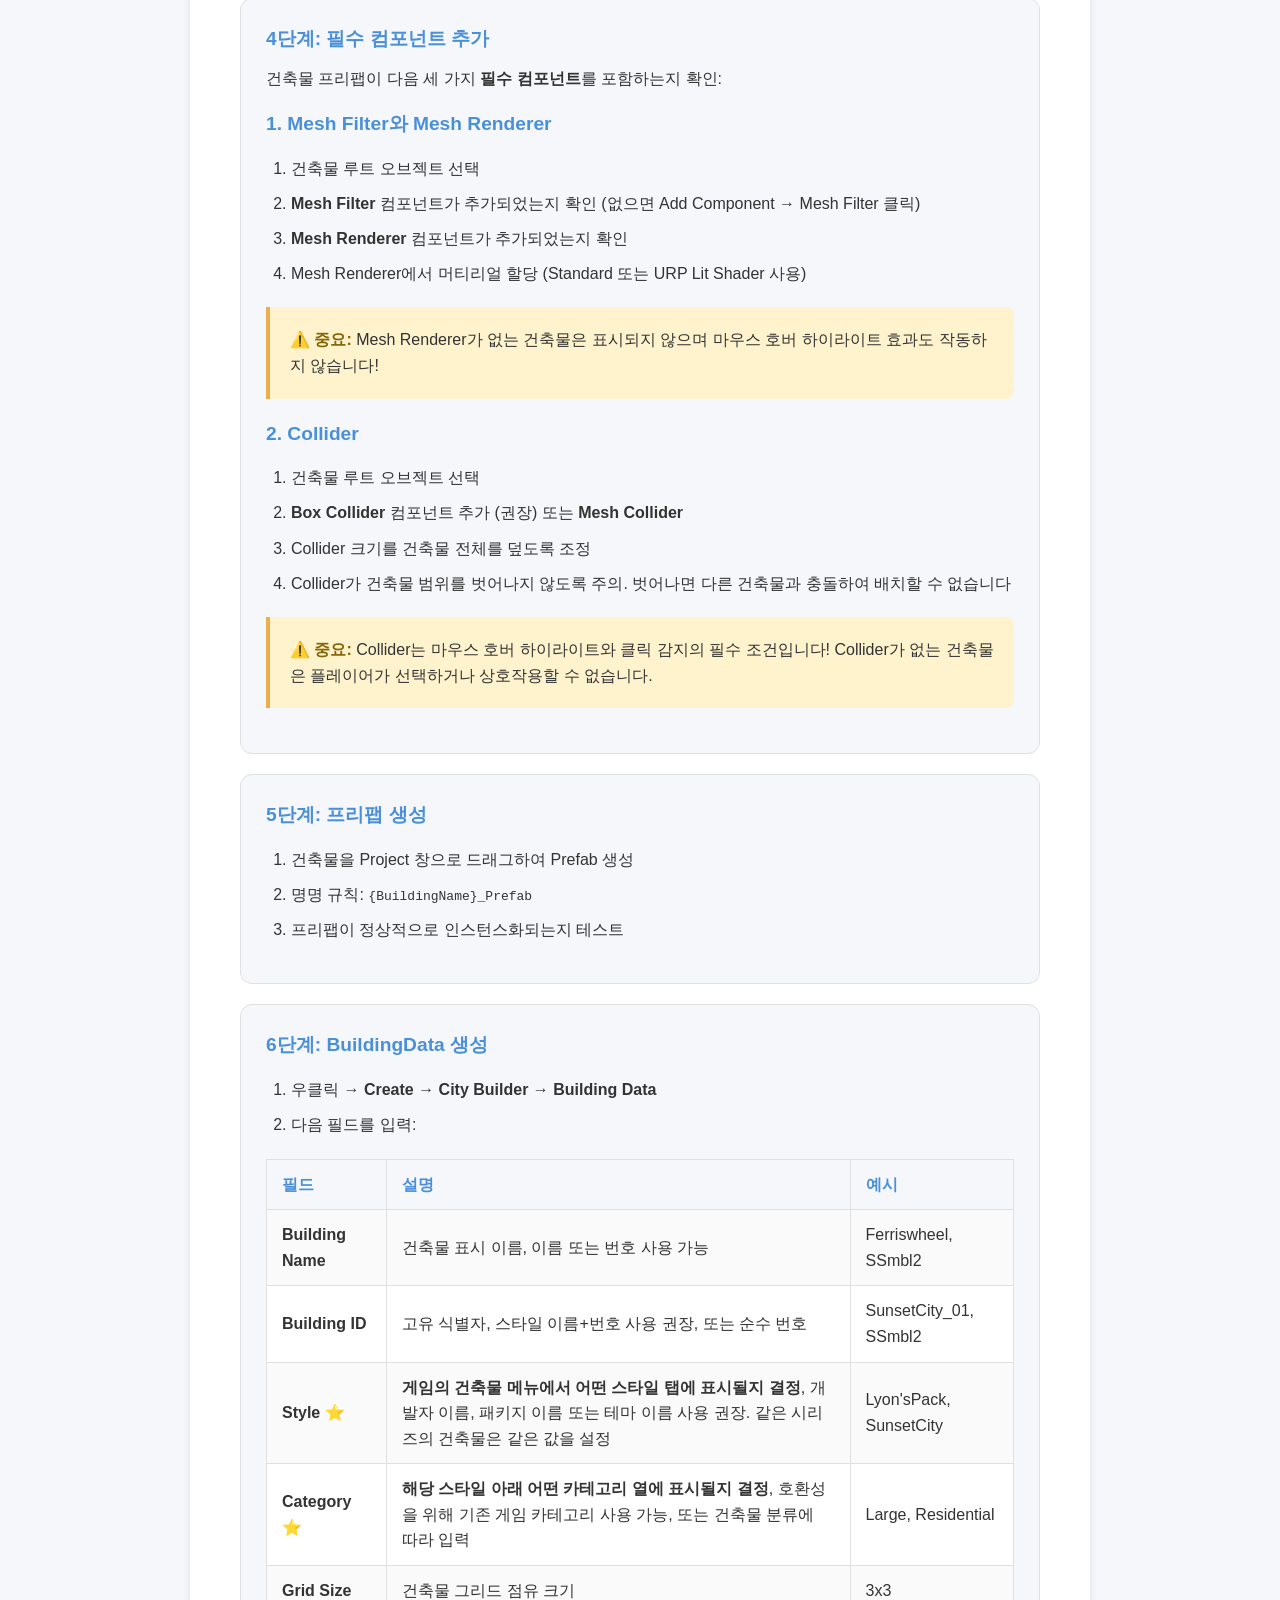
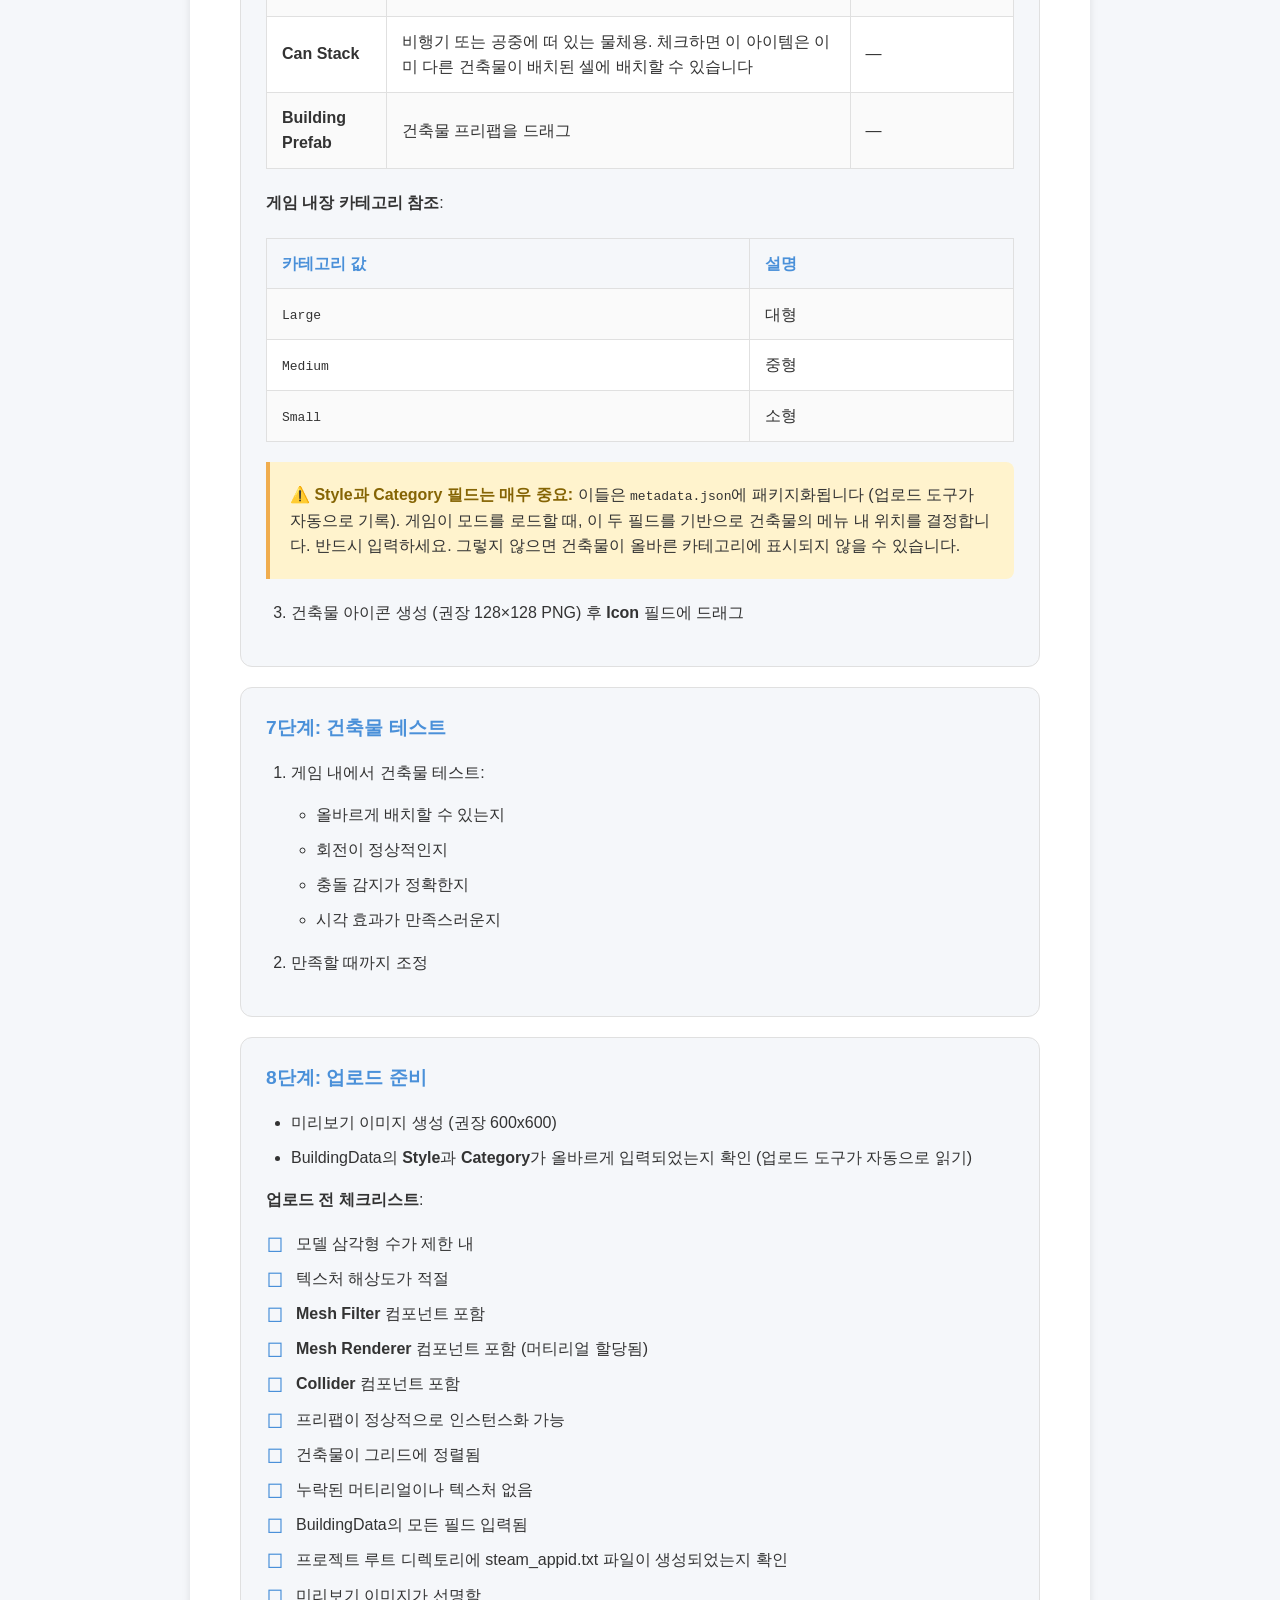
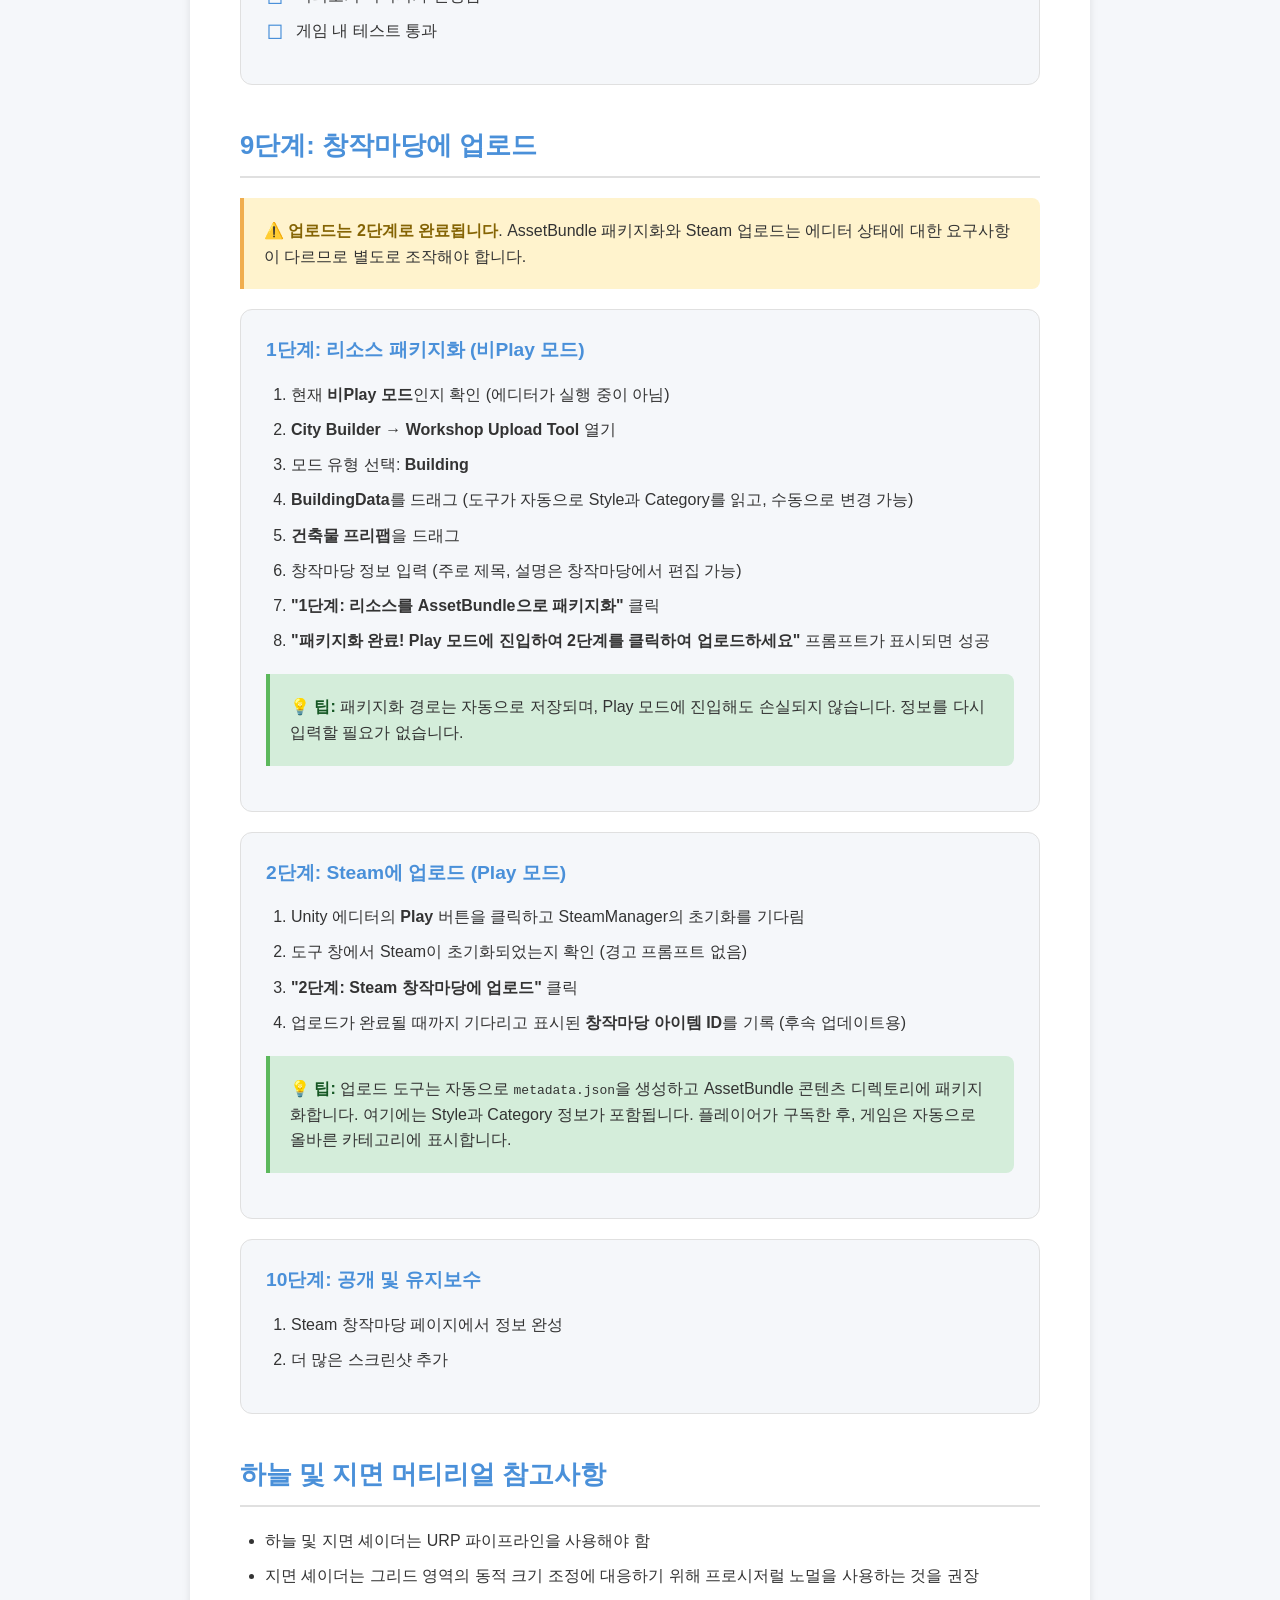
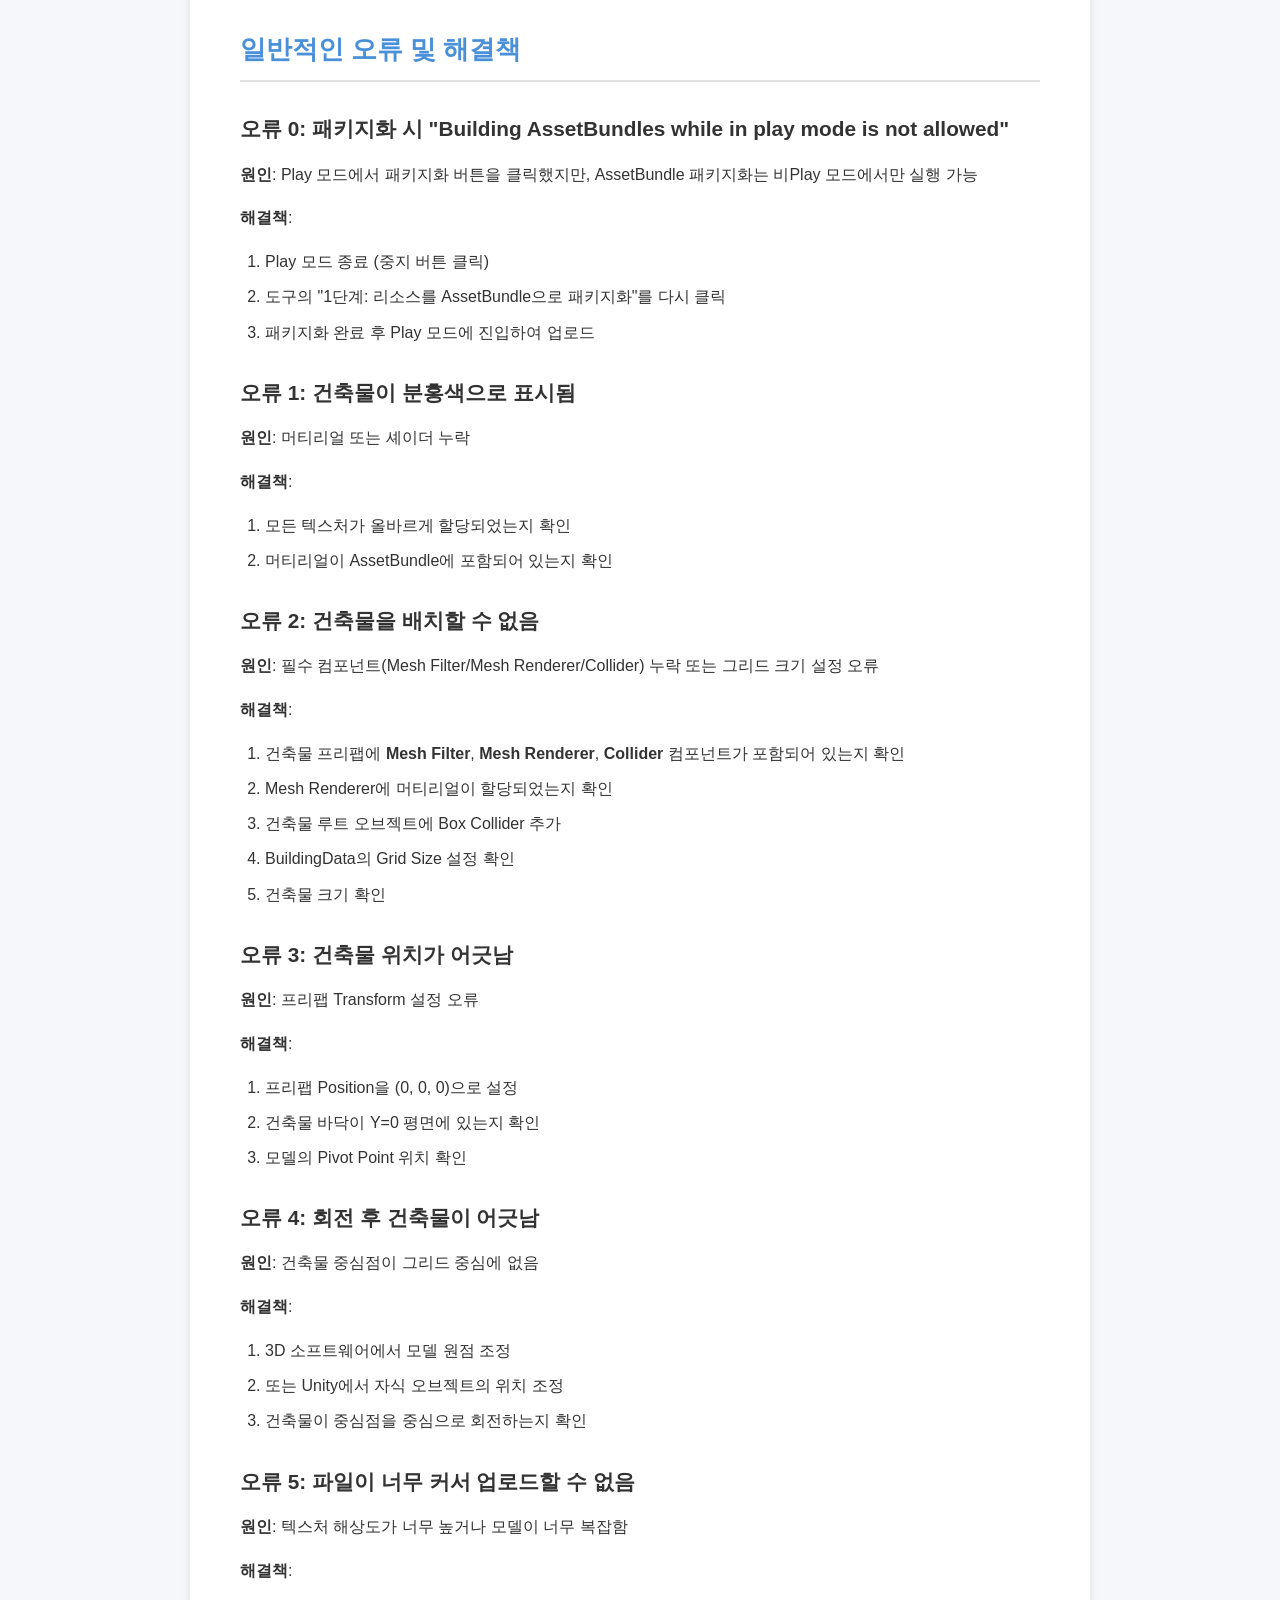
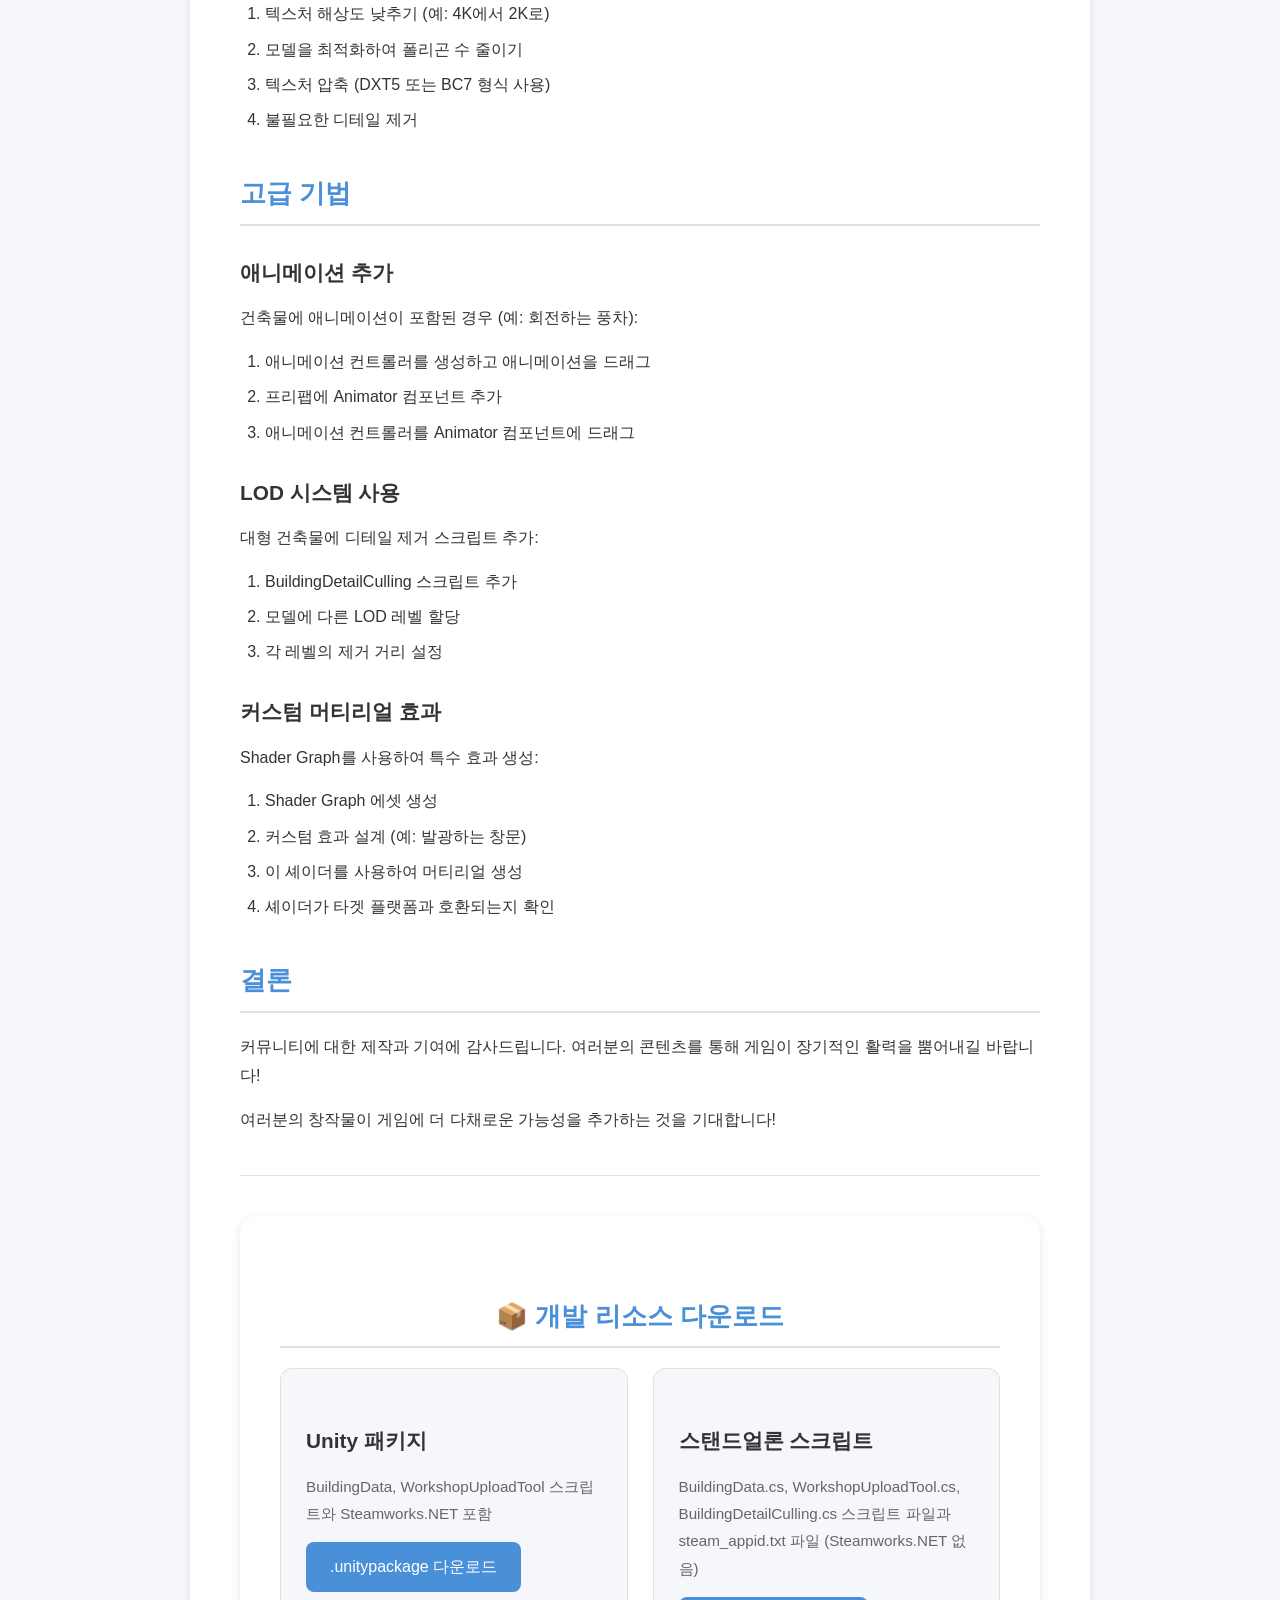
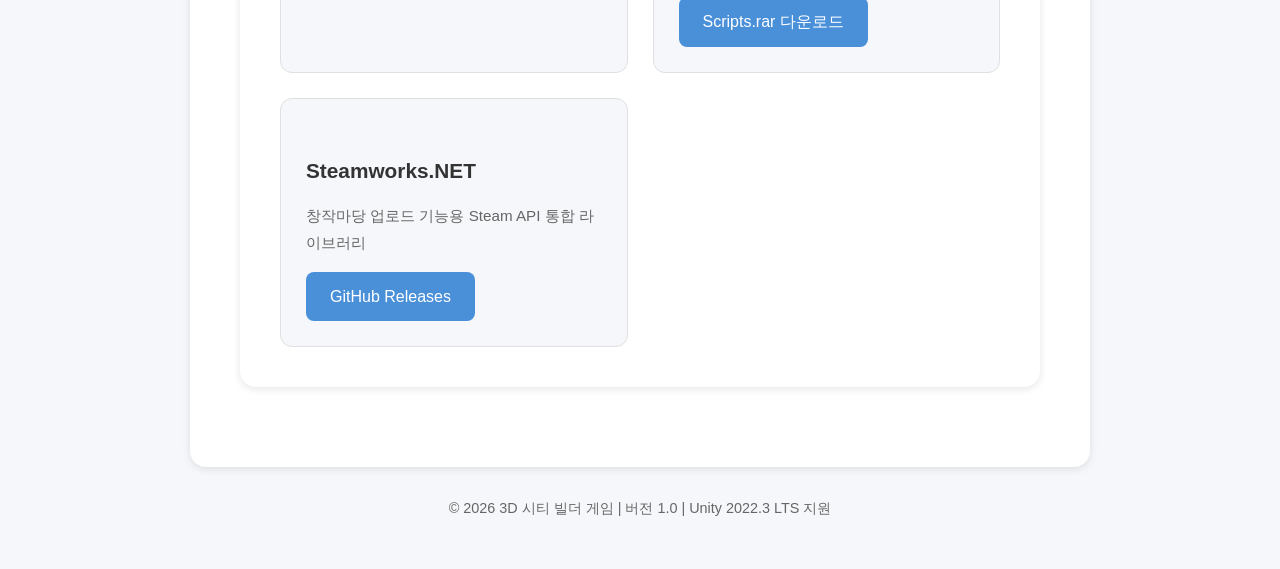
<file: ko.html>
<!DOCTYPE html>
<html lang="ko">
<head>
    <meta charset="UTF-8">
    <meta name="viewport" content="width=device-width, initial-scale=1.0">
    <title>워크숍 건축물 제작 가이드 - 한국어</title>
    <link rel="stylesheet" href="style.css">
</head>
<body>
    <div class="container">
        <a href="index.html" class="back-link">← 언어 선택으로 돌아가기</a>
        
        <div class="guide-container">
            <header class="guide-header">
                <h1>🏗️ 워크숍 건축물 제작 가이드</h1>
                <p class="version">버전: 1.0 | 최종 업데이트: 2026 | 지원: Unity 2022.3 LTS</p>
            </header>

            <div class="guide-content">
                <p>창작자 여러분 환영합니다! 커스텀 콘텐츠 제작에 관심을 가져주셔서 감사합니다! 여러분의 기여가 커뮤니티의 번영에 도움이 될 것입니다! 이 가이드는 사양에 맞는 콘텐츠를 제작하고 Steam 창작마당에 업로드하는 방법을 안내합니다.</p>

                <h2>기술 요구사항</h2>
                <p>콘텐츠 업로드는 <strong>BuildingData</strong>와 <strong>WorkshopUploadTool</strong> 두 가지 스크립트에 의존합니다. BuildingData는 건축물 데이터를 입력하는 데 사용되며, WorkshopUploadTool은 업로드에 사용됩니다. 또한 <strong>Steamworks.NET</strong>과 <strong>steam_appid.txt</strong> 파일이 필요합니다. steam_appid.txt 파일은 Unity 프로젝트 루트 디렉토리에 배치하고 게임 ID: <strong>4490290</strong>를 입력해야 합니다. Steamworks.NET을 업데이트해야 하는 경우 GitHub 페이지에서 다운로드할 수 있습니다:</p>
                <p><a href="https://github.com/rlabrecque/Steamworks.NET/releases" target="_blank">https://github.com/rlabrecque/Steamworks.NET/releases</a></p>
                <p>Unity에 가져온 후, 빈 게임오브젝트에 Steam Manager 스크립트를 연결하세요.</p>

                <div class="tip-box">
                    <strong>💡 팁:</strong> 업로드에 필요한 스크립트와 Steamworks.NET을 Unity 패키지 파일로 묶어 두었습니다. 이 패키지 파일을 사용하거나 별도로 다운로드할 수 있습니다.
                </div>

                <h3>건축물 모델 사양</h3>
                <div class="warning-box">
                    <strong>⚠️ 필수 컴포넌트 알림:</strong> 건축물 프리팹은 다음 세 가지 핵심 컴포넌트를 반드시 포함해야 합니다. 하나라도 누락되면 기능에 문제가 발생합니다:
                    <ul>
                        <li><strong>Mesh Filter</strong>: 모델 메시 표시</li>
                        <li><strong>Mesh Renderer</strong>: 모델 렌더링 (머티리얼 할당 필요)</li>
                        <li><strong>Collider</strong> (Box Collider): 마우스 호버 하이라이트, 클릭 감지 및 배치 충돌 감지에 사용</li>
                    </ul>
                </div>

                <h3>지원 리소스 형식</h3>
                <ul>
                    <li><strong>모델</strong>: FBX</li>
                    <li><strong>텍스처</strong>: PNG</li>
                    <li><strong>머티리얼</strong>: Unity URP Lit Shader</li>
                </ul>

                <h3>파일 크기 제한</h3>
                <ul>
                    <li>단일 건축물 AssetBundle: ≤ 50MB</li>
                    <li>미리보기 이미지: ≤ 1MB</li>
                    <li>총 다운로드 크기: ≤ 100MB</li>
                </ul>

                <h2>건축물 디자인 가이드라인</h2>

                <h3>1. 크기 사양</h3>
                <p>건축물이 차지하는 그리드 크기에 따라 설계합니다. 건축물 바닥(기초) 크기는 최소 가로세로 1미터 이상이어야 합니다:</p>
                <p>건축물의 그리드 점유가 올바르게 계산되도록 건축물 바닥 크기는 <strong>홀수 정사각형</strong>을 사용하는 것을 권장합니다. 예: 1×1, 3×3, 5×5. <strong>짝수 정사각형과 비정사각형은 권장하지 않습니다</strong>. 예: 1×2, 2×2, 2×3, 4×4.</p>
                <p><strong>높이</strong>: 엄격한 제한은 없으나 최소 0.1미터 이상을 권장합니다</p>

                <h3>2. 비주얼 스타일</h3>
                <p>게임의 일관성을 유지하기 위해 다음을 권장합니다:</p>
                <ul>
                    <li>LowPoly 스타일 사용</li>
                    <li>건축물의 전체적인 비율과 스케일 관계 확인 (게임 기본 스케일 참조: 캐릭터 높이 0.1미터)</li>
                    <li>등축 투영에 친화적인 디자인 사용</li>
                    <li>지나치게 작은 디테일 피하기 (멀리서 보이지 않음)</li>
                    <li>명확한 윤곽선과 색상 대비 사용</li>
                    <li>다양한 각도에서의 디테일 고려</li>
                </ul>

                <h3>3. 성능 최적화 권장사항</h3>
                <ul>
                    <li>폴리곤 수 합리적으로 조절</li>
                    <li>투명 머티리얼 (Alpha Blend 대신 Alpha Test 사용)</li>
                </ul>

                <h2>제작 프로세스</h2>

                <div class="step-card">
                    <h4>1단계: 3D 소프트웨어에서 모델링</h4>
                    <ol>
                        <li>Blender, Maya, 3ds Max 등을 사용하여 모델 생성</li>
                        <li>모델 원점이 바닥 중앙에 있는지 확인
                            <ul>
                                <li>✅ 올바름: 건축물 중심점이 월드 원점에 위치</li>
                                <li>❌ 잘못됨: 건축물이 오프셋되거나 회전이 정렬되지 않음</li>
                            </ul>
                        </li>
                        <li>모든 변환 적용 (Scale, Rotation)</li>
                        <li>FBX 형식으로 낮내기</li>
                    </ol>
                </div>

                <div class="step-card">
                    <h4>2단계: Unity로 가져오기</h4>
                    <ol>
                        <li>FBX를 Unity 프로젝트로 드래그</li>
                        <li>건축물 프리팹의 Transform Position을 (0, 0, 0)으로 설정</li>
                        <li>건축물 바닥이 Y=0 평면에 있는지 확인</li>
                        <li>건축물이 Z축 양의 방향을 향하도록 설정</li>
                    </ol>
                </div>

                <div class="step-card">
                    <h4>3단계: 머티리얼 및 텍스처 설정</h4>
                    <ol>
                        <li>머티리얼 생성 (URP Lit Shader 사용)</li>
                        <li>머티리얼 파라미터 조정</li>
                    </ol>
                </div>

                <div class="step-card">
                    <h4>4단계: 필수 컴포넌트 추가</h4>
                    <p>건축물 프리팹이 다음 세 가지 <strong>필수 컴포넌트</strong>를 포함하는지 확인:</p>
                    
                    <h4>1. Mesh Filter와 Mesh Renderer</h4>
                    <ol>
                        <li>건축물 루트 오브젝트 선택</li>
                        <li><strong>Mesh Filter</strong> 컴포넌트가 추가되었는지 확인 (없으면 Add Component → Mesh Filter 클릭)</li>
                        <li><strong>Mesh Renderer</strong> 컴포넌트가 추가되었는지 확인</li>
                        <li>Mesh Renderer에서 머티리얼 할당 (Standard 또는 URP Lit Shader 사용)</li>
                    </ol>
                    <div class="warning-box">
                        <strong>⚠️ 중요:</strong> Mesh Renderer가 없는 건축물은 표시되지 않으며 마우스 호버 하이라이트 효과도 작동하지 않습니다!
                    </div>

                    <h4>2. Collider</h4>
                    <ol>
                        <li>건축물 루트 오브젝트 선택</li>
                        <li><strong>Box Collider</strong> 컴포넌트 추가 (권장) 또는 <strong>Mesh Collider</strong></li>
                        <li>Collider 크기를 건축물 전체를 덮도록 조정</li>
                        <li>Collider가 건축물 범위를 벗어나지 않도록 주의. 벗어나면 다른 건축물과 충돌하여 배치할 수 없습니다</li>
                    </ol>
                    <div class="warning-box">
                        <strong>⚠️ 중요:</strong> Collider는 마우스 호버 하이라이트와 클릭 감지의 필수 조건입니다! Collider가 없는 건축물은 플레이어가 선택하거나 상호작용할 수 없습니다.
                    </div>
                </div>

                <div class="step-card">
                    <h4>5단계: 프리팹 생성</h4>
                    <ol>
                        <li>건축물을 Project 창으로 드래그하여 Prefab 생성</li>
                        <li>명명 규칙: <code>{BuildingName}_Prefab</code></li>
                        <li>프리팹이 정상적으로 인스턴스화되는지 테스트</li>
                    </ol>
                </div>

                <div class="step-card">
                    <h4>6단계: BuildingData 생성</h4>
                    <ol>
                        <li>우클릭 → <strong>Create → City Builder → Building Data</strong></li>
                        <li>다음 필드를 입력:</li>
                    </ol>
                    
                    <table>
                        <tr>
                            <th>필드</th>
                            <th>설명</th>
                            <th>예시</th>
                        </tr>
                        <tr>
                            <td><strong>Building Name</strong></td>
                            <td>건축물 표시 이름, 이름 또는 번호 사용 가능</td>
                            <td>Ferriswheel, SSmbl2</td>
                        </tr>
                        <tr>
                            <td><strong>Building ID</strong></td>
                            <td>고유 식별자, 스타일 이름+번호 사용 권장, 또는 순수 번호</td>
                            <td>SunsetCity_01, SSmbl2</td>
                        </tr>
                        <tr>
                            <td><strong>Style</strong> ⭐</td>
                            <td><strong>게임의 건축물 메뉴에서 어떤 스타일 탭에 표시될지 결정</strong>, 개발자 이름, 패키지 이름 또는 테마 이름 사용 권장. 같은 시리즈의 건축물은 같은 값을 설정</td>
                            <td>Lyon'sPack, SunsetCity</td>
                        </tr>
                        <tr>
                            <td><strong>Category</strong> ⭐</td>
                            <td><strong>해당 스타일 아래 어떤 카테고리 열에 표시될지 결정</strong>, 호환성을 위해 기존 게임 카테고리 사용 가능, 또는 건축물 분류에 따라 입력</td>
                            <td>Large, Residential</td>
                        </tr>
                        <tr>
                            <td><strong>Grid Size</strong></td>
                            <td>건축물 그리드 점유 크기</td>
                            <td>3x3</td>
                        </tr>
                        <tr>
                            <td><strong>Can Stack</strong></td>
                            <td>비행기 또는 공중에 떠 있는 물체용. 체크하면 이 아이템은 이미 다른 건축물이 배치된 셀에 배치할 수 있습니다</td>
                            <td>—</td>
                        </tr>
                        <tr>
                            <td><strong>Building Prefab</strong></td>
                            <td>건축물 프리팹을 드래그</td>
                            <td>—</td>
                        </tr>
                    </table>

                    <p><strong>게임 내장 카테고리 참조</strong>:</p>
                    <table>
                        <tr>
                            <th>카테고리 값</th>
                            <th>설명</th>
                        </tr>
                        <tr><td><code>Large</code></td><td>대형</td></tr>
                        <tr><td><code>Medium</code></td><td>중형</td></tr>
                        <tr><td><code>Small</code></td><td>소형</td></tr>
                    </table>

                    <div class="warning-box">
                        <strong>⚠️ Style과 Category 필드는 매우 중요:</strong> 이들은 <code>metadata.json</code>에 패키지화됩니다 (업로드 도구가 자동으로 기록). 게임이 모드를 로드할 때, 이 두 필드를 기반으로 건축물의 메뉴 내 위치를 결정합니다. 반드시 입력하세요. 그렇지 않으면 건축물이 올바른 카테고리에 표시되지 않을 수 있습니다.
                    </div>

                    <ol start="3">
                        <li>건축물 아이콘 생성 (권장 128×128 PNG) 후 <strong>Icon</strong> 필드에 드래그</li>
                    </ol>
                </div>

                <div class="step-card">
                    <h4>7단계: 건축물 테스트</h4>
                    <ol>
                        <li>게임 내에서 건축물 테스트:
                            <ul>
                                <li>올바르게 배치할 수 있는지</li>
                                <li>회전이 정상적인지</li>
                                <li>충돌 감지가 정확한지</li>
                                <li>시각 효과가 만족스러운지</li>
                            </ul>
                        </li>
                        <li>만족할 때까지 조정</li>
                    </ol>
                </div>

                <div class="step-card">
                    <h4>8단계: 업로드 준비</h4>
                    <ul>
                        <li>미리보기 이미지 생성 (권장 600x600)</li>
                        <li>BuildingData의 <strong>Style</strong>과 <strong>Category</strong>가 올바르게 입력되었는지 확인 (업로드 도구가 자동으로 읽기)</li>
                    </ul>
                    
                    <p><strong>업로드 전 체크리스트</strong>:</p>
                    <ul class="checklist">
                        <li>모델 삼각형 수가 제한 내</li>
                        <li>텍스처 해상도가 적절</li>
                        <li><strong>Mesh Filter</strong> 컴포넌트 포함</li>
                        <li><strong>Mesh Renderer</strong> 컴포넌트 포함 (머티리얼 할당됨)</li>
                        <li><strong>Collider</strong> 컴포넌트 포함</li>
                        <li>프리팹이 정상적으로 인스턴스화 가능</li>
                        <li>건축물이 그리드에 정렬됨</li>
                        <li>누락된 머티리얼이나 텍스처 없음</li>
                        <li>BuildingData의 모든 필드 입력됨</li>
                        <li>프로젝트 루트 디렉토리에 steam_appid.txt 파일이 생성되었는지 확인</li>
                        <li>미리보기 이미지가 선명함</li>
                        <li>게임 내 테스트 통과</li>
                    </ul>
                </div>

                <h2>9단계: 창작마당에 업로드</h2>
                <div class="warning-box">
                    <strong>⚠️ 업로드는 2단계로 완료됩니다</strong>. AssetBundle 패키지화와 Steam 업로드는 에디터 상태에 대한 요구사항이 다르므로 별도로 조작해야 합니다.
                </div>

                <div class="step-card">
                    <h4>1단계: 리소스 패키지화 (비Play 모드)</h4>
                    <ol>
                        <li>현재 <strong>비Play 모드</strong>인지 확인 (에디터가 실행 중이 아님)</li>
                        <li><strong>City Builder → Workshop Upload Tool</strong> 열기</li>
                        <li>모드 유형 선택: <strong>Building</strong></li>
                        <li><strong>BuildingData</strong>를 드래그 (도구가 자동으로 Style과 Category를 읽고, 수동으로 변경 가능)</li>
                        <li><strong>건축물 프리팹</strong>을 드래그</li>
                        <li>창작마당 정보 입력 (주로 제목, 설명은 창작마당에서 편집 가능)</li>
                        <li><strong>"1단계: 리소스를 AssetBundle으로 패키지화"</strong> 클릭</li>
                        <li><strong>"패키지화 완료! Play 모드에 진입하여 2단계를 클릭하여 업로드하세요"</strong> 프롬프트가 표시되면 성공</li>
                    </ol>
                    <div class="tip-box">
                        <strong>💡 팁:</strong> 패키지화 경로는 자동으로 저장되며, Play 모드에 진입해도 손실되지 않습니다. 정보를 다시 입력할 필요가 없습니다.
                    </div>
                </div>

                <div class="step-card">
                    <h4>2단계: Steam에 업로드 (Play 모드)</h4>
                    <ol>
                        <li>Unity 에디터의 <strong>Play</strong> 버튼을 클릭하고 SteamManager의 초기화를 기다림</li>
                        <li>도구 창에서 Steam이 초기화되었는지 확인 (경고 프롬프트 없음)</li>
                        <li><strong>"2단계: Steam 창작마당에 업로드"</strong> 클릭</li>
                        <li>업로드가 완료될 때까지 기다리고 표시된 <strong>창작마당 아이템 ID</strong>를 기록 (후속 업데이트용)</li>
                    </ol>
                    <div class="tip-box">
                        <strong>💡 팁:</strong> 업로드 도구는 자동으로 <code>metadata.json</code>을 생성하고 AssetBundle 콘텐츠 디렉토리에 패키지화합니다. 여기에는 Style과 Category 정보가 포함됩니다. 플레이어가 구독한 후, 게임은 자동으로 올바른 카테고리에 표시합니다.
                    </div>
                </div>

                <div class="step-card">
                    <h4>10단계: 공개 및 유지보수</h4>
                    <ol>
                        <li>Steam 창작마당 페이지에서 정보 완성</li>
                        <li>더 많은 스크린샷 추가</li>
                    </ol>
                </div>

                <h2>하늘 및 지면 머티리얼 참고사항</h2>
                <ul>
                    <li>하늘 및 지면 셰이더는 URP 파이프라인을 사용해야 함</li>
                    <li>지면 셰이더는 그리드 영역의 동적 크기 조정에 대응하기 위해 프로시저럴 노멀을 사용하는 것을 권장</li>
                </ul>

                <h2>일반적인 오류 및 해결책</h2>

                <h3>오류 0: 패키지화 시 "Building AssetBundles while in play mode is not allowed"</h3>
                <p><strong>원인</strong>: Play 모드에서 패키지화 버튼을 클릭했지만, AssetBundle 패키지화는 비Play 모드에서만 실행 가능</p>
                <p><strong>해결책</strong>:</p>
                <ol>
                    <li>Play 모드 종료 (중지 버튼 클릭)</li>
                    <li>도구의 "1단계: 리소스를 AssetBundle으로 패키지화"를 다시 클릭</li>
                    <li>패키지화 완료 후 Play 모드에 진입하여 업로드</li>
                </ol>

                <h3>오류 1: 건축물이 분홍색으로 표시됨</h3>
                <p><strong>원인</strong>: 머티리얼 또는 셰이더 누락</p>
                <p><strong>해결책</strong>:</p>
                <ol>
                    <li>모든 텍스처가 올바르게 할당되었는지 확인</li>
                    <li>머티리얼이 AssetBundle에 포함되어 있는지 확인</li>
                </ol>

                <h3>오류 2: 건축물을 배치할 수 없음</h3>
                <p><strong>원인</strong>: 필수 컴포넌트(Mesh Filter/Mesh Renderer/Collider) 누락 또는 그리드 크기 설정 오류</p>
                <p><strong>해결책</strong>:</p>
                <ol>
                    <li>건축물 프리팹에 <strong>Mesh Filter</strong>, <strong>Mesh Renderer</strong>, <strong>Collider</strong> 컴포넌트가 포함되어 있는지 확인</li>
                    <li>Mesh Renderer에 머티리얼이 할당되었는지 확인</li>
                    <li>건축물 루트 오브젝트에 Box Collider 추가</li>
                    <li>BuildingData의 Grid Size 설정 확인</li>
                    <li>건축물 크기 확인</li>
                </ol>

                <h3>오류 3: 건축물 위치가 어긋남</h3>
                <p><strong>원인</strong>: 프리팹 Transform 설정 오류</p>
                <p><strong>해결책</strong>:</p>
                <ol>
                    <li>프리팹 Position을 (0, 0, 0)으로 설정</li>
                    <li>건축물 바닥이 Y=0 평면에 있는지 확인</li>
                    <li>모델의 Pivot Point 위치 확인</li>
                </ol>

                <h3>오류 4: 회전 후 건축물이 어긋남</h3>
                <p><strong>원인</strong>: 건축물 중심점이 그리드 중심에 없음</p>
                <p><strong>해결책</strong>:</p>
                <ol>
                    <li>3D 소프트웨어에서 모델 원점 조정</li>
                    <li>또는 Unity에서 자식 오브젝트의 위치 조정</li>
                    <li>건축물이 중심점을 중심으로 회전하는지 확인</li>
                </ol>

                <h3>오류 5: 파일이 너무 커서 업로드할 수 없음</h3>
                <p><strong>원인</strong>: 텍스처 해상도가 너무 높거나 모델이 너무 복잡함</p>
                <p><strong>해결책</strong>:</p>
                <ol>
                    <li>텍스처 해상도 낮추기 (예: 4K에서 2K로)</li>
                    <li>모델을 최적화하여 폴리곤 수 줄이기</li>
                    <li>텍스처 압축 (DXT5 또는 BC7 형식 사용)</li>
                    <li>불필요한 디테일 제거</li>
                </ol>

                <h2>고급 기법</h2>

                <h3>애니메이션 추가</h3>
                <p>건축물에 애니메이션이 포함된 경우 (예: 회전하는 풍차):</p>
                <ol>
                    <li>애니메이션 컨트롤러를 생성하고 애니메이션을 드래그</li>
                    <li>프리팹에 Animator 컴포넌트 추가</li>
                    <li>애니메이션 컨트롤러를 Animator 컴포넌트에 드래그</li>
                </ol>

                <h3>LOD 시스템 사용</h3>
                <p>대형 건축물에 디테일 제거 스크립트 추가:</p>
                <ol>
                    <li>BuildingDetailCulling 스크립트 추가</li>
                    <li>모델에 다른 LOD 레벨 할당</li>
                    <li>각 레벨의 제거 거리 설정</li>
                </ol>

                <h3>커스텀 머티리얼 효과</h3>
                <p>Shader Graph를 사용하여 특수 효과 생성:</p>
                <ol>
                    <li>Shader Graph 에셋 생성</li>
                    <li>커스텀 효과 설계 (예: 발광하는 창문)</li>
                    <li>이 셰이더를 사용하여 머티리얼 생성</li>
                    <li>셰이더가 타겟 플랫폼과 호환되는지 확인</li>
                </ol>

                <h2>결론</h2>
                <p>커뮤니티에 대한 제작과 기여에 감사드립니다. 여러분의 콘텐츠를 통해 게임이 장기적인 활력을 뿜어내길 바랍니다!</p>
                <p>여러분의 창작물이 게임에 더 다채로운 가능성을 추가하는 것을 기대합니다!</p>

                <hr style="margin: 40px 0; border: none; border-top: 1px solid var(--border-color);">
                
                <div class="downloads-section" style="margin-top: 40px;">
                    <h2>📦 개발 리소스 다운로드</h2>
                    <div class="download-grid">
                        <div class="download-card">
                            <h3>Unity 패키지</h3>
                            <p>BuildingData, WorkshopUploadTool 스크립트와 Steamworks.NET 포함</p>
                            <a href="https://github.com/dennianp98/gridrealm-workshop-creator-guide/blob/main/WorkshopUpload.unitypackage" class="btn-download">.unitypackage 다운로드</a>
                        </div>
                        <div class="download-card">
                            <h3>스탠드얼론 스크립트</h3>
                            <p>BuildingData.cs, WorkshopUploadTool.cs, BuildingDetailCulling.cs 스크립트 파일과 steam_appid.txt 파일 (Steamworks.NET 없음)</p>
                            <a href="https://github.com/dennianp98/gridrealm-workshop-creator-guide/blob/main/Scripts.rar" class="btn-download">Scripts.rar 다운로드</a>
                        </div>
                        <div class="download-card">
                            <h3>Steamworks.NET</h3>
                            <p>창작마당 업로드 기능용 Steam API 통합 라이브러리</p>
                            <a href="https://github.com/rlabrecque/Steamworks.NET/releases" target="_blank" class="btn-download">GitHub Releases</a>
                        </div>
                    </div>
                </div>
            </div>
        </div>

        <footer>
            <p>© 2026 3D 시티 빌더 게임 | 버전 1.0 | Unity 2022.3 LTS 지원</p>
        </footer>
    </div>
</body>
</html>
</file>
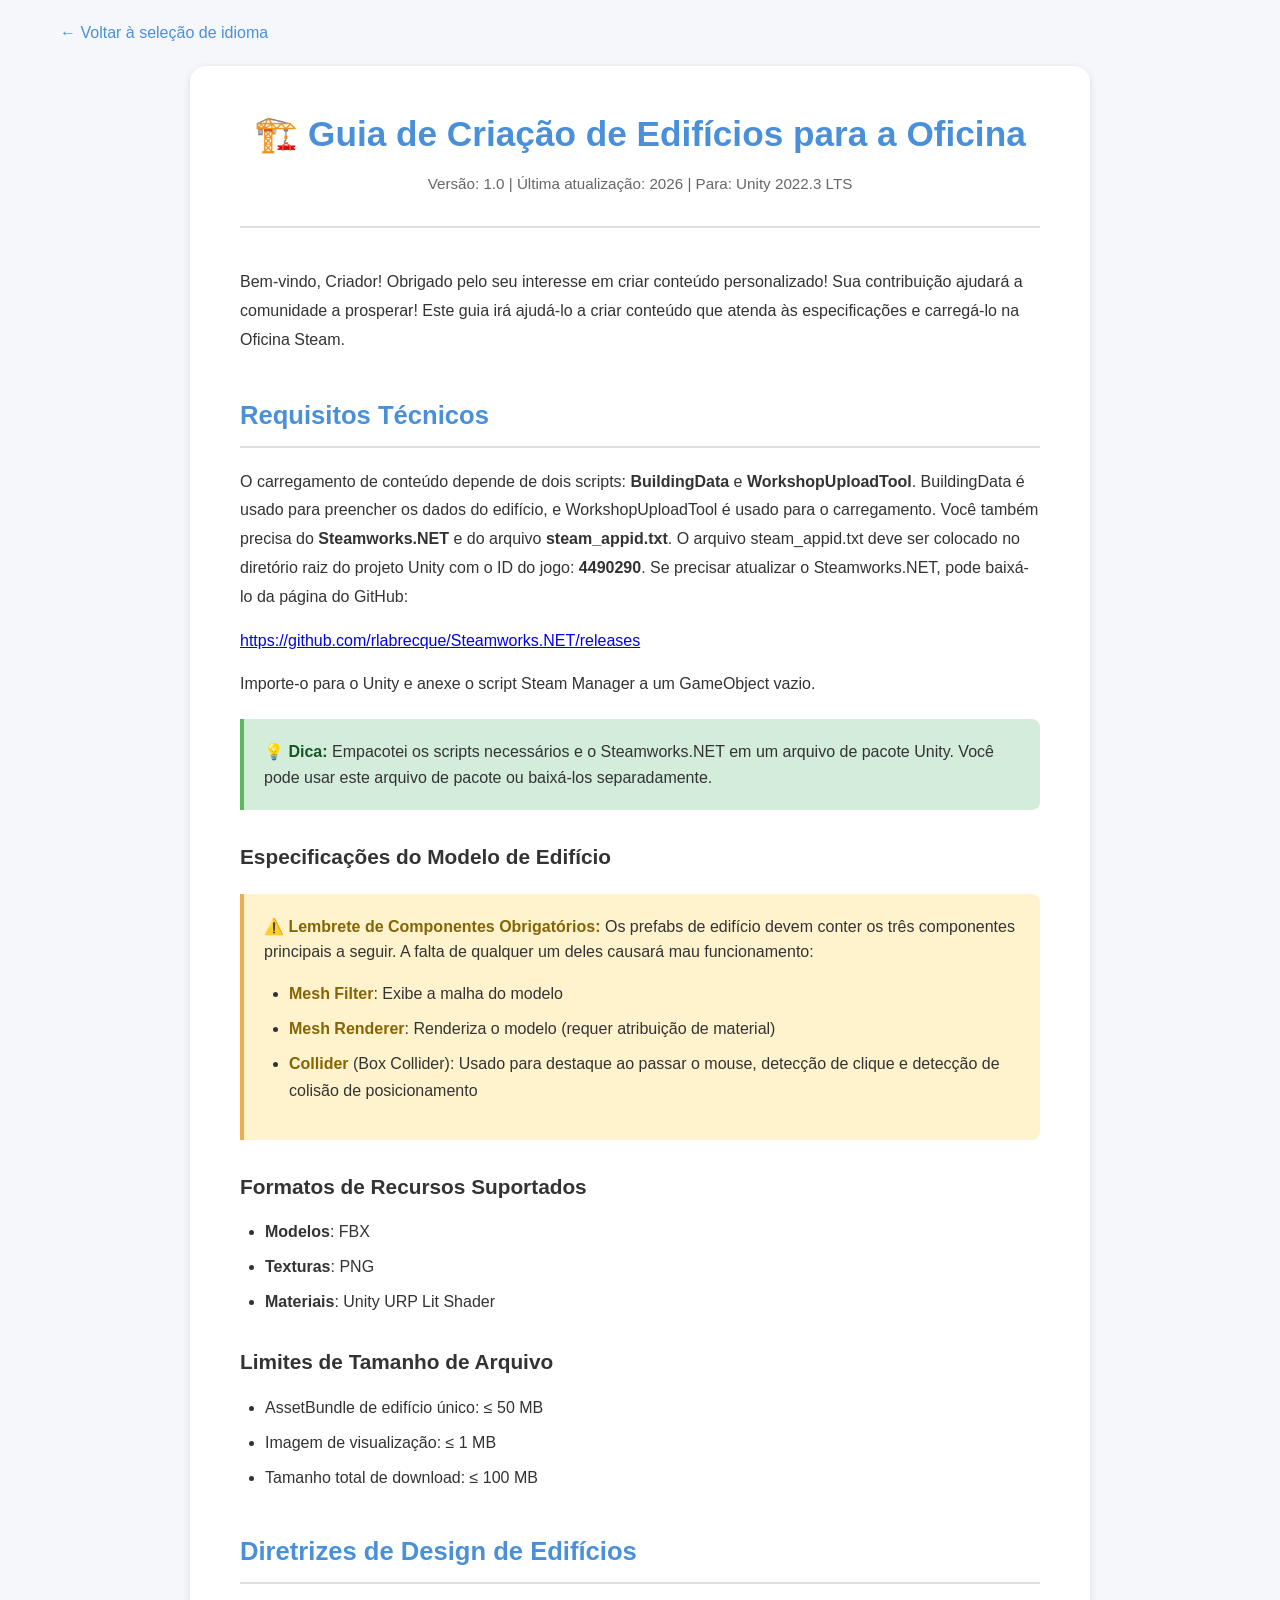
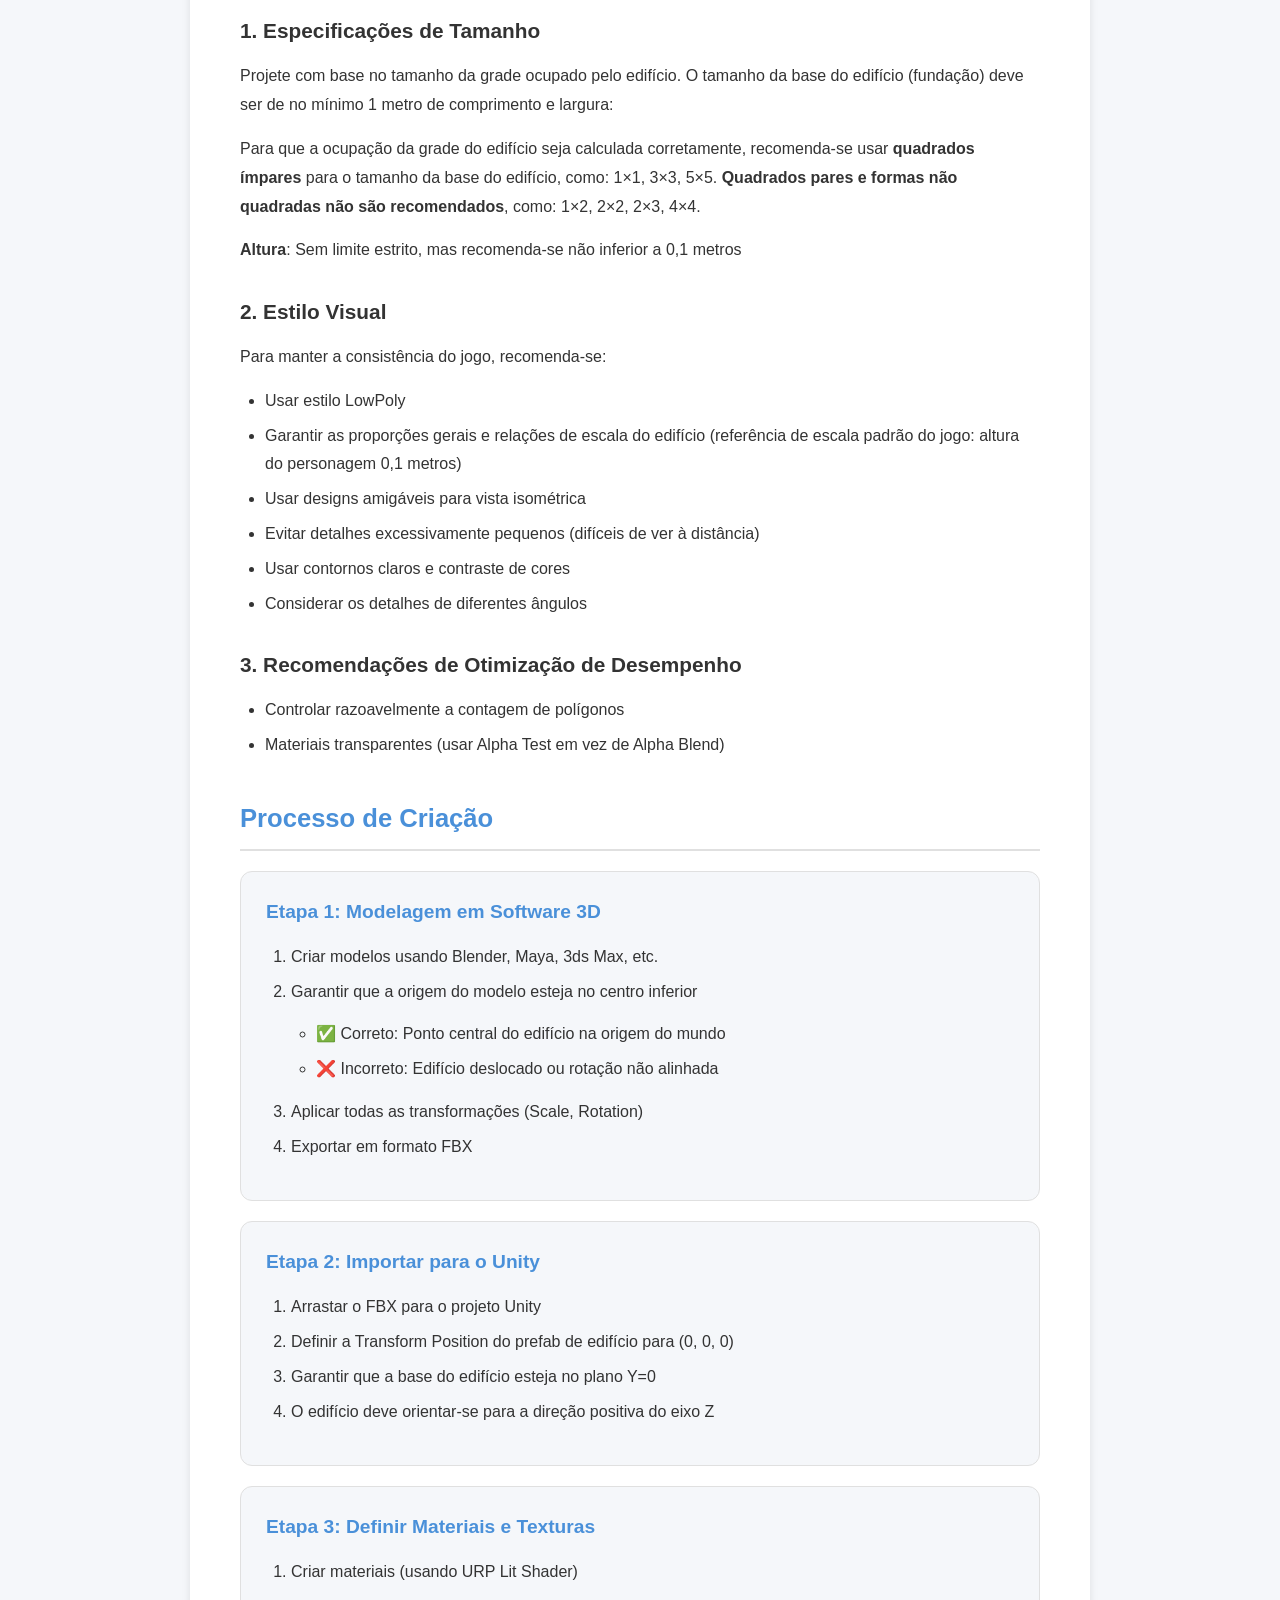
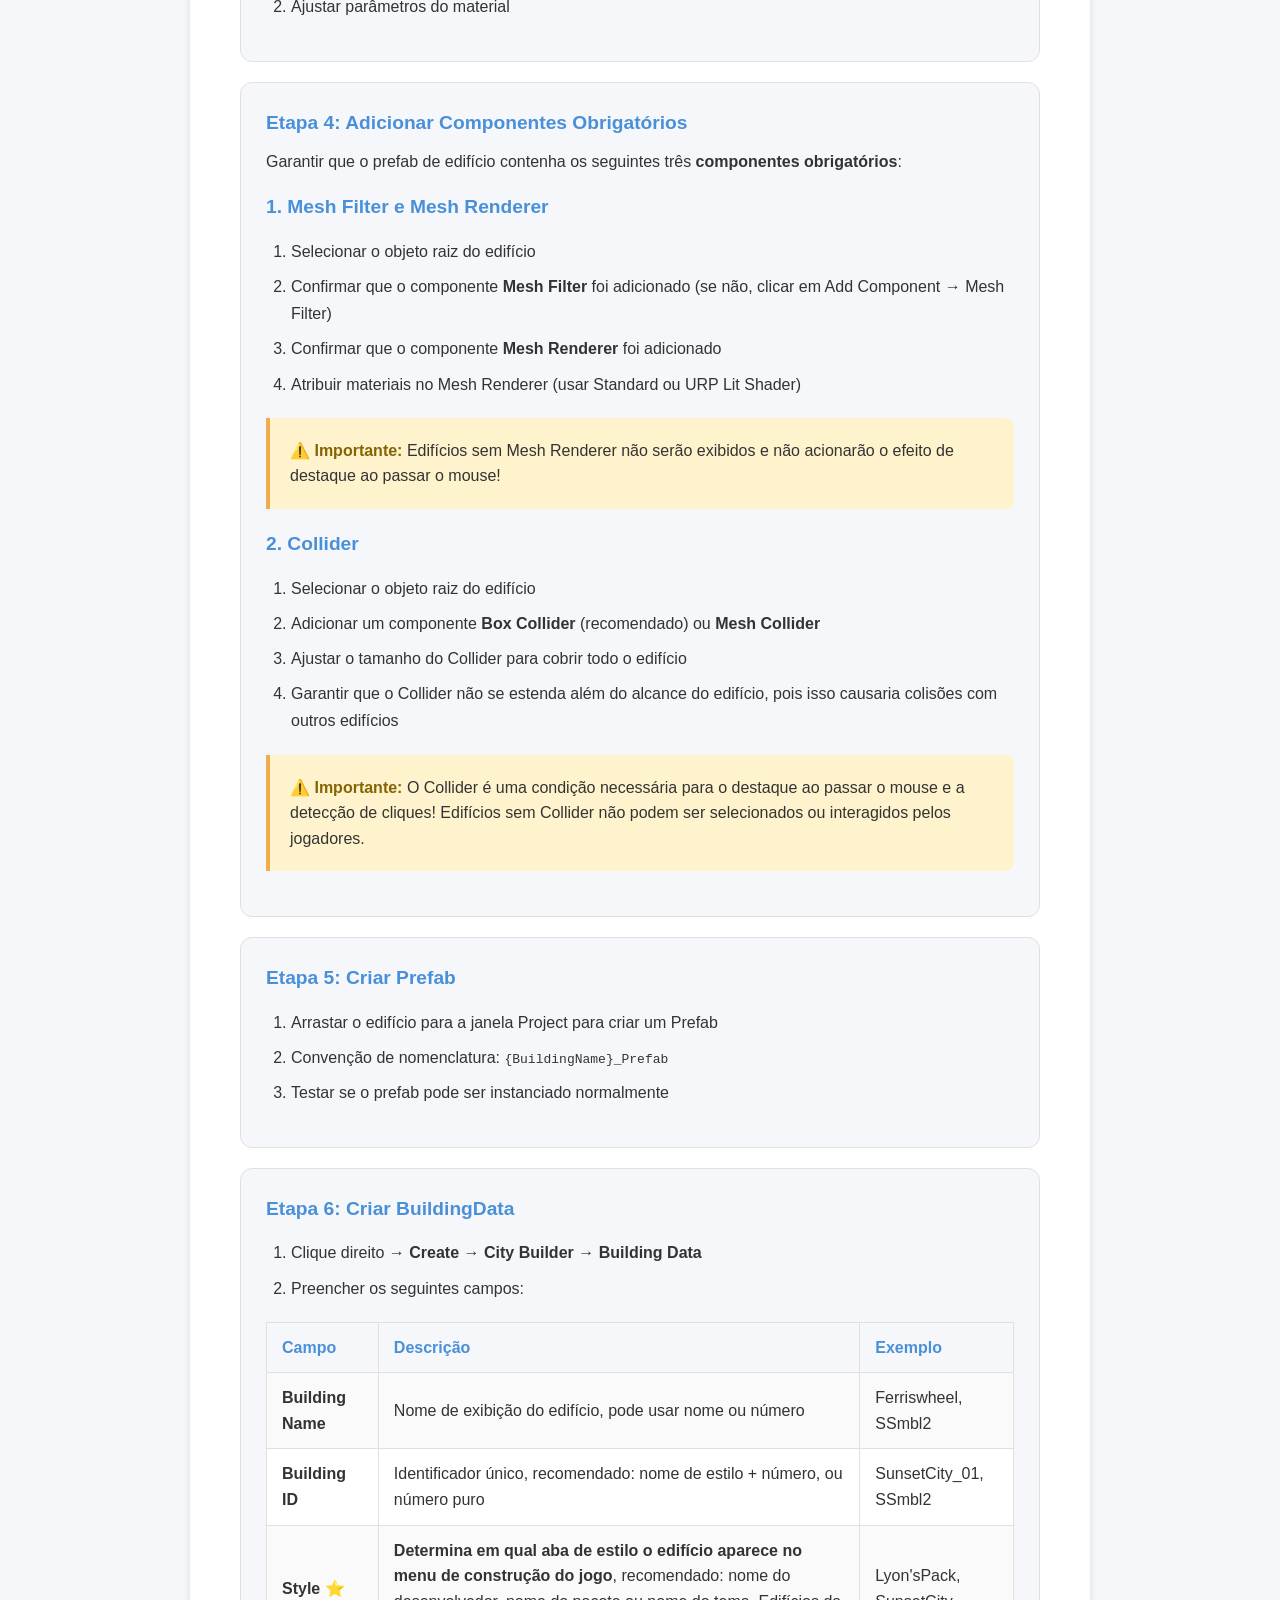
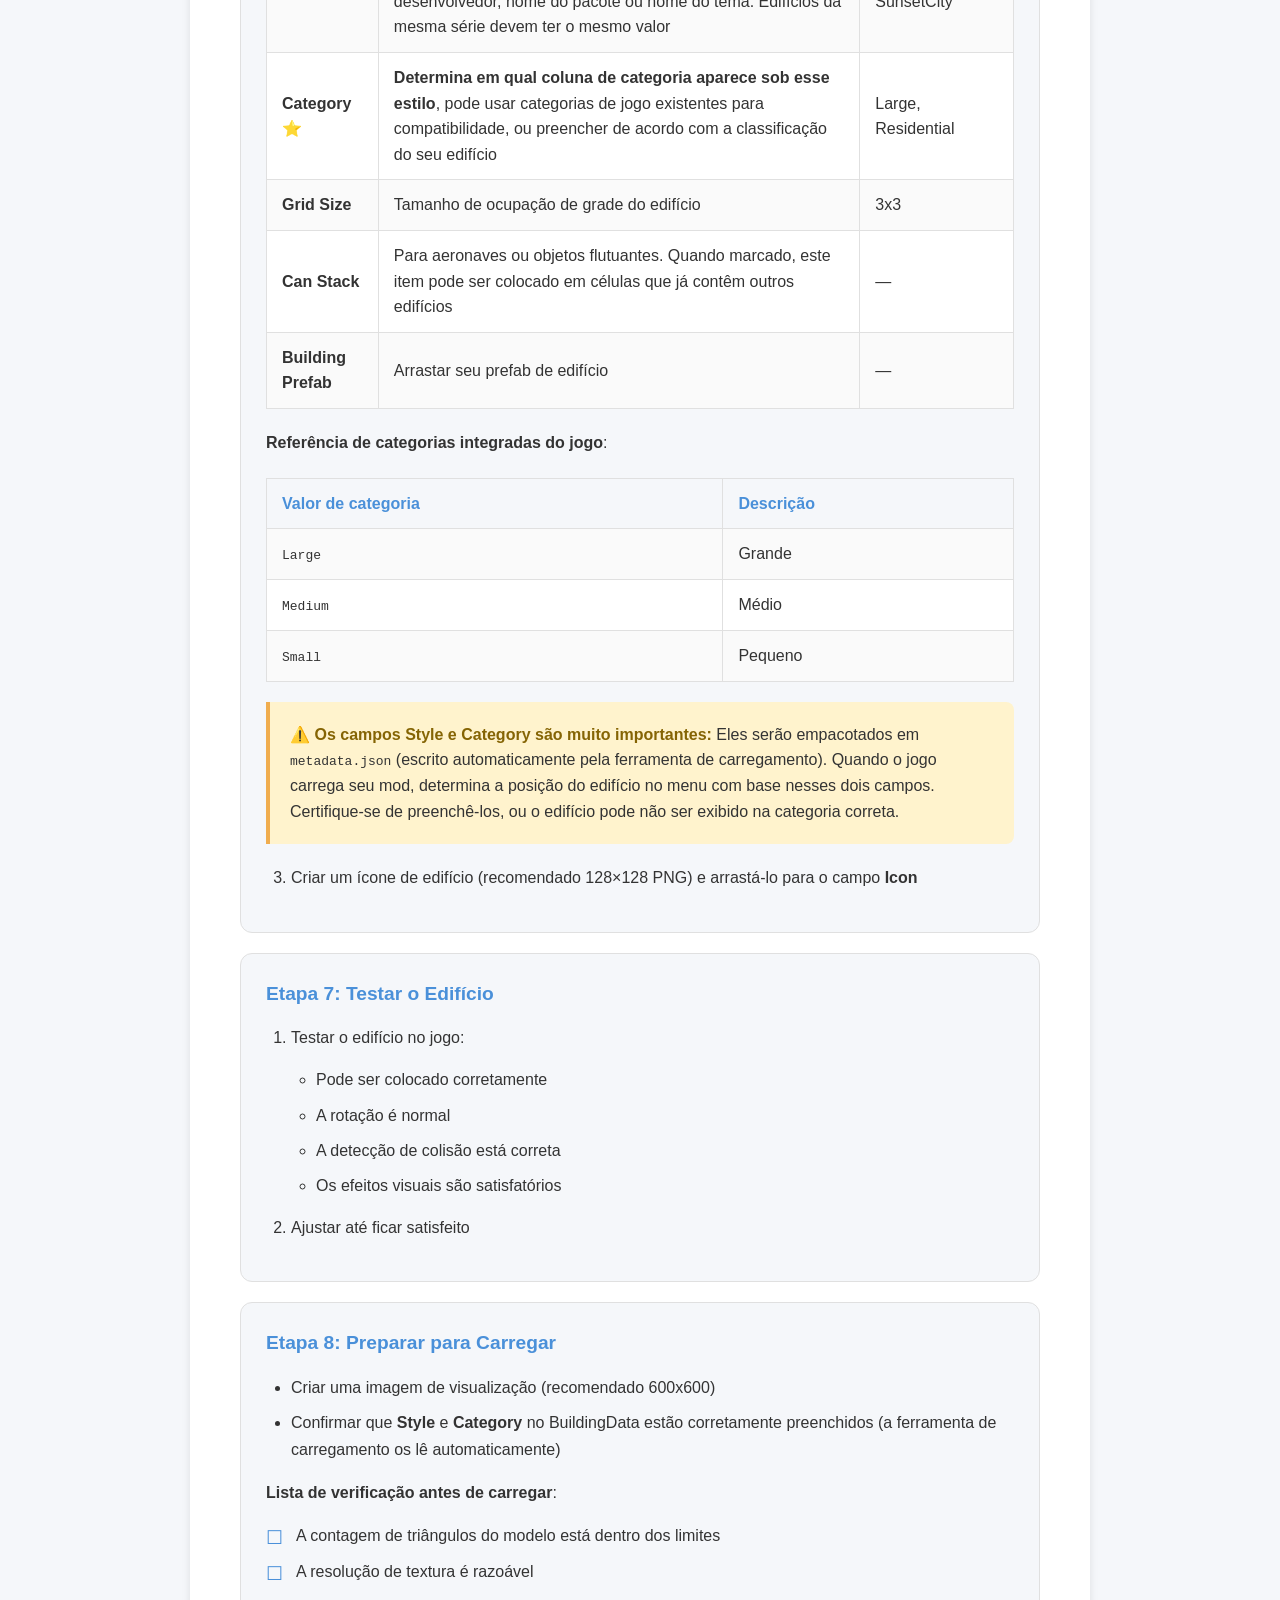
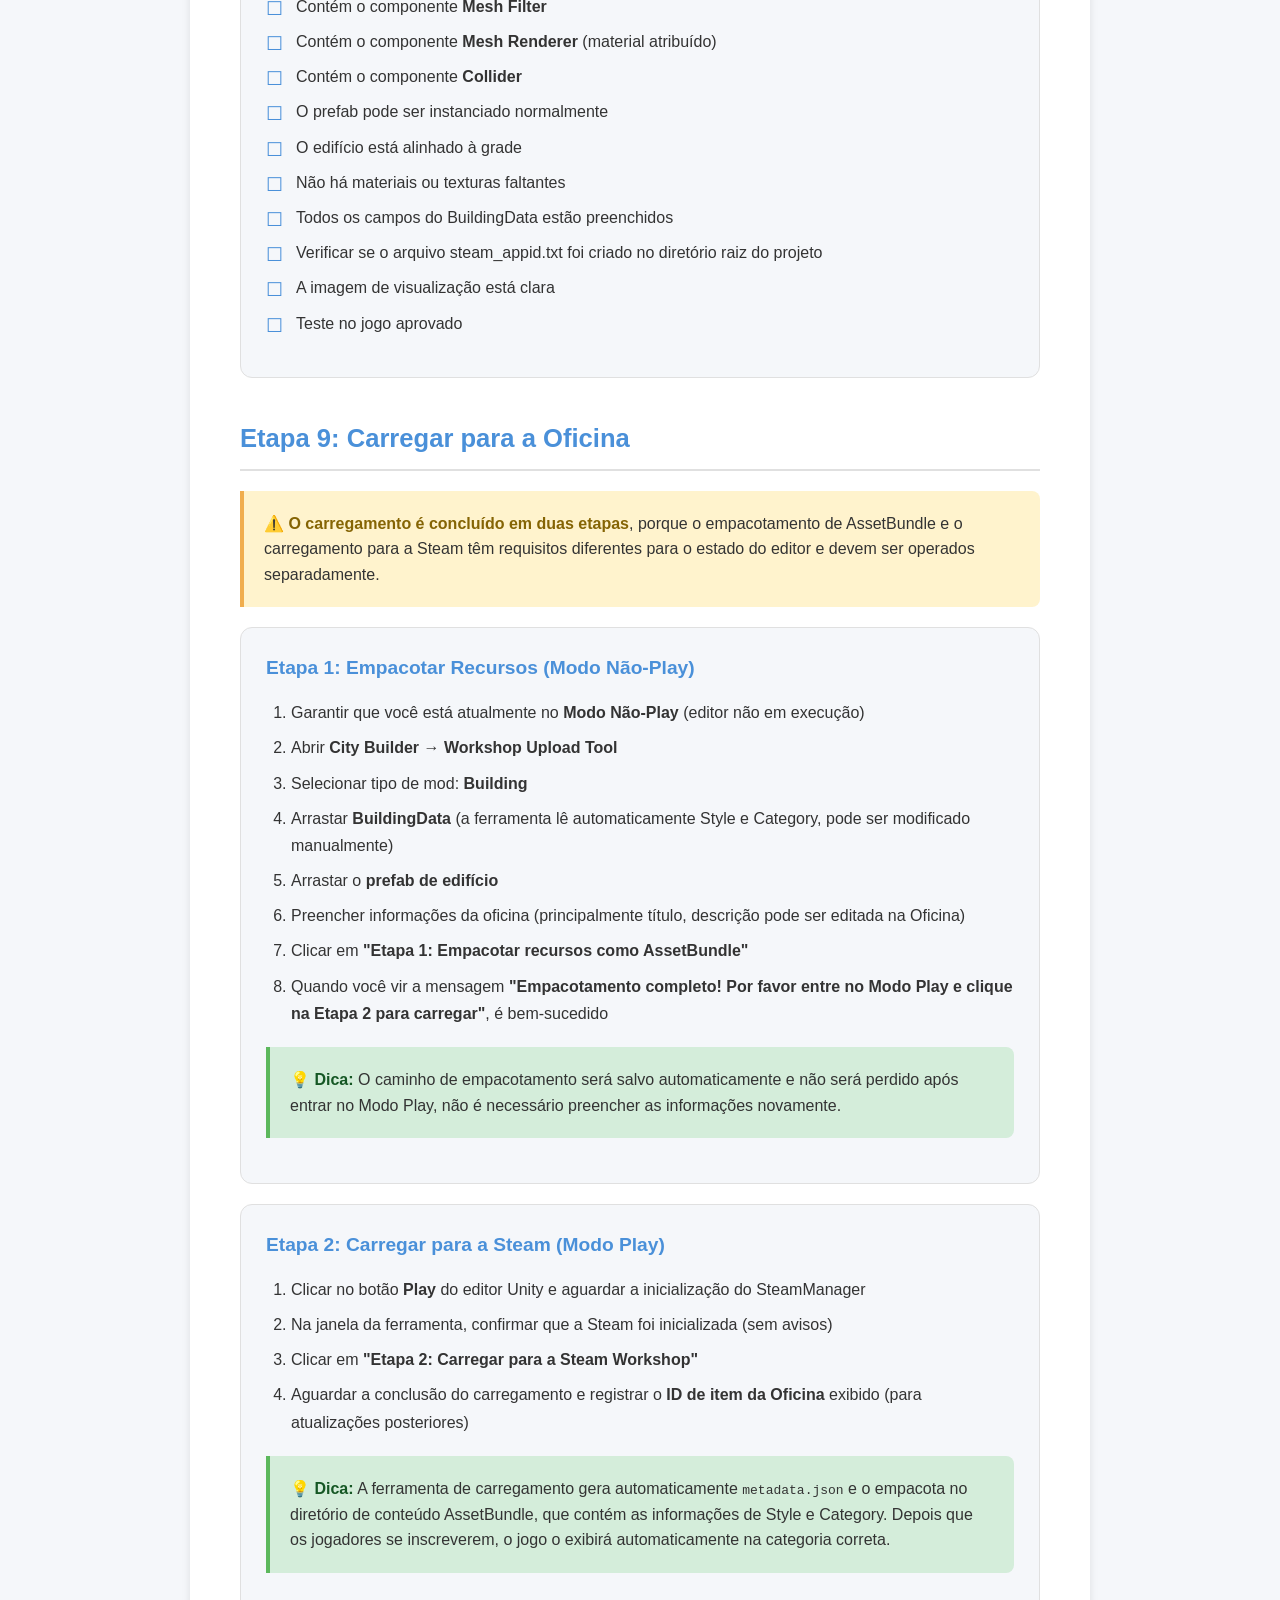
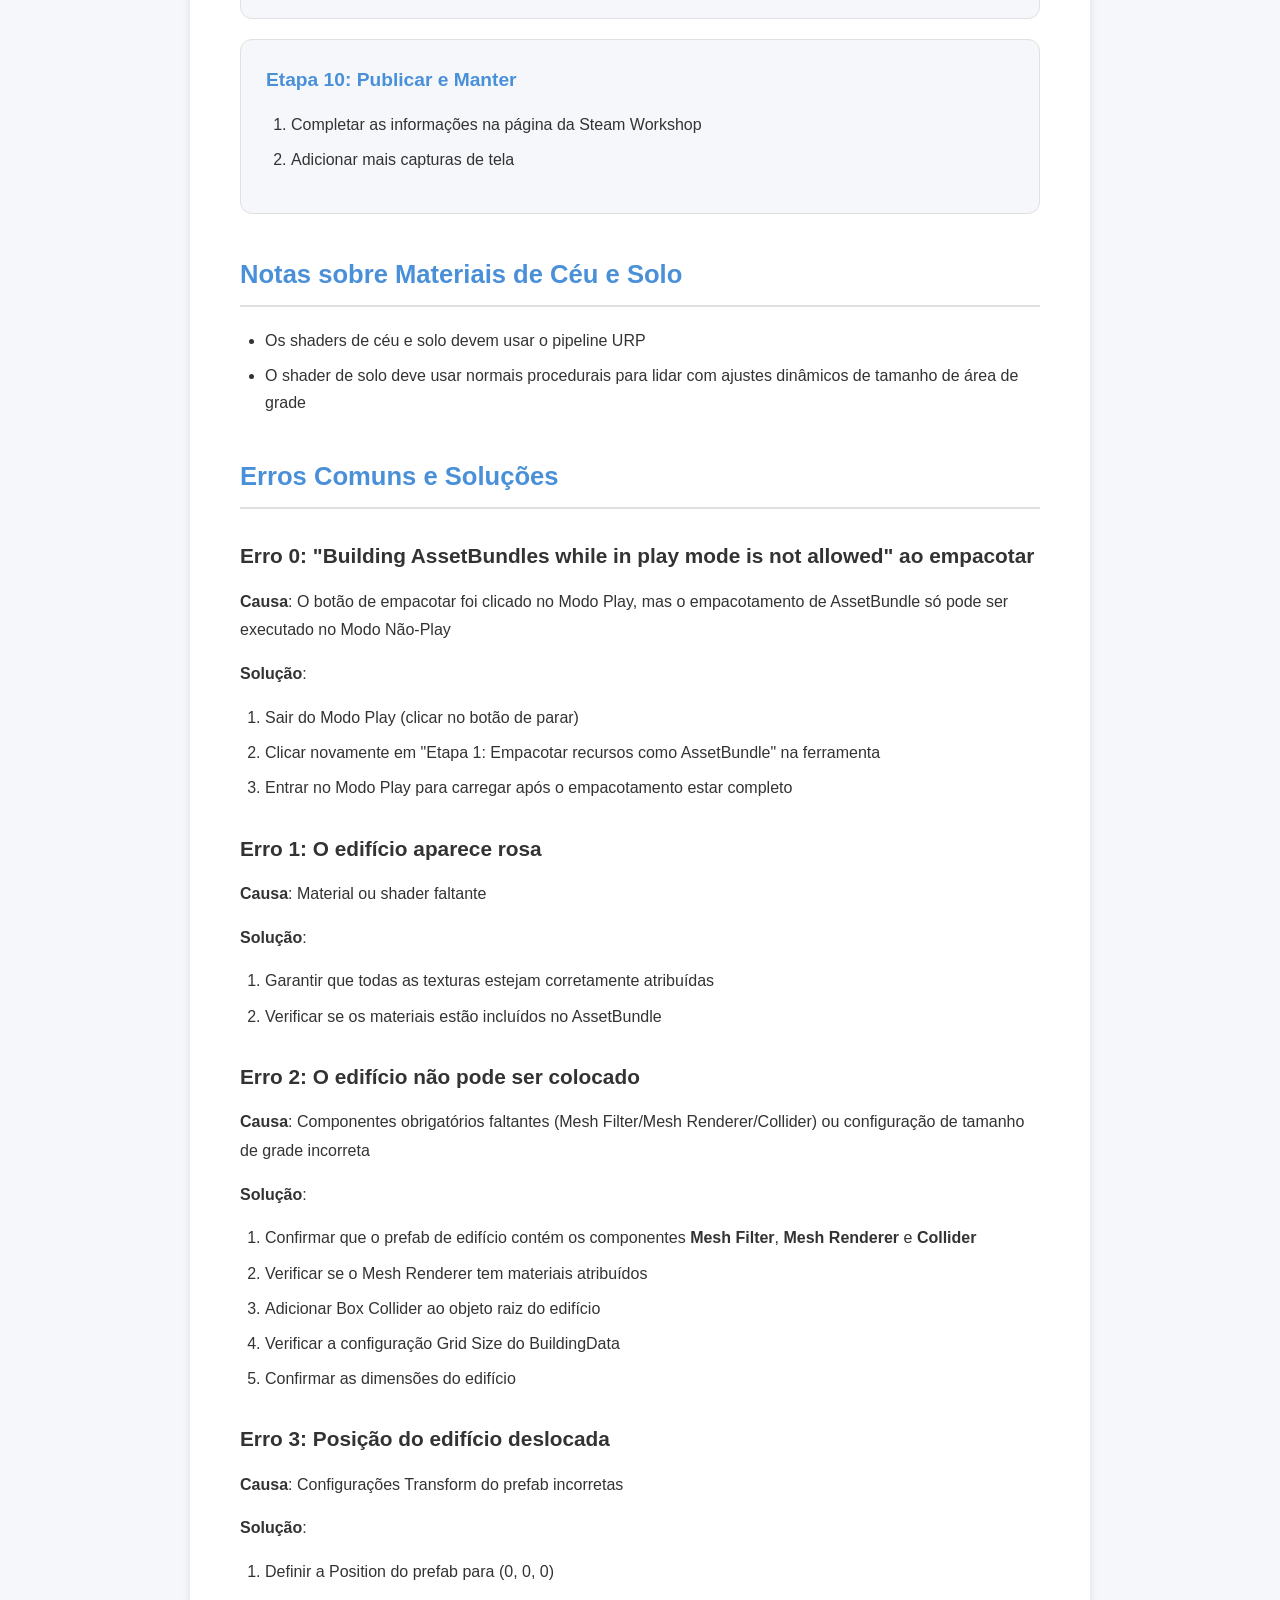
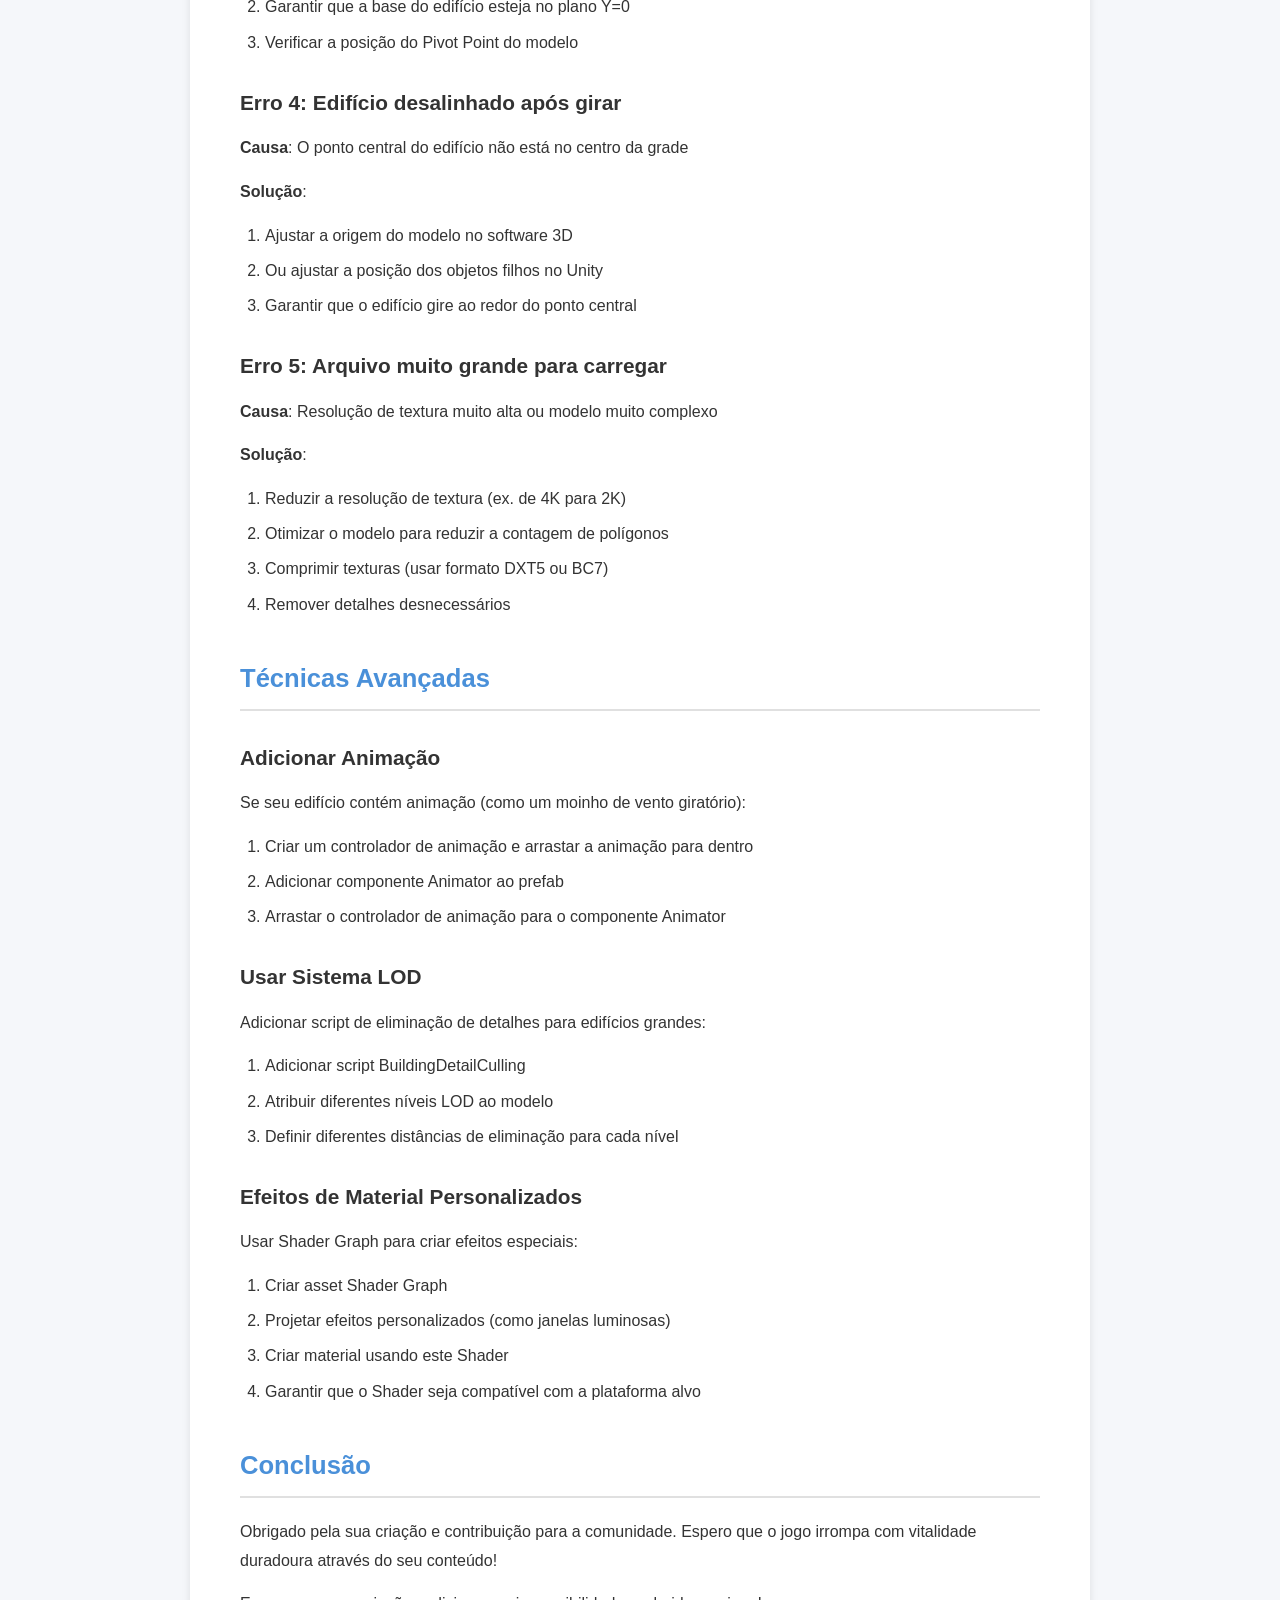
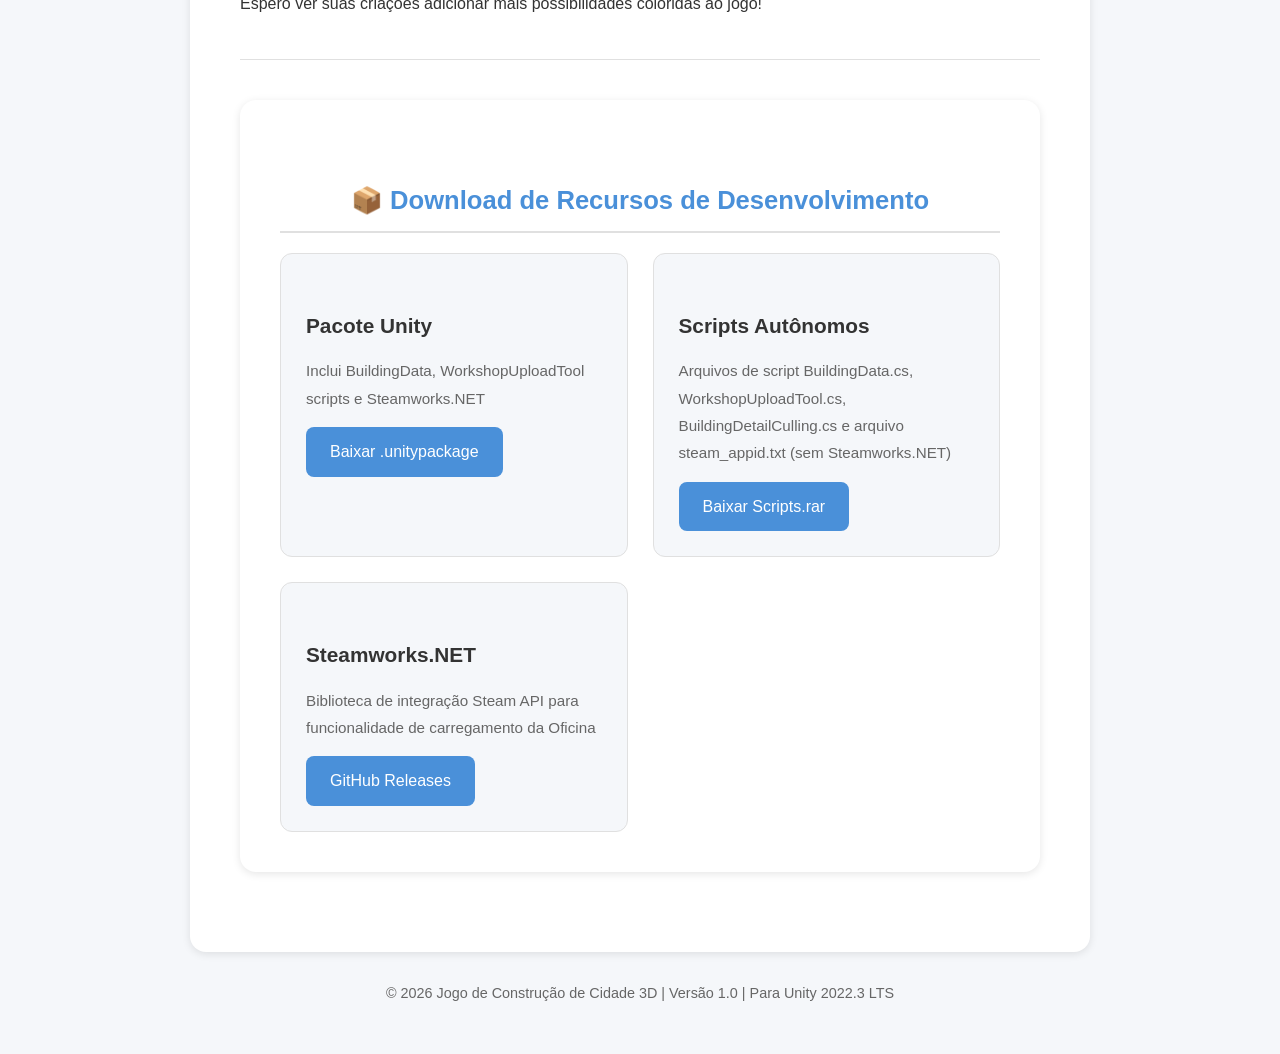
<file: pt.html>
<!DOCTYPE html>
<html lang="pt">
<head>
    <meta charset="UTF-8">
    <meta name="viewport" content="width=device-width, initial-scale=1.0">
    <title>Guia de Criação de Edifícios para a Oficina - Português</title>
    <link rel="stylesheet" href="style.css">
</head>
<body>
    <div class="container">
        <a href="index.html" class="back-link">← Voltar à seleção de idioma</a>
        
        <div class="guide-container">
            <header class="guide-header">
                <h1>🏗️ Guia de Criação de Edifícios para a Oficina</h1>
                <p class="version">Versão: 1.0 | Última atualização: 2026 | Para: Unity 2022.3 LTS</p>
            </header>

            <div class="guide-content">
                <p>Bem-vindo, Criador! Obrigado pelo seu interesse em criar conteúdo personalizado! Sua contribuição ajudará a comunidade a prosperar! Este guia irá ajudá-lo a criar conteúdo que atenda às especificações e carregá-lo na Oficina Steam.</p>

                <h2>Requisitos Técnicos</h2>
                <p>O carregamento de conteúdo depende de dois scripts: <strong>BuildingData</strong> e <strong>WorkshopUploadTool</strong>. BuildingData é usado para preencher os dados do edifício, e WorkshopUploadTool é usado para o carregamento. Você também precisa do <strong>Steamworks.NET</strong> e do arquivo <strong>steam_appid.txt</strong>. O arquivo steam_appid.txt deve ser colocado no diretório raiz do projeto Unity com o ID do jogo: <strong>4490290</strong>. Se precisar atualizar o Steamworks.NET, pode baixá-lo da página do GitHub:</p>
                <p><a href="https://github.com/rlabrecque/Steamworks.NET/releases" target="_blank">https://github.com/rlabrecque/Steamworks.NET/releases</a></p>
                <p>Importe-o para o Unity e anexe o script Steam Manager a um GameObject vazio.</p>

                <div class="tip-box">
                    <strong>💡 Dica:</strong> Empacotei os scripts necessários e o Steamworks.NET em um arquivo de pacote Unity. Você pode usar este arquivo de pacote ou baixá-los separadamente.
                </div>

                <h3>Especificações do Modelo de Edifício</h3>
                <div class="warning-box">
                    <strong>⚠️ Lembrete de Componentes Obrigatórios:</strong> Os prefabs de edifício devem conter os três componentes principais a seguir. A falta de qualquer um deles causará mau funcionamento:
                    <ul>
                        <li><strong>Mesh Filter</strong>: Exibe a malha do modelo</li>
                        <li><strong>Mesh Renderer</strong>: Renderiza o modelo (requer atribuição de material)</li>
                        <li><strong>Collider</strong> (Box Collider): Usado para destaque ao passar o mouse, detecção de clique e detecção de colisão de posicionamento</li>
                    </ul>
                </div>

                <h3>Formatos de Recursos Suportados</h3>
                <ul>
                    <li><strong>Modelos</strong>: FBX</li>
                    <li><strong>Texturas</strong>: PNG</li>
                    <li><strong>Materiais</strong>: Unity URP Lit Shader</li>
                </ul>

                <h3>Limites de Tamanho de Arquivo</h3>
                <ul>
                    <li>AssetBundle de edifício único: ≤ 50 MB</li>
                    <li>Imagem de visualização: ≤ 1 MB</li>
                    <li>Tamanho total de download: ≤ 100 MB</li>
                </ul>

                <h2>Diretrizes de Design de Edifícios</h2>

                <h3>1. Especificações de Tamanho</h3>
                <p>Projete com base no tamanho da grade ocupado pelo edifício. O tamanho da base do edifício (fundação) deve ser de no mínimo 1 metro de comprimento e largura:</p>
                <p>Para que a ocupação da grade do edifício seja calculada corretamente, recomenda-se usar <strong>quadrados ímpares</strong> para o tamanho da base do edifício, como: 1×1, 3×3, 5×5. <strong>Quadrados pares e formas não quadradas não são recomendados</strong>, como: 1×2, 2×2, 2×3, 4×4.</p>
                <p><strong>Altura</strong>: Sem limite estrito, mas recomenda-se não inferior a 0,1 metros</p>

                <h3>2. Estilo Visual</h3>
                <p>Para manter a consistência do jogo, recomenda-se:</p>
                <ul>
                    <li>Usar estilo LowPoly</li>
                    <li>Garantir as proporções gerais e relações de escala do edifício (referência de escala padrão do jogo: altura do personagem 0,1 metros)</li>
                    <li>Usar designs amigáveis para vista isométrica</li>
                    <li>Evitar detalhes excessivamente pequenos (difíceis de ver à distância)</li>
                    <li>Usar contornos claros e contraste de cores</li>
                    <li>Considerar os detalhes de diferentes ângulos</li>
                </ul>

                <h3>3. Recomendações de Otimização de Desempenho</h3>
                <ul>
                    <li>Controlar razoavelmente a contagem de polígonos</li>
                    <li>Materiais transparentes (usar Alpha Test em vez de Alpha Blend)</li>
                </ul>

                <h2>Processo de Criação</h2>

                <div class="step-card">
                    <h4>Etapa 1: Modelagem em Software 3D</h4>
                    <ol>
                        <li>Criar modelos usando Blender, Maya, 3ds Max, etc.</li>
                        <li>Garantir que a origem do modelo esteja no centro inferior
                            <ul>
                                <li>✅ Correto: Ponto central do edifício na origem do mundo</li>
                                <li>❌ Incorreto: Edifício deslocado ou rotação não alinhada</li>
                            </ul>
                        </li>
                        <li>Aplicar todas as transformações (Scale, Rotation)</li>
                        <li>Exportar em formato FBX</li>
                    </ol>
                </div>

                <div class="step-card">
                    <h4>Etapa 2: Importar para o Unity</h4>
                    <ol>
                        <li>Arrastar o FBX para o projeto Unity</li>
                        <li>Definir a Transform Position do prefab de edifício para (0, 0, 0)</li>
                        <li>Garantir que a base do edifício esteja no plano Y=0</li>
                        <li>O edifício deve orientar-se para a direção positiva do eixo Z</li>
                    </ol>
                </div>

                <div class="step-card">
                    <h4>Etapa 3: Definir Materiais e Texturas</h4>
                    <ol>
                        <li>Criar materiais (usando URP Lit Shader)</li>
                        <li>Ajustar parâmetros do material</li>
                    </ol>
                </div>

                <div class="step-card">
                    <h4>Etapa 4: Adicionar Componentes Obrigatórios</h4>
                    <p>Garantir que o prefab de edifício contenha os seguintes três <strong>componentes obrigatórios</strong>:</p>
                    
                    <h4>1. Mesh Filter e Mesh Renderer</h4>
                    <ol>
                        <li>Selecionar o objeto raiz do edifício</li>
                        <li>Confirmar que o componente <strong>Mesh Filter</strong> foi adicionado (se não, clicar em Add Component → Mesh Filter)</li>
                        <li>Confirmar que o componente <strong>Mesh Renderer</strong> foi adicionado</li>
                        <li>Atribuir materiais no Mesh Renderer (usar Standard ou URP Lit Shader)</li>
                    </ol>
                    <div class="warning-box">
                        <strong>⚠️ Importante:</strong> Edifícios sem Mesh Renderer não serão exibidos e não acionarão o efeito de destaque ao passar o mouse!
                    </div>

                    <h4>2. Collider</h4>
                    <ol>
                        <li>Selecionar o objeto raiz do edifício</li>
                        <li>Adicionar um componente <strong>Box Collider</strong> (recomendado) ou <strong>Mesh Collider</strong></li>
                        <li>Ajustar o tamanho do Collider para cobrir todo o edifício</li>
                        <li>Garantir que o Collider não se estenda além do alcance do edifício, pois isso causaria colisões com outros edifícios</li>
                    </ol>
                    <div class="warning-box">
                        <strong>⚠️ Importante:</strong> O Collider é uma condição necessária para o destaque ao passar o mouse e a detecção de cliques! Edifícios sem Collider não podem ser selecionados ou interagidos pelos jogadores.
                    </div>
                </div>

                <div class="step-card">
                    <h4>Etapa 5: Criar Prefab</h4>
                    <ol>
                        <li>Arrastar o edifício para a janela Project para criar um Prefab</li>
                        <li>Convenção de nomenclatura: <code>{BuildingName}_Prefab</code></li>
                        <li>Testar se o prefab pode ser instanciado normalmente</li>
                    </ol>
                </div>

                <div class="step-card">
                    <h4>Etapa 6: Criar BuildingData</h4>
                    <ol>
                        <li>Clique direito → <strong>Create → City Builder → Building Data</strong></li>
                        <li>Preencher os seguintes campos:</li>
                    </ol>
                    
                    <table>
                        <tr>
                            <th>Campo</th>
                            <th>Descrição</th>
                            <th>Exemplo</th>
                        </tr>
                        <tr>
                            <td><strong>Building Name</strong></td>
                            <td>Nome de exibição do edifício, pode usar nome ou número</td>
                            <td>Ferriswheel, SSmbl2</td>
                        </tr>
                        <tr>
                            <td><strong>Building ID</strong></td>
                            <td>Identificador único, recomendado: nome de estilo + número, ou número puro</td>
                            <td>SunsetCity_01, SSmbl2</td>
                        </tr>
                        <tr>
                            <td><strong>Style</strong> ⭐</td>
                            <td><strong>Determina em qual aba de estilo o edifício aparece no menu de construção do jogo</strong>, recomendado: nome do desenvolvedor, nome do pacote ou nome do tema. Edifícios da mesma série devem ter o mesmo valor</td>
                            <td>Lyon'sPack, SunsetCity</td>
                        </tr>
                        <tr>
                            <td><strong>Category</strong> ⭐</td>
                            <td><strong>Determina em qual coluna de categoria aparece sob esse estilo</strong>, pode usar categorias de jogo existentes para compatibilidade, ou preencher de acordo com a classificação do seu edifício</td>
                            <td>Large, Residential</td>
                        </tr>
                        <tr>
                            <td><strong>Grid Size</strong></td>
                            <td>Tamanho de ocupação de grade do edifício</td>
                            <td>3x3</td>
                        </tr>
                        <tr>
                            <td><strong>Can Stack</strong></td>
                            <td>Para aeronaves ou objetos flutuantes. Quando marcado, este item pode ser colocado em células que já contêm outros edifícios</td>
                            <td>—</td>
                        </tr>
                        <tr>
                            <td><strong>Building Prefab</strong></td>
                            <td>Arrastar seu prefab de edifício</td>
                            <td>—</td>
                        </tr>
                    </table>

                    <p><strong>Referência de categorias integradas do jogo</strong>:</p>
                    <table>
                        <tr>
                            <th>Valor de categoria</th>
                            <th>Descrição</th>
                        </tr>
                        <tr><td><code>Large</code></td><td>Grande</td></tr>
                        <tr><td><code>Medium</code></td><td>Médio</td></tr>
                        <tr><td><code>Small</code></td><td>Pequeno</td></tr>
                    </table>

                    <div class="warning-box">
                        <strong>⚠️ Os campos Style e Category são muito importantes:</strong> Eles serão empacotados em <code>metadata.json</code> (escrito automaticamente pela ferramenta de carregamento). Quando o jogo carrega seu mod, determina a posição do edifício no menu com base nesses dois campos. Certifique-se de preenchê-los, ou o edifício pode não ser exibido na categoria correta.
                    </div>

                    <ol start="3">
                        <li>Criar um ícone de edifício (recomendado 128×128 PNG) e arrastá-lo para o campo <strong>Icon</strong></li>
                    </ol>
                </div>

                <div class="step-card">
                    <h4>Etapa 7: Testar o Edifício</h4>
                    <ol>
                        <li>Testar o edifício no jogo:
                            <ul>
                                <li>Pode ser colocado corretamente</li>
                                <li>A rotação é normal</li>
                                <li>A detecção de colisão está correta</li>
                                <li>Os efeitos visuais são satisfatórios</li>
                            </ul>
                        </li>
                        <li>Ajustar até ficar satisfeito</li>
                    </ol>
                </div>

                <div class="step-card">
                    <h4>Etapa 8: Preparar para Carregar</h4>
                    <ul>
                        <li>Criar uma imagem de visualização (recomendado 600x600)</li>
                        <li>Confirmar que <strong>Style</strong> e <strong>Category</strong> no BuildingData estão corretamente preenchidos (a ferramenta de carregamento os lê automaticamente)</li>
                    </ul>
                    
                    <p><strong>Lista de verificação antes de carregar</strong>:</p>
                    <ul class="checklist">
                        <li>A contagem de triângulos do modelo está dentro dos limites</li>
                        <li>A resolução de textura é razoável</li>
                        <li>Contém o componente <strong>Mesh Filter</strong></li>
                        <li>Contém o componente <strong>Mesh Renderer</strong> (material atribuído)</li>
                        <li>Contém o componente <strong>Collider</strong></li>
                        <li>O prefab pode ser instanciado normalmente</li>
                        <li>O edifício está alinhado à grade</li>
                        <li>Não há materiais ou texturas faltantes</li>
                        <li>Todos os campos do BuildingData estão preenchidos</li>
                        <li>Verificar se o arquivo steam_appid.txt foi criado no diretório raiz do projeto</li>
                        <li>A imagem de visualização está clara</li>
                        <li>Teste no jogo aprovado</li>
                    </ul>
                </div>

                <h2>Etapa 9: Carregar para a Oficina</h2>
                <div class="warning-box">
                    <strong>⚠️ O carregamento é concluído em duas etapas</strong>, porque o empacotamento de AssetBundle e o carregamento para a Steam têm requisitos diferentes para o estado do editor e devem ser operados separadamente.
                </div>

                <div class="step-card">
                    <h4>Etapa 1: Empacotar Recursos (Modo Não-Play)</h4>
                    <ol>
                        <li>Garantir que você está atualmente no <strong>Modo Não-Play</strong> (editor não em execução)</li>
                        <li>Abrir <strong>City Builder → Workshop Upload Tool</strong></li>
                        <li>Selecionar tipo de mod: <strong>Building</strong></li>
                        <li>Arrastar <strong>BuildingData</strong> (a ferramenta lê automaticamente Style e Category, pode ser modificado manualmente)</li>
                        <li>Arrastar o <strong>prefab de edifício</strong></li>
                        <li>Preencher informações da oficina (principalmente título, descrição pode ser editada na Oficina)</li>
                        <li>Clicar em <strong>"Etapa 1: Empacotar recursos como AssetBundle"</strong></li>
                        <li>Quando você vir a mensagem <strong>"Empacotamento completo! Por favor entre no Modo Play e clique na Etapa 2 para carregar"</strong>, é bem-sucedido</li>
                    </ol>
                    <div class="tip-box">
                        <strong>💡 Dica:</strong> O caminho de empacotamento será salvo automaticamente e não será perdido após entrar no Modo Play, não é necessário preencher as informações novamente.
                    </div>
                </div>

                <div class="step-card">
                    <h4>Etapa 2: Carregar para a Steam (Modo Play)</h4>
                    <ol>
                        <li>Clicar no botão <strong>Play</strong> do editor Unity e aguardar a inicialização do SteamManager</li>
                        <li>Na janela da ferramenta, confirmar que a Steam foi inicializada (sem avisos)</li>
                        <li>Clicar em <strong>"Etapa 2: Carregar para a Steam Workshop"</strong></li>
                        <li>Aguardar a conclusão do carregamento e registrar o <strong>ID de item da Oficina</strong> exibido (para atualizações posteriores)</li>
                    </ol>
                    <div class="tip-box">
                        <strong>💡 Dica:</strong> A ferramenta de carregamento gera automaticamente <code>metadata.json</code> e o empacota no diretório de conteúdo AssetBundle, que contém as informações de Style e Category. Depois que os jogadores se inscreverem, o jogo o exibirá automaticamente na categoria correta.
                    </div>
                </div>

                <div class="step-card">
                    <h4>Etapa 10: Publicar e Manter</h4>
                    <ol>
                        <li>Completar as informações na página da Steam Workshop</li>
                        <li>Adicionar mais capturas de tela</li>
                    </ol>
                </div>

                <h2>Notas sobre Materiais de Céu e Solo</h2>
                <ul>
                    <li>Os shaders de céu e solo devem usar o pipeline URP</li>
                    <li>O shader de solo deve usar normais procedurais para lidar com ajustes dinâmicos de tamanho de área de grade</li>
                </ul>

                <h2>Erros Comuns e Soluções</h2>

                <h3>Erro 0: "Building AssetBundles while in play mode is not allowed" ao empacotar</h3>
                <p><strong>Causa</strong>: O botão de empacotar foi clicado no Modo Play, mas o empacotamento de AssetBundle só pode ser executado no Modo Não-Play</p>
                <p><strong>Solução</strong>:</p>
                <ol>
                    <li>Sair do Modo Play (clicar no botão de parar)</li>
                    <li>Clicar novamente em "Etapa 1: Empacotar recursos como AssetBundle" na ferramenta</li>
                    <li>Entrar no Modo Play para carregar após o empacotamento estar completo</li>
                </ol>

                <h3>Erro 1: O edifício aparece rosa</h3>
                <p><strong>Causa</strong>: Material ou shader faltante</p>
                <p><strong>Solução</strong>:</p>
                <ol>
                    <li>Garantir que todas as texturas estejam corretamente atribuídas</li>
                    <li>Verificar se os materiais estão incluídos no AssetBundle</li>
                </ol>

                <h3>Erro 2: O edifício não pode ser colocado</h3>
                <p><strong>Causa</strong>: Componentes obrigatórios faltantes (Mesh Filter/Mesh Renderer/Collider) ou configuração de tamanho de grade incorreta</p>
                <p><strong>Solução</strong>:</p>
                <ol>
                    <li>Confirmar que o prefab de edifício contém os componentes <strong>Mesh Filter</strong>, <strong>Mesh Renderer</strong> e <strong>Collider</strong></li>
                    <li>Verificar se o Mesh Renderer tem materiais atribuídos</li>
                    <li>Adicionar Box Collider ao objeto raiz do edifício</li>
                    <li>Verificar a configuração Grid Size do BuildingData</li>
                    <li>Confirmar as dimensões do edifício</li>
                </ol>

                <h3>Erro 3: Posição do edifício deslocada</h3>
                <p><strong>Causa</strong>: Configurações Transform do prefab incorretas</p>
                <p><strong>Solução</strong>:</p>
                <ol>
                    <li>Definir a Position do prefab para (0, 0, 0)</li>
                    <li>Garantir que a base do edifício esteja no plano Y=0</li>
                    <li>Verificar a posição do Pivot Point do modelo</li>
                </ol>

                <h3>Erro 4: Edifício desalinhado após girar</h3>
                <p><strong>Causa</strong>: O ponto central do edifício não está no centro da grade</p>
                <p><strong>Solução</strong>:</p>
                <ol>
                    <li>Ajustar a origem do modelo no software 3D</li>
                    <li>Ou ajustar a posição dos objetos filhos no Unity</li>
                    <li>Garantir que o edifício gire ao redor do ponto central</li>
                </ol>

                <h3>Erro 5: Arquivo muito grande para carregar</h3>
                <p><strong>Causa</strong>: Resolução de textura muito alta ou modelo muito complexo</p>
                <p><strong>Solução</strong>:</p>
                <ol>
                    <li>Reduzir a resolução de textura (ex. de 4K para 2K)</li>
                    <li>Otimizar o modelo para reduzir a contagem de polígonos</li>
                    <li>Comprimir texturas (usar formato DXT5 ou BC7)</li>
                    <li>Remover detalhes desnecessários</li>
                </ol>

                <h2>Técnicas Avançadas</h2>

                <h3>Adicionar Animação</h3>
                <p>Se seu edifício contém animação (como um moinho de vento giratório):</p>
                <ol>
                    <li>Criar um controlador de animação e arrastar a animação para dentro</li>
                    <li>Adicionar componente Animator ao prefab</li>
                    <li>Arrastar o controlador de animação para o componente Animator</li>
                </ol>

                <h3>Usar Sistema LOD</h3>
                <p>Adicionar script de eliminação de detalhes para edifícios grandes:</p>
                <ol>
                    <li>Adicionar script BuildingDetailCulling</li>
                    <li>Atribuir diferentes níveis LOD ao modelo</li>
                    <li>Definir diferentes distâncias de eliminação para cada nível</li>
                </ol>

                <h3>Efeitos de Material Personalizados</h3>
                <p>Usar Shader Graph para criar efeitos especiais:</p>
                <ol>
                    <li>Criar asset Shader Graph</li>
                    <li>Projetar efeitos personalizados (como janelas luminosas)</li>
                    <li>Criar material usando este Shader</li>
                    <li>Garantir que o Shader seja compatível com a plataforma alvo</li>
                </ol>

                <h2>Conclusão</h2>
                <p>Obrigado pela sua criação e contribuição para a comunidade. Espero que o jogo irrompa com vitalidade duradoura através do seu conteúdo!</p>
                <p>Espero ver suas criações adicionar mais possibilidades coloridas ao jogo!</p>

                <hr style="margin: 40px 0; border: none; border-top: 1px solid var(--border-color);">
                
                <div class="downloads-section" style="margin-top: 40px;">
                    <h2>📦 Download de Recursos de Desenvolvimento</h2>
                    <div class="download-grid">
                        <div class="download-card">
                            <h3>Pacote Unity</h3>
                            <p>Inclui BuildingData, WorkshopUploadTool scripts e Steamworks.NET</p>
                            <a href="https://github.com/dennianp98/gridrealm-workshop-creator-guide/blob/main/WorkshopUpload.unitypackage" class="btn-download">Baixar .unitypackage</a>
                        </div>
                        <div class="download-card">
                            <h3>Scripts Autônomos</h3>
                            <p>Arquivos de script BuildingData.cs, WorkshopUploadTool.cs, BuildingDetailCulling.cs e arquivo steam_appid.txt (sem Steamworks.NET)</p>
                            <a href="https://github.com/dennianp98/gridrealm-workshop-creator-guide/blob/main/Scripts.rar" class="btn-download">Baixar Scripts.rar</a>
                        </div>
                        <div class="download-card">
                            <h3>Steamworks.NET</h3>
                            <p>Biblioteca de integração Steam API para funcionalidade de carregamento da Oficina</p>
                            <a href="https://github.com/rlabrecque/Steamworks.NET/releases" target="_blank" class="btn-download">GitHub Releases</a>
                        </div>
                    </div>
                </div>
            </div>
        </div>

        <footer>
            <p>© 2026 Jogo de Construção de Cidade 3D | Versão 1.0 | Para Unity 2022.3 LTS</p>
        </footer>
    </div>
</body>
</html>
</file>
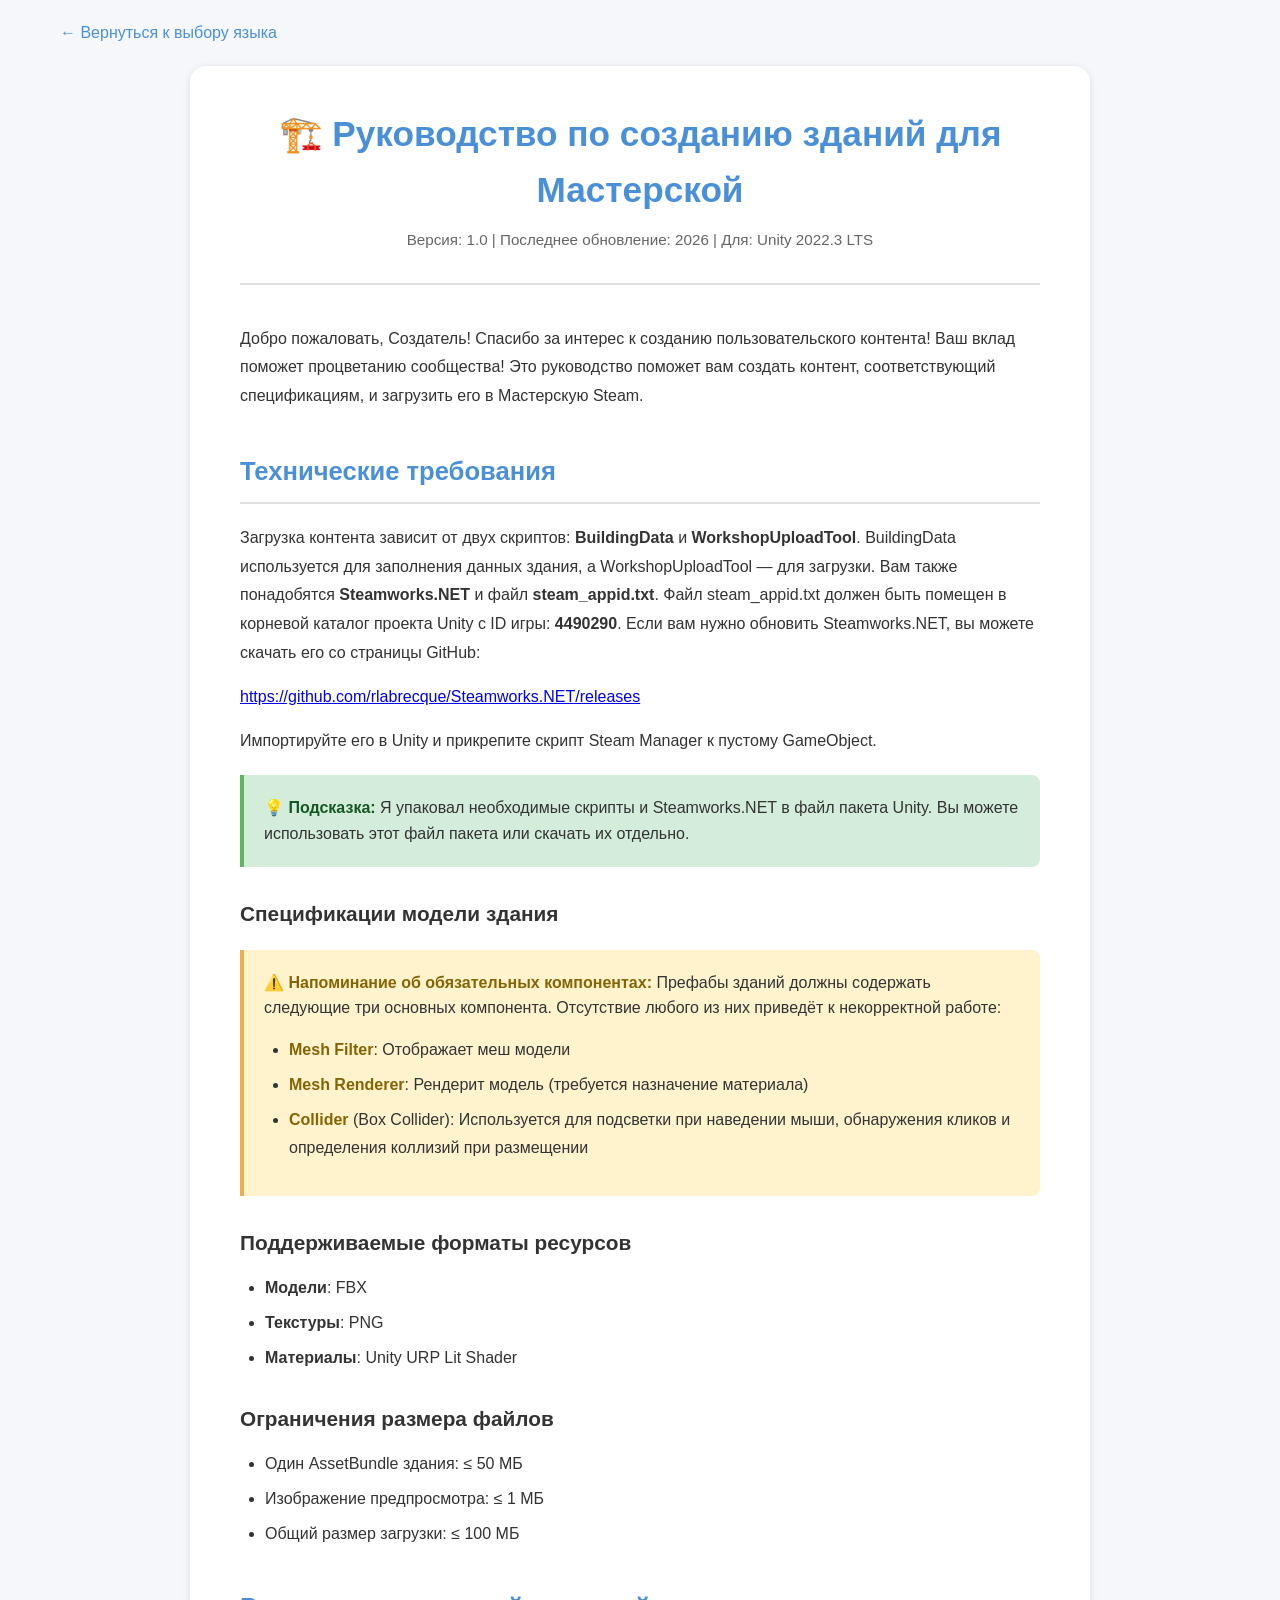
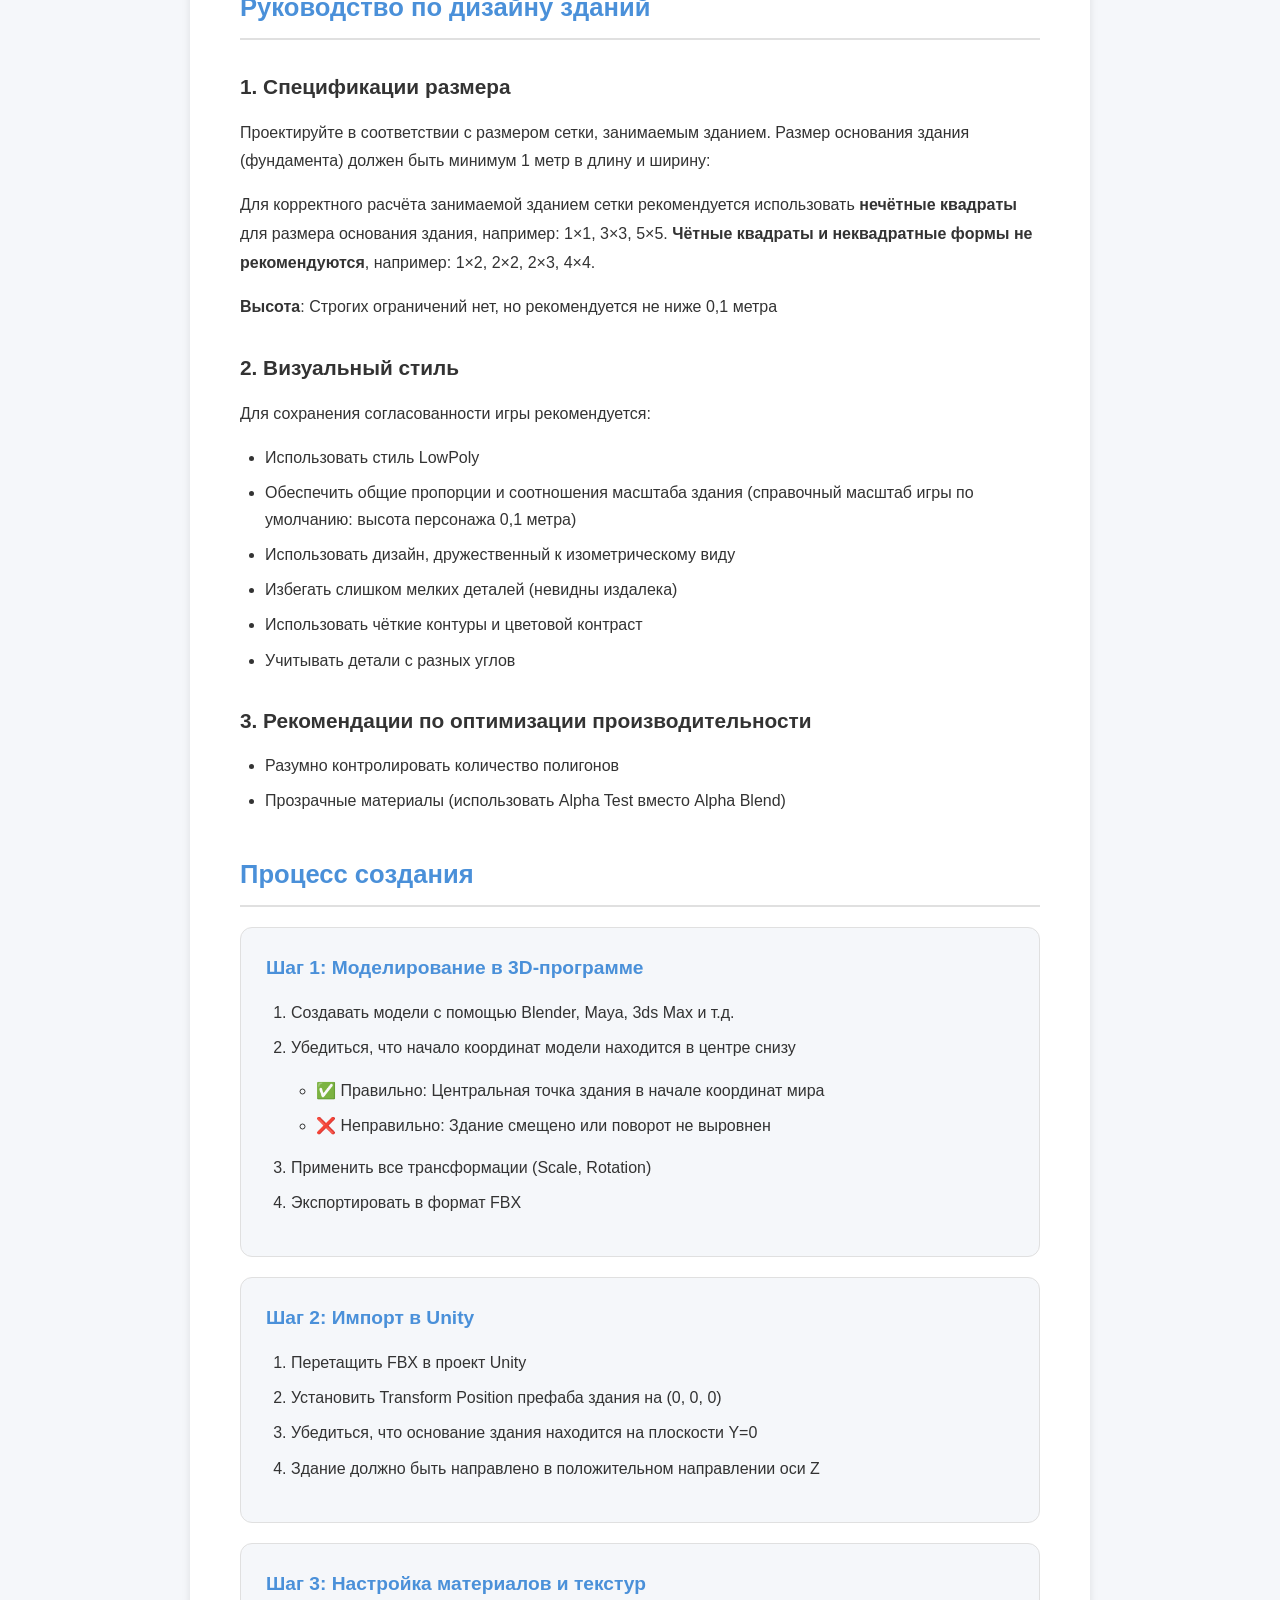
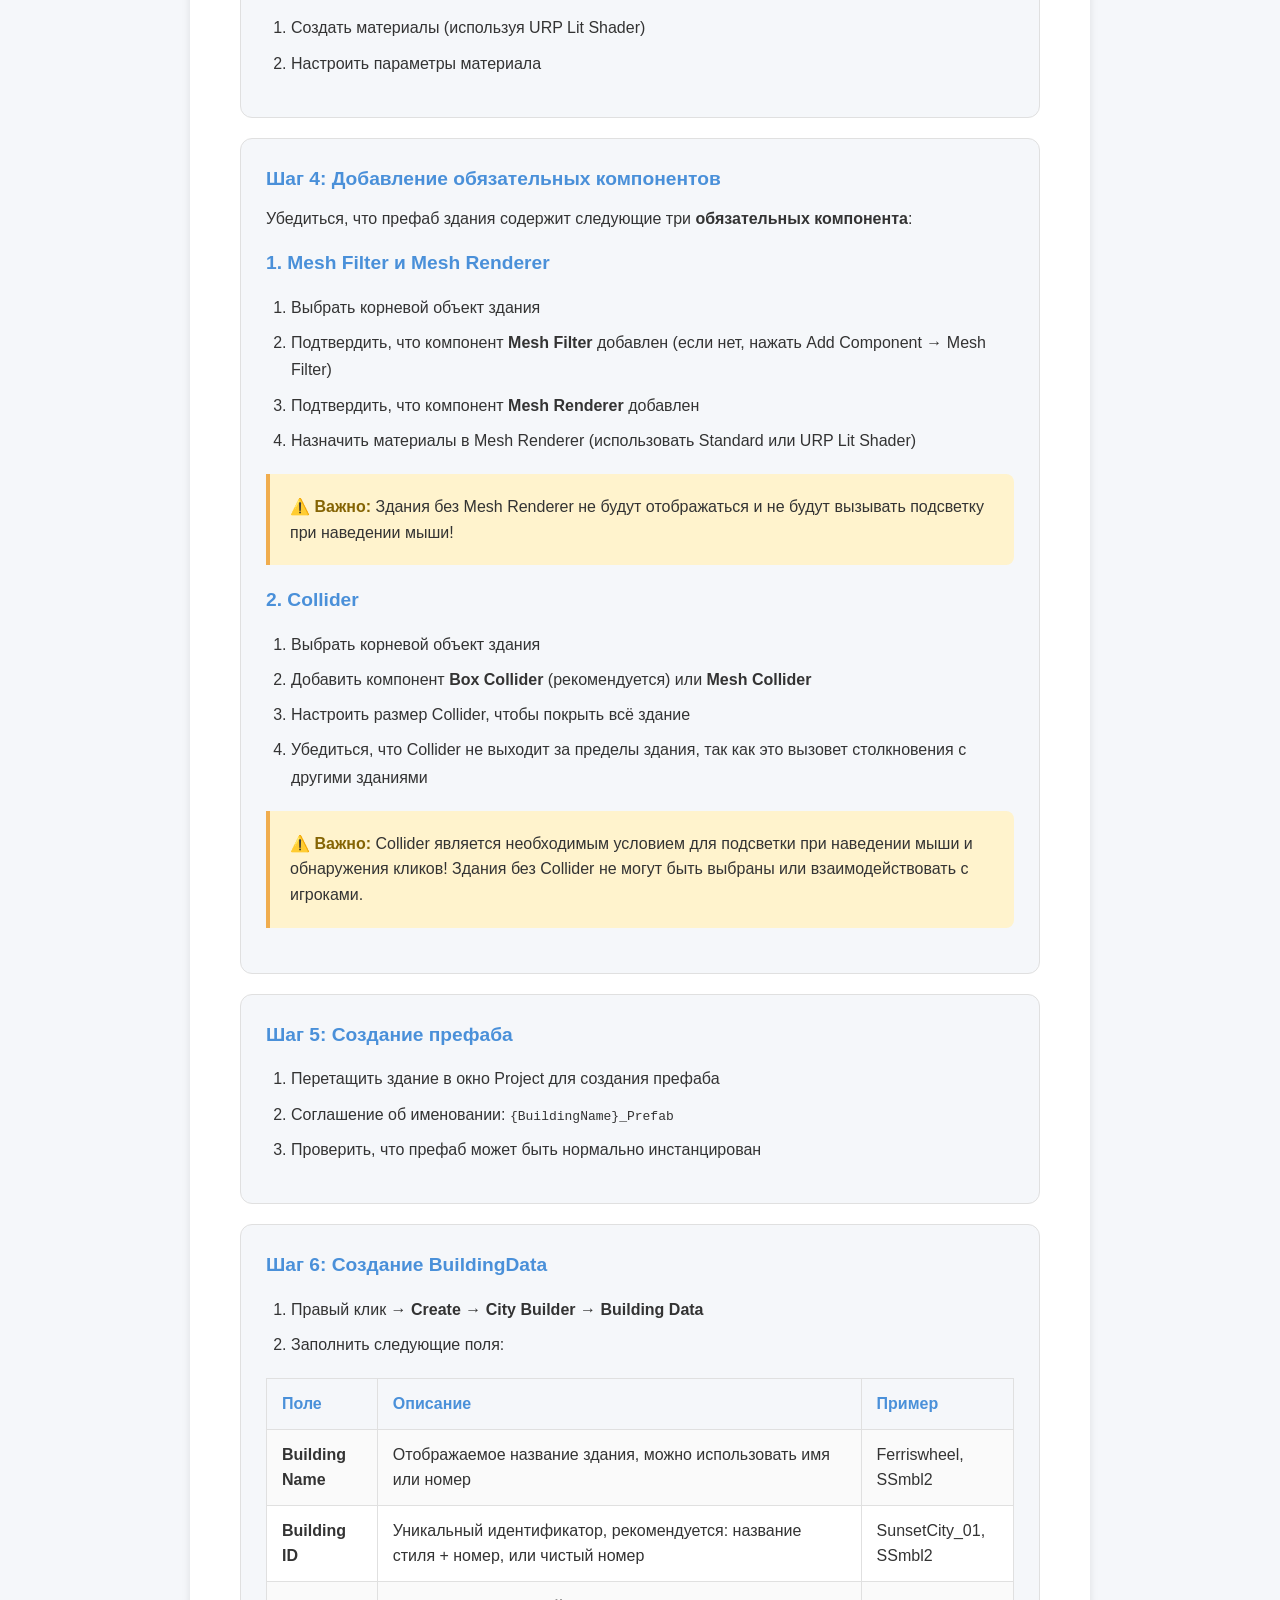
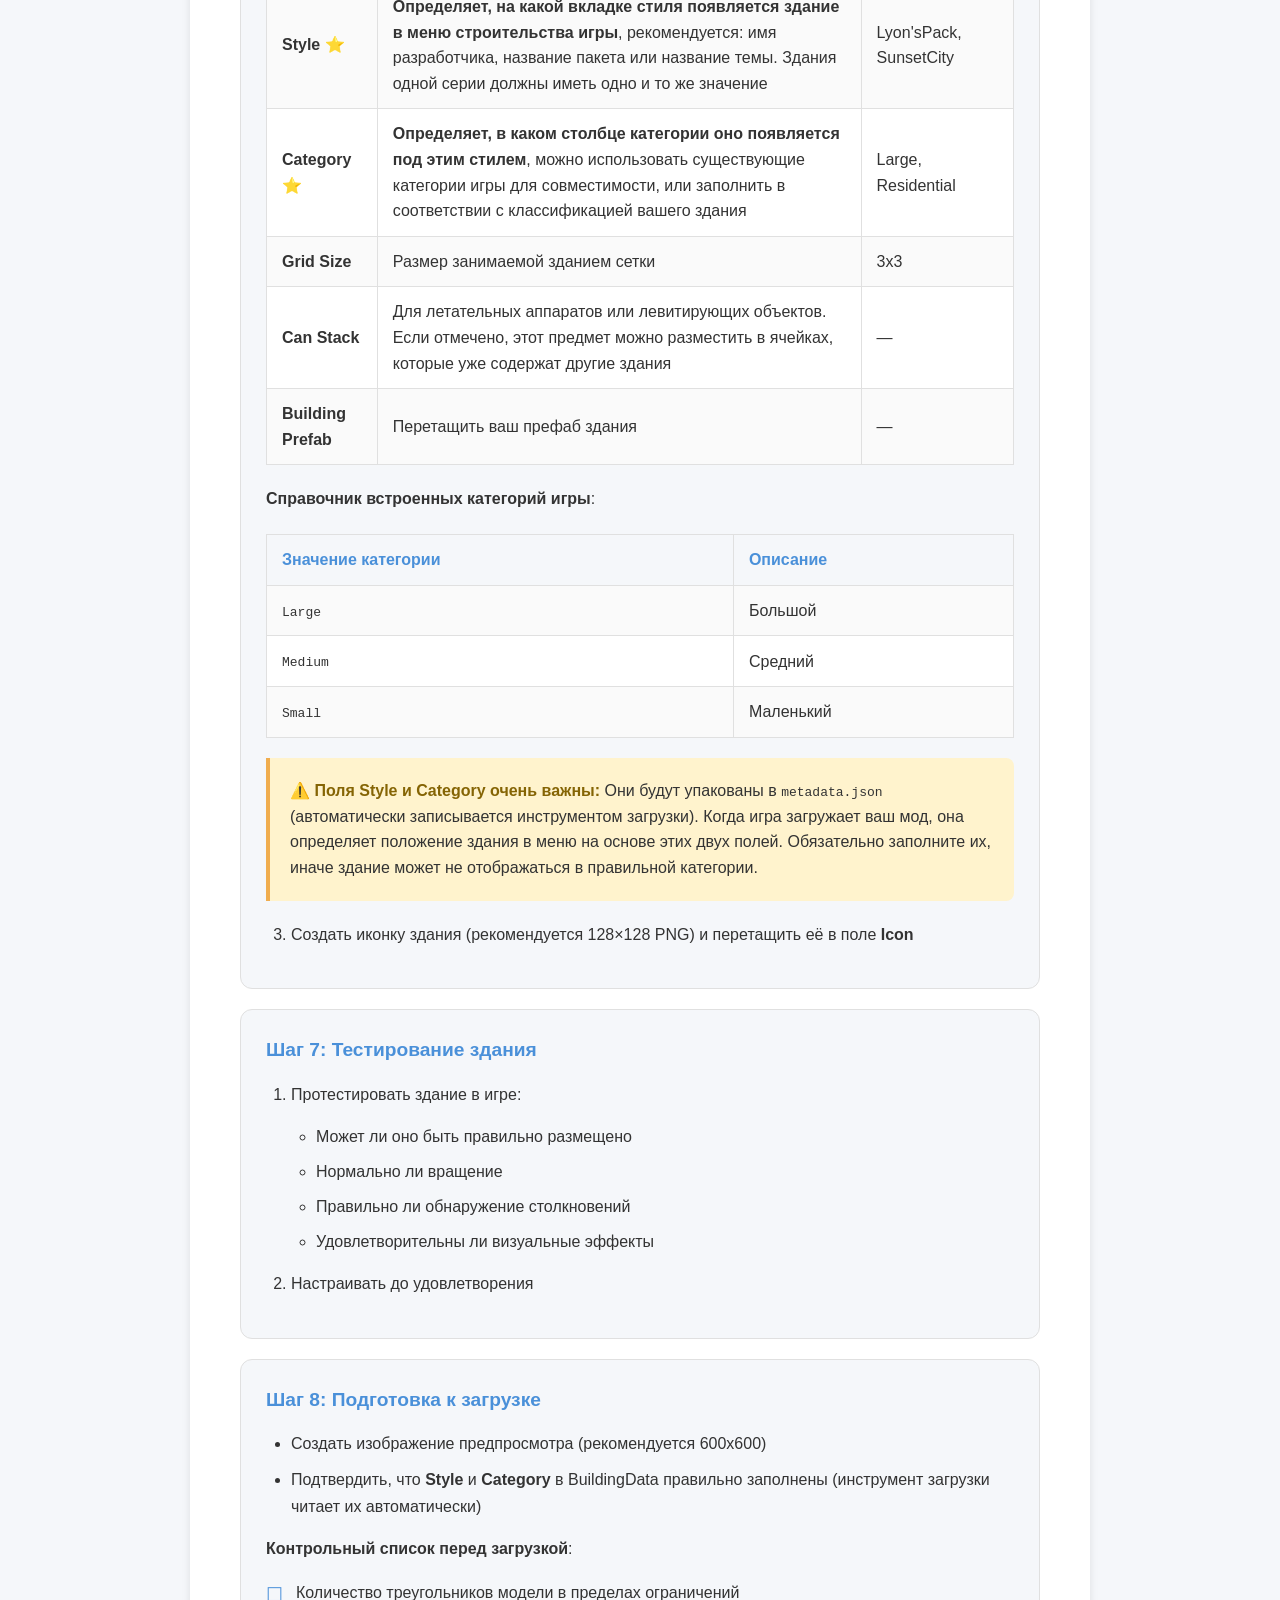
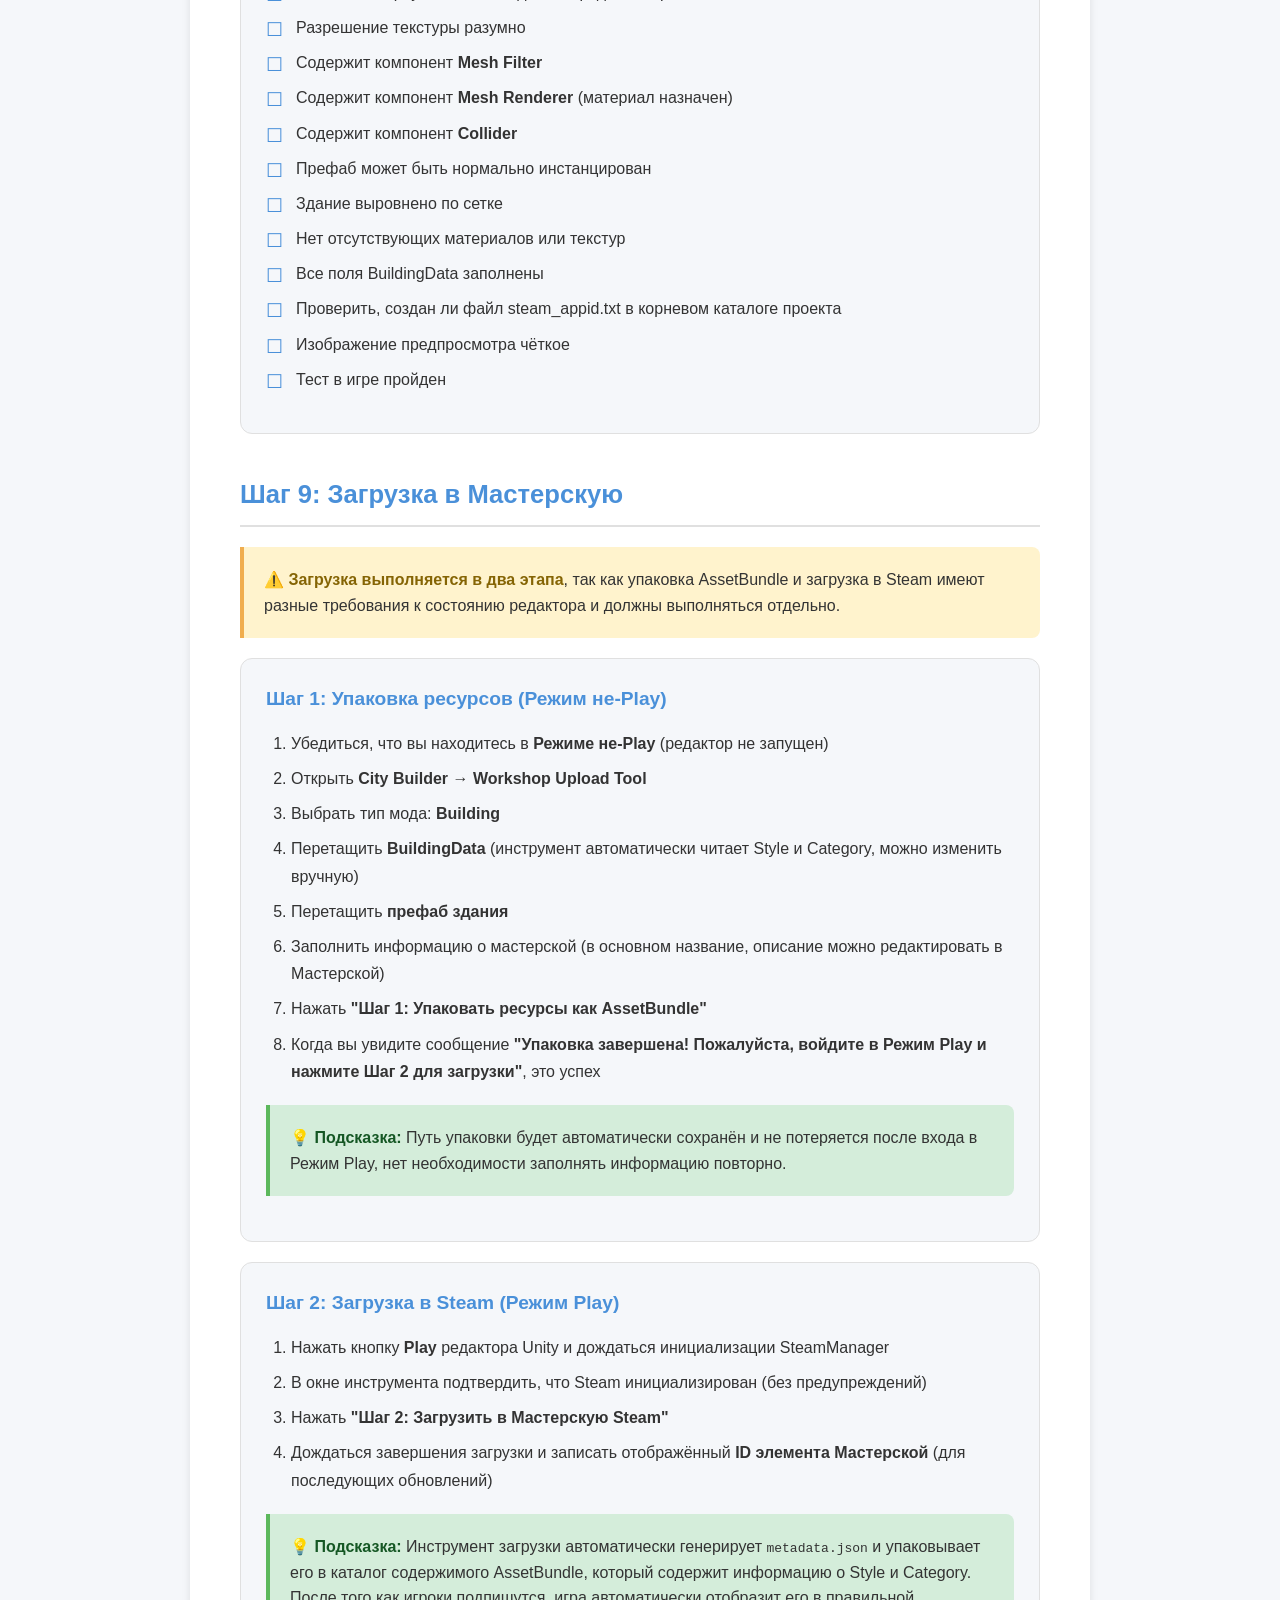
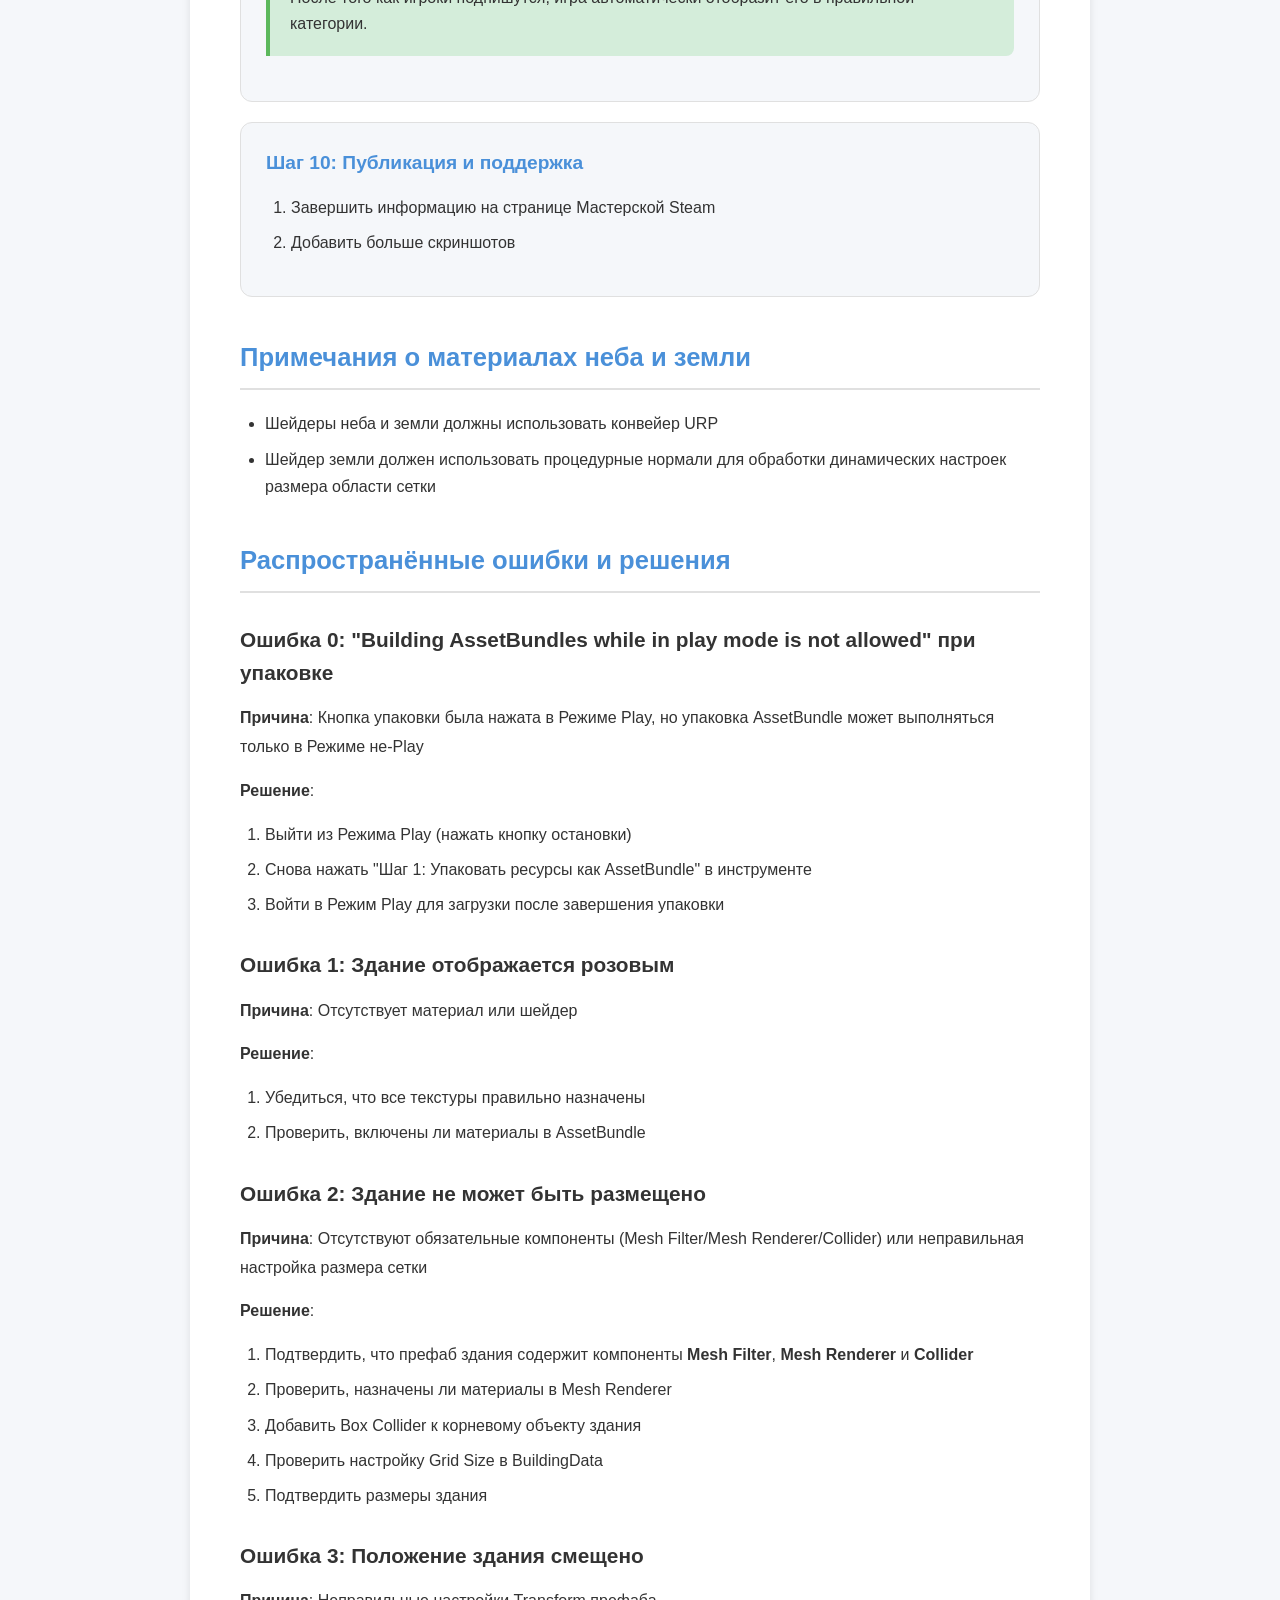
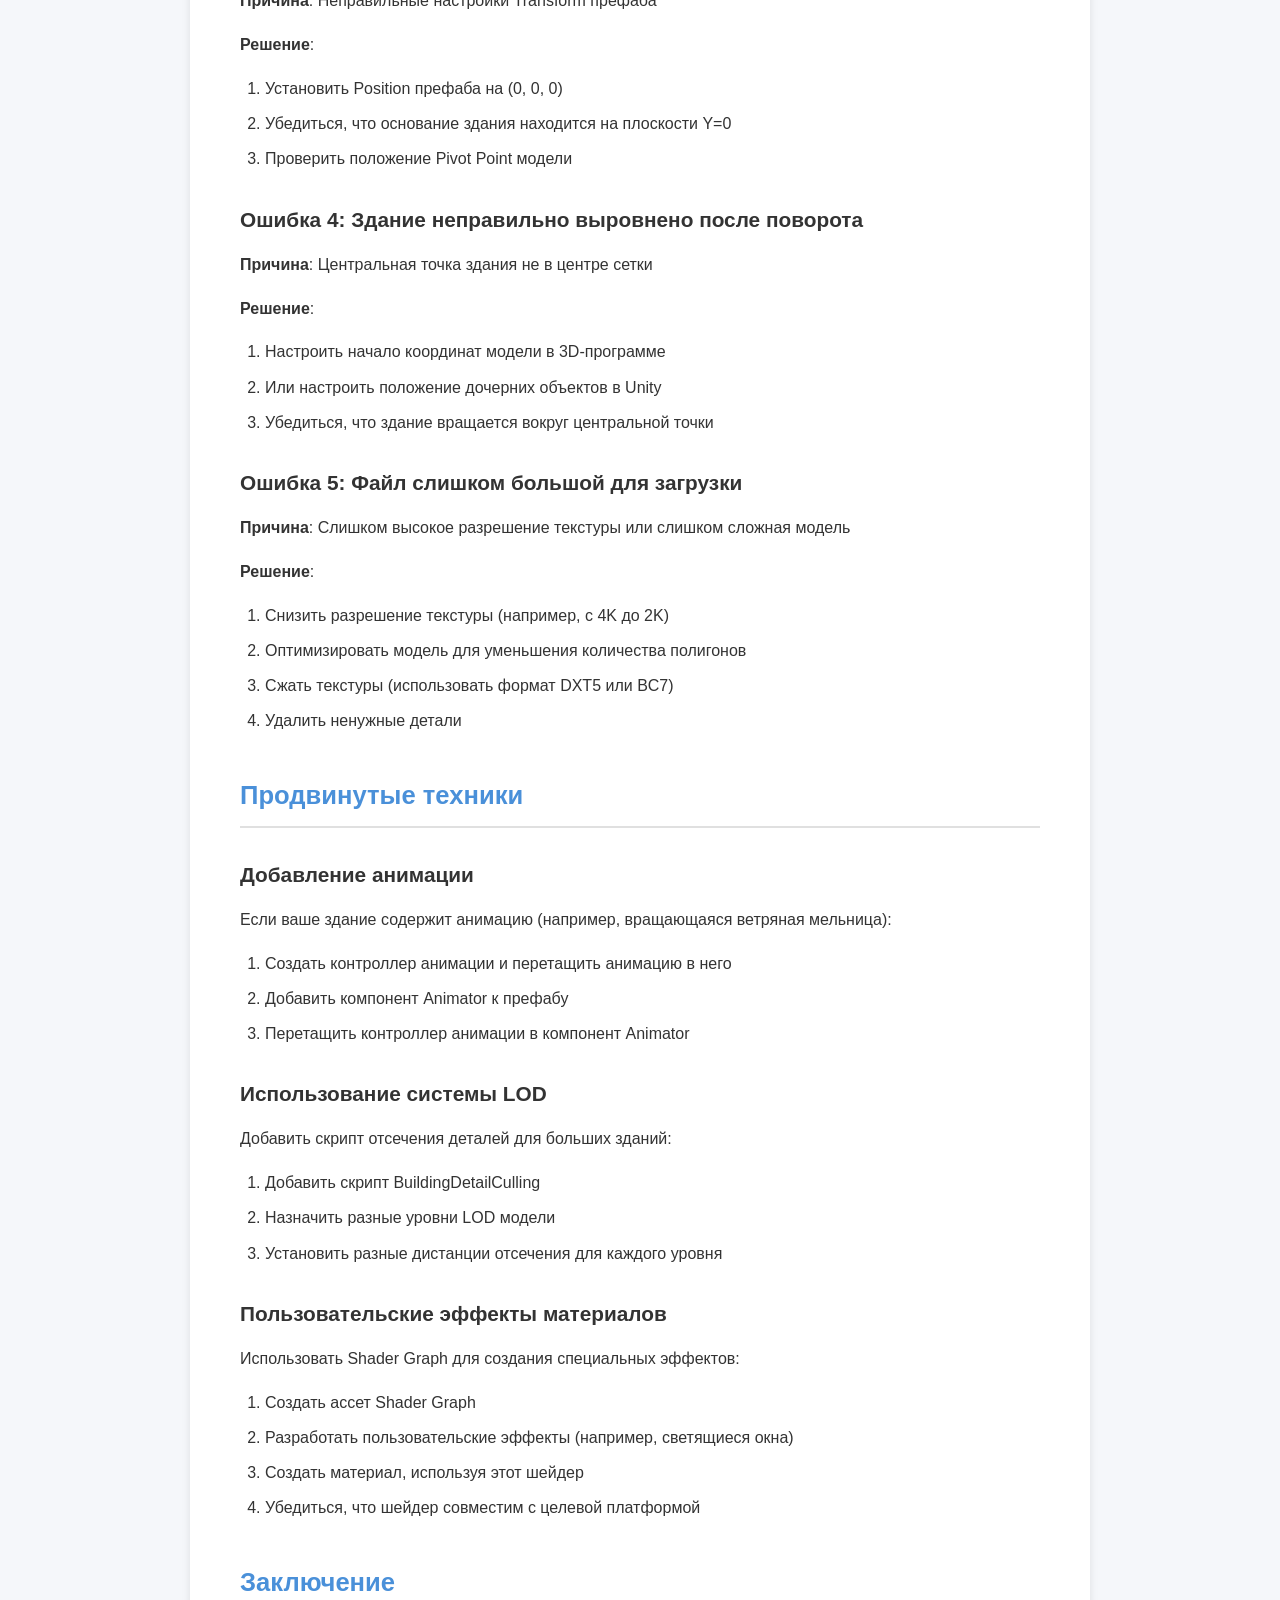
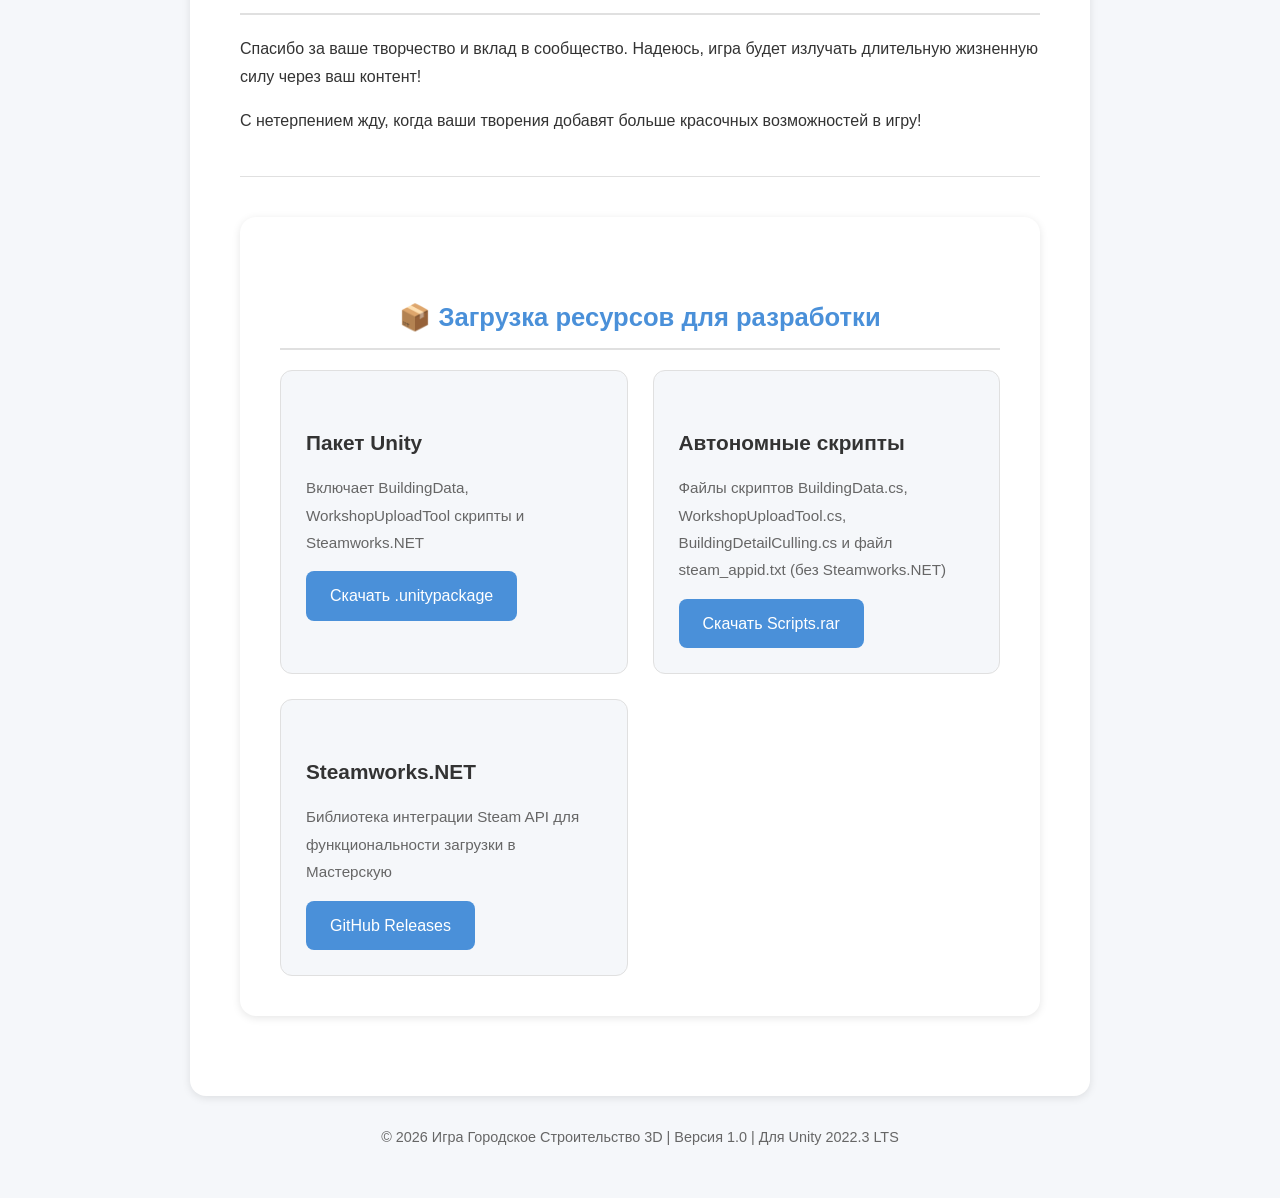
<file: ru.html>
<!DOCTYPE html>
<html lang="ru">
<head>
    <meta charset="UTF-8">
    <meta name="viewport" content="width=device-width, initial-scale=1.0">
    <title>Руководство по созданию зданий для Мастерской - Русский</title>
    <link rel="stylesheet" href="style.css">
</head>
<body>
    <div class="container">
        <a href="index.html" class="back-link">← Вернуться к выбору языка</a>
        
        <div class="guide-container">
            <header class="guide-header">
                <h1>🏗️ Руководство по созданию зданий для Мастерской</h1>
                <p class="version">Версия: 1.0 | Последнее обновление: 2026 | Для: Unity 2022.3 LTS</p>
            </header>

            <div class="guide-content">
                <p>Добро пожаловать, Создатель! Спасибо за интерес к созданию пользовательского контента! Ваш вклад поможет процветанию сообщества! Это руководство поможет вам создать контент, соответствующий спецификациям, и загрузить его в Мастерскую Steam.</p>

                <h2>Технические требования</h2>
                <p>Загрузка контента зависит от двух скриптов: <strong>BuildingData</strong> и <strong>WorkshopUploadTool</strong>. BuildingData используется для заполнения данных здания, а WorkshopUploadTool — для загрузки. Вам также понадобятся <strong>Steamworks.NET</strong> и файл <strong>steam_appid.txt</strong>. Файл steam_appid.txt должен быть помещен в корневой каталог проекта Unity с ID игры: <strong>4490290</strong>. Если вам нужно обновить Steamworks.NET, вы можете скачать его со страницы GitHub:</p>
                <p><a href="https://github.com/rlabrecque/Steamworks.NET/releases" target="_blank">https://github.com/rlabrecque/Steamworks.NET/releases</a></p>
                <p>Импортируйте его в Unity и прикрепите скрипт Steam Manager к пустому GameObject.</p>

                <div class="tip-box">
                    <strong>💡 Подсказка:</strong> Я упаковал необходимые скрипты и Steamworks.NET в файл пакета Unity. Вы можете использовать этот файл пакета или скачать их отдельно.
                </div>

                <h3>Спецификации модели здания</h3>
                <div class="warning-box">
                    <strong>⚠️ Напоминание об обязательных компонентах:</strong> Префабы зданий должны содержать следующие три основных компонента. Отсутствие любого из них приведёт к некорректной работе:
                    <ul>
                        <li><strong>Mesh Filter</strong>: Отображает меш модели</li>
                        <li><strong>Mesh Renderer</strong>: Рендерит модель (требуется назначение материала)</li>
                        <li><strong>Collider</strong> (Box Collider): Используется для подсветки при наведении мыши, обнаружения кликов и определения коллизий при размещении</li>
                    </ul>
                </div>

                <h3>Поддерживаемые форматы ресурсов</h3>
                <ul>
                    <li><strong>Модели</strong>: FBX</li>
                    <li><strong>Текстуры</strong>: PNG</li>
                    <li><strong>Материалы</strong>: Unity URP Lit Shader</li>
                </ul>

                <h3>Ограничения размера файлов</h3>
                <ul>
                    <li>Один AssetBundle здания: ≤ 50 МБ</li>
                    <li>Изображение предпросмотра: ≤ 1 МБ</li>
                    <li>Общий размер загрузки: ≤ 100 МБ</li>
                </ul>

                <h2>Руководство по дизайну зданий</h2>

                <h3>1. Спецификации размера</h3>
                <p>Проектируйте в соответствии с размером сетки, занимаемым зданием. Размер основания здания (фундамента) должен быть минимум 1 метр в длину и ширину:</p>
                <p>Для корректного расчёта занимаемой зданием сетки рекомендуется использовать <strong>нечётные квадраты</strong> для размера основания здания, например: 1×1, 3×3, 5×5. <strong>Чётные квадраты и неквадратные формы не рекомендуются</strong>, например: 1×2, 2×2, 2×3, 4×4.</p>
                <p><strong>Высота</strong>: Строгих ограничений нет, но рекомендуется не ниже 0,1 метра</p>

                <h3>2. Визуальный стиль</h3>
                <p>Для сохранения согласованности игры рекомендуется:</p>
                <ul>
                    <li>Использовать стиль LowPoly</li>
                    <li>Обеспечить общие пропорции и соотношения масштаба здания (справочный масштаб игры по умолчанию: высота персонажа 0,1 метра)</li>
                    <li>Использовать дизайн, дружественный к изометрическому виду</li>
                    <li>Избегать слишком мелких деталей (невидны издалека)</li>
                    <li>Использовать чёткие контуры и цветовой контраст</li>
                    <li>Учитывать детали с разных углов</li>
                </ul>

                <h3>3. Рекомендации по оптимизации производительности</h3>
                <ul>
                    <li>Разумно контролировать количество полигонов</li>
                    <li>Прозрачные материалы (использовать Alpha Test вместо Alpha Blend)</li>
                </ul>

                <h2>Процесс создания</h2>

                <div class="step-card">
                    <h4>Шаг 1: Моделирование в 3D-программе</h4>
                    <ol>
                        <li>Создавать модели с помощью Blender, Maya, 3ds Max и т.д.</li>
                        <li>Убедиться, что начало координат модели находится в центре снизу
                            <ul>
                                <li>✅ Правильно: Центральная точка здания в начале координат мира</li>
                                <li>❌ Неправильно: Здание смещено или поворот не выровнен</li>
                            </ul>
                        </li>
                        <li>Применить все трансформации (Scale, Rotation)</li>
                        <li>Экспортировать в формат FBX</li>
                    </ol>
                </div>

                <div class="step-card">
                    <h4>Шаг 2: Импорт в Unity</h4>
                    <ol>
                        <li>Перетащить FBX в проект Unity</li>
                        <li>Установить Transform Position префаба здания на (0, 0, 0)</li>
                        <li>Убедиться, что основание здания находится на плоскости Y=0</li>
                        <li>Здание должно быть направлено в положительном направлении оси Z</li>
                    </ol>
                </div>

                <div class="step-card">
                    <h4>Шаг 3: Настройка материалов и текстур</h4>
                    <ol>
                        <li>Создать материалы (используя URP Lit Shader)</li>
                        <li>Настроить параметры материала</li>
                    </ol>
                </div>

                <div class="step-card">
                    <h4>Шаг 4: Добавление обязательных компонентов</h4>
                    <p>Убедиться, что префаб здания содержит следующие три <strong>обязательных компонента</strong>:</p>
                    
                    <h4>1. Mesh Filter и Mesh Renderer</h4>
                    <ol>
                        <li>Выбрать корневой объект здания</li>
                        <li>Подтвердить, что компонент <strong>Mesh Filter</strong> добавлен (если нет, нажать Add Component → Mesh Filter)</li>
                        <li>Подтвердить, что компонент <strong>Mesh Renderer</strong> добавлен</li>
                        <li>Назначить материалы в Mesh Renderer (использовать Standard или URP Lit Shader)</li>
                    </ol>
                    <div class="warning-box">
                        <strong>⚠️ Важно:</strong> Здания без Mesh Renderer не будут отображаться и не будут вызывать подсветку при наведении мыши!
                    </div>

                    <h4>2. Collider</h4>
                    <ol>
                        <li>Выбрать корневой объект здания</li>
                        <li>Добавить компонент <strong>Box Collider</strong> (рекомендуется) или <strong>Mesh Collider</strong></li>
                        <li>Настроить размер Collider, чтобы покрыть всё здание</li>
                        <li>Убедиться, что Collider не выходит за пределы здания, так как это вызовет столкновения с другими зданиями</li>
                    </ol>
                    <div class="warning-box">
                        <strong>⚠️ Важно:</strong> Collider является необходимым условием для подсветки при наведении мыши и обнаружения кликов! Здания без Collider не могут быть выбраны или взаимодействовать с игроками.
                    </div>
                </div>

                <div class="step-card">
                    <h4>Шаг 5: Создание префаба</h4>
                    <ol>
                        <li>Перетащить здание в окно Project для создания префаба</li>
                        <li>Соглашение об именовании: <code>{BuildingName}_Prefab</code></li>
                        <li>Проверить, что префаб может быть нормально инстанцирован</li>
                    </ol>
                </div>

                <div class="step-card">
                    <h4>Шаг 6: Создание BuildingData</h4>
                    <ol>
                        <li>Правый клик → <strong>Create → City Builder → Building Data</strong></li>
                        <li>Заполнить следующие поля:</li>
                    </ol>
                    
                    <table>
                        <tr>
                            <th>Поле</th>
                            <th>Описание</th>
                            <th>Пример</th>
                        </tr>
                        <tr>
                            <td><strong>Building Name</strong></td>
                            <td>Отображаемое название здания, можно использовать имя или номер</td>
                            <td>Ferriswheel, SSmbl2</td>
                        </tr>
                        <tr>
                            <td><strong>Building ID</strong></td>
                            <td>Уникальный идентификатор, рекомендуется: название стиля + номер, или чистый номер</td>
                            <td>SunsetCity_01, SSmbl2</td>
                        </tr>
                        <tr>
                            <td><strong>Style</strong> ⭐</td>
                            <td><strong>Определяет, на какой вкладке стиля появляется здание в меню строительства игры</strong>, рекомендуется: имя разработчика, название пакета или название темы. Здания одной серии должны иметь одно и то же значение</td>
                            <td>Lyon'sPack, SunsetCity</td>
                        </tr>
                        <tr>
                            <td><strong>Category</strong> ⭐</td>
                            <td><strong>Определяет, в каком столбце категории оно появляется под этим стилем</strong>, можно использовать существующие категории игры для совместимости, или заполнить в соответствии с классификацией вашего здания</td>
                            <td>Large, Residential</td>
                        </tr>
                        <tr>
                            <td><strong>Grid Size</strong></td>
                            <td>Размер занимаемой зданием сетки</td>
                            <td>3x3</td>
                        </tr>
                        <tr>
                            <td><strong>Can Stack</strong></td>
                            <td>Для летательных аппаратов или левитирующих объектов. Если отмечено, этот предмет можно разместить в ячейках, которые уже содержат другие здания</td>
                            <td>—</td>
                        </tr>
                        <tr>
                            <td><strong>Building Prefab</strong></td>
                            <td>Перетащить ваш префаб здания</td>
                            <td>—</td>
                        </tr>
                    </table>

                    <p><strong>Справочник встроенных категорий игры</strong>:</p>
                    <table>
                        <tr>
                            <th>Значение категории</th>
                            <th>Описание</th>
                        </tr>
                        <tr><td><code>Large</code></td><td>Большой</td></tr>
                        <tr><td><code>Medium</code></td><td>Средний</td></tr>
                        <tr><td><code>Small</code></td><td>Маленький</td></tr>
                    </table>

                    <div class="warning-box">
                        <strong>⚠️ Поля Style и Category очень важны:</strong> Они будут упакованы в <code>metadata.json</code> (автоматически записывается инструментом загрузки). Когда игра загружает ваш мод, она определяет положение здания в меню на основе этих двух полей. Обязательно заполните их, иначе здание может не отображаться в правильной категории.
                    </div>

                    <ol start="3">
                        <li>Создать иконку здания (рекомендуется 128×128 PNG) и перетащить её в поле <strong>Icon</strong></li>
                    </ol>
                </div>

                <div class="step-card">
                    <h4>Шаг 7: Тестирование здания</h4>
                    <ol>
                        <li>Протестировать здание в игре:
                            <ul>
                                <li>Может ли оно быть правильно размещено</li>
                                <li>Нормально ли вращение</li>
                                <li>Правильно ли обнаружение столкновений</li>
                                <li>Удовлетворительны ли визуальные эффекты</li>
                            </ul>
                        </li>
                        <li>Настраивать до удовлетворения</li>
                    </ol>
                </div>

                <div class="step-card">
                    <h4>Шаг 8: Подготовка к загрузке</h4>
                    <ul>
                        <li>Создать изображение предпросмотра (рекомендуется 600x600)</li>
                        <li>Подтвердить, что <strong>Style</strong> и <strong>Category</strong> в BuildingData правильно заполнены (инструмент загрузки читает их автоматически)</li>
                    </ul>
                    
                    <p><strong>Контрольный список перед загрузкой</strong>:</p>
                    <ul class="checklist">
                        <li>Количество треугольников модели в пределах ограничений</li>
                        <li>Разрешение текстуры разумно</li>
                        <li>Содержит компонент <strong>Mesh Filter</strong></li>
                        <li>Содержит компонент <strong>Mesh Renderer</strong> (материал назначен)</li>
                        <li>Содержит компонент <strong>Collider</strong></li>
                        <li>Префаб может быть нормально инстанцирован</li>
                        <li>Здание выровнено по сетке</li>
                        <li>Нет отсутствующих материалов или текстур</li>
                        <li>Все поля BuildingData заполнены</li>
                        <li>Проверить, создан ли файл steam_appid.txt в корневом каталоге проекта</li>
                        <li>Изображение предпросмотра чёткое</li>
                        <li>Тест в игре пройден</li>
                    </ul>
                </div>

                <h2>Шаг 9: Загрузка в Мастерскую</h2>
                <div class="warning-box">
                    <strong>⚠️ Загрузка выполняется в два этапа</strong>, так как упаковка AssetBundle и загрузка в Steam имеют разные требования к состоянию редактора и должны выполняться отдельно.
                </div>

                <div class="step-card">
                    <h4>Шаг 1: Упаковка ресурсов (Режим не-Play)</h4>
                    <ol>
                        <li>Убедиться, что вы находитесь в <strong>Режиме не-Play</strong> (редактор не запущен)</li>
                        <li>Открыть <strong>City Builder → Workshop Upload Tool</strong></li>
                        <li>Выбрать тип мода: <strong>Building</strong></li>
                        <li>Перетащить <strong>BuildingData</strong> (инструмент автоматически читает Style и Category, можно изменить вручную)</li>
                        <li>Перетащить <strong>префаб здания</strong></li>
                        <li>Заполнить информацию о мастерской (в основном название, описание можно редактировать в Мастерской)</li>
                        <li>Нажать <strong>"Шаг 1: Упаковать ресурсы как AssetBundle"</strong></li>
                        <li>Когда вы увидите сообщение <strong>"Упаковка завершена! Пожалуйста, войдите в Режим Play и нажмите Шаг 2 для загрузки"</strong>, это успех</li>
                    </ol>
                    <div class="tip-box">
                        <strong>💡 Подсказка:</strong> Путь упаковки будет автоматически сохранён и не потеряется после входа в Режим Play, нет необходимости заполнять информацию повторно.
                    </div>
                </div>

                <div class="step-card">
                    <h4>Шаг 2: Загрузка в Steam (Режим Play)</h4>
                    <ol>
                        <li>Нажать кнопку <strong>Play</strong> редактора Unity и дождаться инициализации SteamManager</li>
                        <li>В окне инструмента подтвердить, что Steam инициализирован (без предупреждений)</li>
                        <li>Нажать <strong>"Шаг 2: Загрузить в Мастерскую Steam"</strong></li>
                        <li>Дождаться завершения загрузки и записать отображённый <strong>ID элемента Мастерской</strong> (для последующих обновлений)</li>
                    </ol>
                    <div class="tip-box">
                        <strong>💡 Подсказка:</strong> Инструмент загрузки автоматически генерирует <code>metadata.json</code> и упаковывает его в каталог содержимого AssetBundle, который содержит информацию о Style и Category. После того как игроки подпишутся, игра автоматически отобразит его в правильной категории.
                    </div>
                </div>

                <div class="step-card">
                    <h4>Шаг 10: Публикация и поддержка</h4>
                    <ol>
                        <li>Завершить информацию на странице Мастерской Steam</li>
                        <li>Добавить больше скриншотов</li>
                    </ol>
                </div>

                <h2>Примечания о материалах неба и земли</h2>
                <ul>
                    <li>Шейдеры неба и земли должны использовать конвейер URP</li>
                    <li>Шейдер земли должен использовать процедурные нормали для обработки динамических настроек размера области сетки</li>
                </ul>

                <h2>Распространённые ошибки и решения</h2>

                <h3>Ошибка 0: "Building AssetBundles while in play mode is not allowed" при упаковке</h3>
                <p><strong>Причина</strong>: Кнопка упаковки была нажата в Режиме Play, но упаковка AssetBundle может выполняться только в Режиме не-Play</p>
                <p><strong>Решение</strong>:</p>
                <ol>
                    <li>Выйти из Режима Play (нажать кнопку остановки)</li>
                    <li>Снова нажать "Шаг 1: Упаковать ресурсы как AssetBundle" в инструменте</li>
                    <li>Войти в Режим Play для загрузки после завершения упаковки</li>
                </ol>

                <h3>Ошибка 1: Здание отображается розовым</h3>
                <p><strong>Причина</strong>: Отсутствует материал или шейдер</p>
                <p><strong>Решение</strong>:</p>
                <ol>
                    <li>Убедиться, что все текстуры правильно назначены</li>
                    <li>Проверить, включены ли материалы в AssetBundle</li>
                </ol>

                <h3>Ошибка 2: Здание не может быть размещено</h3>
                <p><strong>Причина</strong>: Отсутствуют обязательные компоненты (Mesh Filter/Mesh Renderer/Collider) или неправильная настройка размера сетки</p>
                <p><strong>Решение</strong>:</p>
                <ol>
                    <li>Подтвердить, что префаб здания содержит компоненты <strong>Mesh Filter</strong>, <strong>Mesh Renderer</strong> и <strong>Collider</strong></li>
                    <li>Проверить, назначены ли материалы в Mesh Renderer</li>
                    <li>Добавить Box Collider к корневому объекту здания</li>
                    <li>Проверить настройку Grid Size в BuildingData</li>
                    <li>Подтвердить размеры здания</li>
                </ol>

                <h3>Ошибка 3: Положение здания смещено</h3>
                <p><strong>Причина</strong>: Неправильные настройки Transform префаба</p>
                <p><strong>Решение</strong>:</p>
                <ol>
                    <li>Установить Position префаба на (0, 0, 0)</li>
                    <li>Убедиться, что основание здания находится на плоскости Y=0</li>
                    <li>Проверить положение Pivot Point модели</li>
                </ol>

                <h3>Ошибка 4: Здание неправильно выровнено после поворота</h3>
                <p><strong>Причина</strong>: Центральная точка здания не в центре сетки</p>
                <p><strong>Решение</strong>:</p>
                <ol>
                    <li>Настроить начало координат модели в 3D-программе</li>
                    <li>Или настроить положение дочерних объектов в Unity</li>
                    <li>Убедиться, что здание вращается вокруг центральной точки</li>
                </ol>

                <h3>Ошибка 5: Файл слишком большой для загрузки</h3>
                <p><strong>Причина</strong>: Слишком высокое разрешение текстуры или слишком сложная модель</p>
                <p><strong>Решение</strong>:</p>
                <ol>
                    <li>Снизить разрешение текстуры (например, с 4K до 2K)</li>
                    <li>Оптимизировать модель для уменьшения количества полигонов</li>
                    <li>Сжать текстуры (использовать формат DXT5 или BC7)</li>
                    <li>Удалить ненужные детали</li>
                </ol>

                <h2>Продвинутые техники</h2>

                <h3>Добавление анимации</h3>
                <p>Если ваше здание содержит анимацию (например, вращающаяся ветряная мельница):</p>
                <ol>
                    <li>Создать контроллер анимации и перетащить анимацию в него</li>
                    <li>Добавить компонент Animator к префабу</li>
                    <li>Перетащить контроллер анимации в компонент Animator</li>
                </ol>

                <h3>Использование системы LOD</h3>
                <p>Добавить скрипт отсечения деталей для больших зданий:</p>
                <ol>
                    <li>Добавить скрипт BuildingDetailCulling</li>
                    <li>Назначить разные уровни LOD модели</li>
                    <li>Установить разные дистанции отсечения для каждого уровня</li>
                </ol>

                <h3>Пользовательские эффекты материалов</h3>
                <p>Использовать Shader Graph для создания специальных эффектов:</p>
                <ol>
                    <li>Создать ассет Shader Graph</li>
                    <li>Разработать пользовательские эффекты (например, светящиеся окна)</li>
                    <li>Создать материал, используя этот шейдер</li>
                    <li>Убедиться, что шейдер совместим с целевой платформой</li>
                </ol>

                <h2>Заключение</h2>
                <p>Спасибо за ваше творчество и вклад в сообщество. Надеюсь, игра будет излучать длительную жизненную силу через ваш контент!</p>
                <p>С нетерпением жду, когда ваши творения добавят больше красочных возможностей в игру!</p>

                <hr style="margin: 40px 0; border: none; border-top: 1px solid var(--border-color);">
                
                <div class="downloads-section" style="margin-top: 40px;">
                    <h2>📦 Загрузка ресурсов для разработки</h2>
                    <div class="download-grid">
                        <div class="download-card">
                            <h3>Пакет Unity</h3>
                            <p>Включает BuildingData, WorkshopUploadTool скрипты и Steamworks.NET</p>
                            <a href="https://github.com/dennianp98/gridrealm-workshop-creator-guide/blob/main/WorkshopUpload.unitypackage" class="btn-download">Скачать .unitypackage</a>
                        </div>
                        <div class="download-card">
                            <h3>Автономные скрипты</h3>
                            <p>Файлы скриптов BuildingData.cs, WorkshopUploadTool.cs, BuildingDetailCulling.cs и файл steam_appid.txt (без Steamworks.NET)</p>
                            <a href="https://github.com/dennianp98/gridrealm-workshop-creator-guide/blob/main/Scripts.rar" class="btn-download">Скачать Scripts.rar</a>
                        </div>
                        <div class="download-card">
                            <h3>Steamworks.NET</h3>
                            <p>Библиотека интеграции Steam API для функциональности загрузки в Мастерскую</p>
                            <a href="https://github.com/rlabrecque/Steamworks.NET/releases" target="_blank" class="btn-download">GitHub Releases</a>
                        </div>
                    </div>
                </div>
            </div>
        </div>

        <footer>
            <p>© 2026 Игра Городское Строительство 3D | Версия 1.0 | Для Unity 2022.3 LTS</p>
        </footer>
    </div>
</body>
</html>
</file>
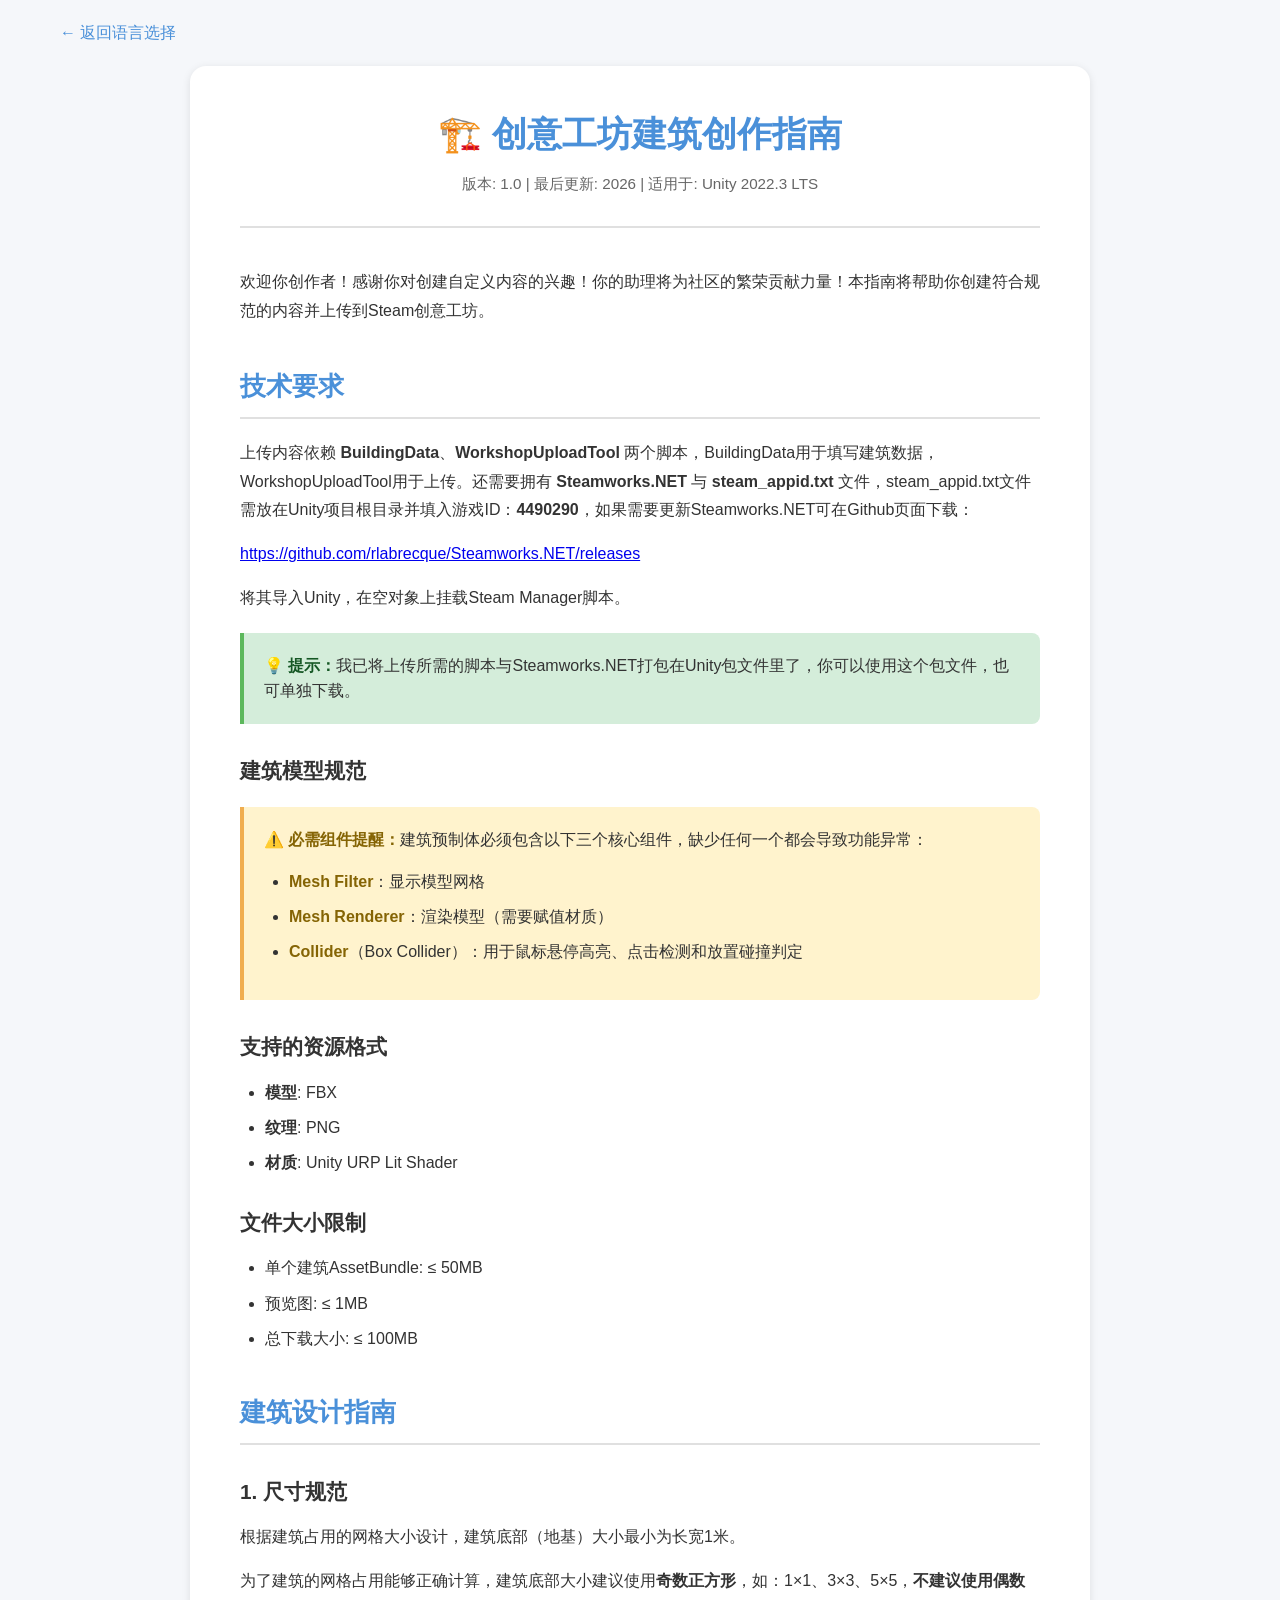
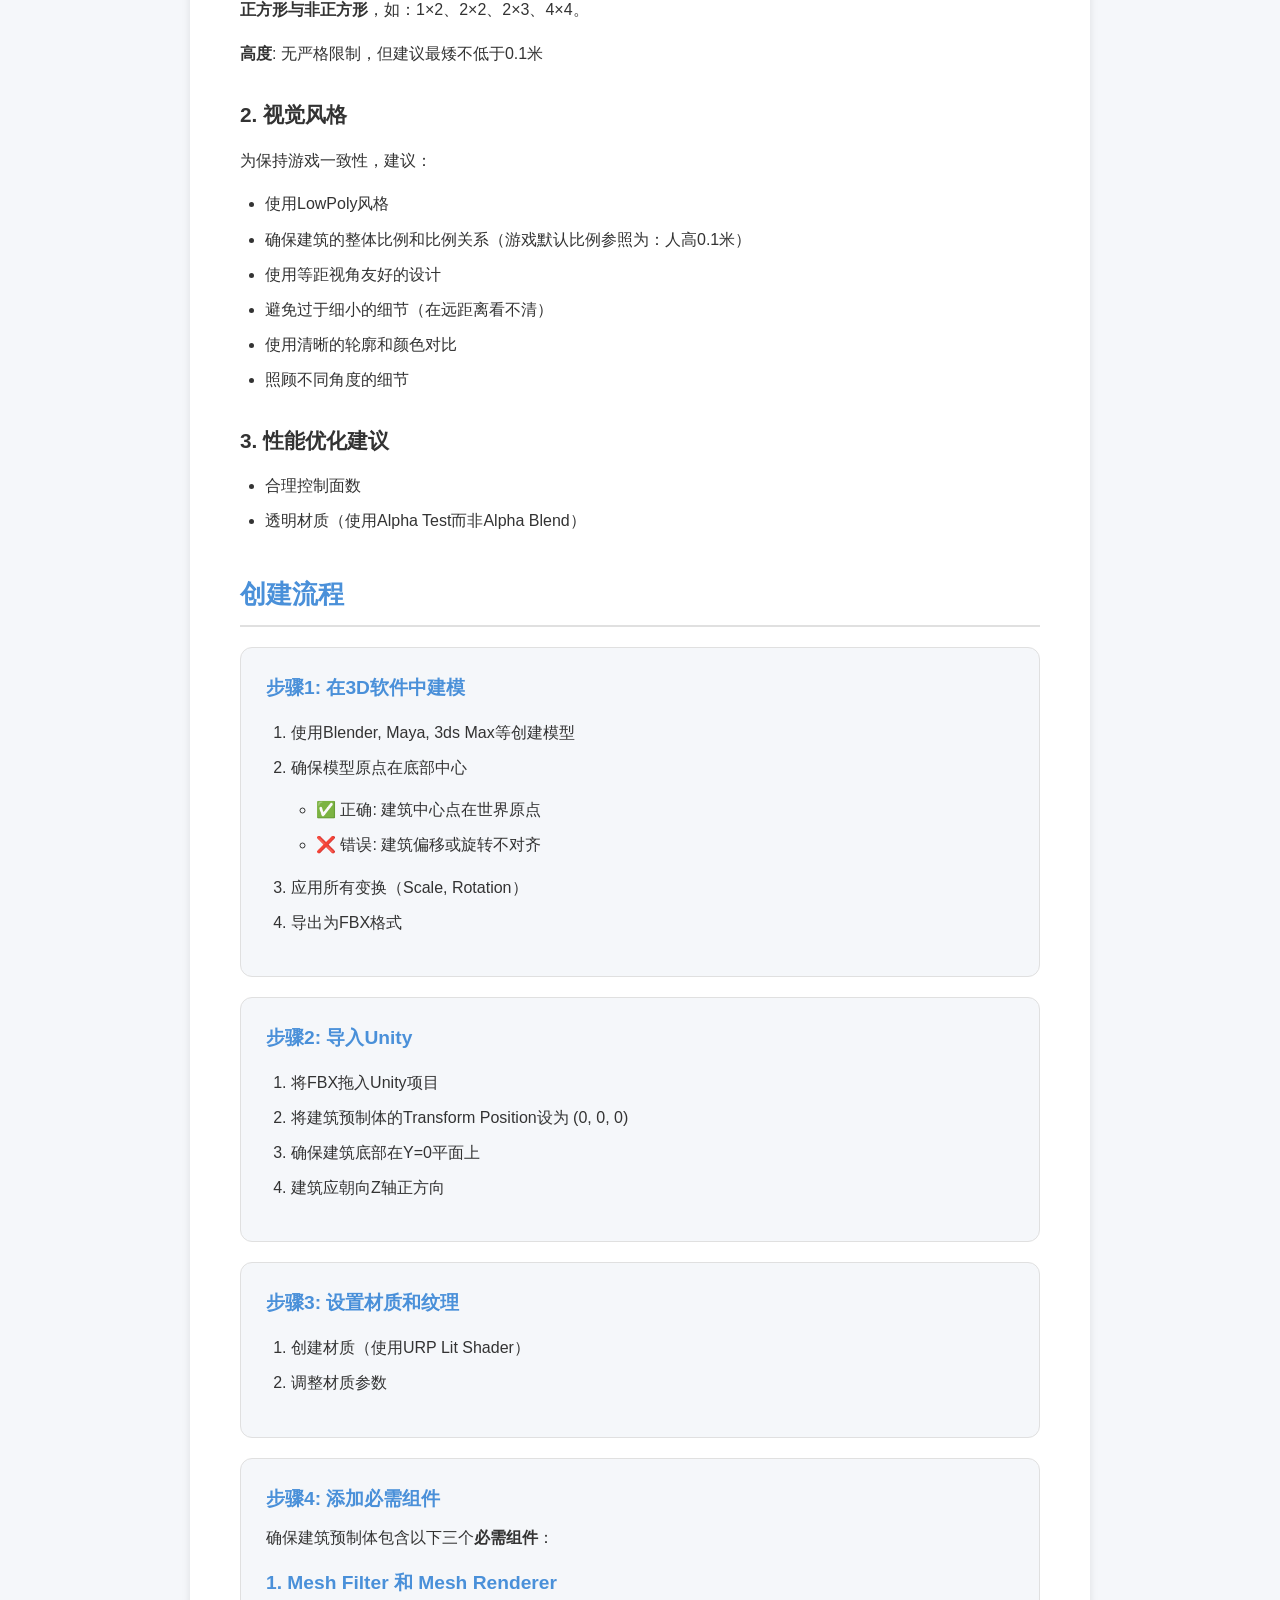
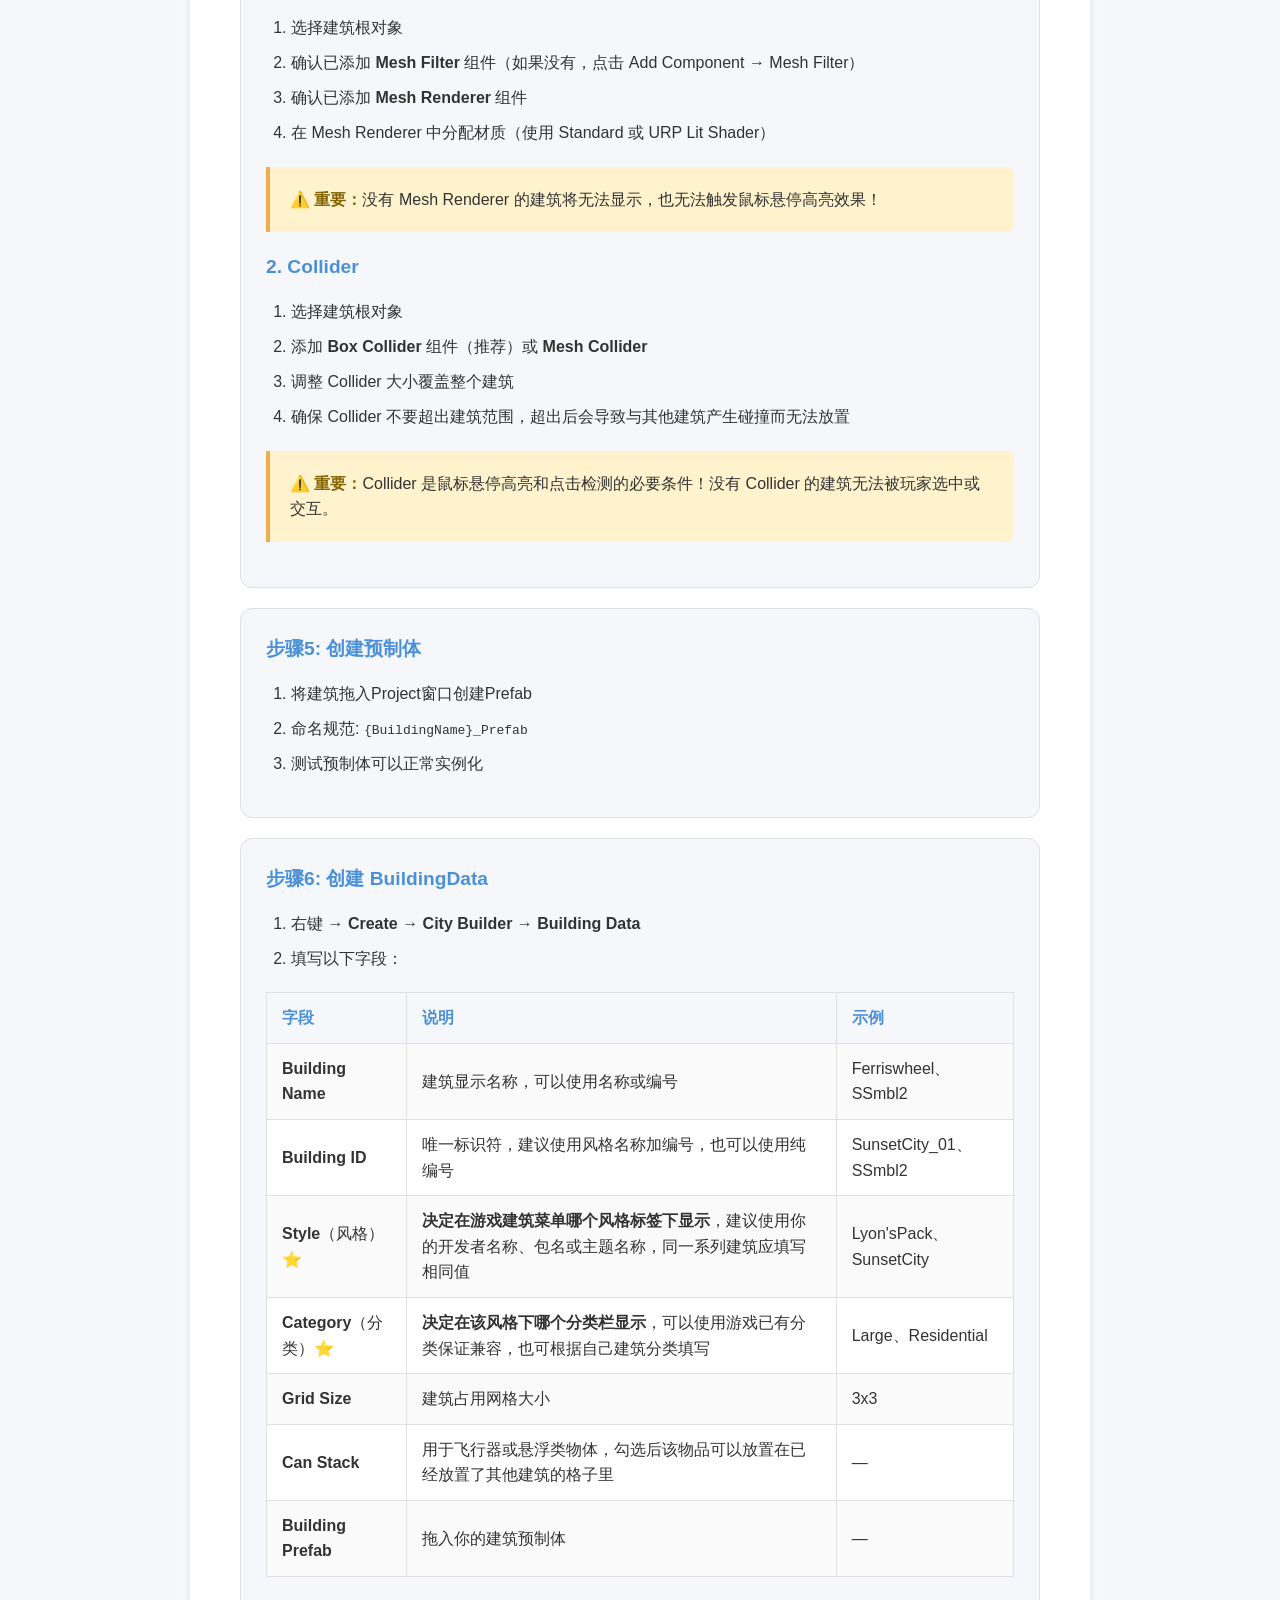
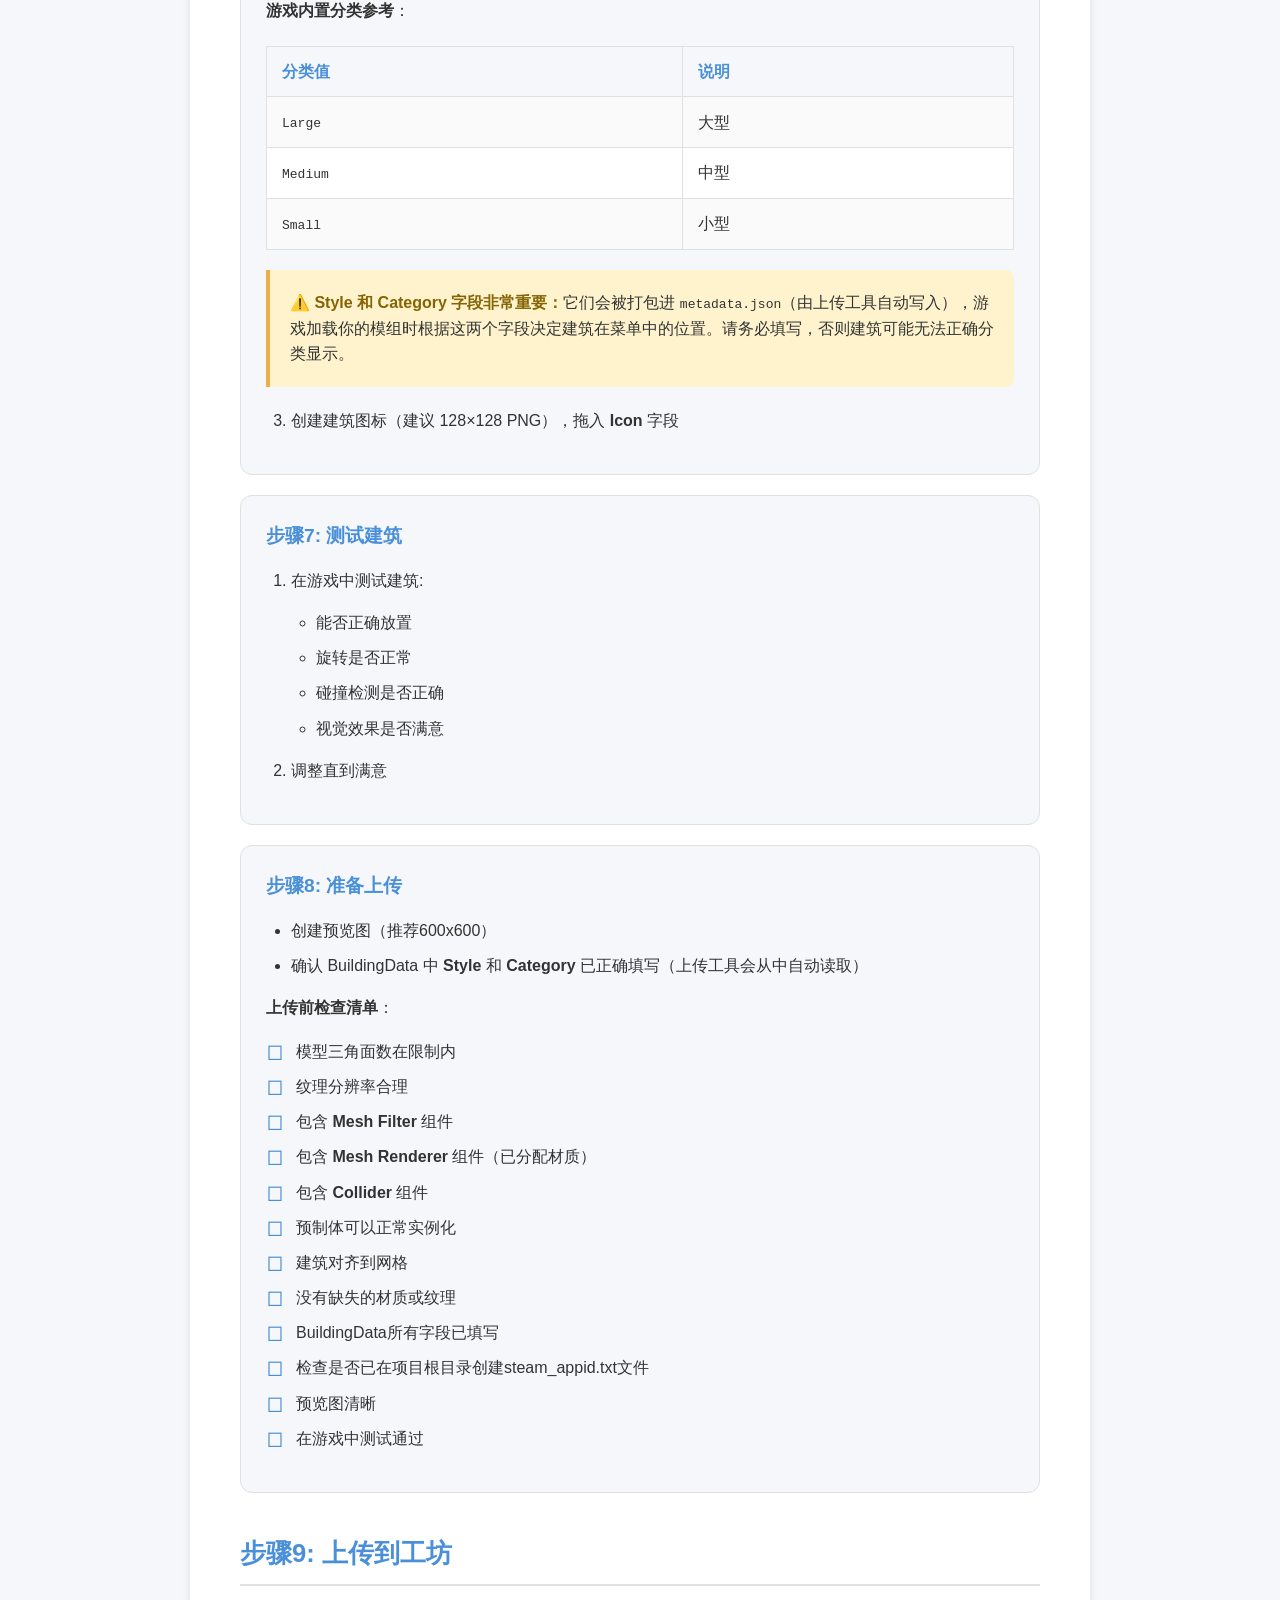
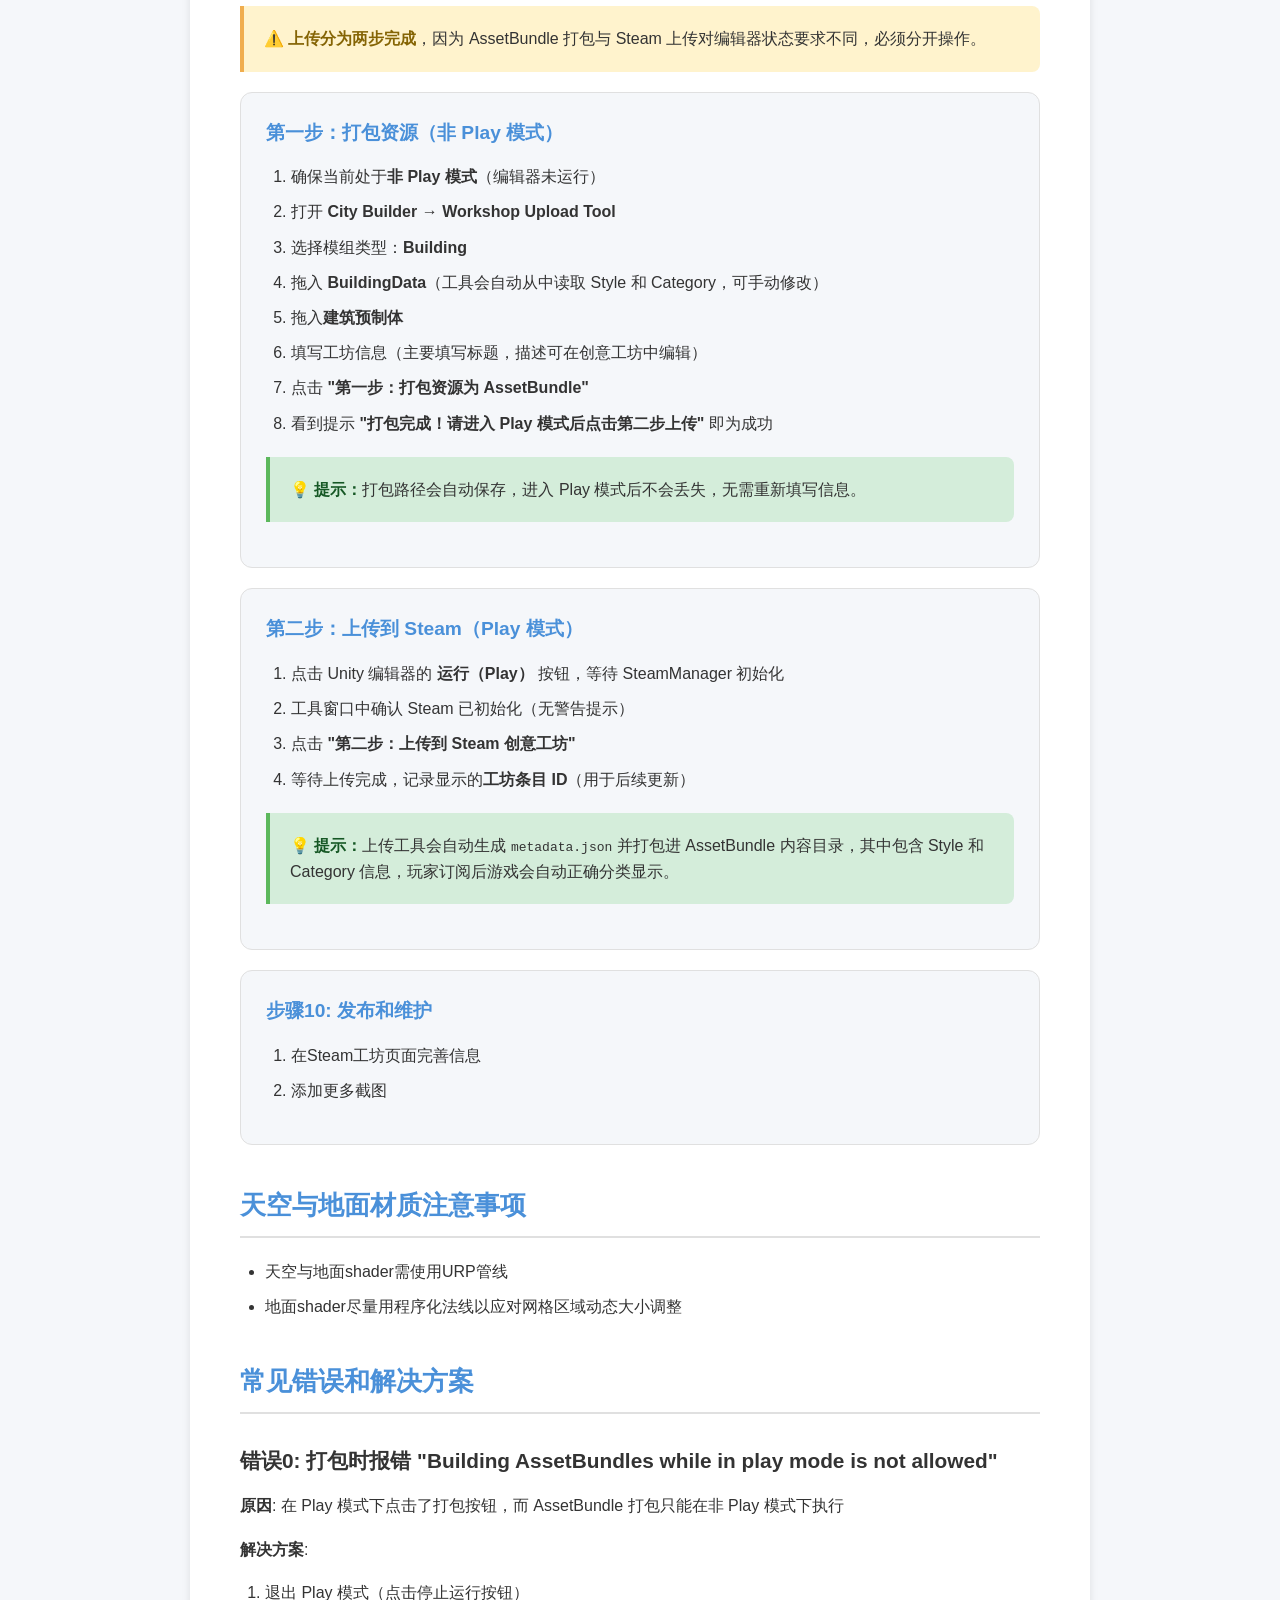
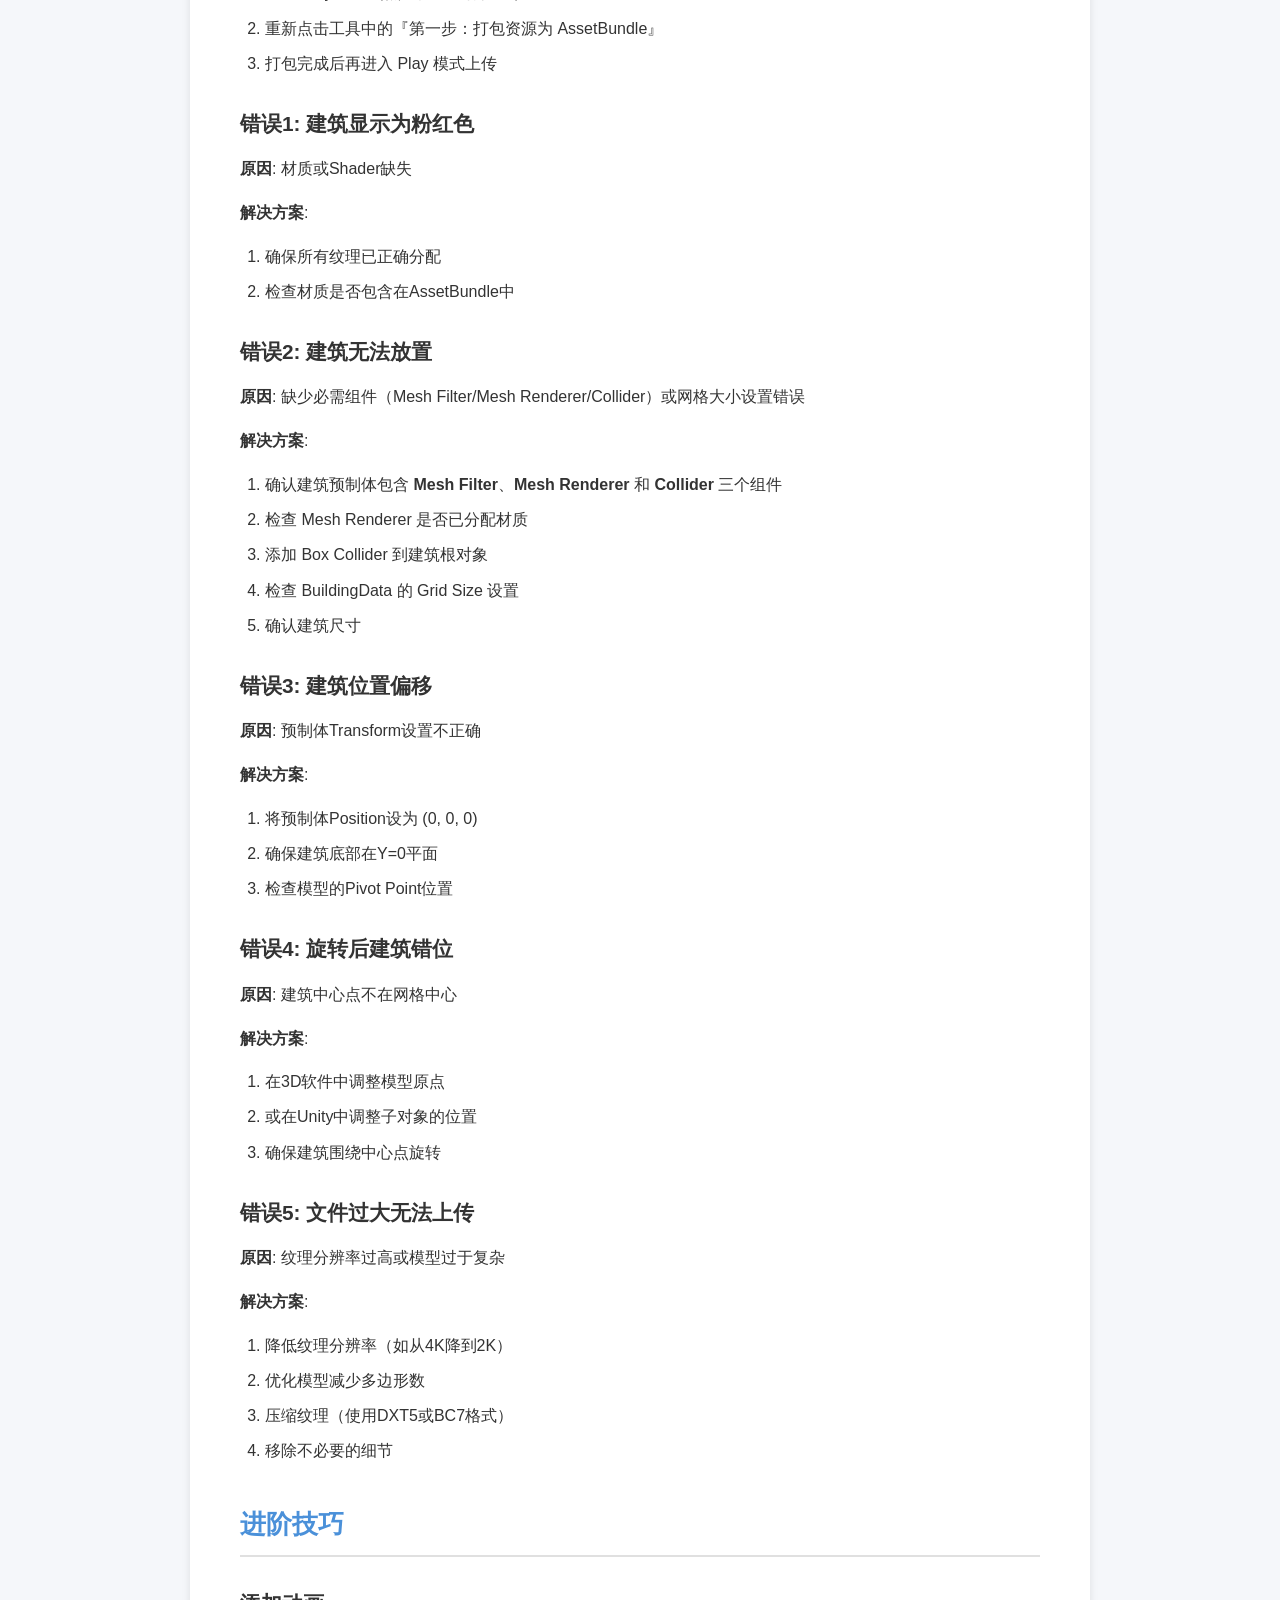
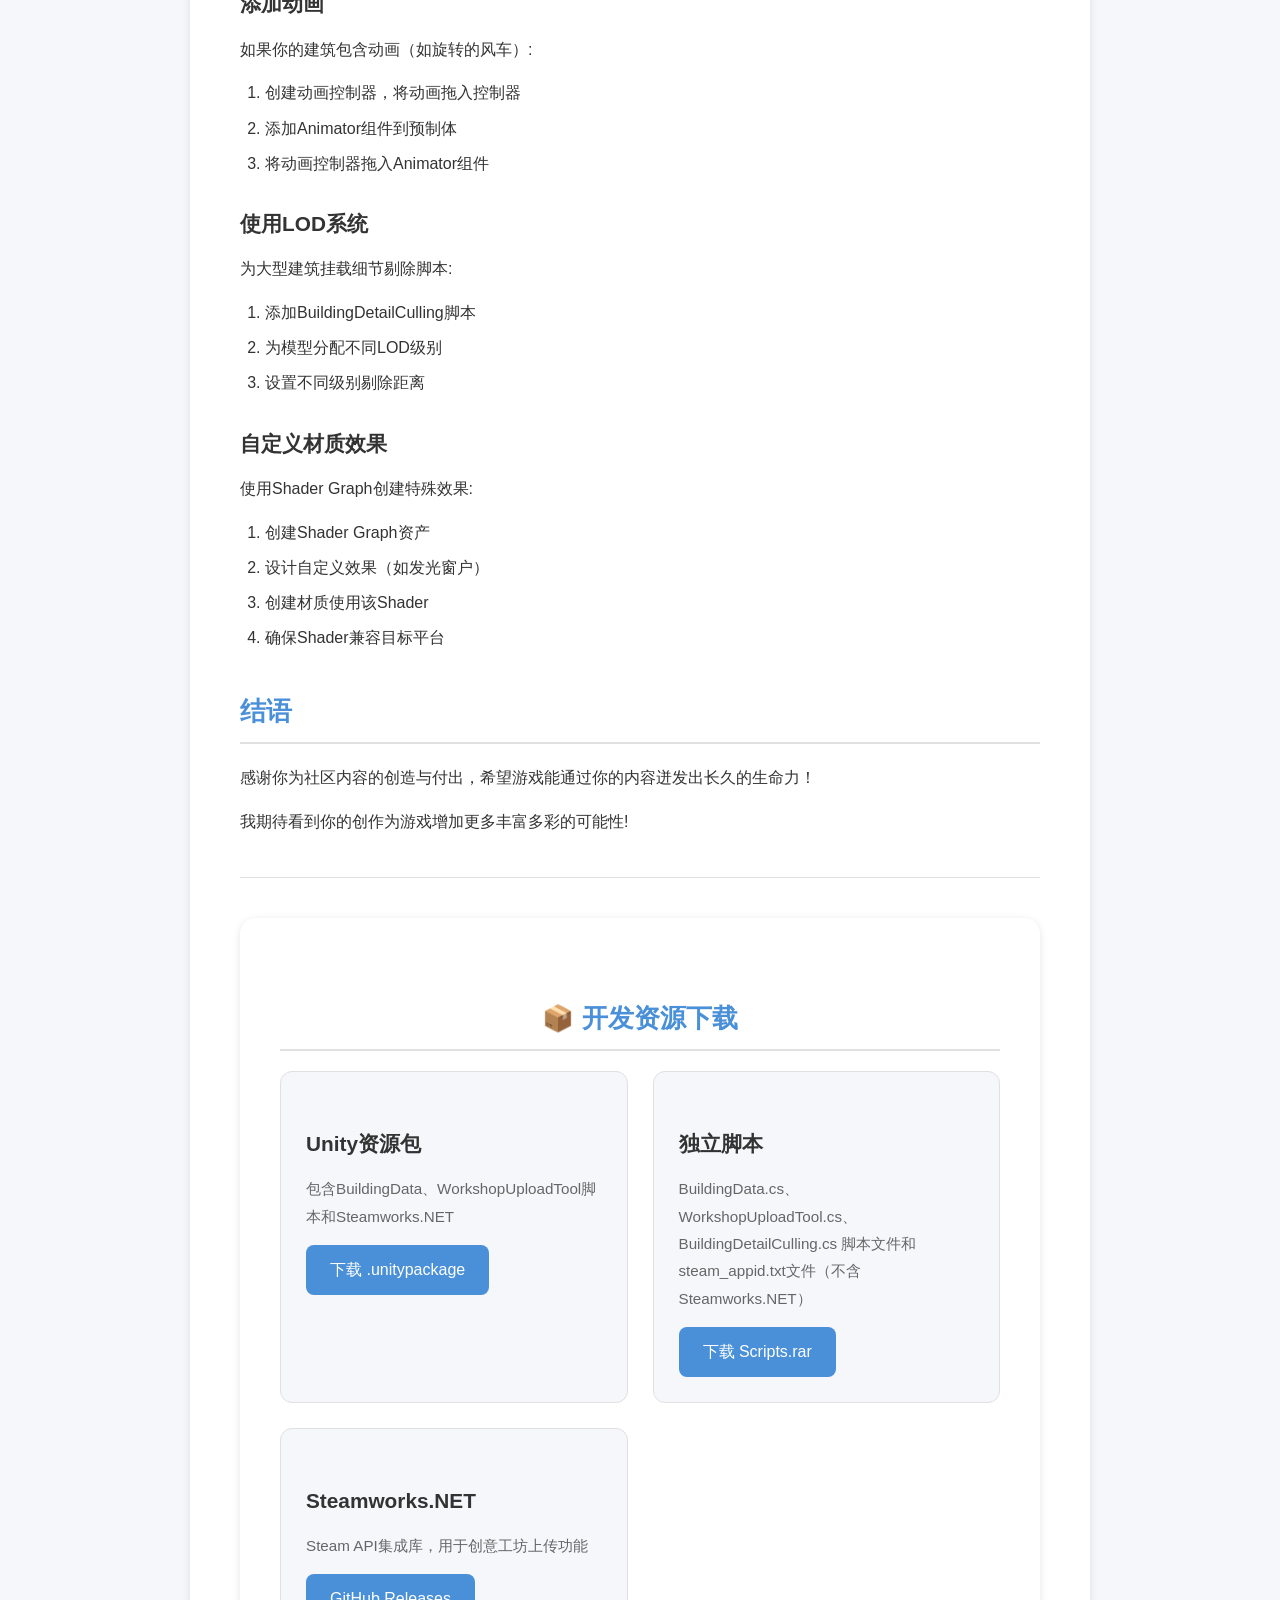
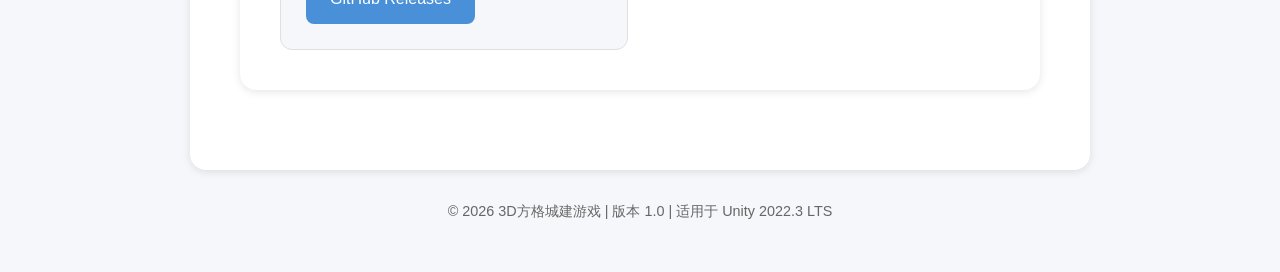
<file: zh.html>
<!DOCTYPE html>
<html lang="zh-CN">
<head>
    <meta charset="UTF-8">
    <meta name="viewport" content="width=device-width, initial-scale=1.0">
    <title>创意工坊建筑创作指南 - 简体中文</title>
    <link rel="stylesheet" href="style.css">
</head>
<body>
    <div class="container">
        <a href="index.html" class="back-link">← 返回语言选择</a>
        
        <div class="guide-container">
            <header class="guide-header">
                <h1>🏗️ 创意工坊建筑创作指南</h1>
                <p class="version">版本: 1.0 | 最后更新: 2026 | 适用于: Unity 2022.3 LTS</p>
            </header>

            <div class="guide-content">
                <p>欢迎你创作者！感谢你对创建自定义内容的兴趣！你的助理将为社区的繁荣贡献力量！本指南将帮助你创建符合规范的内容并上传到Steam创意工坊。</p>

                <h2>技术要求</h2>
                <p>上传内容依赖 <strong>BuildingData</strong>、<strong>WorkshopUploadTool</strong> 两个脚本，BuildingData用于填写建筑数据，WorkshopUploadTool用于上传。还需要拥有 <strong>Steamworks.NET</strong> 与 <strong>steam_appid.txt</strong> 文件，steam_appid.txt文件需放在Unity项目根目录并填入游戏ID：<strong>4490290</strong>，如果需要更新Steamworks.NET可在Github页面下载：</p>
                <p><a href="https://github.com/rlabrecque/Steamworks.NET/releases" target="_blank">https://github.com/rlabrecque/Steamworks.NET/releases</a></p>
                <p>将其导入Unity，在空对象上挂载Steam Manager脚本。</p>

                <div class="tip-box">
                    <strong>💡 提示：</strong>我已将上传所需的脚本与Steamworks.NET打包在Unity包文件里了，你可以使用这个包文件，也可单独下载。
                </div>

                <h3>建筑模型规范</h3>
                <div class="warning-box">
                    <strong>⚠️ 必需组件提醒：</strong>建筑预制体必须包含以下三个核心组件，缺少任何一个都会导致功能异常：
                    <ul>
                        <li><strong>Mesh Filter</strong>：显示模型网格</li>
                        <li><strong>Mesh Renderer</strong>：渲染模型（需要赋值材质）</li>
                        <li><strong>Collider</strong>（Box Collider）：用于鼠标悬停高亮、点击检测和放置碰撞判定</li>
                    </ul>
                </div>

                <h3>支持的资源格式</h3>
                <ul>
                    <li><strong>模型</strong>: FBX</li>
                    <li><strong>纹理</strong>: PNG</li>
                    <li><strong>材质</strong>: Unity URP Lit Shader</li>
                </ul>

                <h3>文件大小限制</h3>
                <ul>
                    <li>单个建筑AssetBundle: ≤ 50MB</li>
                    <li>预览图: ≤ 1MB</li>
                    <li>总下载大小: ≤ 100MB</li>
                </ul>

                <h2>建筑设计指南</h2>

                <h3>1. 尺寸规范</h3>
                <p>根据建筑占用的网格大小设计，建筑底部（地基）大小最小为长宽1米。</p>
                <p>为了建筑的网格占用能够正确计算，建筑底部大小建议使用<strong>奇数正方形</strong>，如：1×1、3×3、5×5，<strong>不建议使用偶数正方形与非正方形</strong>，如：1×2、2×2、2×3、4×4。</p>
                <p><strong>高度</strong>: 无严格限制，但建议最矮不低于0.1米</p>

                <h3>2. 视觉风格</h3>
                <p>为保持游戏一致性，建议：</p>
                <ul>
                    <li>使用LowPoly风格</li>
                    <li>确保建筑的整体比例和比例关系（游戏默认比例参照为：人高0.1米）</li>
                    <li>使用等距视角友好的设计</li>
                    <li>避免过于细小的细节（在远距离看不清）</li>
                    <li>使用清晰的轮廓和颜色对比</li>
                    <li>照顾不同角度的细节</li>
                </ul>

                <h3>3. 性能优化建议</h3>
                <ul>
                    <li>合理控制面数</li>
                    <li>透明材质（使用Alpha Test而非Alpha Blend）</li>
                </ul>

                <h2>创建流程</h2>

                <div class="step-card">
                    <h4>步骤1: 在3D软件中建模</h4>
                    <ol>
                        <li>使用Blender, Maya, 3ds Max等创建模型</li>
                        <li>确保模型原点在底部中心
                            <ul>
                                <li>✅ 正确: 建筑中心点在世界原点</li>
                                <li>❌ 错误: 建筑偏移或旋转不对齐</li>
                            </ul>
                        </li>
                        <li>应用所有变换（Scale, Rotation）</li>
                        <li>导出为FBX格式</li>
                    </ol>
                </div>

                <div class="step-card">
                    <h4>步骤2: 导入Unity</h4>
                    <ol>
                        <li>将FBX拖入Unity项目</li>
                        <li>将建筑预制体的Transform Position设为 (0, 0, 0)</li>
                        <li>确保建筑底部在Y=0平面上</li>
                        <li>建筑应朝向Z轴正方向</li>
                    </ol>
                </div>

                <div class="step-card">
                    <h4>步骤3: 设置材质和纹理</h4>
                    <ol>
                        <li>创建材质（使用URP Lit Shader）</li>
                        <li>调整材质参数</li>
                    </ol>
                </div>

                <div class="step-card">
                    <h4>步骤4: 添加必需组件</h4>
                    <p>确保建筑预制体包含以下三个<strong>必需组件</strong>：</p>
                    
                    <h4>1. Mesh Filter 和 Mesh Renderer</h4>
                    <ol>
                        <li>选择建筑根对象</li>
                        <li>确认已添加 <strong>Mesh Filter</strong> 组件（如果没有，点击 Add Component → Mesh Filter）</li>
                        <li>确认已添加 <strong>Mesh Renderer</strong> 组件</li>
                        <li>在 Mesh Renderer 中分配材质（使用 Standard 或 URP Lit Shader）</li>
                    </ol>
                    <div class="warning-box">
                        <strong>⚠️ 重要：</strong>没有 Mesh Renderer 的建筑将无法显示，也无法触发鼠标悬停高亮效果！
                    </div>

                    <h4>2. Collider</h4>
                    <ol>
                        <li>选择建筑根对象</li>
                        <li>添加 <strong>Box Collider</strong> 组件（推荐）或 <strong>Mesh Collider</strong></li>
                        <li>调整 Collider 大小覆盖整个建筑</li>
                        <li>确保 Collider 不要超出建筑范围，超出后会导致与其他建筑产生碰撞而无法放置</li>
                    </ol>
                    <div class="warning-box">
                        <strong>⚠️ 重要：</strong>Collider 是鼠标悬停高亮和点击检测的必要条件！没有 Collider 的建筑无法被玩家选中或交互。
                    </div>
                </div>

                <div class="step-card">
                    <h4>步骤5: 创建预制体</h4>
                    <ol>
                        <li>将建筑拖入Project窗口创建Prefab</li>
                        <li>命名规范: <code>{BuildingName}_Prefab</code></li>
                        <li>测试预制体可以正常实例化</li>
                    </ol>
                </div>

                <div class="step-card">
                    <h4>步骤6: 创建 BuildingData</h4>
                    <ol>
                        <li>右键 → <strong>Create → City Builder → Building Data</strong></li>
                        <li>填写以下字段：</li>
                    </ol>
                    
                    <table>
                        <tr>
                            <th>字段</th>
                            <th>说明</th>
                            <th>示例</th>
                        </tr>
                        <tr>
                            <td><strong>Building Name</strong></td>
                            <td>建筑显示名称，可以使用名称或编号</td>
                            <td>Ferriswheel、SSmbl2</td>
                        </tr>
                        <tr>
                            <td><strong>Building ID</strong></td>
                            <td>唯一标识符，建议使用风格名称加编号，也可以使用纯编号</td>
                            <td>SunsetCity_01、SSmbl2</td>
                        </tr>
                        <tr>
                            <td><strong>Style</strong>（风格）⭐</td>
                            <td><strong>决定在游戏建筑菜单哪个风格标签下显示</strong>，建议使用你的开发者名称、包名或主题名称，同一系列建筑应填写相同值</td>
                            <td>Lyon'sPack、SunsetCity</td>
                        </tr>
                        <tr>
                            <td><strong>Category</strong>（分类）⭐</td>
                            <td><strong>决定在该风格下哪个分类栏显示</strong>，可以使用游戏已有分类保证兼容，也可根据自己建筑分类填写</td>
                            <td>Large、Residential</td>
                        </tr>
                        <tr>
                            <td><strong>Grid Size</strong></td>
                            <td>建筑占用网格大小</td>
                            <td>3x3</td>
                        </tr>
                        <tr>
                            <td><strong>Can Stack</strong></td>
                            <td>用于飞行器或悬浮类物体，勾选后该物品可以放置在已经放置了其他建筑的格子里</td>
                            <td>—</td>
                        </tr>
                        <tr>
                            <td><strong>Building Prefab</strong></td>
                            <td>拖入你的建筑预制体</td>
                            <td>—</td>
                        </tr>
                    </table>

                    <p><strong>游戏内置分类参考</strong>：</p>
                    <table>
                        <tr>
                            <th>分类值</th>
                            <th>说明</th>
                        </tr>
                        <tr><td><code>Large</code></td><td>大型</td></tr>
                        <tr><td><code>Medium</code></td><td>中型</td></tr>
                        <tr><td><code>Small</code></td><td>小型</td></tr>
                    </table>

                    <div class="warning-box">
                        <strong>⚠️ Style 和 Category 字段非常重要：</strong>它们会被打包进 <code>metadata.json</code>（由上传工具自动写入），游戏加载你的模组时根据这两个字段决定建筑在菜单中的位置。请务必填写，否则建筑可能无法正确分类显示。
                    </div>

                    <ol start="3">
                        <li>创建建筑图标（建议 128×128 PNG），拖入 <strong>Icon</strong> 字段</li>
                    </ol>
                </div>

                <div class="step-card">
                    <h4>步骤7: 测试建筑</h4>
                    <ol>
                        <li>在游戏中测试建筑:
                            <ul>
                                <li>能否正确放置</li>
                                <li>旋转是否正常</li>
                                <li>碰撞检测是否正确</li>
                                <li>视觉效果是否满意</li>
                            </ul>
                        </li>
                        <li>调整直到满意</li>
                    </ol>
                </div>

                <div class="step-card">
                    <h4>步骤8: 准备上传</h4>
                    <ul>
                        <li>创建预览图（推荐600x600）</li>
                        <li>确认 BuildingData 中 <strong>Style</strong> 和 <strong>Category</strong> 已正确填写（上传工具会从中自动读取）</li>
                    </ul>
                    
                    <p><strong>上传前检查清单</strong>：</p>
                    <ul class="checklist">
                        <li>模型三角面数在限制内</li>
                        <li>纹理分辨率合理</li>
                        <li>包含 <strong>Mesh Filter</strong> 组件</li>
                        <li>包含 <strong>Mesh Renderer</strong> 组件（已分配材质）</li>
                        <li>包含 <strong>Collider</strong> 组件</li>
                        <li>预制体可以正常实例化</li>
                        <li>建筑对齐到网格</li>
                        <li>没有缺失的材质或纹理</li>
                        <li>BuildingData所有字段已填写</li>
                        <li>检查是否已在项目根目录创建steam_appid.txt文件</li>
                        <li>预览图清晰</li>
                        <li>在游戏中测试通过</li>
                    </ul>
                </div>

                <h2>步骤9: 上传到工坊</h2>
                <div class="warning-box">
                    <strong>⚠️ 上传分为两步完成</strong>，因为 AssetBundle 打包与 Steam 上传对编辑器状态要求不同，必须分开操作。
                </div>

                <div class="step-card">
                    <h4>第一步：打包资源（非 Play 模式）</h4>
                    <ol>
                        <li>确保当前处于<strong>非 Play 模式</strong>（编辑器未运行）</li>
                        <li>打开 <strong>City Builder → Workshop Upload Tool</strong></li>
                        <li>选择模组类型：<strong>Building</strong></li>
                        <li>拖入 <strong>BuildingData</strong>（工具会自动从中读取 Style 和 Category，可手动修改）</li>
                        <li>拖入<strong>建筑预制体</strong></li>
                        <li>填写工坊信息（主要填写标题，描述可在创意工坊中编辑）</li>
                        <li>点击 <strong>"第一步：打包资源为 AssetBundle"</strong></li>
                        <li>看到提示 <strong>"打包完成！请进入 Play 模式后点击第二步上传"</strong> 即为成功</li>
                    </ol>
                    <div class="tip-box">
                        <strong>💡 提示：</strong>打包路径会自动保存，进入 Play 模式后不会丢失，无需重新填写信息。
                    </div>
                </div>

                <div class="step-card">
                    <h4>第二步：上传到 Steam（Play 模式）</h4>
                    <ol>
                        <li>点击 Unity 编辑器的 <strong>运行（Play）</strong> 按钮，等待 SteamManager 初始化</li>
                        <li>工具窗口中确认 Steam 已初始化（无警告提示）</li>
                        <li>点击 <strong>"第二步：上传到 Steam 创意工坊"</strong></li>
                        <li>等待上传完成，记录显示的<strong>工坊条目 ID</strong>（用于后续更新）</li>
                    </ol>
                    <div class="tip-box">
                        <strong>💡 提示：</strong>上传工具会自动生成 <code>metadata.json</code> 并打包进 AssetBundle 内容目录，其中包含 Style 和 Category 信息，玩家订阅后游戏会自动正确分类显示。
                    </div>
                </div>

                <div class="step-card">
                    <h4>步骤10: 发布和维护</h4>
                    <ol>
                        <li>在Steam工坊页面完善信息</li>
                        <li>添加更多截图</li>
                    </ol>
                </div>

                <h2>天空与地面材质注意事项</h2>
                <ul>
                    <li>天空与地面shader需使用URP管线</li>
                    <li>地面shader尽量用程序化法线以应对网格区域动态大小调整</li>
                </ul>

                <h2>常见错误和解决方案</h2>

                <h3>错误0: 打包时报错 "Building AssetBundles while in play mode is not allowed"</h3>
                <p><strong>原因</strong>: 在 Play 模式下点击了打包按钮，而 AssetBundle 打包只能在非 Play 模式下执行</p>
                <p><strong>解决方案</strong>:</p>
                <ol>
                    <li>退出 Play 模式（点击停止运行按钮）</li>
                    <li>重新点击工具中的『第一步：打包资源为 AssetBundle』</li>
                    <li>打包完成后再进入 Play 模式上传</li>
                </ol>

                <h3>错误1: 建筑显示为粉红色</h3>
                <p><strong>原因</strong>: 材质或Shader缺失</p>
                <p><strong>解决方案</strong>:</p>
                <ol>
                    <li>确保所有纹理已正确分配</li>
                    <li>检查材质是否包含在AssetBundle中</li>
                </ol>

                <h3>错误2: 建筑无法放置</h3>
                <p><strong>原因</strong>: 缺少必需组件（Mesh Filter/Mesh Renderer/Collider）或网格大小设置错误</p>
                <p><strong>解决方案</strong>:</p>
                <ol>
                    <li>确认建筑预制体包含 <strong>Mesh Filter</strong>、<strong>Mesh Renderer</strong> 和 <strong>Collider</strong> 三个组件</li>
                    <li>检查 Mesh Renderer 是否已分配材质</li>
                    <li>添加 Box Collider 到建筑根对象</li>
                    <li>检查 BuildingData 的 Grid Size 设置</li>
                    <li>确认建筑尺寸</li>
                </ol>

                <h3>错误3: 建筑位置偏移</h3>
                <p><strong>原因</strong>: 预制体Transform设置不正确</p>
                <p><strong>解决方案</strong>:</p>
                <ol>
                    <li>将预制体Position设为 (0, 0, 0)</li>
                    <li>确保建筑底部在Y=0平面</li>
                    <li>检查模型的Pivot Point位置</li>
                </ol>

                <h3>错误4: 旋转后建筑错位</h3>
                <p><strong>原因</strong>: 建筑中心点不在网格中心</p>
                <p><strong>解决方案</strong>:</p>
                <ol>
                    <li>在3D软件中调整模型原点</li>
                    <li>或在Unity中调整子对象的位置</li>
                    <li>确保建筑围绕中心点旋转</li>
                </ol>

                <h3>错误5: 文件过大无法上传</h3>
                <p><strong>原因</strong>: 纹理分辨率过高或模型过于复杂</p>
                <p><strong>解决方案</strong>:</p>
                <ol>
                    <li>降低纹理分辨率（如从4K降到2K）</li>
                    <li>优化模型减少多边形数</li>
                    <li>压缩纹理（使用DXT5或BC7格式）</li>
                    <li>移除不必要的细节</li>
                </ol>

                <h2>进阶技巧</h2>

                <h3>添加动画</h3>
                <p>如果你的建筑包含动画（如旋转的风车）:</p>
                <ol>
                    <li>创建动画控制器，将动画拖入控制器</li>
                    <li>添加Animator组件到预制体</li>
                    <li>将动画控制器拖入Animator组件</li>
                </ol>

                <h3>使用LOD系统</h3>
                <p>为大型建筑挂载细节剔除脚本:</p>
                <ol>
                    <li>添加BuildingDetailCulling脚本</li>
                    <li>为模型分配不同LOD级别</li>
                    <li>设置不同级别剔除距离</li>
                </ol>

                <h3>自定义材质效果</h3>
                <p>使用Shader Graph创建特殊效果:</p>
                <ol>
                    <li>创建Shader Graph资产</li>
                    <li>设计自定义效果（如发光窗户）</li>
                    <li>创建材质使用该Shader</li>
                    <li>确保Shader兼容目标平台</li>
                </ol>

                <h2>结语</h2>
                <p>感谢你为社区内容的创造与付出，希望游戏能通过你的内容迸发出长久的生命力！</p>
                <p>我期待看到你的创作为游戏增加更多丰富多彩的可能性!</p>

                <hr style="margin: 40px 0; border: none; border-top: 1px solid var(--border-color);">
                
                <div class="downloads-section" style="margin-top: 40px;">
                    <h2>📦 开发资源下载</h2>
                    <div class="download-grid">
                        <div class="download-card">
                            <h3>Unity资源包</h3>
                            <p>包含BuildingData、WorkshopUploadTool脚本和Steamworks.NET</p>
                            <a href="https://github.com/dennianp98/gridrealm-workshop-creator-guide/blob/main/WorkshopUpload.unitypackage" class="btn-download">下载 .unitypackage</a>
                        </div>
                        <div class="download-card">
                            <h3>独立脚本</h3>
                            <p>BuildingData.cs、WorkshopUploadTool.cs、BuildingDetailCulling.cs 脚本文件和steam_appid.txt文件（不含Steamworks.NET）</p>
                            <a href="https://github.com/dennianp98/gridrealm-workshop-creator-guide/blob/main/Scripts.rar" class="btn-download">下载 Scripts.rar</a>
                        </div>
                        <div class="download-card">
                            <h3>Steamworks.NET</h3>
                            <p>Steam API集成库，用于创意工坊上传功能</p>
                            <a href="https://github.com/rlabrecque/Steamworks.NET/releases" target="_blank" class="btn-download">GitHub Releases</a>
                        </div>
                    </div>
                </div>
            </div>
        </div>

        <footer>
            <p>© 2026 3D方格城建游戏 | 版本 1.0 | 适用于 Unity 2022.3 LTS</p>
        </footer>
    </div>
</body>
</html>
</file>
<file: style.css>
/* 基础样式重置 */
* {
    margin: 0;
    padding: 0;
    box-sizing: border-box;
}

:root {
    --primary-color: #4a90d9;
    --primary-dark: #357abd;
    --secondary-color: #5cb85c;
    --warning-color: #f0ad4e;
    --danger-color: #d9534f;
    --bg-color: #f5f7fa;
    --card-bg: #ffffff;
    --text-primary: #333333;
    --text-secondary: #666666;
    --border-color: #e0e0e0;
    --shadow: 0 2px 8px rgba(0, 0, 0, 0.1);
    --shadow-hover: 0 4px 16px rgba(0, 0, 0, 0.15);
}

body {
    font-family: -apple-system, BlinkMacSystemFont, 'Segoe UI', 'PingFang SC', 'Hiragino Sans GB', 'Microsoft YaHei', sans-serif;
    background-color: var(--bg-color);
    color: var(--text-primary);
    line-height: 1.6;
}

.container {
    max-width: 1200px;
    margin: 0 auto;
    padding: 20px;
}

/* 引导页样式 */
.hero {
    text-align: center;
    padding: 60px 20px;
    background: linear-gradient(135deg, var(--primary-color) 0%, var(--primary-dark) 100%);
    border-radius: 16px;
    color: white;
    margin-bottom: 40px;
}

.hero h1 {
    font-size: 2.5rem;
    margin-bottom: 10px;
}

.hero .subtitle {
    font-size: 1.2rem;
    opacity: 0.9;
    margin-bottom: 15px;
}

.hero .description {
    font-size: 1rem;
    opacity: 0.85;
}

/* 语言选择网格 */
.language-grid {
    display: grid;
    grid-template-columns: repeat(auto-fit, minmax(200px, 1fr));
    gap: 20px;
    margin-bottom: 50px;
}

.language-card {
    display: flex;
    flex-direction: column;
    align-items: center;
    padding: 30px 20px;
    background: var(--card-bg);
    border-radius: 12px;
    text-decoration: none;
    color: var(--text-primary);
    box-shadow: var(--shadow);
    transition: all 0.3s ease;
    border: 2px solid transparent;
}

.language-card:hover {
    transform: translateY(-5px);
    box-shadow: var(--shadow-hover);
    border-color: var(--primary-color);
}

.language-card.primary {
    border-color: var(--primary-color);
    background: linear-gradient(135deg, #f0f7ff 0%, #ffffff 100%);
}

.language-card .flag {
    font-size: 3rem;
    margin-bottom: 15px;
}

.language-card h2 {
    font-size: 1.3rem;
    margin-bottom: 5px;
}

.language-card p {
    color: var(--text-secondary);
    font-size: 0.9rem;
}

/* 下载区域 */
.downloads-section {
    background: var(--card-bg);
    padding: 40px;
    border-radius: 16px;
    box-shadow: var(--shadow);
    margin-bottom: 40px;
}

.downloads-section h2 {
    text-align: center;
    margin-bottom: 30px;
    font-size: 1.8rem;
}

.download-grid {
    display: grid;
    grid-template-columns: repeat(auto-fit, minmax(300px, 1fr));
    gap: 25px;
}

.download-card {
    padding: 25px;
    background: var(--bg-color);
    border-radius: 12px;
    border: 1px solid var(--border-color);
}

.download-card h3 {
    margin-bottom: 10px;
    color: var(--primary-color);
}

.download-card p {
    color: var(--text-secondary);
    margin-bottom: 15px;
    font-size: 0.95rem;
}

.btn-download {
    display: inline-block;
    padding: 12px 24px;
    background: var(--primary-color);
    color: white;
    text-decoration: none;
    border-radius: 8px;
    font-weight: 500;
    transition: background 0.3s ease;
}

.btn-download:hover {
    background: var(--primary-dark);
}

/* 页脚 */
footer {
    text-align: center;
    padding: 30px;
    color: var(--text-secondary);
    font-size: 0.9rem;
}

/* ========== 内容页样式 ========== */
.guide-container {
    max-width: 900px;
    margin: 0 auto;
    background: var(--card-bg);
    padding: 40px 50px;
    border-radius: 16px;
    box-shadow: var(--shadow);
}

.guide-header {
    text-align: center;
    padding-bottom: 30px;
    border-bottom: 2px solid var(--border-color);
    margin-bottom: 40px;
}

.guide-header h1 {
    font-size: 2.2rem;
    color: var(--primary-color);
    margin-bottom: 10px;
}

.guide-header .version {
    color: var(--text-secondary);
    font-size: 0.95rem;
}

.back-link {
    display: inline-flex;
    align-items: center;
    color: var(--primary-color);
    text-decoration: none;
    margin-bottom: 20px;
    font-weight: 500;
}

.back-link:hover {
    text-decoration: underline;
}

/* 内容样式 */
.guide-content h2 {
    font-size: 1.6rem;
    color: var(--primary-color);
    margin: 40px 0 20px;
    padding-bottom: 10px;
    border-bottom: 2px solid var(--border-color);
}

.guide-content h3 {
    font-size: 1.3rem;
    color: var(--text-primary);
    margin: 30px 0 15px;
}

.guide-content h4 {
    font-size: 1.1rem;
    color: var(--text-secondary);
    margin: 20px 0 10px;
}

.guide-content p {
    margin-bottom: 15px;
    line-height: 1.8;
}

.guide-content ul,
.guide-content ol {
    margin: 15px 0 15px 25px;
}

.guide-content li {
    margin-bottom: 8px;
    line-height: 1.7;
}

/* 警告框 */
.warning-box {
    background: #fff3cd;
    border-left: 4px solid var(--warning-color);
    padding: 20px;
    margin: 20px 0;
    border-radius: 0 8px 8px 0;
}

.warning-box strong {
    color: #856404;
}

.tip-box {
    background: #d4edda;
    border-left: 4px solid var(--secondary-color);
    padding: 20px;
    margin: 20px 0;
    border-radius: 0 8px 8px 0;
}

.tip-box strong {
    color: #155724;
}

/* 表格样式 */
.guide-content table {
    width: 100%;
    border-collapse: collapse;
    margin: 20px 0;
    background: var(--card-bg);
}

.guide-content th,
.guide-content td {
    padding: 12px 15px;
    text-align: left;
    border: 1px solid var(--border-color);
}

.guide-content th {
    background: var(--bg-color);
    font-weight: 600;
    color: var(--primary-color);
}

.guide-content tr:nth-child(even) {
    background: #fafafa;
}

/* 代码块 */
.code-block {
    background: #2d2d2d;
    color: #f8f8f2;
    padding: 20px;
    border-radius: 8px;
    overflow-x: auto;
    font-family: 'Consolas', 'Monaco', monospace;
    font-size: 0.9rem;
    margin: 15px 0;
}

/* 复选框列表 */
.checklist {
    list-style: none;
    margin-left: 0 !important;
}

.checklist li {
    padding-left: 30px;
    position: relative;
}

.checklist li::before {
    content: "☐";
    position: absolute;
    left: 0;
    color: var(--primary-color);
    font-size: 1.2rem;
}

/* 步骤卡片 */
.step-card {
    background: var(--bg-color);
    border-radius: 12px;
    padding: 25px;
    margin: 20px 0;
    border: 1px solid var(--border-color);
}

.step-card h4 {
    color: var(--primary-color);
    margin-top: 0;
    font-size: 1.2rem;
}

/* 图片容器 */
.image-container {
    text-align: center;
    margin: 25px 0;
    padding: 20px;
    background: var(--bg-color);
    border-radius: 12px;
}

.image-container img {
    max-width: 100%;
    height: auto;
    border-radius: 8px;
    box-shadow: var(--shadow);
}

.image-caption {
    margin-top: 10px;
    color: var(--text-secondary);
    font-size: 0.9rem;
}

/* 响应式设计 */
@media (max-width: 768px) {
    .hero h1 {
        font-size: 1.8rem;
    }
    
    .language-grid {
        grid-template-columns: repeat(2, 1fr);
        gap: 15px;
    }
    
    .language-card {
        padding: 20px 15px;
    }
    
    .language-card .flag {
        font-size: 2rem;
    }
    
    .guide-container {
        padding: 25px;
    }
    
    .downloads-section {
        padding: 25px;
    }
}

@media (max-width: 480px) {
    .language-grid {
        grid-template-columns: 1fr;
    }
    
    .download-grid {
        grid-template-columns: 1fr;
    }
}
</file>
